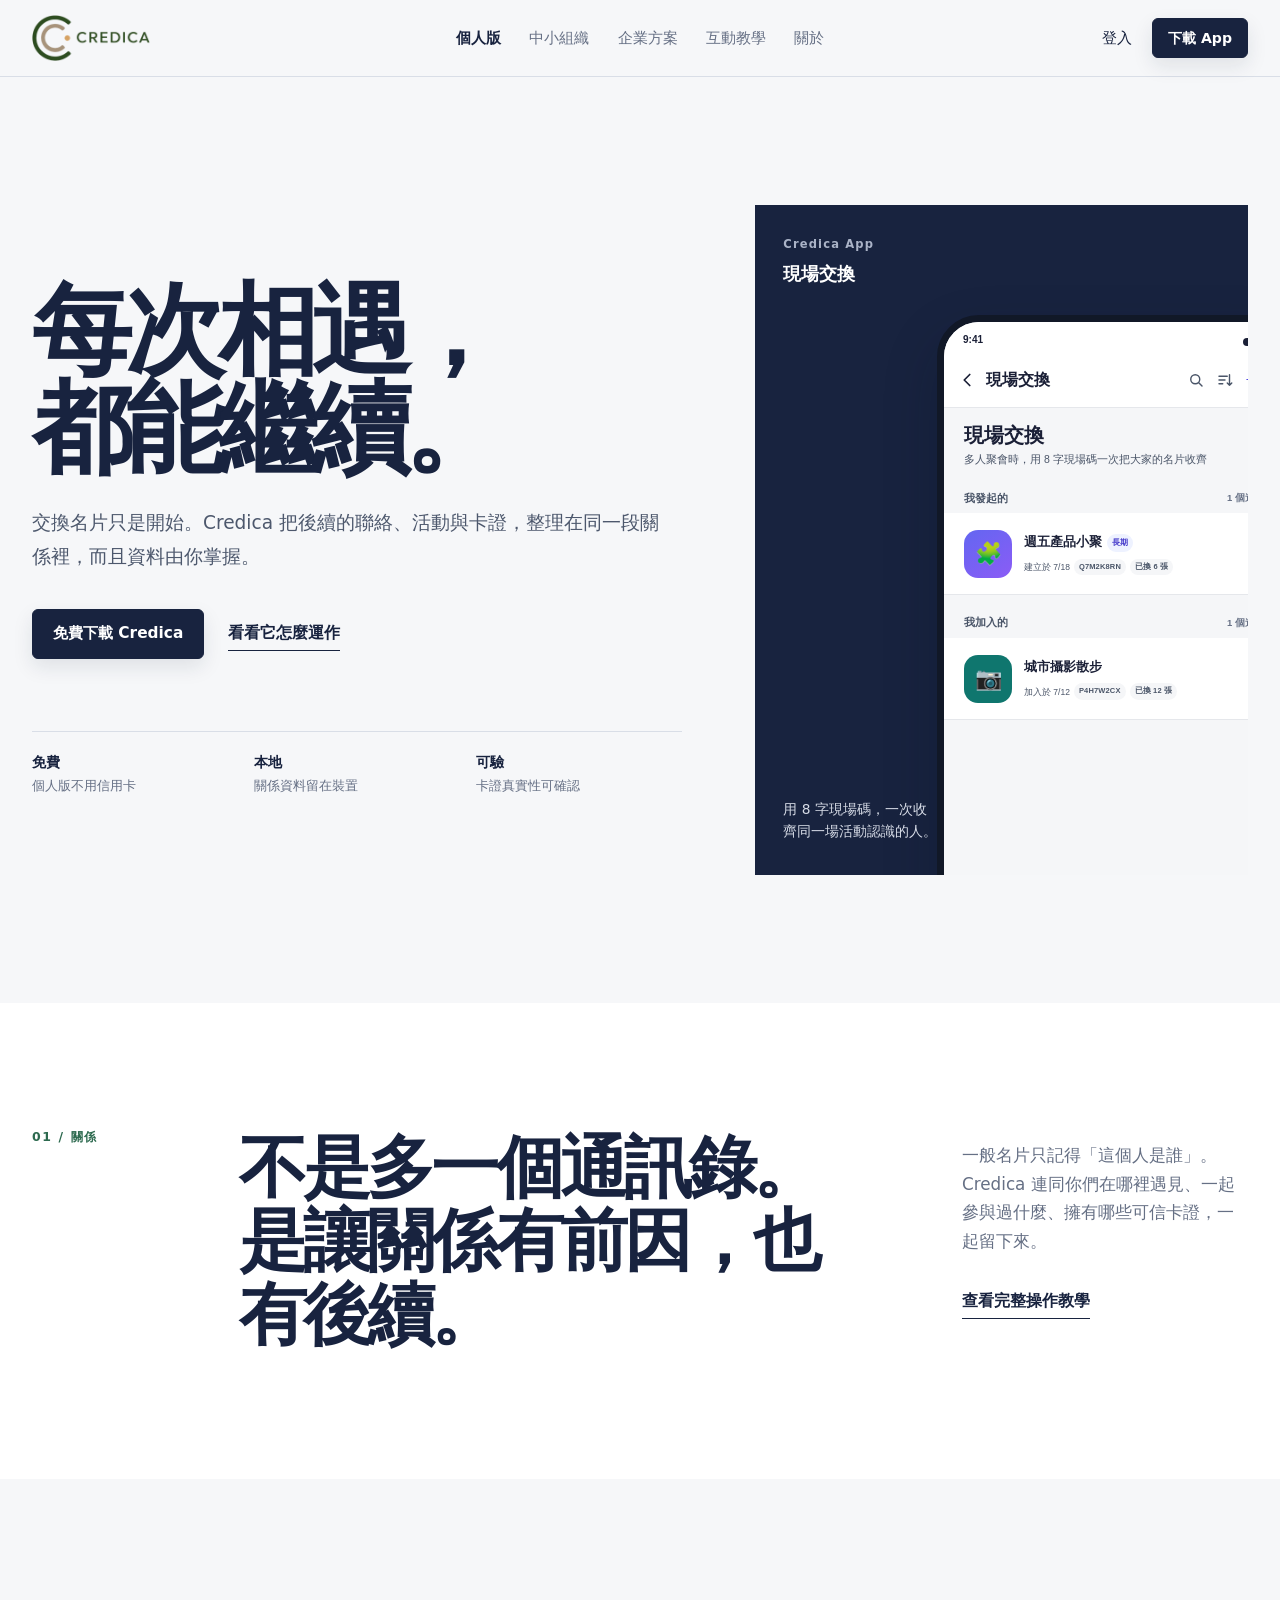
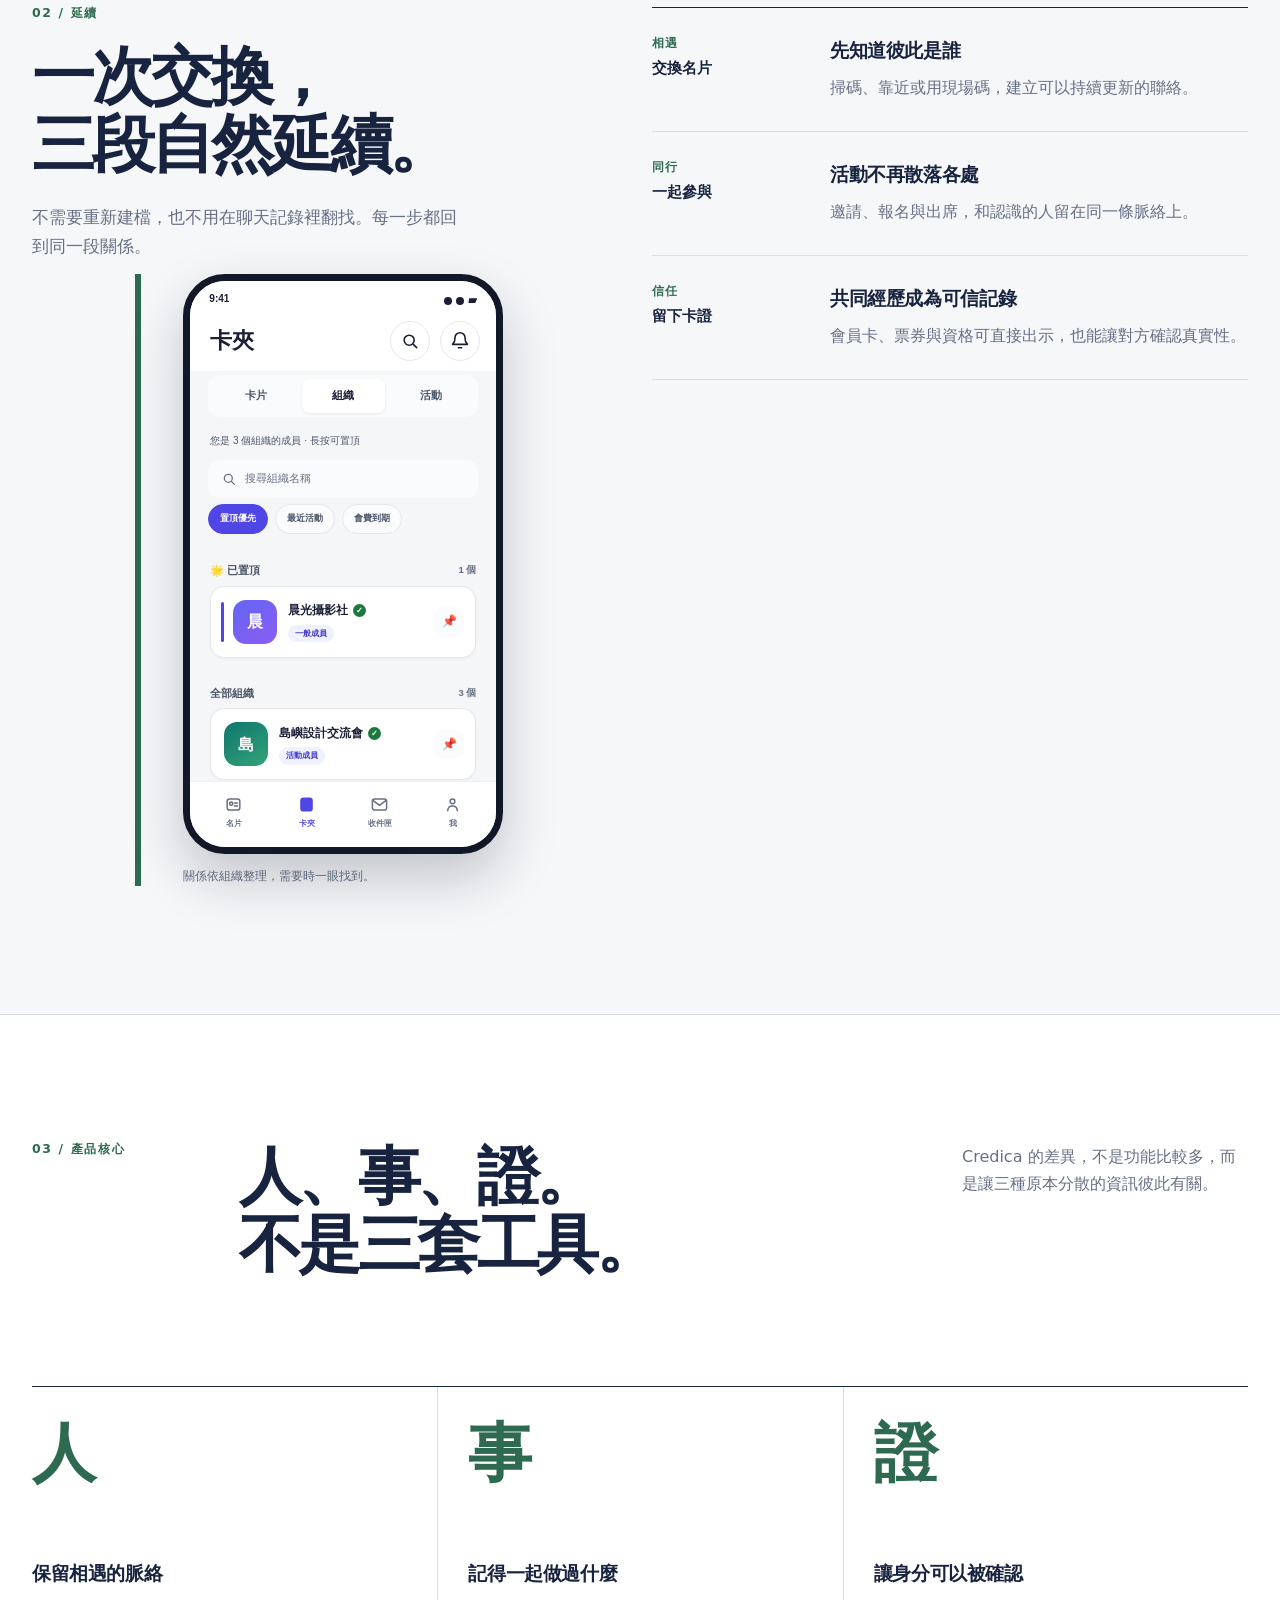
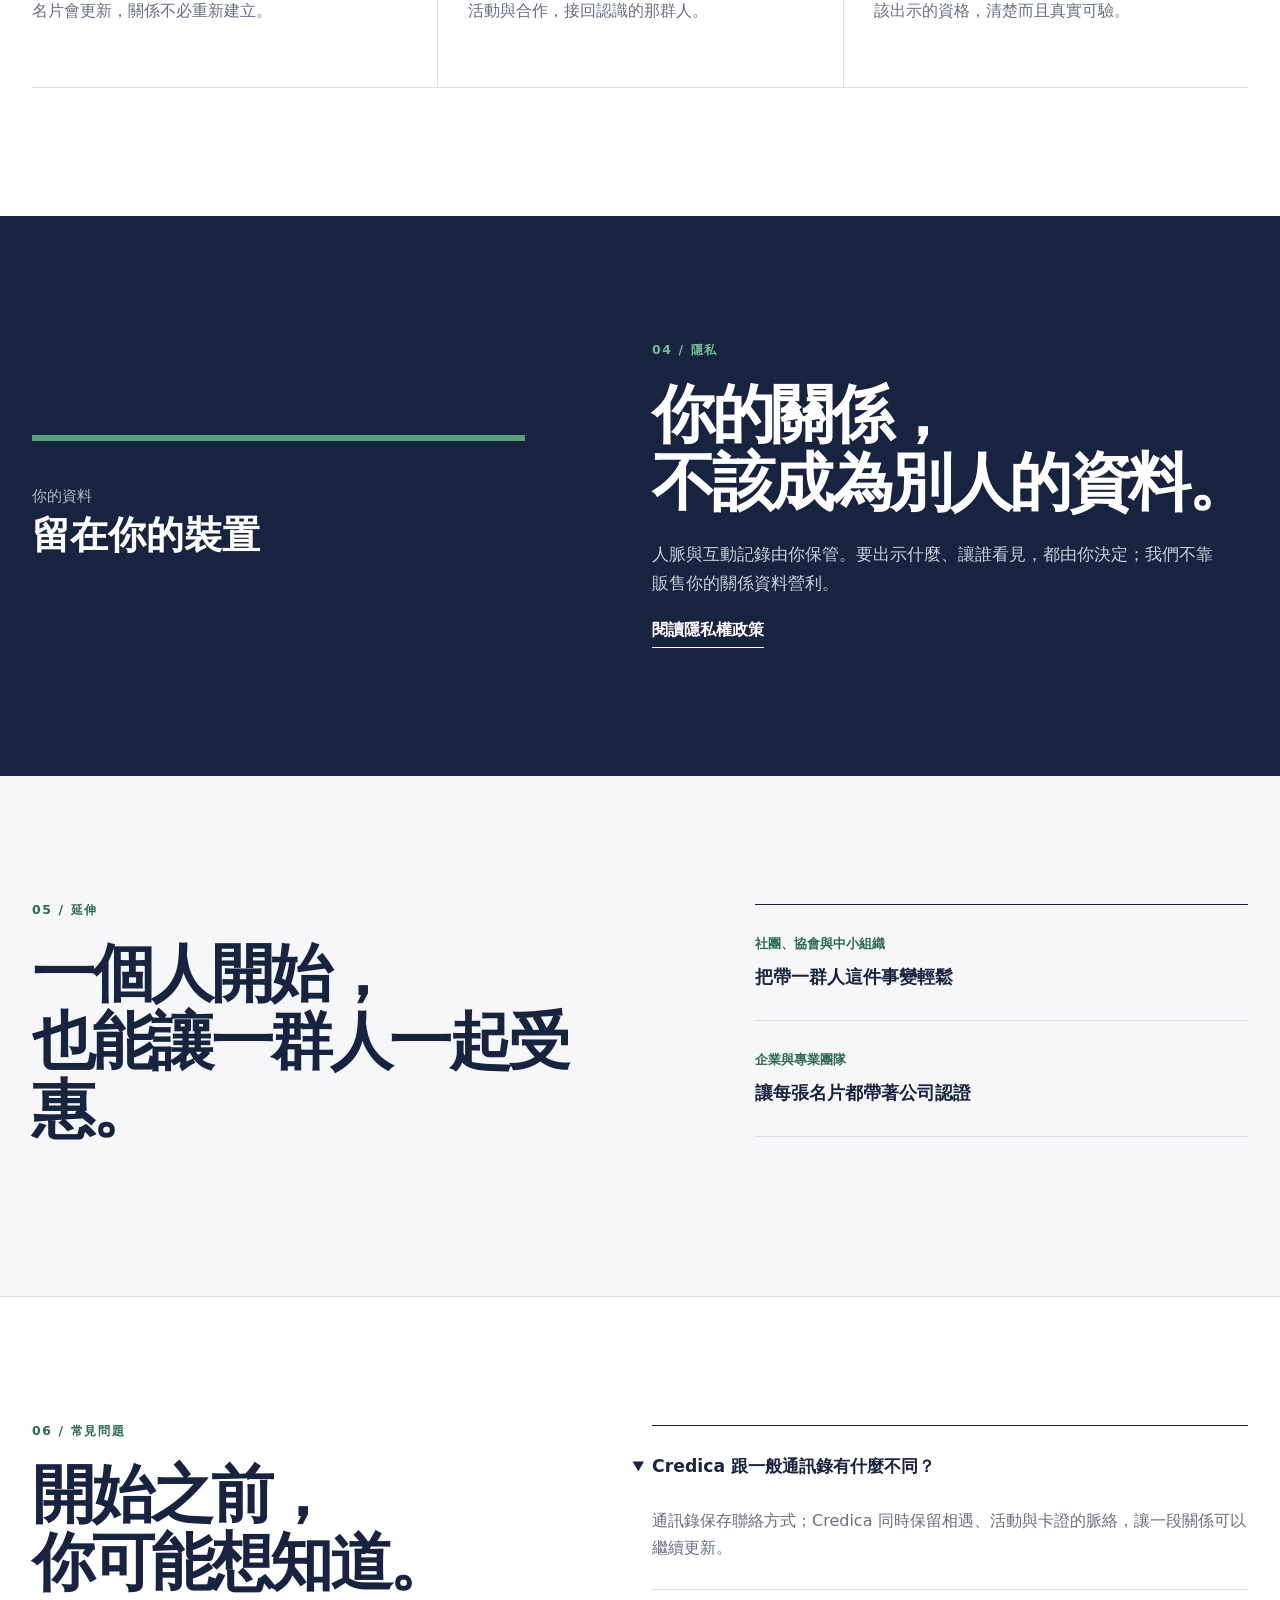
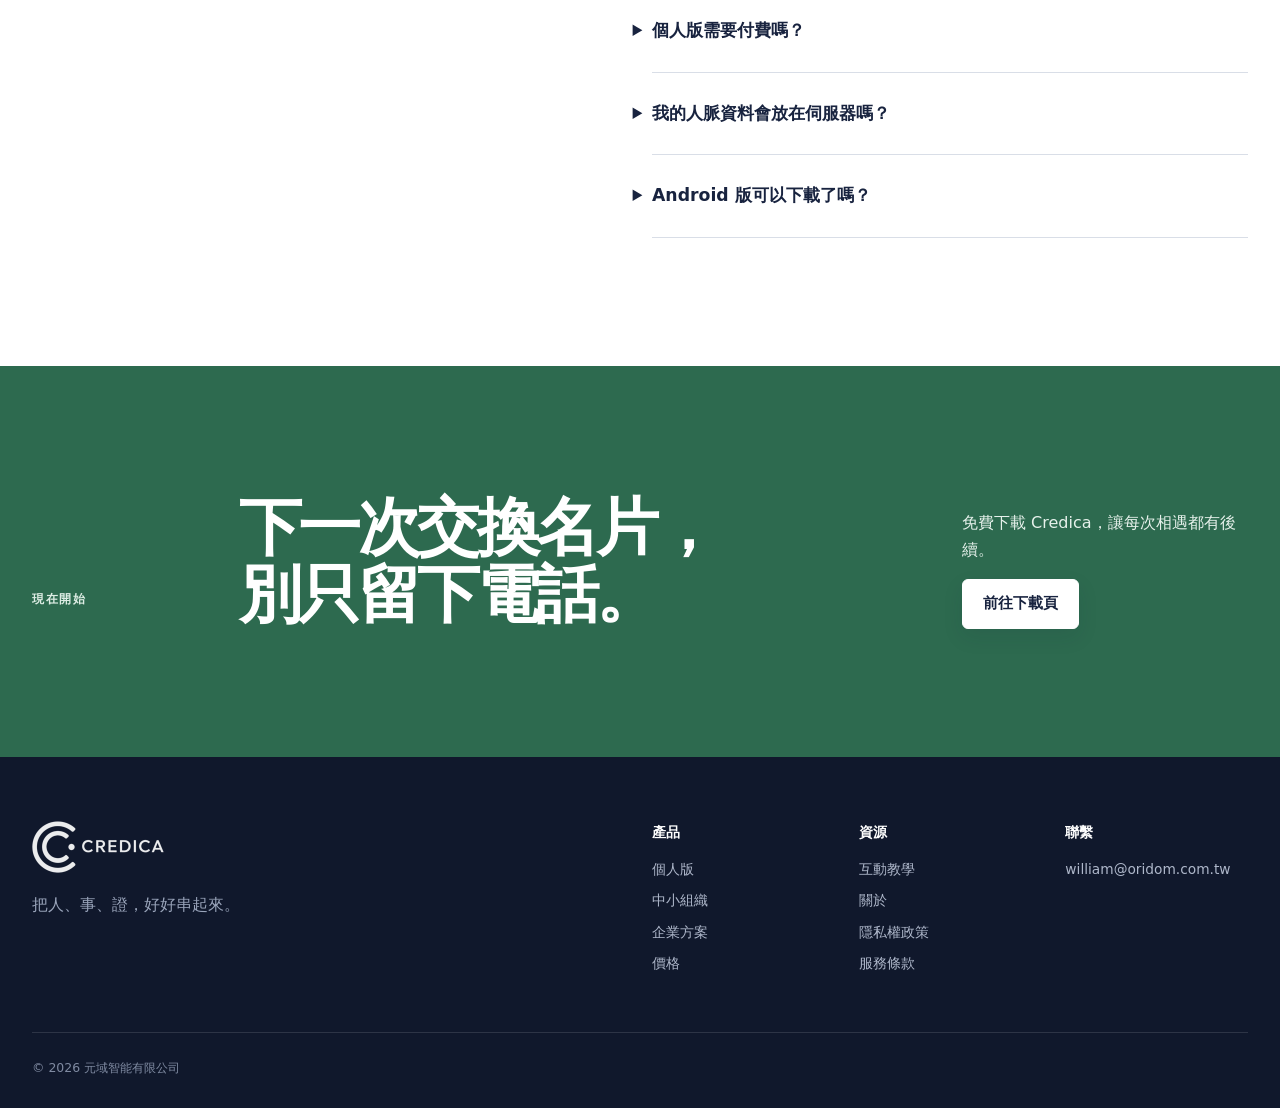
<file: index.html>
<!doctype html>
<html lang="zh-Hant-TW">
<head>
  <meta charset="utf-8">
  <meta name="viewport" content="width=device-width, initial-scale=1">
  <title>Credica — 每次相遇，都能繼續</title>
  <meta name="description" content="交換名片只是開始。Credica 把後續的聯絡、活動與卡證整理在同一段關係裡，而且資料由你掌握。">
  <meta name="robots" content="index, follow, max-image-preview:large, max-snippet:-1, max-video-preview:-1">
  <link rel="canonical" href="https://credica.app/">
  <link rel="alternate" hreflang="zh-TW" href="https://credica.app/">
  <link rel="alternate" hreflang="x-default" href="https://credica.app/">
  <link rel="icon" type="image/svg+xml" href="credica-mark.svg">
  <link rel="icon" type="image/png" sizes="32x32" href="favicon-32.png">
  <link rel="icon" type="image/png" sizes="16x16" href="favicon-16.png">
  <link rel="apple-touch-icon" sizes="180x180" href="apple-touch-icon.png">
  <meta property="og:title" content="Credica — 每次相遇，都能繼續">
  <meta property="og:description" content="把後續的聯絡、活動與卡證，整理在同一段關係裡。">
  <meta property="og:type" content="website">
  <meta property="og:site_name" content="Credica">
  <meta property="og:url" content="https://credica.app/">
  <meta property="og:image" content="https://credica.app/og-image.png">
  <meta property="og:image:width" content="1200">
  <meta property="og:image:height" content="630">
  <meta property="og:locale" content="zh_TW">
  <meta name="twitter:card" content="summary_large_image">
  <meta name="twitter:title" content="Credica — 每次相遇，都能繼續">
  <meta name="twitter:description" content="把後續的聯絡、活動與卡證，整理在同一段關係裡。">
  <meta name="twitter:image" content="https://credica.app/og-image.png">
  <script type="application/ld+json">
  {
    "@context": "https://schema.org",
    "@graph": [
      {
        "@type": "Organization",
        "@id": "https://credica.app/#organization",
        "name": "元域智能有限公司",
        "alternateName": "Credica",
        "url": "https://credica.app/",
        "logo": "https://credica.app/credica-mark.svg",
        "email": "william@oridom.com.tw"
      },
      {
        "@type": "WebSite",
        "@id": "https://credica.app/#website",
        "url": "https://credica.app/",
        "name": "Credica",
        "description": "把名片、人脈、活動與卡證整理在同一段關係裡。",
        "inLanguage": "zh-TW",
        "publisher": {"@id": "https://credica.app/#organization"}
      },
      {
        "@type": "SoftwareApplication",
        "@id": "https://credica.app/#app",
        "name": "Credica",
        "operatingSystem": "iOS",
        "applicationCategory": "BusinessApplication",
        "description": "交換名片只是開始。Credica 把後續的聯絡、活動與卡證整理在同一段關係裡。",
        "url": "https://credica.app/",
        "author": {"@id": "https://credica.app/#organization"},
        "offers": {"@type": "Offer", "price": "0", "priceCurrency": "TWD"}
      }
    ]
  }
  </script>
  <script src="analytics.js" defer></script>
  <link rel="stylesheet" href="tokens.css">
  <link rel="stylesheet" href="home-sample.css?v=20260718-4">
  <link rel="stylesheet" href="app-sim.css?v=20260718-2">
</head>
<body>
  <a class="skip-link" href="#main">跳至主要內容</a>

  <header class="site-header">
    <div class="grid-shell nav-grid">
      <a class="brand" href="/" aria-label="Credica 首頁">
        <img src="credica-wordmark.png?v=20260718-2" alt="Credica" width="264" height="104">
      </a>
      <nav class="desktop-nav" aria-label="主要導覽">
        <a aria-current="page" href="/">個人版</a>
        <a href="business.html">中小組織</a>
        <a href="enterprise.html">企業方案</a>
        <a href="tutorial.html">互動教學</a>
        <a href="about.html">關於</a>
      </nav>
      <div class="nav-actions">
        <a class="text-action" href="https://dashboard.credica.app" target="_blank" rel="noopener">登入</a>
        <a class="button button-small" href="https://zymai.com.tw" target="_blank" rel="noopener">下載 App</a>
      </div>
      <button class="menu-button" type="button" aria-expanded="false" aria-controls="mobile-nav">選單</button>
    </div>
    <nav class="mobile-nav" id="mobile-nav" aria-label="手機導覽" hidden>
      <a aria-current="page" href="/">個人版</a>
      <a href="business.html">中小組織</a>
      <a href="enterprise.html">企業方案</a>
      <a href="tutorial.html">互動教學</a>
      <a href="about.html">關於</a>
      <a href="https://dashboard.credica.app" target="_blank" rel="noopener">登入</a>
    </nav>
  </header>

  <main id="main">
    <section class="hero section-pad">
      <div class="grid-shell hero-grid">
        <div class="hero-copy">
          <h1>每次相遇，<br>都能繼續。</h1>
          <p class="hero-lede">交換名片只是開始。Credica 把後續的聯絡、活動與卡證，整理在同一段關係裡，而且資料由你掌握。</p>
          <div class="hero-actions">
            <a class="button" href="https://zymai.com.tw" target="_blank" rel="noopener">免費下載 Credica</a>
            <a class="inline-link" href="#continuity">看看它怎麼運作</a>
          </div>
          <dl class="hero-facts" aria-label="產品重點">
            <div><dt>免費</dt><dd>個人版不用信用卡</dd></div>
            <div><dt>本地</dt><dd>關係資料留在裝置</dd></div>
            <div><dt>可驗</dt><dd>卡證真實性可確認</dd></div>
          </dl>
        </div>

        <div class="hero-product" aria-label="Credica App 現場交換介面">
          <div class="product-stage">
            <div class="stage-label"><span>Credica App</span><strong>現場交換</strong></div>
            <div class="app-sim app-sim-exchange">
              <div class="app-status"><span>9:41</span><span class="status-icons" aria-hidden="true"><i></i><i></i><b></b></span></div>
              <div class="exchange-toolbar">
                <span class="app-back" aria-hidden="true"><svg viewBox="0 0 24 24"><path d="m15 18-6-6 6-6"/></svg></span>
                <strong>現場交換</strong>
                <div class="exchange-actions">
                  <svg viewBox="0 0 24 24" aria-hidden="true"><circle cx="11" cy="11" r="6"/><path d="m16 16 4 4"/></svg>
                  <svg viewBox="0 0 24 24" aria-hidden="true"><path d="M4 7h11M4 12h8M4 17h5M18 5v14m0 0-3-3m3 3 3-3"/></svg>
                  <b><svg viewBox="0 0 24 24" aria-hidden="true"><path d="M10 17l5-5-5-5M15 12H3M14 4h6v16h-6"/></svg>加入</b>
                </div>
              </div>
              <div class="app-scroll">
                <header class="app-page-head"><p class="app-screen-title">現場交換</p><p>多人聚會時，用 8 字現場碼一次把大家的名片收齊</p></header>
                <div class="app-section-label"><strong>我發起的</strong><span>1 個進行中</span></div>
                <article class="exchange-row"><div class="exchange-icon">🧩</div><div class="exchange-copy"><div><strong>週五產品小聚</strong><span class="long-badge">長期</span></div><p><span>建立於 7/18</span><b>Q7M2K8RN</b><b>已換 6 張</b></p></div><svg class="row-chevron" viewBox="0 0 24 24" aria-hidden="true"><path d="m9 18 6-6-6-6"/></svg></article>
                <div class="app-section-label"><strong>我加入的</strong><span>1 個進行中</span></div>
                <article class="exchange-row"><div class="exchange-icon exchange-icon-alt">📷</div><div class="exchange-copy"><div><strong>城市攝影散步</strong></div><p><span>加入於 7/12</span><b>P4H7W2CX</b><b>已換 12 張</b></p></div><svg class="row-chevron" viewBox="0 0 24 24" aria-hidden="true"><path d="m9 18 6-6-6-6"/></svg></article>
              </div>
              <div class="app-fab"><svg viewBox="0 0 24 24" aria-hidden="true"><path d="M12 5v14M5 12h14"/></svg>發起現場交換</div>
            </div>
            <p class="stage-note">用 8 字現場碼，一次收齊同一場活動認識的人。</p>
          </div>
        </div>
      </div>
    </section>

    <section class="statement section-pad" aria-labelledby="statement-title">
      <div class="grid-shell statement-grid">
        <p class="section-index">01 / 關係</p>
        <div class="statement-title">
          <h2 id="statement-title">不是多一個通訊錄。<br>是讓關係有前因，也有後續。</h2>
        </div>
        <div class="statement-body">
          <p>一般名片只記得「這個人是誰」。Credica 連同你們在哪裡遇見、一起參與過什麼、擁有哪些可信卡證，一起留下來。</p>
          <a class="inline-link" href="tutorial.html">查看完整操作教學</a>
        </div>
      </div>
    </section>

    <section class="continuity section-pad" id="continuity" aria-labelledby="continuity-title">
      <div class="grid-shell continuity-grid">
        <div class="continuity-heading">
          <p class="section-index">02 / 延續</p>
          <h2 id="continuity-title">一次交換，<br>三段自然延續。</h2>
          <p>不需要重新建檔，也不用在聊天記錄裡翻找。每一步都回到同一段關係。</p>
        </div>

        <ol class="relationship-ledger">
          <li>
            <div class="ledger-meta"><span>相遇</span><strong>交換名片</strong></div>
            <div class="ledger-copy"><h3>先知道彼此是誰</h3><p>掃碼、靠近或用現場碼，建立可以持續更新的聯絡。</p></div>
          </li>
          <li>
            <div class="ledger-meta"><span>同行</span><strong>一起參與</strong></div>
            <div class="ledger-copy"><h3>活動不再散落各處</h3><p>邀請、報名與出席，和認識的人留在同一條脈絡上。</p></div>
          </li>
          <li>
            <div class="ledger-meta"><span>信任</span><strong>留下卡證</strong></div>
            <div class="ledger-copy"><h3>共同經歷成為可信記錄</h3><p>會員卡、票券與資格可直接出示，也能讓對方確認真實性。</p></div>
          </li>
        </ol>

        <div class="ledger-screen" aria-label="Credica App 組織卡夾介面">
          <div class="app-sim app-sim-orgs app-sim-compact">
            <div class="app-status"><span>9:41</span><span class="status-icons" aria-hidden="true"><i></i><i></i><b></b></span></div>
            <div class="app-toolbar"><strong>卡夾</strong><div><span class="round-icon"><svg viewBox="0 0 24 24" aria-hidden="true"><circle cx="11" cy="11" r="6"/><path d="m16 16 4 4"/></svg></span><span class="round-icon"><svg viewBox="0 0 24 24" aria-hidden="true"><path d="M18 8a6 6 0 0 0-12 0c0 7-3 7-3 8h18c0-1-3-1-3-8M10 20h4"/></svg></span></div></div>
            <div class="app-segments"><span>卡片</span><span class="is-active">組織</span><span>活動</span></div>
            <div class="app-scroll">
              <p class="org-summary">您是 3 個組織的成員 · 長按可置頂</p>
              <div class="app-search"><svg viewBox="0 0 24 24" aria-hidden="true"><circle cx="11" cy="11" r="6"/><path d="m16 16 4 4"/></svg><span>搜尋組織名稱</span></div>
              <div class="app-filter"><span class="is-active">置頂優先</span><span>最近活動</span><span>會費到期</span></div>
              <div class="app-section-label"><strong>🌟 已置頂</strong><span>1 個</span></div>
              <article class="org-row is-pinned"><i></i><div class="org-avatar">晨</div><div class="org-copy"><div><strong>晨光攝影社</strong><span class="verified-dot">✓</span></div><p>一般成員</p></div><button type="button" aria-label="取消置頂">📌</button></article>
              <div class="app-section-label"><strong>全部組織</strong><span>3 個</span></div>
              <article class="org-row"><div class="org-avatar org-avatar-alt">島</div><div class="org-copy"><div><strong>島嶼設計交流會</strong><span class="verified-dot">✓</span></div><p>活動成員</p></div><button type="button" aria-label="置頂">📌</button></article>
            </div>
            <nav class="app-tabs" aria-label="App 底部分頁"><span><svg viewBox="0 0 24 24" aria-hidden="true"><rect x="4" y="5" width="16" height="14" rx="3"/><circle cx="9" cy="11" r="2"/><path d="M13 10h4M13 14h4"/></svg>名片</span><span class="is-active"><svg viewBox="0 0 24 24" aria-hidden="true"><rect x="5" y="4" width="14" height="16" rx="3"/><path d="M8 8h8M8 12h8M8 16h5"/></svg>卡夾</span><span><svg viewBox="0 0 24 24" aria-hidden="true"><rect x="3" y="5" width="18" height="14" rx="3"/><path d="m4 7 8 6 8-6"/></svg>收件匣</span><span><svg viewBox="0 0 24 24" aria-hidden="true"><circle cx="12" cy="8" r="3"/><path d="M6 20c0-4 2-6 6-6s6 2 6 6"/></svg>我</span></nav>
          </div>
          <p class="sim-caption">關係依組織整理，需要時一眼找到。</p>
        </div>
      </div>
    </section>

    <section class="pillars section-pad" aria-labelledby="pillars-title">
      <div class="grid-shell">
        <div class="section-heading-row">
          <p class="section-index">03 / 產品核心</p>
          <h2 id="pillars-title">人、事、證。<br>不是三套工具。</h2>
          <p>Credica 的差異，不是功能比較多，而是讓三種原本分散的資訊彼此有關。</p>
        </div>
        <div class="pillar-list">
          <article><span class="pillar-word">人</span><h3>保留相遇的脈絡</h3><p>名片會更新，關係不必重新建立。</p></article>
          <article><span class="pillar-word">事</span><h3>記得一起做過什麼</h3><p>活動與合作，接回認識的那群人。</p></article>
          <article><span class="pillar-word">證</span><h3>讓身分可以被確認</h3><p>該出示的資格，清楚而且真實可驗。</p></article>
        </div>
      </div>
    </section>

    <section class="privacy-band section-pad" aria-labelledby="privacy-title">
      <div class="grid-shell privacy-grid">
        <div class="privacy-proof" aria-hidden="true">
          <span class="privacy-rule"></span><p>你的資料</p><strong>留在你的裝置</strong>
        </div>
        <div class="privacy-copy">
          <p class="section-index">04 / 隱私</p>
          <h2 id="privacy-title">你的關係，<br>不該成為別人的資料。</h2>
          <p>人脈與互動記錄由你保管。要出示什麼、讓誰看見，都由你決定；我們不靠販售你的關係資料營利。</p>
          <a class="inline-link inverse" href="privacy.html">閱讀隱私權政策</a>
        </div>
      </div>
    </section>

    <section class="audiences section-pad" aria-labelledby="audiences-title">
      <div class="grid-shell audiences-grid">
        <div><p class="section-index">05 / 延伸</p><h2 id="audiences-title">一個人開始，<br>也能讓一群人一起受惠。</h2></div>
        <div class="audience-links">
          <a href="business.html"><span>社團、協會與中小組織</span><strong>把帶一群人這件事變輕鬆</strong></a>
          <a href="enterprise.html"><span>企業與專業團隊</span><strong>讓每張名片都帶著公司認證</strong></a>
        </div>
      </div>
    </section>

    <section class="faq section-pad" aria-labelledby="faq-title">
      <div class="grid-shell faq-grid">
        <div><p class="section-index">06 / 常見問題</p><h2 id="faq-title">開始之前，<br>你可能想知道。</h2></div>
        <div class="faq-list">
          <details open><summary>Credica 跟一般通訊錄有什麼不同？</summary><p>通訊錄保存聯絡方式；Credica 同時保留相遇、活動與卡證的脈絡，讓一段關係可以繼續更新。</p></details>
          <details><summary>個人版需要付費嗎？</summary><p>個人版免費使用，不用信用卡，也沒有廣告。</p></details>
          <details><summary>我的人脈資料會放在伺服器嗎？</summary><p>個人的名片、聯絡人與互動記錄主要留在你的裝置，由你掌握與管理。</p></details>
          <details><summary>Android 版可以下載了嗎？</summary><p>目前 iOS 版已上架 App Store，Android 版仍在準備中。</p></details>
        </div>
      </div>
    </section>

    <section class="final-cta section-pad" aria-labelledby="cta-title">
      <div class="grid-shell final-grid">
        <p class="section-index">現在開始</p>
        <h2 id="cta-title">下一次交換名片，<br>別只留下電話。</h2>
        <div class="final-action"><p>免費下載 Credica，讓每次相遇都有後續。</p><a class="button button-light" href="https://zymai.com.tw" target="_blank" rel="noopener">前往下載頁</a></div>
      </div>
    </section>
  </main>

  <footer class="site-footer">
    <div class="grid-shell footer-grid">
      <div class="footer-brand"><img src="credica-wordmark.png?v=20260718-2" alt="Credica" width="264" height="104"><p>把人、事、證，好好串起來。</p></div>
      <nav aria-label="頁尾產品連結"><strong>產品</strong><a href="/">個人版</a><a href="business.html">中小組織</a><a href="enterprise.html">企業方案</a><a href="pricing.html">價格</a></nav>
      <nav aria-label="頁尾資源連結"><strong>資源</strong><a href="tutorial.html">互動教學</a><a href="about.html">關於</a><a href="privacy.html">隱私權政策</a><a href="terms.html">服務條款</a></nav>
      <div class="footer-contact"><strong>聯繫</strong><a href="mailto:william@oridom.com.tw">william@oridom.com.tw</a></div>
      <p class="copyright">© 2026 元域智能有限公司</p>
    </div>
  </footer>

  <script src="home-sample.js?v=20260718-4"></script>
</body>
</html>
</file>
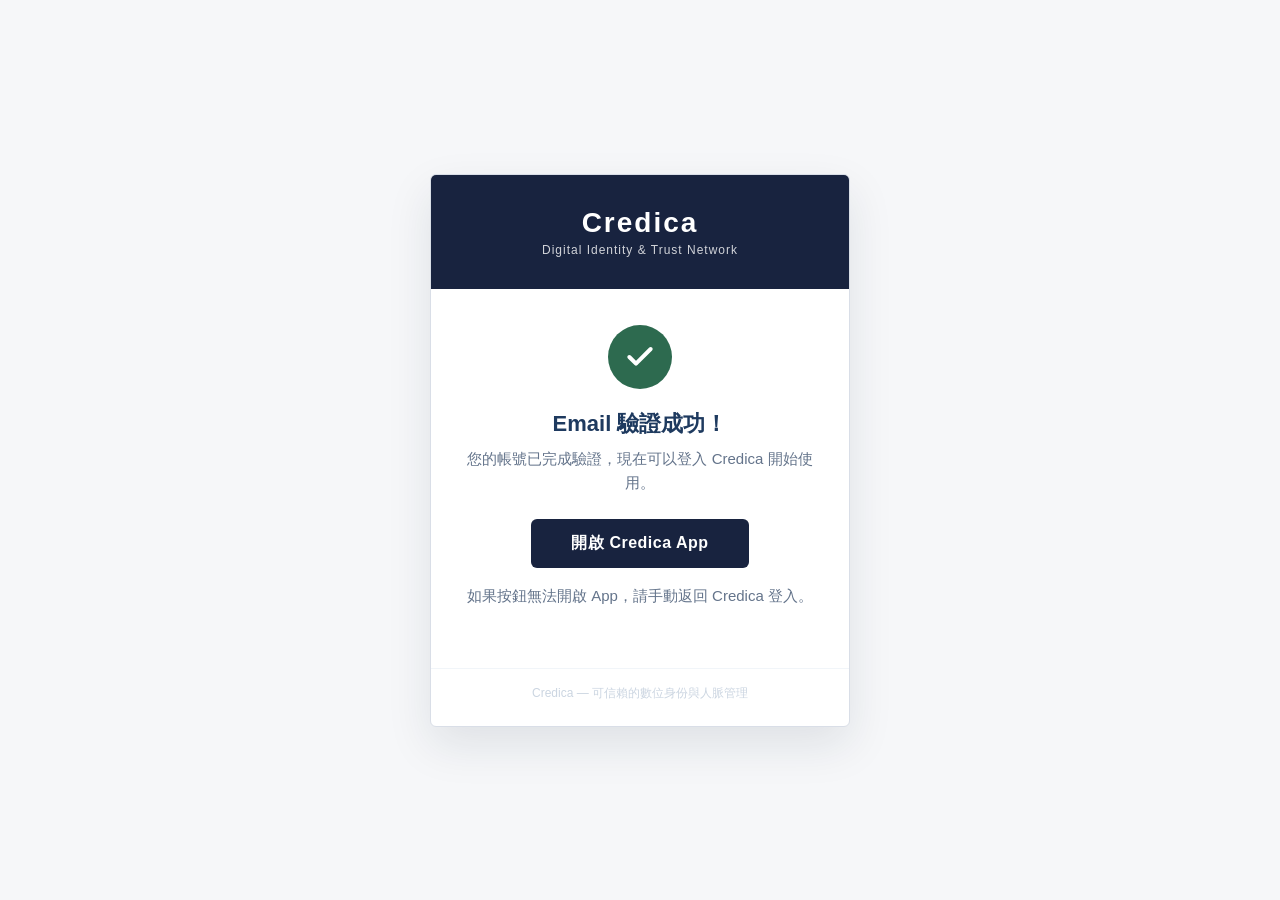
<file: auth/index.html>
<!DOCTYPE html>
<html lang="zh-TW">
<head>
  <meta charset="UTF-8">
  <meta name="viewport" content="width=device-width, initial-scale=1.0">
  <meta name="robots" content="noindex, nofollow">
  <title>Credica — 驗證成功</title>
  <style>
    * { margin: 0; padding: 0; box-sizing: border-box; }
    body {
      font-family: -apple-system, BlinkMacSystemFont, 'Segoe UI', Roboto, sans-serif;
      background-color: #f5f7fa;
      display: flex;
      align-items: center;
      justify-content: center;
      min-height: 100vh;
      padding: 24px;
    }
    .card {
      background: #fff;
      border-radius: 16px;
      box-shadow: 0 2px 12px rgba(0,0,0,0.08);
      max-width: 420px;
      width: 100%;
      overflow: hidden;
      text-align: center;
    }
    .header {
      background-color: #1E3A5F;
      padding: 32px 24px;
    }
    .header h1 {
      color: #fff;
      font-size: 28px;
      font-weight: 700;
      letter-spacing: 2px;
    }
    .header p {
      color: rgba(255,255,255,0.8);
      font-size: 12px;
      margin-top: 4px;
      letter-spacing: 1px;
    }
    .body {
      padding: 36px 32px;
    }
    .check-icon {
      width: 64px;
      height: 64px;
      background-color: #0D9488;
      border-radius: 50%;
      display: flex;
      align-items: center;
      justify-content: center;
      margin: 0 auto 20px;
    }
    .check-icon svg {
      width: 32px;
      height: 32px;
      fill: none;
      stroke: #fff;
      stroke-width: 3;
      stroke-linecap: round;
      stroke-linejoin: round;
    }
    .body h2 {
      font-size: 22px;
      font-weight: 600;
      color: #1E3A5F;
      margin-bottom: 8px;
    }
    .body p {
      font-size: 15px;
      color: #64748b;
      line-height: 1.6;
      margin-bottom: 24px;
    }
    .open-app-btn {
      display: inline-block;
      background-color: #1E3A5F;
      color: #fff;
      text-decoration: none;
      font-size: 16px;
      font-weight: 600;
      padding: 14px 40px;
      border-radius: 8px;
      letter-spacing: 0.5px;
      transition: opacity 0.2s;
    }
    .open-app-btn:hover { opacity: 0.9; }
    .hint {
      font-size: 13px;
      color: #94a3b8;
      margin-top: 16px;
    }
    .footer {
      padding: 16px 32px 24px;
      border-top: 1px solid #f1f5f9;
      font-size: 12px;
      color: #cbd5e1;
    }
  </style>
  <link rel="stylesheet" href="../status-page.css">
</head>
<body>
  <div class="card">
    <div class="header">
      <h1>Credica</h1>
      <p>Digital Identity & Trust Network</p>
    </div>
    <div class="body">
      <div class="check-icon">
        <svg viewBox="0 0 24 24"><polyline points="20 6 9 17 4 12"/></svg>
      </div>
      <h2>Email 驗證成功！</h2>
      <p>您的帳號已完成驗證，現在可以登入 Credica 開始使用。</p>
      <a class="open-app-btn" href="io.supabase.credica://login-callback/">開啟 Credica App</a>
      <p class="hint">如果按鈕無法開啟 App，請手動返回 Credica 登入。</p>
    </div>
    <div class="footer">
      Credica — 可信賴的數位身份與人脈管理
    </div>
  </div>
</body>
</html>
</file>
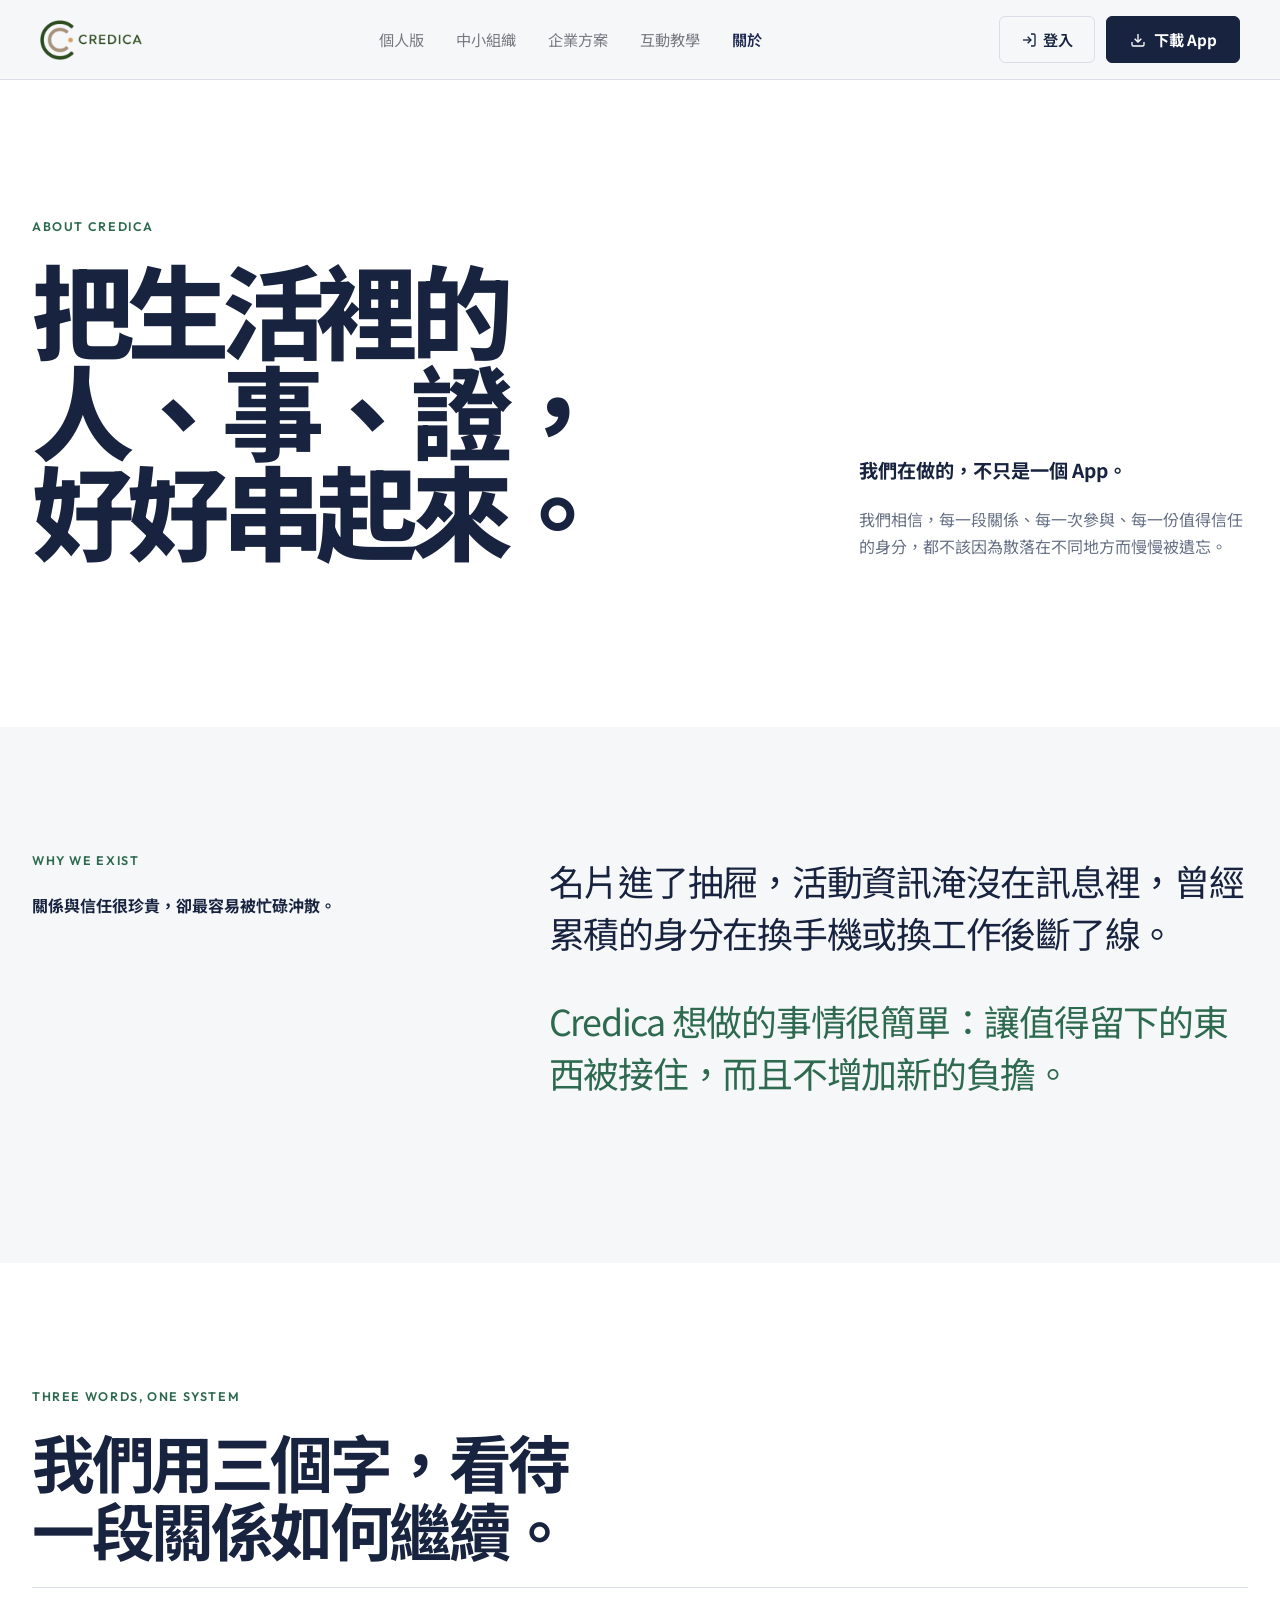
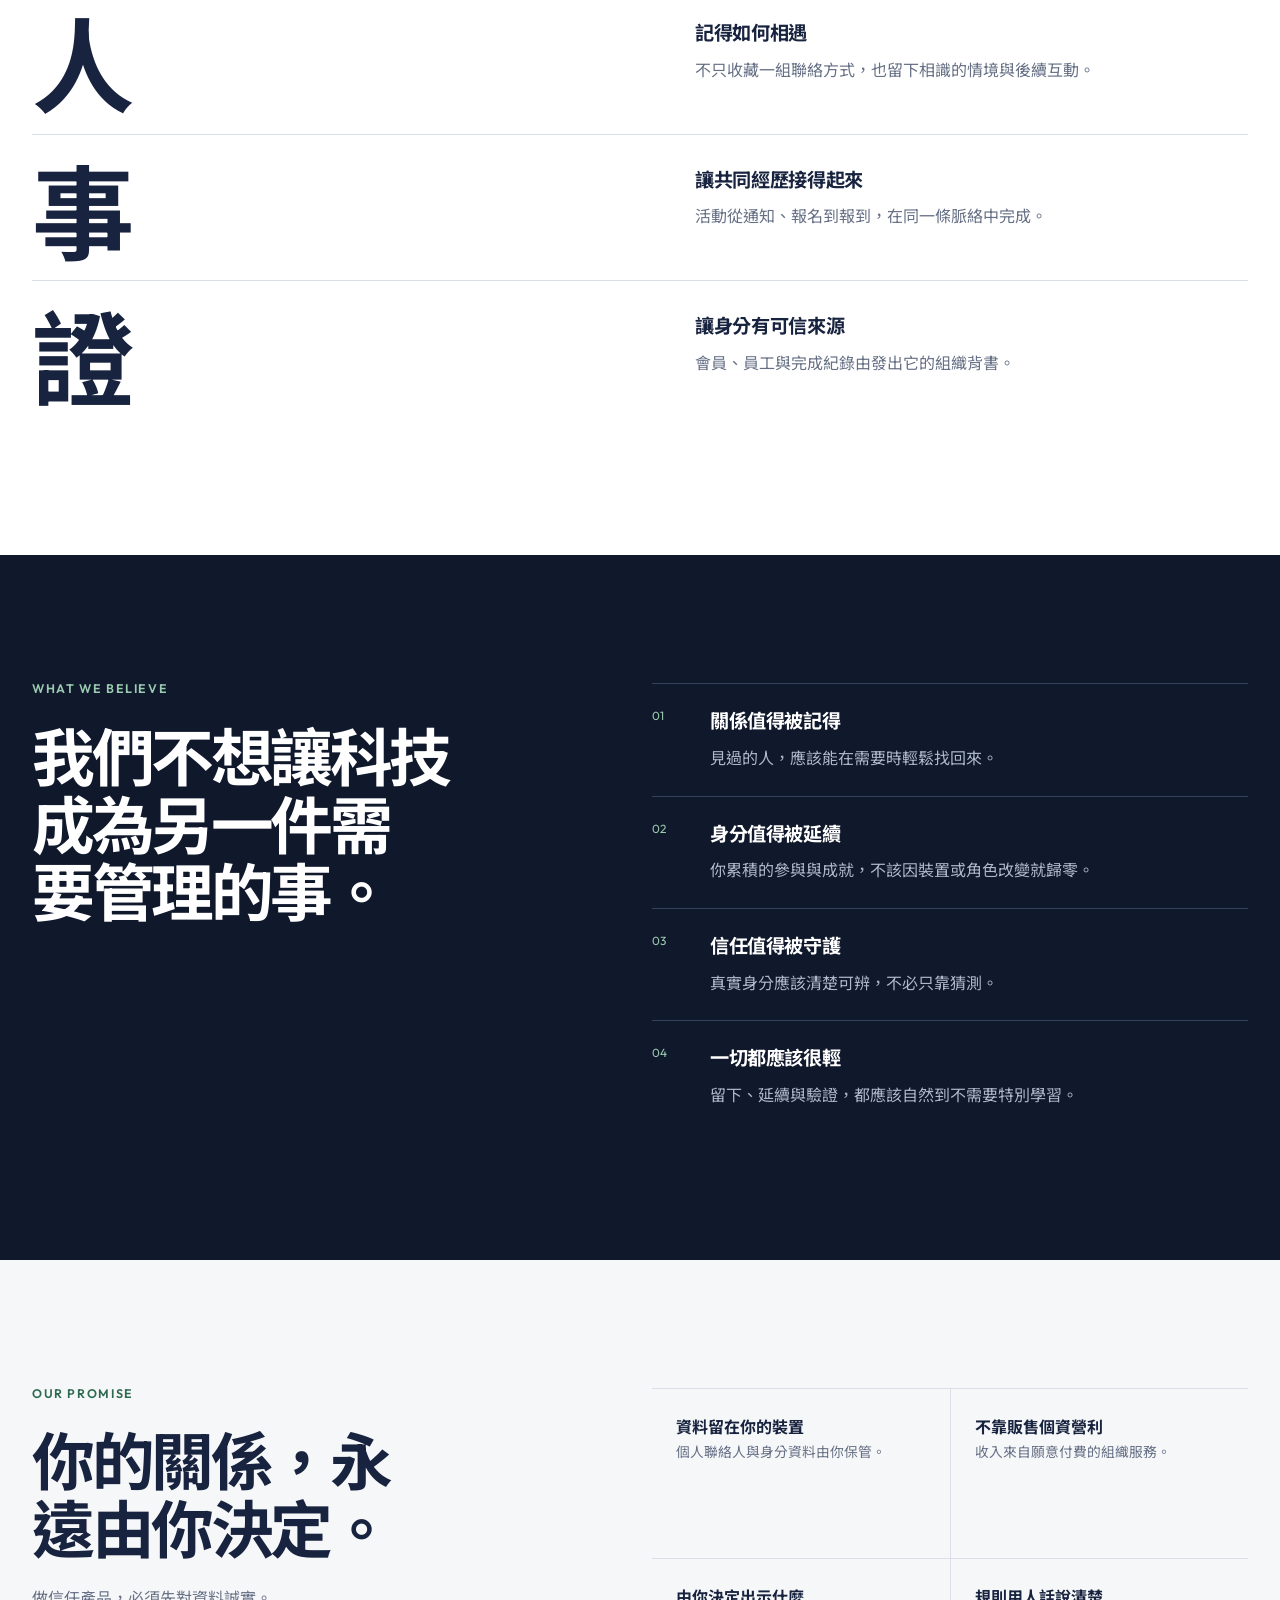
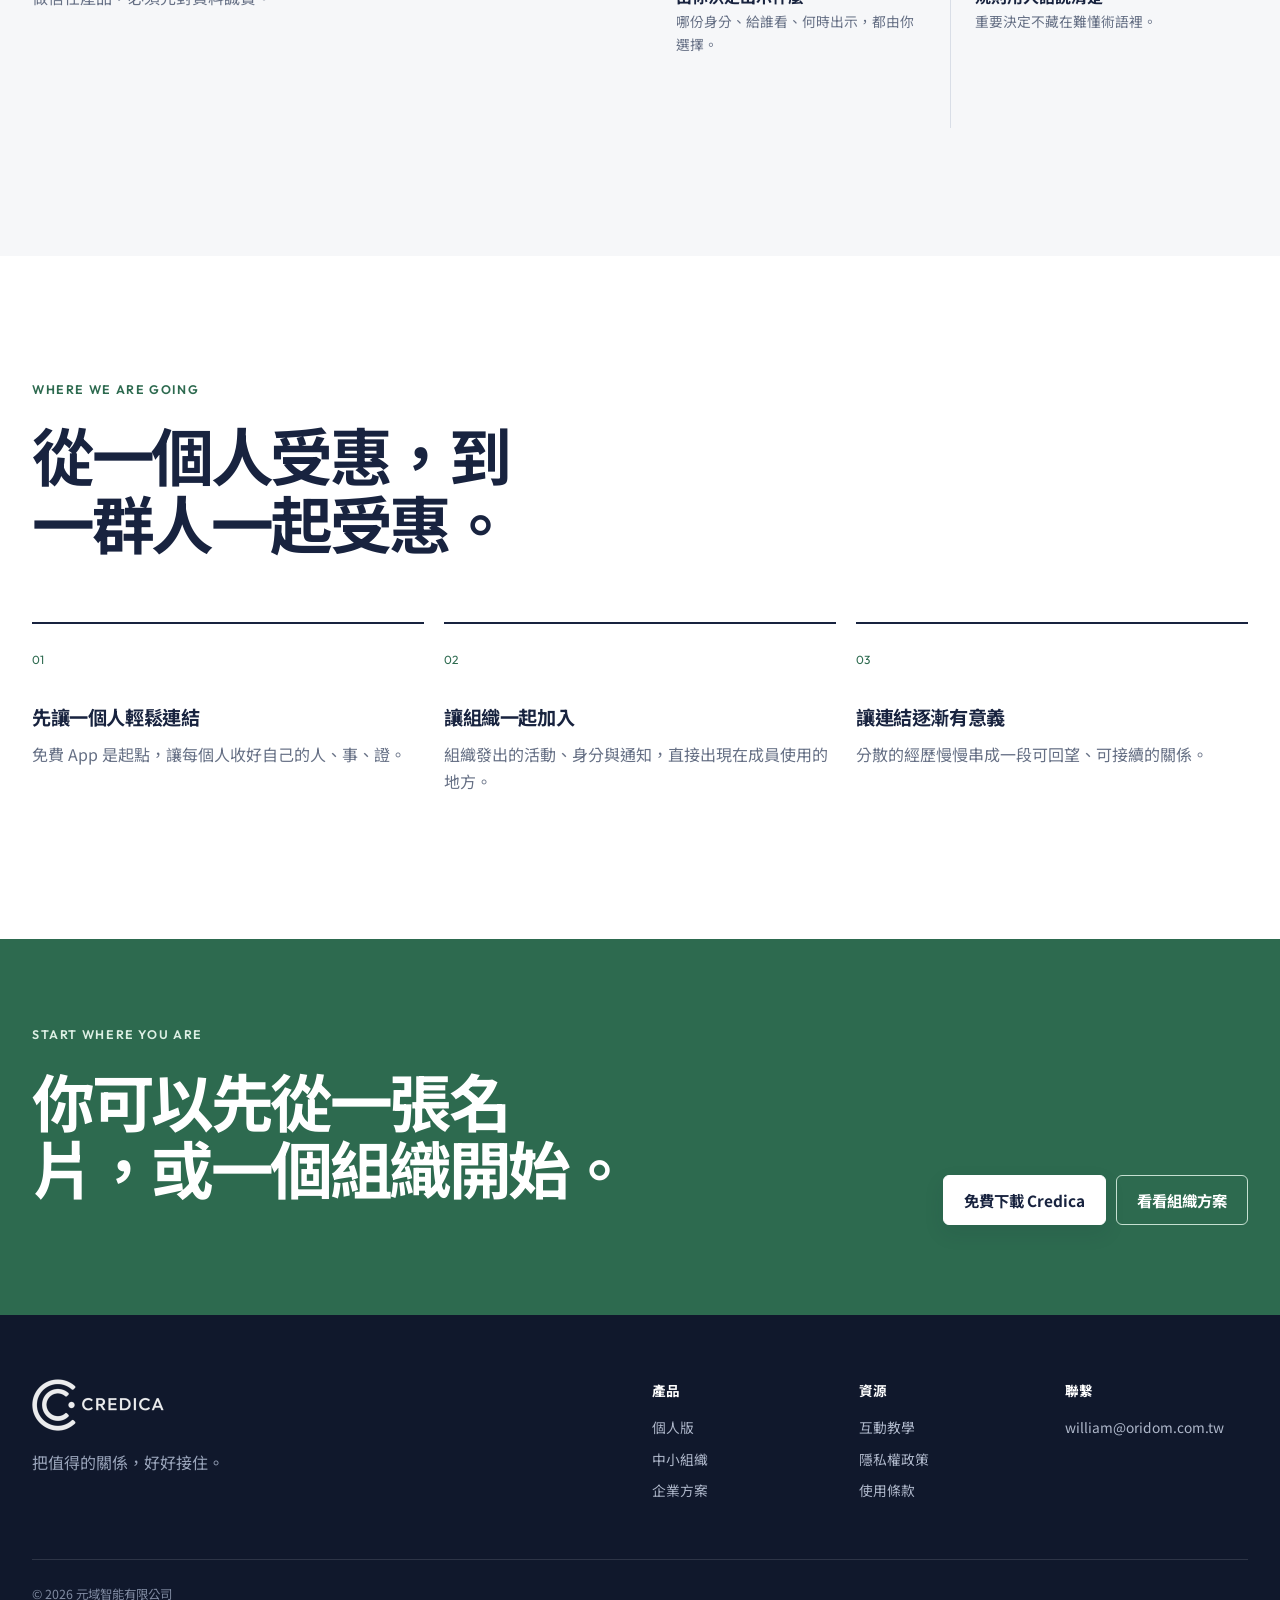
<file: about.html>
<!doctype html><html lang="zh-Hant-TW"><head><meta charset="utf-8"><meta name="viewport" content="width=device-width,initial-scale=1"><title>關於 Credica｜把人、事、證，好好串起來</title><meta name="description" content="Credica 相信生活裡的關係與信任值得被妥善對待。從一個免費的個人 App 開始，讓人、活動與可信身分自然接續。"><meta name="robots" content="index, follow, max-image-preview:large, max-snippet:-1, max-video-preview:-1"><link rel="canonical" href="https://credica.app/about.html"><meta property="og:title" content="關於 Credica｜把人、事、證，好好串起來"><meta property="og:description" content="從一個免費的個人 App 開始，讓人、活動與可信身分自然接續。"><meta property="og:type" content="website"><meta property="og:site_name" content="Credica"><meta property="og:locale" content="zh_TW"><meta property="og:url" content="https://credica.app/about.html"><meta property="og:image" content="https://credica.app/og-image.png"><meta name="twitter:card" content="summary_large_image"><meta name="twitter:title" content="關於 Credica｜把人、事、證，好好串起來"><meta name="twitter:description" content="從一個免費的個人 App 開始，讓人、活動與可信身分自然接續。"><meta name="twitter:image" content="https://credica.app/og-image.png"><link rel="icon" href="credica-mark.svg"><link rel="preconnect" href="https://fonts.googleapis.com"><link rel="preconnect" href="https://fonts.gstatic.com" crossorigin><link href="https://fonts.googleapis.com/css2?family=Noto+Sans+TC:wght@400;500;600;700;800&family=Outfit:wght@500;600;700&display=swap" rel="stylesheet"><link rel="stylesheet" href="tokens.css"><link rel="stylesheet" href="brand.css"><link rel="stylesheet" href="about.css"></head><body>
<script src="analytics.js" defer></script><a class="skip-link" href="#main">跳到主要內容</a><div id="site-nav" data-active="about" data-cta="download"></div><main id="main">
<section class="about-hero"><div class="grid-shell"><div class="about-title"><p class="section-index">About Credica</p><h1>把生活裡的人、事、證，好好串起來。</h1></div><div class="about-opening"><p>我們在做的，不只是一個 App。</p><p>我們相信，每一段關係、每一次參與、每一份值得信任的身分，都不該因為散落在不同地方而慢慢被遺忘。</p></div></div></section>

<section class="manifesto section-pad"><div class="grid-shell"><div class="manifesto-label"><p class="section-index">Why we exist</p><span>關係與信任很珍貴，卻最容易被忙碌沖散。</span></div><div class="manifesto-copy"><p>名片進了抽屜，活動資訊淹沒在訊息裡，曾經累積的身分在換手機或換工作後斷了線。</p><p>Credica 想做的事情很簡單：讓值得留下的東西被接住，而且不增加新的負擔。</p></div></div></section>

<section class="three-words section-pad"><div class="grid-shell"><div class="words-heading"><p class="section-index">Three words, one system</p><h2>我們用三個字，看待一段關係如何繼續。</h2></div><div class="word word-person"><b>人</b><div><h3>記得如何相遇</h3><p>不只收藏一組聯絡方式，也留下相識的情境與後續互動。</p></div></div><div class="word word-event"><b>事</b><div><h3>讓共同經歷接得起來</h3><p>活動從通知、報名到報到，在同一條脈絡中完成。</p></div></div><div class="word word-proof"><b>證</b><div><h3>讓身分有可信來源</h3><p>會員、員工與完成紀錄由發出它的組織背書。</p></div></div></div></section>

<section class="beliefs section-pad"><div class="grid-shell"><div class="beliefs-title"><p class="section-index">What we believe</p><h2>我們不想讓科技成為另一件需要管理的事。</h2></div><ol><li><span>01</span><div><h3>關係值得被記得</h3><p>見過的人，應該能在需要時輕鬆找回來。</p></div></li><li><span>02</span><div><h3>身分值得被延續</h3><p>你累積的參與與成就，不該因裝置或角色改變就歸零。</p></div></li><li><span>03</span><div><h3>信任值得被守護</h3><p>真實身分應該清楚可辨，不必只靠猜測。</p></div></li><li><span>04</span><div><h3>一切都應該很輕</h3><p>留下、延續與驗證，都應該自然到不需要特別學習。</p></div></li></ol></div></section>

<section class="promise section-pad"><div class="grid-shell"><div class="promise-head"><p class="section-index">Our promise</p><h2>你的關係，永遠由你決定。</h2><p>做信任產品，必須先對資料誠實。</p></div><div class="promise-list"><article><strong>資料留在你的裝置</strong><p>個人聯絡人與身分資料由你保管。</p></article><article><strong>不靠販售個資營利</strong><p>收入來自願意付費的組織服務。</p></article><article><strong>由你決定出示什麼</strong><p>哪份身分、給誰看、何時出示，都由你選擇。</p></article><article><strong>規則用人話說清楚</strong><p>重要決定不藏在難懂術語裡。</p></article></div></div></section>

<section class="vision section-pad"><div class="grid-shell"><div class="vision-title"><p class="section-index">Where we are going</p><h2>從一個人受惠，到一群人一起受惠。</h2></div><div class="vision-flow"><div><b>01</b><h3>先讓一個人輕鬆連結</h3><p>免費 App 是起點，讓每個人收好自己的人、事、證。</p></div><div><b>02</b><h3>讓組織一起加入</h3><p>組織發出的活動、身分與通知，直接出現在成員使用的地方。</p></div><div><b>03</b><h3>讓連結逐漸有意義</h3><p>分散的經歷慢慢串成一段可回望、可接續的關係。</p></div></div></div></section>

<section class="about-cta"><div class="grid-shell"><div><p class="section-index">Start where you are</p><h2>你可以先從一張名片，或一個組織開始。</h2></div><div class="cta-actions"><a class="button button-light" href="https://zymai.com.tw">免費下載 Credica</a><a class="button cta-outline" href="business.html">看看組織方案</a></div></div></section></main>
<footer class="site-footer"><div class="grid-shell footer-grid"><div class="footer-brand"><img src="credica-wordmark.png" alt="Credica"><p>把值得的關係，好好接住。</p></div><nav aria-label="產品"><strong>產品</strong><a href="/">個人版</a><a href="business.html">中小組織</a><a href="enterprise.html">企業方案</a></nav><nav aria-label="資源"><strong>資源</strong><a href="tutorial.html">互動教學</a><a href="privacy.html">隱私權政策</a><a href="terms.html">使用條款</a></nav><div class="footer-contact"><strong>聯繫</strong><a href="mailto:william@oridom.com.tw">william@oridom.com.tw</a></div><p class="copyright">© 2026 元域智能有限公司</p></div></footer><script src="nav.js?v=20260718-2" defer></script></body></html>
</file>
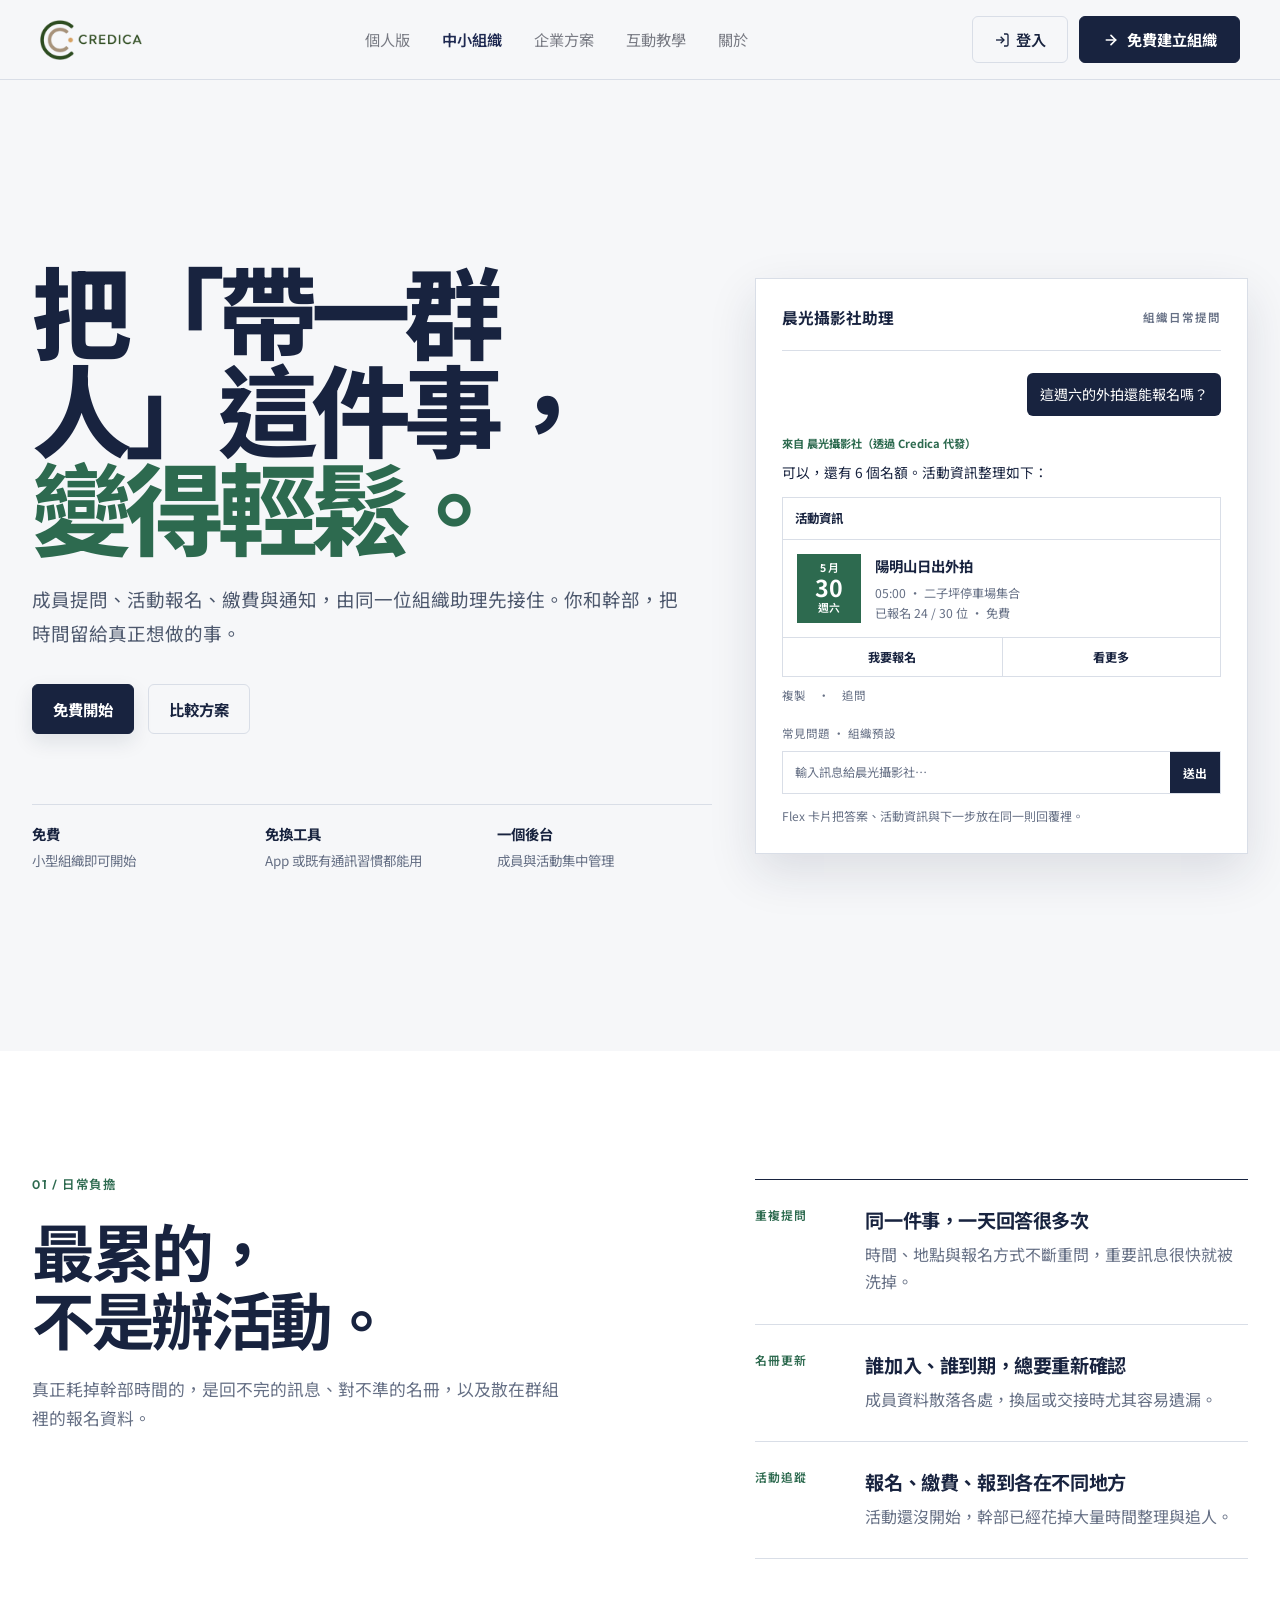
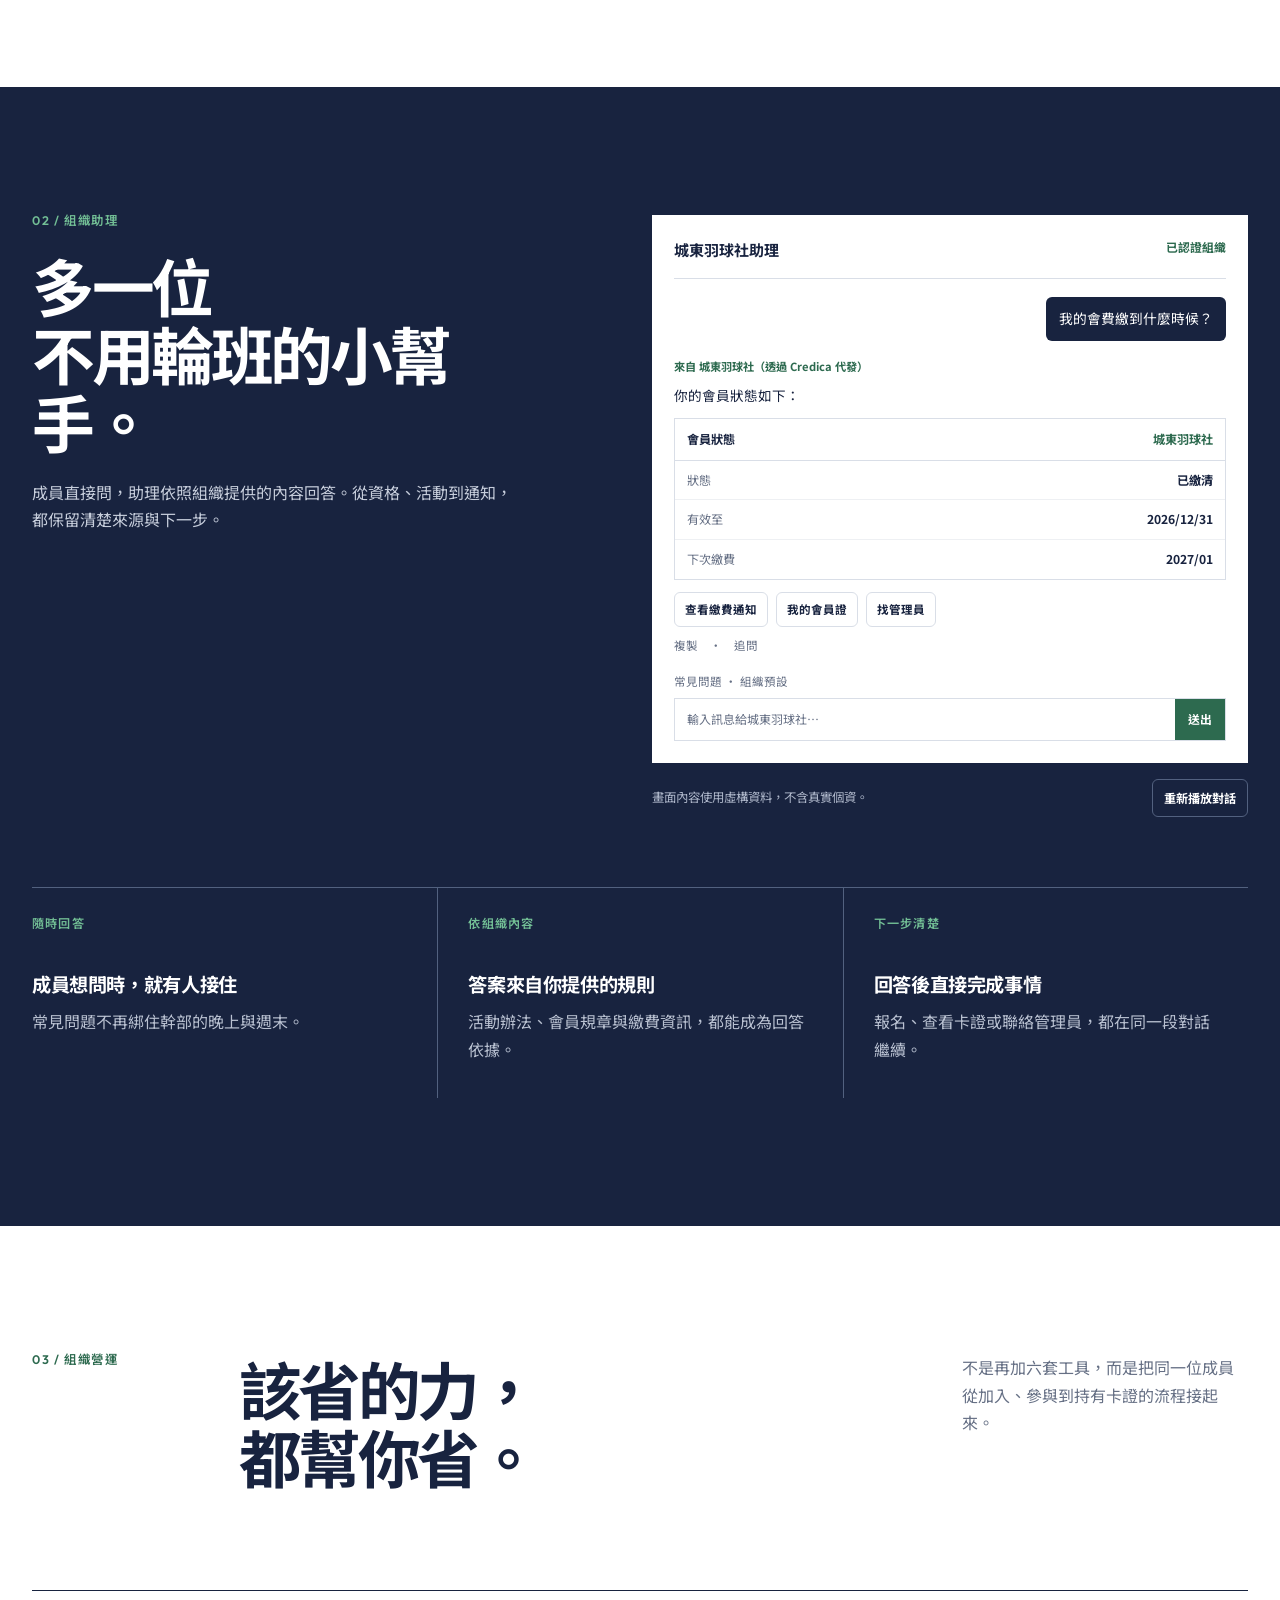
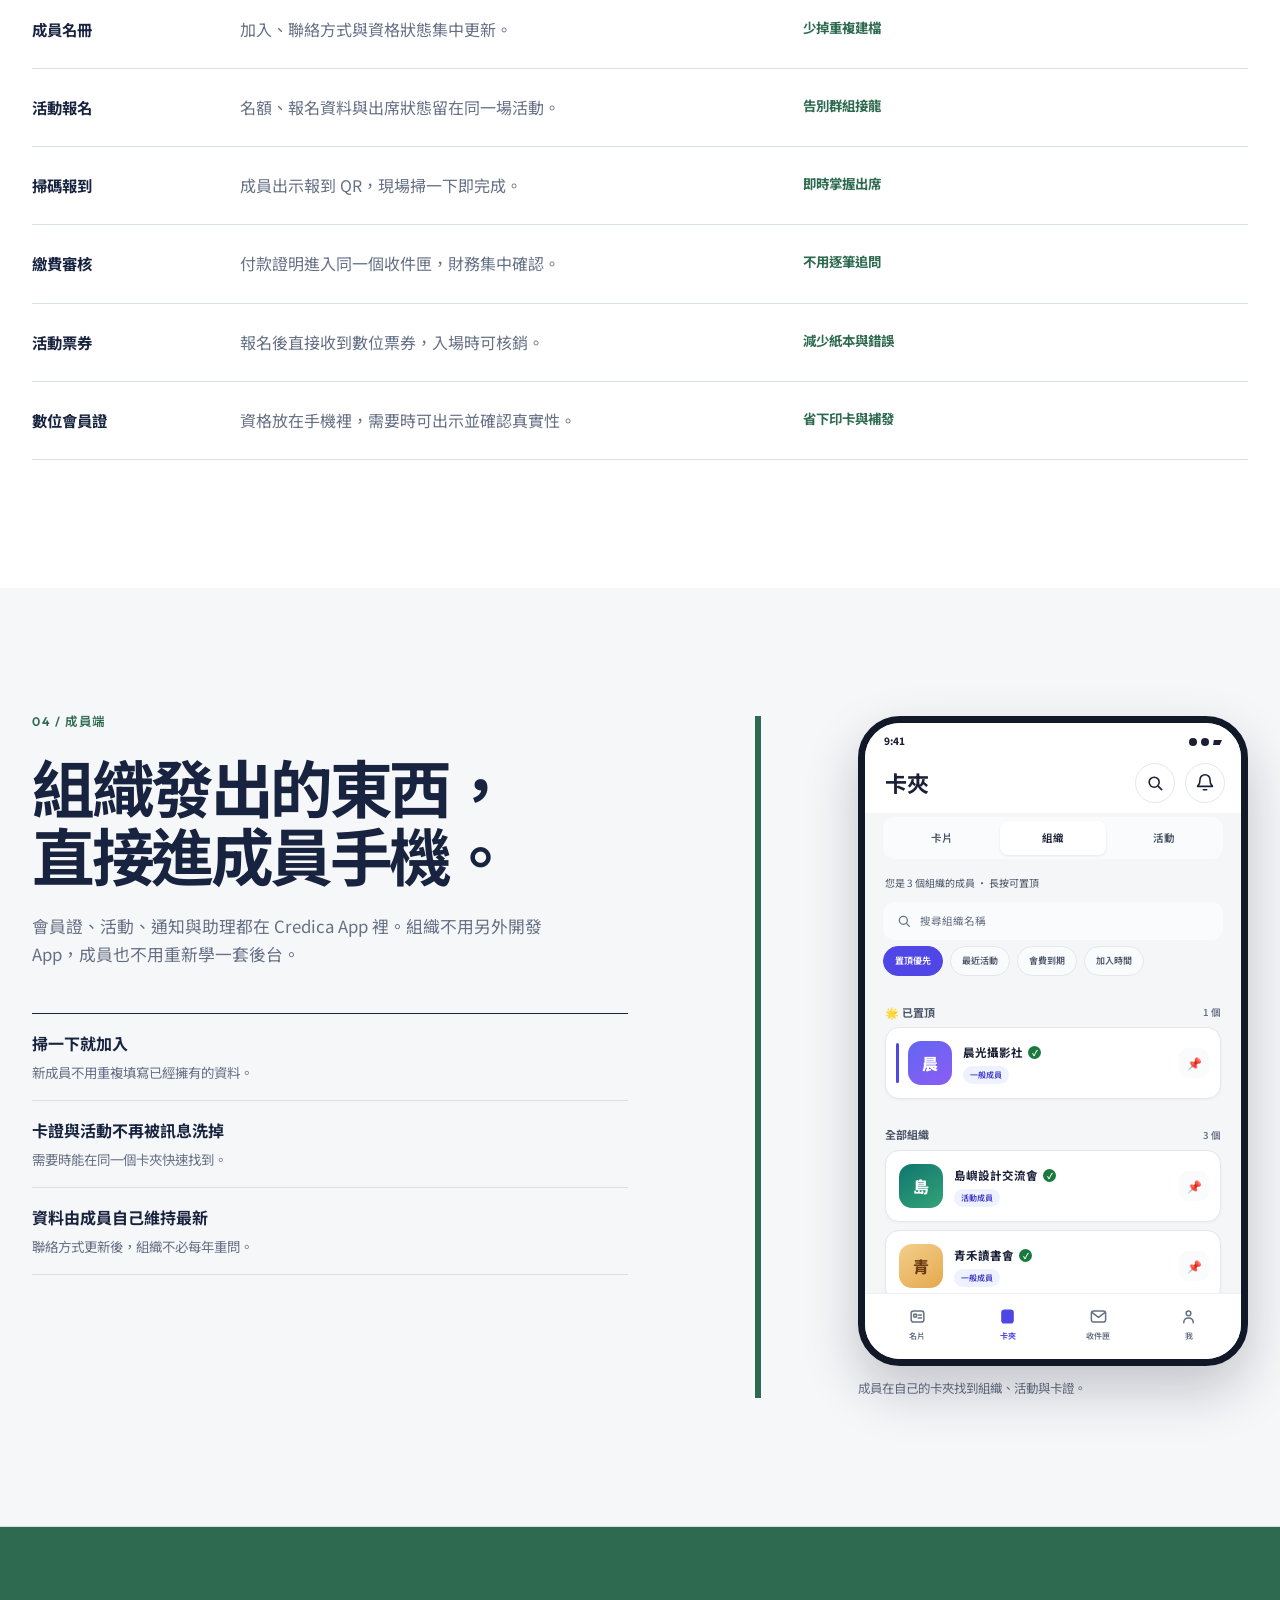
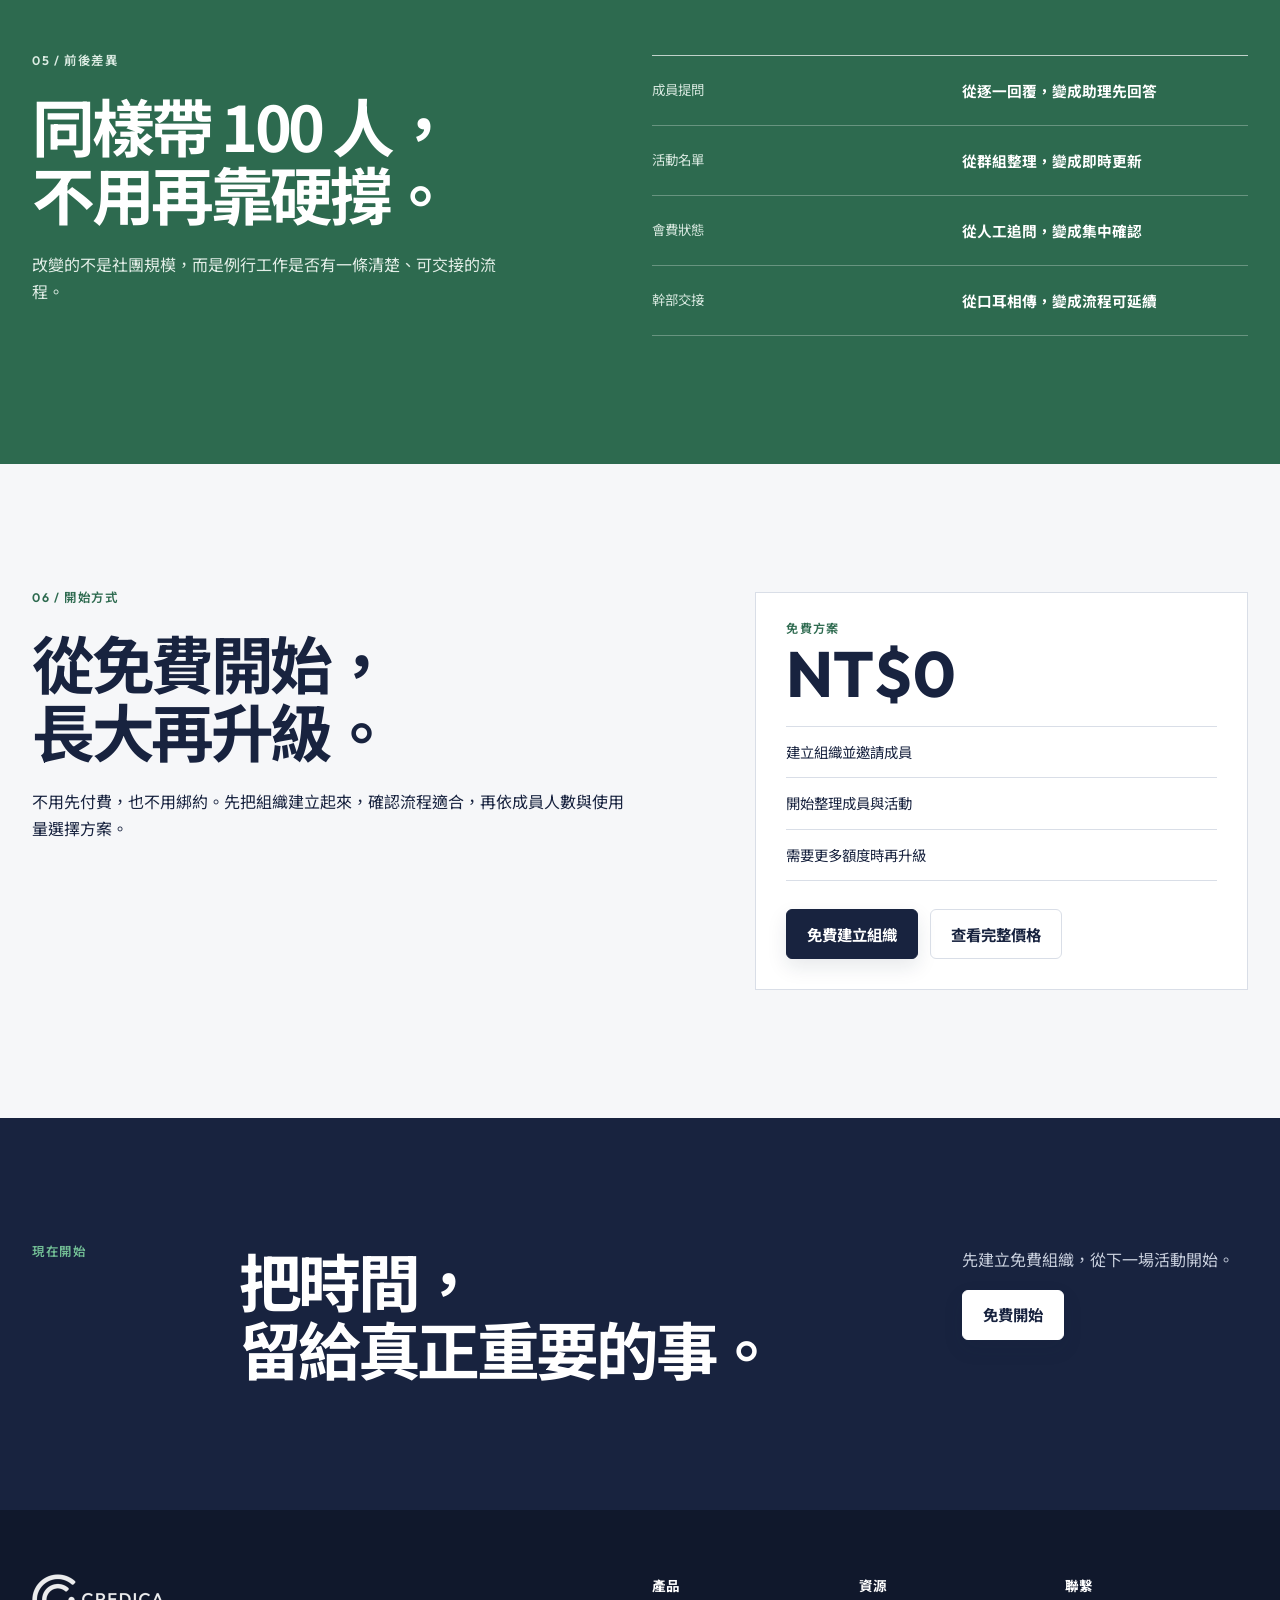
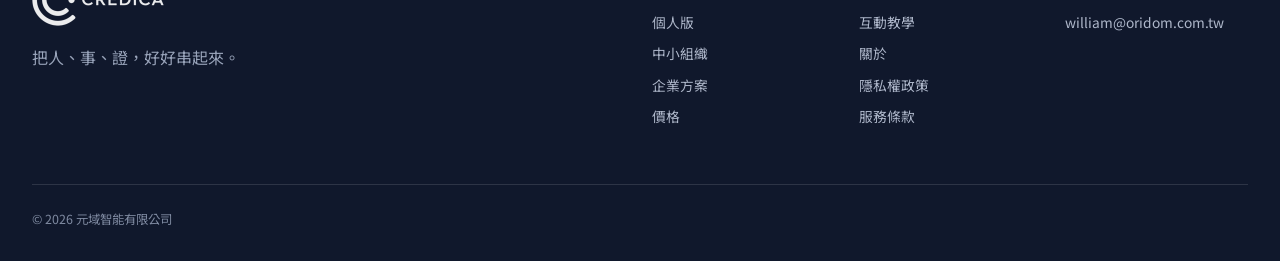
<file: business.html>
<!doctype html>
<html lang="zh-Hant-TW">
<head>
  <meta charset="utf-8">
  <meta name="viewport" content="width=device-width, initial-scale=1">
  <meta name="description" content="Credica 組織方案：讓社團、協會與中小組織輕鬆管理成員、活動、卡證與日常提問。">
  <title>Credica 組織方案 — 把帶一群人這件事變得輕鬆</title>
  <meta name="robots" content="index, follow, max-image-preview:large, max-snippet:-1, max-video-preview:-1">
  <link rel="canonical" href="https://credica.app/business.html">
  <meta property="og:title" content="Credica 組織方案 — 把帶一群人這件事變得輕鬆">
  <meta property="og:description" content="讓社團、協會與中小組織輕鬆管理成員、活動、卡證與日常提問。">
  <meta property="og:type" content="website">
  <meta property="og:site_name" content="Credica">
  <meta property="og:locale" content="zh_TW">
  <meta property="og:url" content="https://credica.app/business.html">
  <meta property="og:image" content="https://credica.app/og-image.png">
  <meta name="twitter:card" content="summary_large_image">
  <meta name="twitter:title" content="Credica 組織方案 — 把帶一群人這件事變得輕鬆">
  <meta name="twitter:description" content="讓社團、協會與中小組織輕鬆管理成員、活動、卡證與日常提問。">
  <meta name="twitter:image" content="https://credica.app/og-image.png">
  <link rel="icon" type="image/svg+xml" href="credica-mark.svg">
  <link rel="preconnect" href="https://fonts.googleapis.com">
  <link rel="preconnect" href="https://fonts.gstatic.com" crossorigin>
  <link href="https://fonts.googleapis.com/css2?family=Noto+Sans+TC:wght@400;500;600;700;800&amp;family=Outfit:wght@500;600;700&amp;display=swap" rel="stylesheet">
  <link rel="stylesheet" href="tokens.css">
  <link rel="stylesheet" href="brand.css">
  <link rel="stylesheet" href="business.css">
  <link rel="stylesheet" href="app-sim.css?v=20260718-2">
  <script src="analytics.js" defer></script>
</head>
<body>
  <a class="skip-link" href="#main">跳至主要內容</a>

  <div id="site-nav" data-active="business" data-cta="create" style="min-height:72px"></div>

  <main id="main">
    <section class="org-hero section-pad">
      <div class="grid-shell org-hero-grid">
        <div class="org-hero-copy">
          <h1>把「帶一群人」這件事，<br><span>變得輕鬆。</span></h1>
          <p class="org-hero-lede">成員提問、活動報名、繳費與通知，由同一位組織助理先接住。你和幹部，把時間留給真正想做的事。</p>
          <div class="org-hero-actions">
            <a class="button" href="https://apply.credica.app/?plan=free" target="_blank" rel="noopener">免費開始</a>
            <a class="button button-secondary" href="pricing.html">比較方案</a>
          </div>
          <dl class="org-hero-facts" aria-label="組織方案重點">
            <div><dt>免費</dt><dd>小型組織即可開始</dd></div>
            <div><dt>免換工具</dt><dd>App 或既有通訊習慣都能用</dd></div>
            <div><dt>一個後台</dt><dd>成員與活動集中管理</dd></div>
          </dl>
        </div>

        <figure class="flex-preview" aria-labelledby="hero-preview-title">
          <div class="flex-preview-head">
            <strong id="hero-preview-title">晨光攝影社助理</strong>
            <span>組織日常提問</span>
          </div>
          <div class="flex-thread">
            <p class="flex-user">這週六的外拍還能報名嗎？</p>
            <p class="flex-source">來自 晨光攝影社（透過 Credica 代發）</p>
            <p class="flex-answer">可以，還有 6 個名額。活動資訊整理如下：</p>
            <div class="flex-event">
              <div class="flex-event-title">活動資訊</div>
              <div class="flex-event-body">
                <div class="date-tile"><span>5 月</span><strong>30</strong><span>週六</span></div>
                <div class="event-copy">
                  <strong>陽明山日出外拍</strong>
                  <span>05:00 · 二子坪停車場集合</span>
                  <span>已報名 24 / 30 位 · 免費</span>
                </div>
              </div>
              <div class="flex-event-actions"><span>我要報名</span><span>看更多</span></div>
            </div>
            <p class="flex-meta-actions">複製　·　追問</p>
            <p class="flex-suggestions">常見問題 · 組織預設</p>
            <div class="flex-composer"><span>輸入訊息給晨光攝影社…</span><strong>送出</strong></div>
          </div>
          <figcaption>Flex 卡片把答案、活動資訊與下一步放在同一則回覆裡。</figcaption>
        </figure>
      </div>
    </section>

    <section class="pain-section section-pad" aria-labelledby="pain-title">
      <div class="grid-shell">
        <div class="pain-intro">
          <p class="section-index">01 / 日常負擔</p>
          <h2 id="pain-title">最累的，<br>不是辦活動。</h2>
          <p>真正耗掉幹部時間的，是回不完的訊息、對不準的名冊，以及散在群組裡的報名資料。</p>
        </div>
        <ol class="pain-list">
          <li>
            <span>重複提問</span>
            <div><h3>同一件事，一天回答很多次</h3><p>時間、地點與報名方式不斷重問，重要訊息很快就被洗掉。</p></div>
          </li>
          <li>
            <span>名冊更新</span>
            <div><h3>誰加入、誰到期，總要重新確認</h3><p>成員資料散落各處，換屆或交接時尤其容易遺漏。</p></div>
          </li>
          <li>
            <span>活動追蹤</span>
            <div><h3>報名、繳費、報到各在不同地方</h3><p>活動還沒開始，幹部已經花掉大量時間整理與追人。</p></div>
          </li>
        </ol>
      </div>
    </section>

    <section class="assistant-section section-pad" aria-labelledby="assistant-title">
      <div class="grid-shell">
        <div class="assistant-heading">
          <p class="section-index">02 / 組織助理</p>
          <h2 id="assistant-title">多一位<br>不用輪班的小幫手。</h2>
          <p>成員直接問，助理依照組織提供的內容回答。從資格、活動到通知，都保留清楚來源與下一步。</p>
        </div>

        <div class="assistant-demo">
          <div class="conversation-shell" id="flex-conversation">
            <div class="conversation-header"><strong>城東羽球社助理</strong><span>已認證組織</span></div>
            <div class="conversation-body">
              <p class="conversation-user flex-step">我的會費繳到什麼時候？</p>
              <div class="flex-step">
                <p class="conversation-source">來自 城東羽球社（透過 Credica 代發）</p>
                <p class="conversation-answer">你的會員狀態如下：</p>
              </div>
              <div class="status-card flex-step">
                <div class="status-title">會員狀態 <span>城東羽球社</span></div>
                <div class="status-row"><span>狀態</span><strong>已繳清</strong></div>
                <div class="status-row"><span>有效至</span><strong>2026/12/31</strong></div>
                <div class="status-row"><span>下次繳費</span><strong>2027/01</strong></div>
              </div>
              <div class="flex-step">
                <div class="conversation-followups" aria-label="常用追問示意">
                  <span>查看繳費通知</span>
                  <span>我的會員證</span>
                  <span>找管理員</span>
                </div>
                <p class="conversation-actions">複製　·　追問</p>
                <p class="conversation-suggestions">常見問題 · 組織預設</p>
                <div class="conversation-composer"><span>輸入訊息給城東羽球社…</span><strong>送出</strong></div>
              </div>
            </div>
          </div>
          <div class="replay-row">
            <p>畫面內容使用虛構資料，不含真實個資。</p>
            <button class="replay-button" id="replay-flex" type="button">重新播放對話</button>
          </div>
        </div>

        <div class="assistant-points">
          <article><span>隨時回答</span><h3>成員想問時，就有人接住</h3><p>常見問題不再綁住幹部的晚上與週末。</p></article>
          <article><span>依組織內容</span><h3>答案來自你提供的規則</h3><p>活動辦法、會員規章與繳費資訊，都能成為回答依據。</p></article>
          <article><span>下一步清楚</span><h3>回答後直接完成事情</h3><p>報名、查看卡證或聯絡管理員，都在同一段對話繼續。</p></article>
        </div>
      </div>
    </section>

    <section class="operations-section section-pad" aria-labelledby="operations-title">
      <div class="grid-shell">
        <div class="operations-heading">
          <p class="section-index">03 / 組織營運</p>
          <h2 id="operations-title">該省的力，<br>都幫你省。</h2>
          <p>不是再加六套工具，而是把同一位成員從加入、參與到持有卡證的流程接起來。</p>
        </div>
        <div class="operations-table" role="list">
          <article class="operation-row" role="listitem"><strong>成員名冊</strong><p>加入、聯絡方式與資格狀態集中更新。</p><span class="operation-result">少掉重複建檔</span></article>
          <article class="operation-row" role="listitem"><strong>活動報名</strong><p>名額、報名資料與出席狀態留在同一場活動。</p><span class="operation-result">告別群組接龍</span></article>
          <article class="operation-row" role="listitem"><strong>掃碼報到</strong><p>成員出示報到 QR，現場掃一下即完成。</p><span class="operation-result">即時掌握出席</span></article>
          <article class="operation-row" role="listitem"><strong>繳費審核</strong><p>付款證明進入同一個收件匣，財務集中確認。</p><span class="operation-result">不用逐筆追問</span></article>
          <article class="operation-row" role="listitem"><strong>活動票券</strong><p>報名後直接收到數位票券，入場時可核銷。</p><span class="operation-result">減少紙本與錯誤</span></article>
          <article class="operation-row" role="listitem"><strong>數位會員證</strong><p>資格放在手機裡，需要時可出示並確認真實性。</p><span class="operation-result">省下印卡與補發</span></article>
        </div>
      </div>
    </section>

    <section class="member-section section-pad" aria-labelledby="member-title">
      <div class="grid-shell">
        <div class="member-copy">
          <p class="section-index">04 / 成員端</p>
          <h2 id="member-title">組織發出的東西，<br>直接進成員手機。</h2>
          <p>會員證、活動、通知與助理都在 Credica App 裡。組織不用另外開發 App，成員也不用重新學一套後台。</p>
          <ul class="member-list">
            <li>掃一下就加入<span>新成員不用重複填寫已經擁有的資料。</span></li>
            <li>卡證與活動不再被訊息洗掉<span>需要時能在同一個卡夾快速找到。</span></li>
            <li>資料由成員自己維持最新<span>聯絡方式更新後，組織不必每年重問。</span></li>
          </ul>
        </div>
        <div class="member-visual" aria-label="Credica App 組織卡夾介面">
          <div class="app-sim app-sim-orgs">
            <div class="app-status"><span>9:41</span><span class="status-icons" aria-hidden="true"><i></i><i></i><b></b></span></div>
            <div class="app-toolbar"><strong>卡夾</strong><div><span class="round-icon"><svg viewBox="0 0 24 24" aria-hidden="true"><circle cx="11" cy="11" r="6"/><path d="m16 16 4 4"/></svg></span><span class="round-icon"><svg viewBox="0 0 24 24" aria-hidden="true"><path d="M18 8a6 6 0 0 0-12 0c0 7-3 7-3 8h18c0-1-3-1-3-8M10 20h4"/></svg></span></div></div>
            <div class="app-segments"><span>卡片</span><span class="is-active">組織</span><span>活動</span></div>
            <div class="app-scroll">
              <p class="org-summary">您是 3 個組織的成員 · 長按可置頂</p>
              <div class="app-search"><svg viewBox="0 0 24 24" aria-hidden="true"><circle cx="11" cy="11" r="6"/><path d="m16 16 4 4"/></svg><span>搜尋組織名稱</span></div>
              <div class="app-filter"><span class="is-active">置頂優先</span><span>最近活動</span><span>會費到期</span><span>加入時間</span></div>
              <div class="app-section-label"><strong>🌟 已置頂</strong><span>1 個</span></div>
              <article class="org-row is-pinned"><i></i><div class="org-avatar">晨</div><div class="org-copy"><div><strong>晨光攝影社</strong><span class="verified-dot">✓</span></div><p>一般成員</p></div><button type="button" aria-label="取消置頂">📌</button></article>
              <div class="app-section-label"><strong>全部組織</strong><span>3 個</span></div>
              <article class="org-row"><div class="org-avatar org-avatar-alt">島</div><div class="org-copy"><div><strong>島嶼設計交流會</strong><span class="verified-dot">✓</span></div><p>活動成員</p></div><button type="button" aria-label="置頂">📌</button></article>
              <article class="org-row"><div class="org-avatar org-avatar-warm">青</div><div class="org-copy"><div><strong>青禾讀書會</strong><span class="verified-dot">✓</span></div><p>一般成員</p></div><button type="button" aria-label="置頂">📌</button></article>
            </div>
            <nav class="app-tabs" aria-label="App 底部分頁"><span><svg viewBox="0 0 24 24" aria-hidden="true"><rect x="4" y="5" width="16" height="14" rx="3"/><circle cx="9" cy="11" r="2"/><path d="M13 10h4M13 14h4"/></svg>名片</span><span class="is-active"><svg viewBox="0 0 24 24" aria-hidden="true"><rect x="5" y="4" width="14" height="16" rx="3"/><path d="M8 8h8M8 12h8M8 16h5"/></svg>卡夾</span><span><svg viewBox="0 0 24 24" aria-hidden="true"><rect x="3" y="5" width="18" height="14" rx="3"/><path d="m4 7 8 6 8-6"/></svg>收件匣</span><span><svg viewBox="0 0 24 24" aria-hidden="true"><circle cx="12" cy="8" r="3"/><path d="M6 20c0-4 2-6 6-6s6 2 6 6"/></svg>我</span></nav>
          </div>
          <p class="sim-caption">成員在自己的卡夾找到組織、活動與卡證。</p>
        </div>
      </div>
    </section>

    <section class="comparison-section section-pad" aria-labelledby="comparison-title">
      <div class="grid-shell">
        <div class="comparison-heading">
          <p class="section-index">05 / 前後差異</p>
          <h2 id="comparison-title">同樣帶 100 人，<br>不用再靠硬撐。</h2>
          <p>改變的不是社團規模，而是例行工作是否有一條清楚、可交接的流程。</p>
        </div>
        <div class="comparison-table" aria-label="使用前後差異">
          <div class="comparison-row"><span>成員提問</span><strong>從逐一回覆，變成助理先回答</strong></div>
          <div class="comparison-row"><span>活動名單</span><strong>從群組整理，變成即時更新</strong></div>
          <div class="comparison-row"><span>會費狀態</span><strong>從人工追問，變成集中確認</strong></div>
          <div class="comparison-row"><span>幹部交接</span><strong>從口耳相傳，變成流程可延續</strong></div>
        </div>
      </div>
    </section>

    <section class="plan-section section-pad" aria-labelledby="plan-title">
      <div class="grid-shell">
        <div class="plan-copy">
          <p class="section-index">06 / 開始方式</p>
          <h2 id="plan-title">從免費開始，<br>長大再升級。</h2>
          <p>不用先付費，也不用綁約。先把組織建立起來，確認流程適合，再依成員人數與使用量選擇方案。</p>
        </div>
        <div class="plan-panel">
          <p class="plan-price"><span>免費方案</span>NT$0</p>
          <ul>
            <li>建立組織並邀請成員</li>
            <li>開始整理成員與活動</li>
            <li>需要更多額度時再升級</li>
          </ul>
          <div class="plan-actions">
            <a class="button" href="https://apply.credica.app/?plan=free" target="_blank" rel="noopener">免費建立組織</a>
            <a class="button button-secondary" href="pricing.html">查看完整價格</a>
          </div>
        </div>
      </div>
    </section>

    <section class="org-final section-pad" aria-labelledby="org-cta-title">
      <div class="grid-shell">
        <p class="section-index">現在開始</p>
        <h2 id="org-cta-title">把時間，<br>留給真正重要的事。</h2>
        <div class="org-final-action">
          <p>先建立免費組織，從下一場活動開始。</p>
          <a class="button button-light" href="https://apply.credica.app/?plan=free" target="_blank" rel="noopener">免費開始</a>
        </div>
      </div>
    </section>
  </main>

  <footer class="site-footer">
    <div class="grid-shell footer-grid">
      <div class="footer-brand">
        <img src="credica-wordmark.png" alt="Credica">
        <p>把人、事、證，好好串起來。</p>
      </div>
      <nav aria-label="頁尾產品連結">
        <strong>產品</strong>
        <a href="/">個人版</a>
        <a href="business.html">中小組織</a>
        <a href="enterprise.html">企業方案</a>
        <a href="pricing.html">價格</a>
      </nav>
      <nav aria-label="頁尾資源連結">
        <strong>資源</strong>
        <a href="tutorial.html">互動教學</a>
        <a href="about.html">關於</a>
        <a href="privacy.html">隱私權政策</a>
        <a href="terms.html">服務條款</a>
      </nav>
      <div class="footer-contact">
        <strong>聯繫</strong>
        <a href="mailto:william@oridom.com.tw">william@oridom.com.tw</a>
      </div>
      <p class="copyright">© 2026 元域智能有限公司</p>
    </div>
  </footer>

  <script src="nav.js?v=20260718-2"></script>
  <script src="business.js"></script>
</body>
</html>
</file>
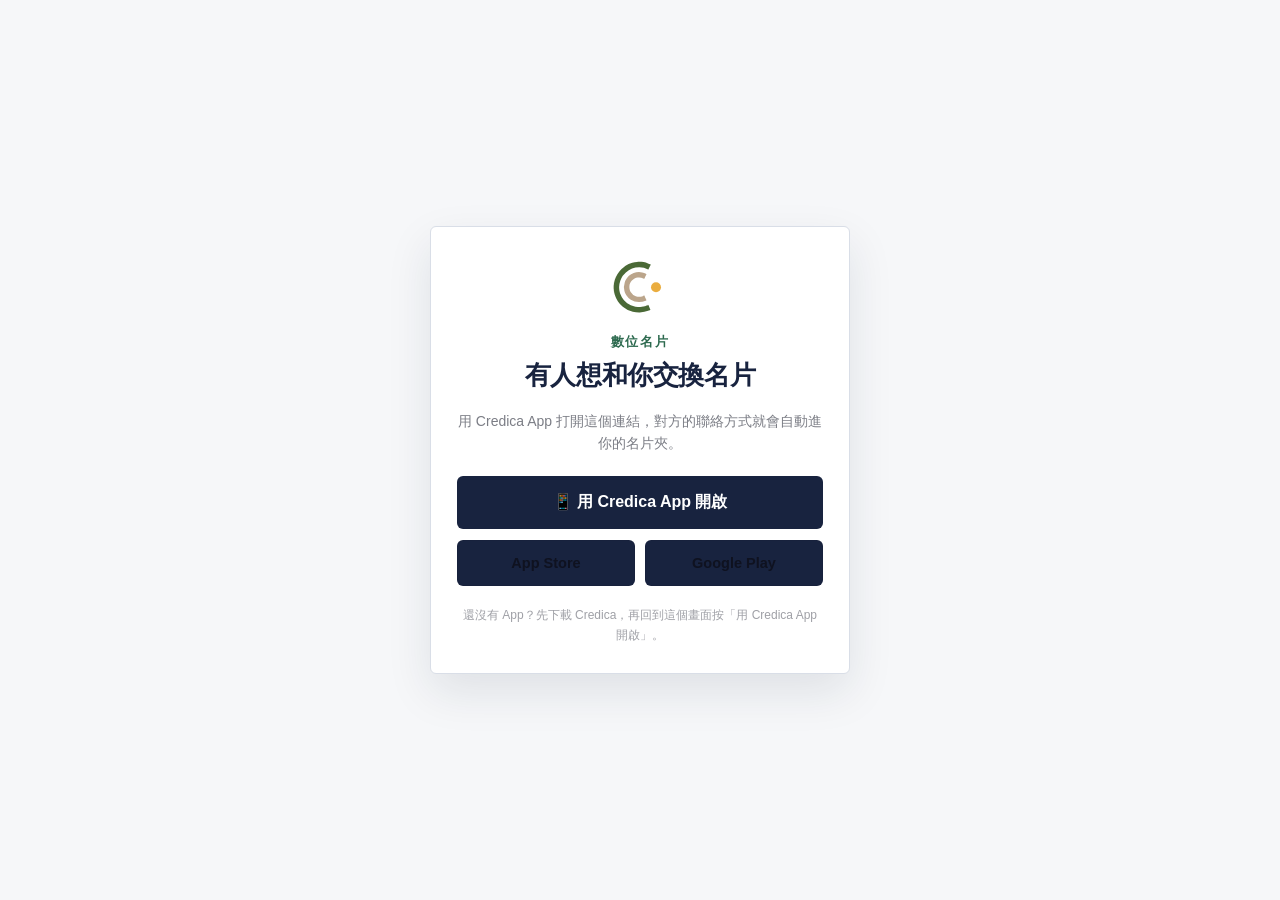
<file: card.html>
<!DOCTYPE html>
<html lang="zh-Hant">
<head>
  <meta charset="UTF-8">
  <meta name="viewport" content="width=device-width, initial-scale=1.0, viewport-fit=cover">
  <title>數位名片 · Credica</title>
  <meta name="robots" content="noindex">
  <link rel="icon" href="/favicon-32.png" sizes="32x32">
  <link rel="apple-touch-icon" href="/apple-touch-icon.png">
  <link rel="stylesheet" href="/tokens.css">
  <style>
    *{box-sizing:border-box;margin:0;padding:0;}
    body{
      font-family:-apple-system,BlinkMacSystemFont,"PingFang TC","Noto Sans TC",sans-serif;
      background:var(--bg,#F4F5F7);color:var(--text,#0F1220);
      min-height:100vh;min-height:100dvh;
      display:flex;align-items:center;justify-content:center;
      padding:24px;-webkit-font-smoothing:antialiased;
    }
    .card{
      width:100%;max-width:420px;background:var(--surface,#fff);
      border-radius:24px;padding:32px 26px 28px;
      box-shadow:0 18px 48px rgba(15,18,32,0.10),0 0 0 1px rgba(15,18,32,0.05);
      text-align:center;
    }
    .logo{width:56px;height:56px;border-radius:16px;margin:0 auto 18px;display:block;}
    .eyebrow{font-size:13px;font-weight:700;color:var(--text-sub,#6B7280);letter-spacing:.3px;}
    .who{font-size:26px;font-weight:800;letter-spacing:-0.4px;margin:8px 0 6px;line-height:1.25;}
    .sub{font-size:14px;color:var(--text-sub,#6B7280);line-height:1.6;margin:18px 0 22px;}
    .btn{display:flex;align-items:center;justify-content:center;gap:9px;width:100%;
      padding:16px;border-radius:14px;font-size:16px;font-weight:800;border:0;cursor:pointer;
      text-decoration:none;transition:transform .06s,opacity .2s;}
    .btn:active{transform:scale(0.98);}
    .btn-primary{background:var(--navy,#1E2951);color:#fff;}
    .btn-store{background:var(--surface,#fff);color:var(--text,#0F1220);
      border:1.5px solid var(--border,rgba(15,18,32,0.12));}
    .store-row{display:flex;gap:10px;margin-top:11px;}
    .store-row .btn-store{margin-top:0;flex:1;font-size:14.5px;padding:14px;}
    .foot{font-size:12px;color:var(--text-muted,#9CA3AF);line-height:1.6;margin-top:20px;}
  </style>
  <link rel="stylesheet" href="/status-page.css">
</head>
<body>
  <div class="card">
    <img src="/credica-mark.svg" alt="Credica" class="logo">
    <div class="eyebrow">數位名片</div>
    <div class="who" id="who">有人想和你交換名片</div>
    <div class="sub">用 Credica App 打開這個連結，對方的聯絡方式就會自動進你的名片夾。</div>
    <a id="open-app" class="btn btn-primary" href="#">📱 用 Credica App 開啟</a>
    <div class="store-row">
      <a class="btn btn-store" href="https://apps.apple.com/tw/app/credica-%E5%8F%AF%E9%A9%97%E8%AD%89%E7%9A%84%E6%95%B8%E4%BD%8D%E5%90%8D%E7%89%87/id6760047580">App Store</a>
      <a class="btn btn-store" href="https://play.google.com/store/apps/details?id=com.credica.app">Google Play</a>
    </div>
    <div class="foot">還沒有 App？先下載 Credica，再回到這個畫面按「用 Credica App 開啟」。</div>
  </div>

  <script>
    (function () {
      // 兩種連結形式：
      //   /card/<TOKEN>        — server token 短網址
      //   /card?d=<base64url>  — 自帶簽章 payload（離線 fallback 形式）
      var parts = location.pathname.split('/').filter(Boolean);
      var token = (parts[0] === 'card' && parts[1]) ? parts[1] : '';
      var d = new URLSearchParams(location.search).get('d');

      // 深連結（給已安裝 App 的人手動按；universal link 已安裝者通常直接開 App）
      var deep = token
        ? 'credica://card/' + encodeURIComponent(token)
        : (d ? 'credica://card?d=' + encodeURIComponent(d) : 'credica://');
      document.getElementById('open-app').setAttribute('href', deep);

      // 自帶 payload 形式可在不需登入的情況下預覽分享者姓名
      if (d) {
        try {
          var b64 = d.replace(/-/g, '+').replace(/_/g, '/');
          while (b64.length % 4) b64 += '=';
          var payload = JSON.parse(decodeURIComponent(escape(atob(b64))));
          if (payload && payload.name) {
            document.getElementById('who').textContent = payload.name + ' 想和你交換名片';
          }
        } catch (e) { /* 預覽失敗不影響開啟 App */ }
      }
    })();
  </script>
</body>
</html>
</file>
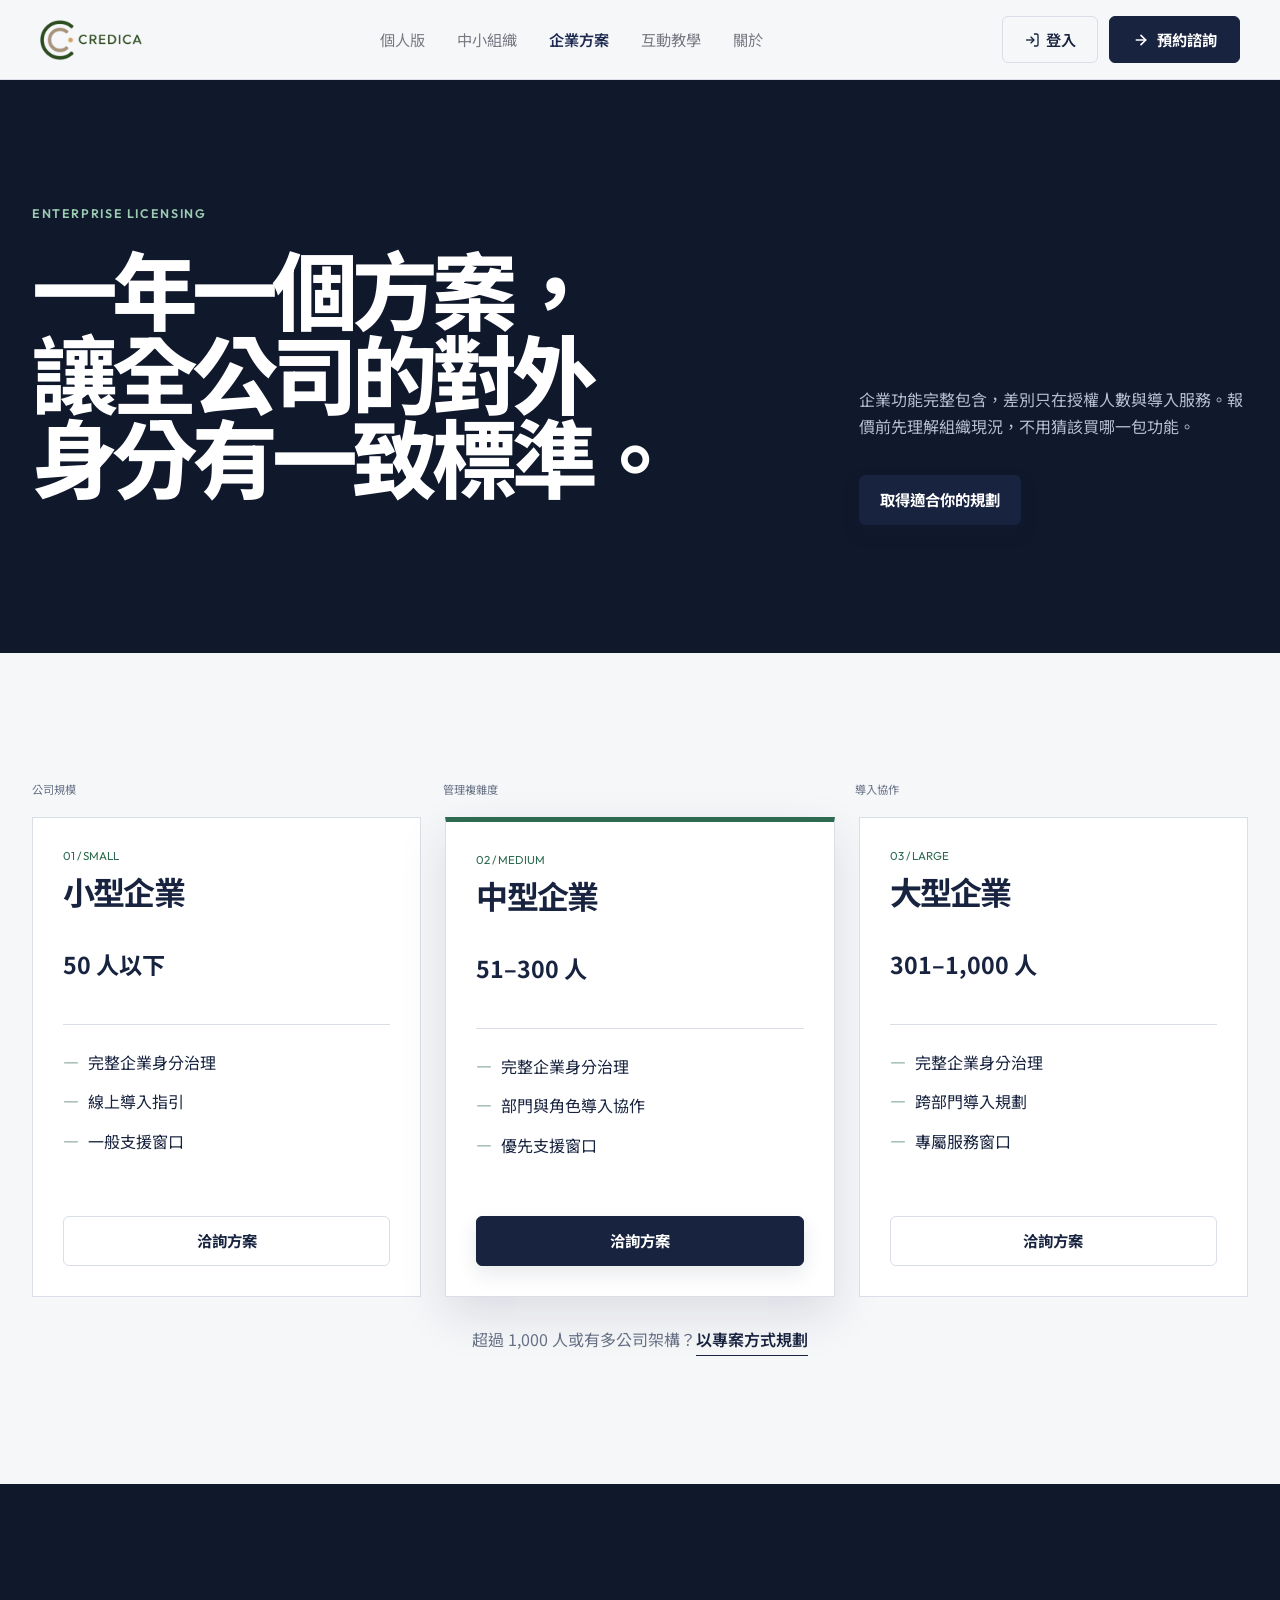
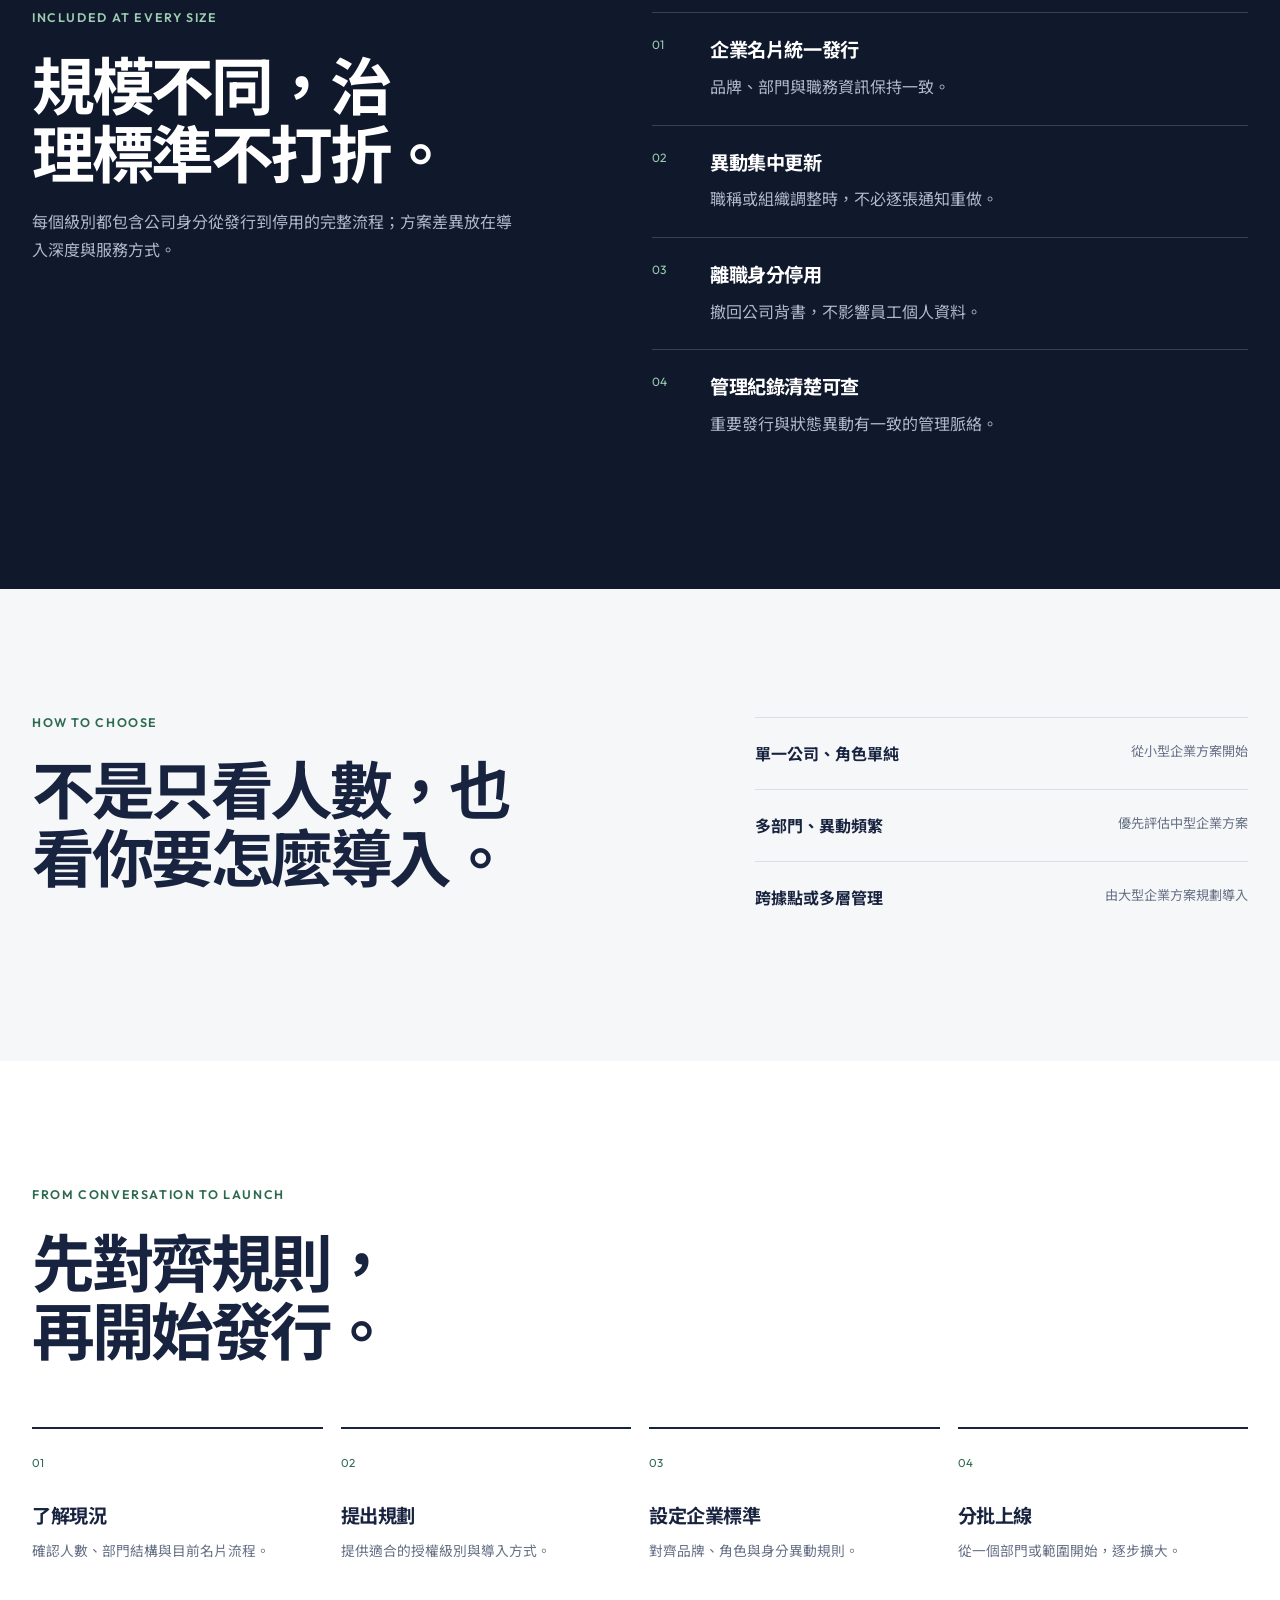
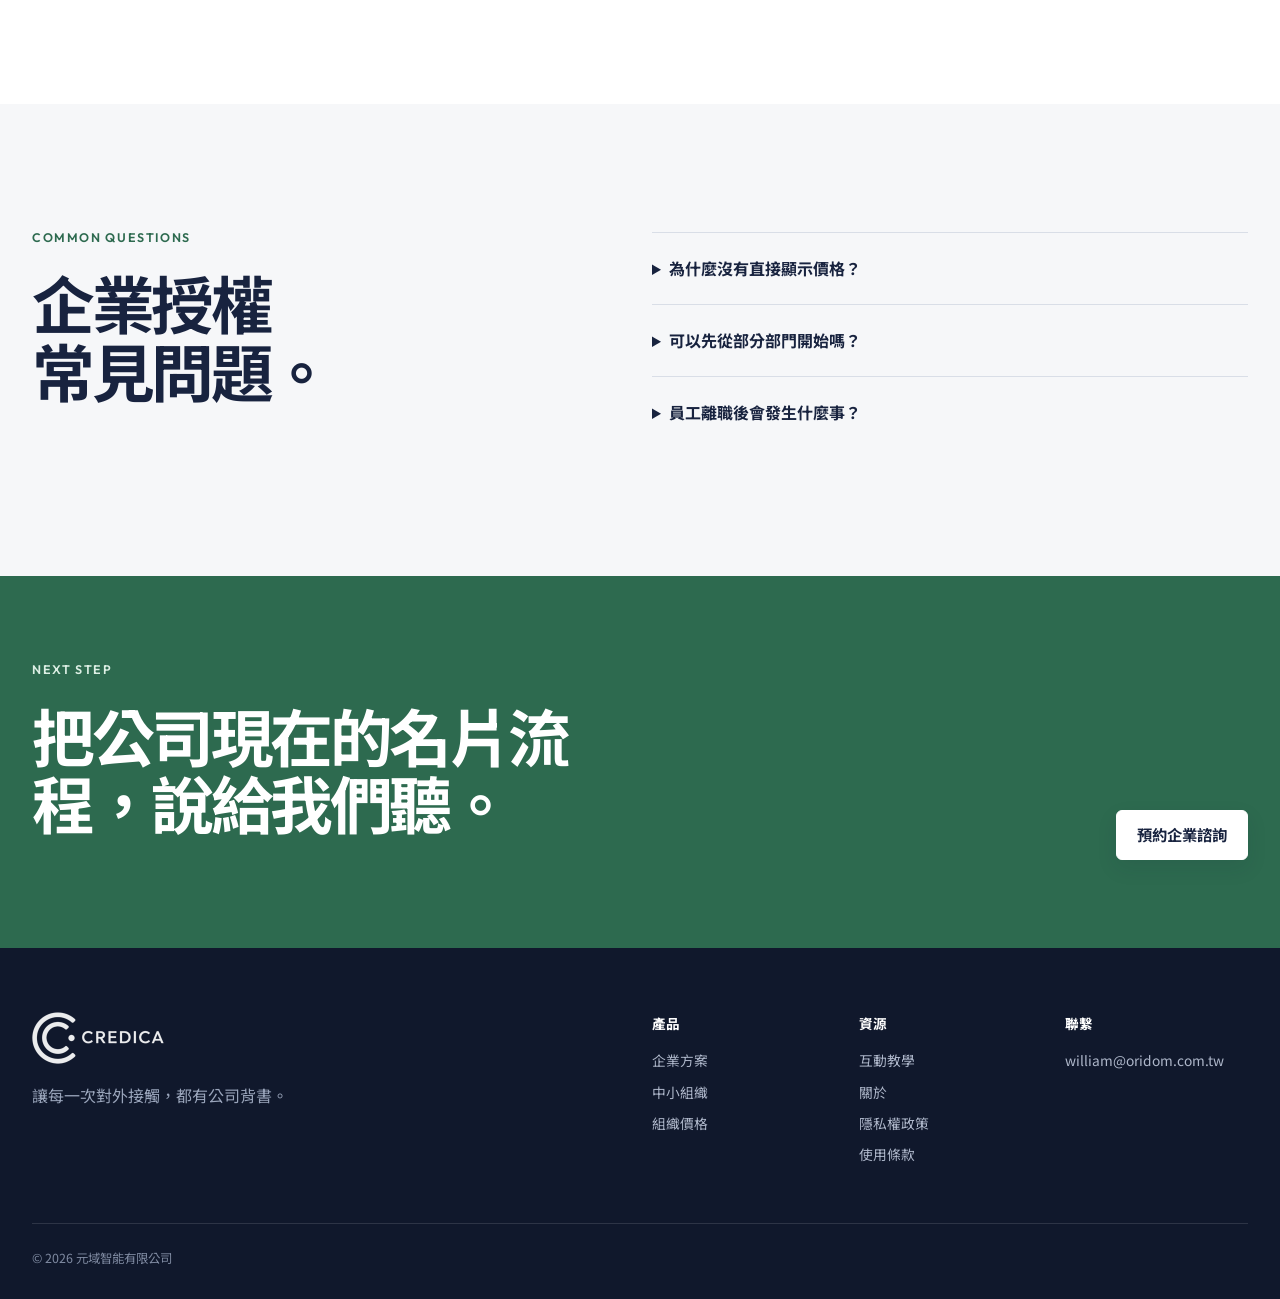
<file: enterprise-pricing.html>
<!doctype html><html lang="zh-Hant-TW"><head><meta charset="utf-8"><meta name="viewport" content="width=device-width,initial-scale=1"><title>Credica 企業授權｜依公司規模規劃</title><meta name="description" content="Credica 企業授權依公司規模與導入需求規劃，企業身分發行、異動更新與停用治理完整包含。"><meta name="robots" content="index, follow, max-image-preview:large, max-snippet:-1, max-video-preview:-1"><link rel="canonical" href="https://credica.app/enterprise-pricing.html"><meta property="og:title" content="Credica 企業授權｜依公司規模規劃"><meta property="og:description" content="依公司規模與導入需求規劃，完整包含企業身分發行、異動更新與停用治理。"><meta property="og:type" content="website"><meta property="og:site_name" content="Credica"><meta property="og:locale" content="zh_TW"><meta property="og:url" content="https://credica.app/enterprise-pricing.html"><meta property="og:image" content="https://credica.app/og-image.png"><meta name="twitter:card" content="summary_large_image"><meta name="twitter:title" content="Credica 企業授權｜依公司規模規劃"><meta name="twitter:description" content="依公司規模與導入需求規劃，完整包含企業身分發行、異動更新與停用治理。"><meta name="twitter:image" content="https://credica.app/og-image.png"><link rel="icon" href="credica-mark.svg"><link rel="preconnect" href="https://fonts.googleapis.com"><link rel="preconnect" href="https://fonts.gstatic.com" crossorigin><link href="https://fonts.googleapis.com/css2?family=Noto+Sans+TC:wght@400;500;600;700;800&family=Outfit:wght@500;600;700&display=swap" rel="stylesheet"><link rel="stylesheet" href="tokens.css"><link rel="stylesheet" href="brand.css"><link rel="stylesheet" href="enterprise-pricing.css"></head><body>
<script src="analytics.js" defer></script><a class="skip-link" href="#main">跳到主要內容</a><div id="site-nav" data-active="enterprise" data-cta="consult"></div>
<main id="main"><section class="license-hero"><div class="grid-shell"><div><p class="section-index">Enterprise licensing</p><h1>一年一個方案，讓全公司的對外身分有一致標準。</h1></div><div class="license-intro"><p>企業功能完整包含，差別只在授權人數與導入服務。報價前先理解組織現況，不用猜該買哪一包功能。</p><a class="button" href="enterprise.html#contact">取得適合你的規劃</a></div></div></section>

<section class="section-pad license-plans"><div class="grid-shell"><div class="plan-axis"><span>公司規模</span><span>管理複雜度</span><span>導入協作</span></div><div class="license-card"><p>01 / Small</p><h2>小型企業</h2><strong>50 人以下</strong><ul><li>完整企業身分治理</li><li>線上導入指引</li><li>一般支援窗口</li></ul><a class="button button-secondary" href="enterprise.html#contact">洽詢方案</a></div><div class="license-card featured"><p>02 / Medium</p><h2>中型企業</h2><strong>51–300 人</strong><ul><li>完整企業身分治理</li><li>部門與角色導入協作</li><li>優先支援窗口</li></ul><a class="button" href="enterprise.html#contact">洽詢方案</a></div><div class="license-card"><p>03 / Large</p><h2>大型企業</h2><strong>301–1,000 人</strong><ul><li>完整企業身分治理</li><li>跨部門導入規劃</li><li>專屬服務窗口</li></ul><a class="button button-secondary" href="enterprise.html#contact">洽詢方案</a></div><p class="over-limit">超過 1,000 人或有多公司架構？<a class="inline-link" href="enterprise.html#contact">以專案方式規劃</a></p></div></section>

<section class="included section-pad"><div class="grid-shell"><div class="included-title"><p class="section-index">Included at every size</p><h2>規模不同，治理標準不打折。</h2><p>每個級別都包含公司身分從發行到停用的完整流程；方案差異放在導入深度與服務方式。</p></div><div class="included-rows"><article><b>01</b><div><h3>企業名片統一發行</h3><p>品牌、部門與職務資訊保持一致。</p></div></article><article><b>02</b><div><h3>異動集中更新</h3><p>職稱或組織調整時，不必逐張通知重做。</p></div></article><article><b>03</b><div><h3>離職身分停用</h3><p>撤回公司背書，不影響員工個人資料。</p></div></article><article><b>04</b><div><h3>管理紀錄清楚可查</h3><p>重要發行與狀態異動有一致的管理脈絡。</p></div></article></div></div></section>

<section class="decision section-pad"><div class="grid-shell"><div class="decision-title"><p class="section-index">How to choose</p><h2>不是只看人數，也看你要怎麼導入。</h2></div><div class="decision-matrix"><div><strong>單一公司、角色單純</strong><span>從小型企業方案開始</span></div><div><strong>多部門、異動頻繁</strong><span>優先評估中型企業方案</span></div><div><strong>跨據點或多層管理</strong><span>由大型企業方案規劃導入</span></div></div></div></section>

<section class="onboarding section-pad"><div class="grid-shell"><div class="onboarding-title"><p class="section-index">From conversation to launch</p><h2>先對齊規則，再開始發行。</h2></div><ol><li><span>01</span><div><h3>了解現況</h3><p>確認人數、部門結構與目前名片流程。</p></div></li><li><span>02</span><div><h3>提出規劃</h3><p>提供適合的授權級別與導入方式。</p></div></li><li><span>03</span><div><h3>設定企業標準</h3><p>對齊品牌、角色與身分異動規則。</p></div></li><li><span>04</span><div><h3>分批上線</h3><p>從一個部門或範圍開始，逐步擴大。</p></div></li></ol></div></section>

<section class="license-faq section-pad"><div class="grid-shell"><div class="faq-title"><p class="section-index">Common questions</p><h2>企業授權常見問題。</h2></div><div class="faq-list"><details><summary>為什麼沒有直接顯示價格？</summary><p>同樣人數的公司，部門結構與導入協作可能不同。我們先確認範圍，再提供清楚報價，避免購買不需要的服務。</p></details><details><summary>可以先從部分部門開始嗎？</summary><p>可以。通常先選擇對外接觸較頻繁的團隊試行，再依使用情況擴大。</p></details><details><summary>員工離職後會發生什麼事？</summary><p>公司發行的名片可撤回企業有效狀態；員工自己的個人名片與私人資料不受影響。</p></details></div></div></section>

<section class="license-cta"><div class="grid-shell"><div><p class="section-index">Next step</p><h2>把公司現在的名片流程，說給我們聽。</h2></div><a class="button button-light" href="enterprise.html#contact">預約企業諮詢</a></div></section></main>
<footer class="site-footer"><div class="grid-shell footer-grid"><div class="footer-brand"><img src="credica-wordmark.png" alt="Credica"><p>讓每一次對外接觸，都有公司背書。</p></div><nav aria-label="產品"><strong>產品</strong><a href="enterprise.html">企業方案</a><a href="business.html">中小組織</a><a href="pricing.html">組織價格</a></nav><nav aria-label="資源"><strong>資源</strong><a href="tutorial.html">互動教學</a><a href="about.html">關於</a><a href="privacy.html">隱私權政策</a><a href="terms.html">使用條款</a></nav><div class="footer-contact"><strong>聯繫</strong><a href="mailto:william@oridom.com.tw">william@oridom.com.tw</a></div><p class="copyright">© 2026 元域智能有限公司</p></div></footer><script src="nav.js?v=20260718-2" defer></script></body></html>
</file>
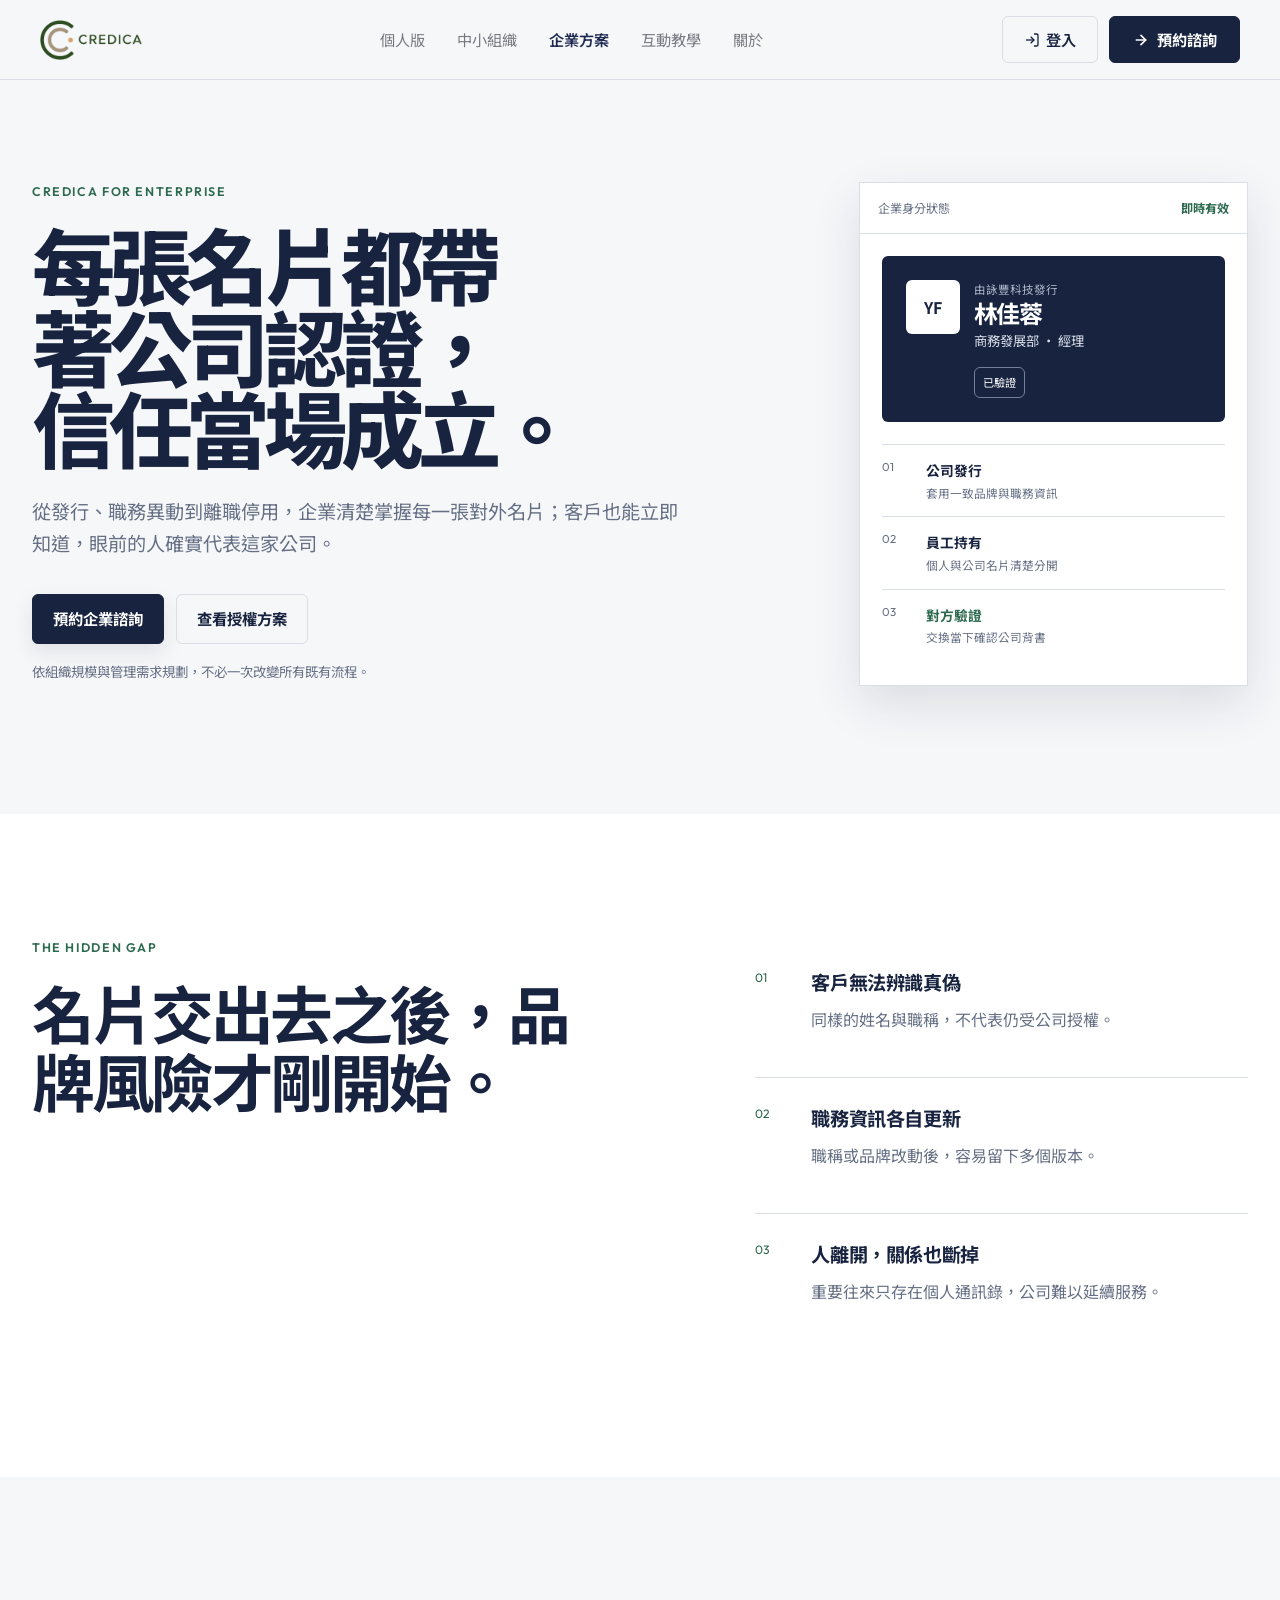
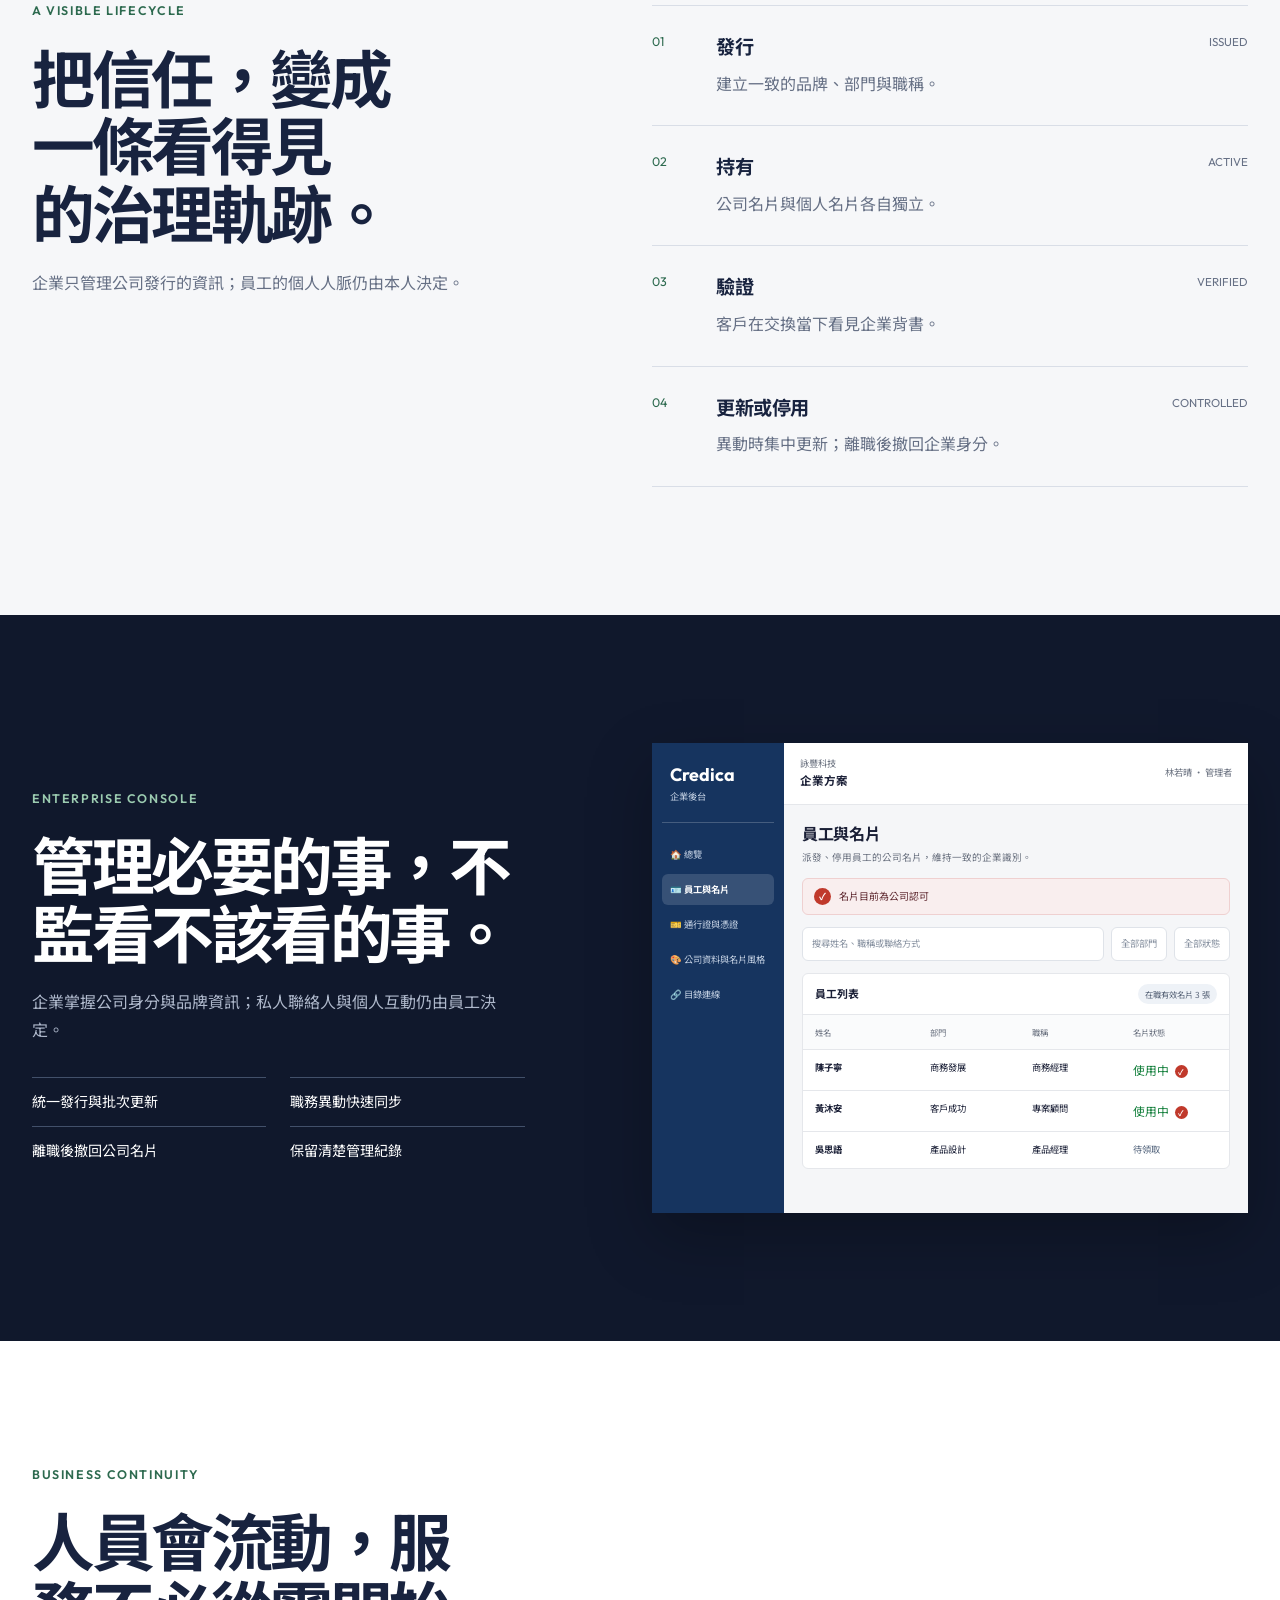
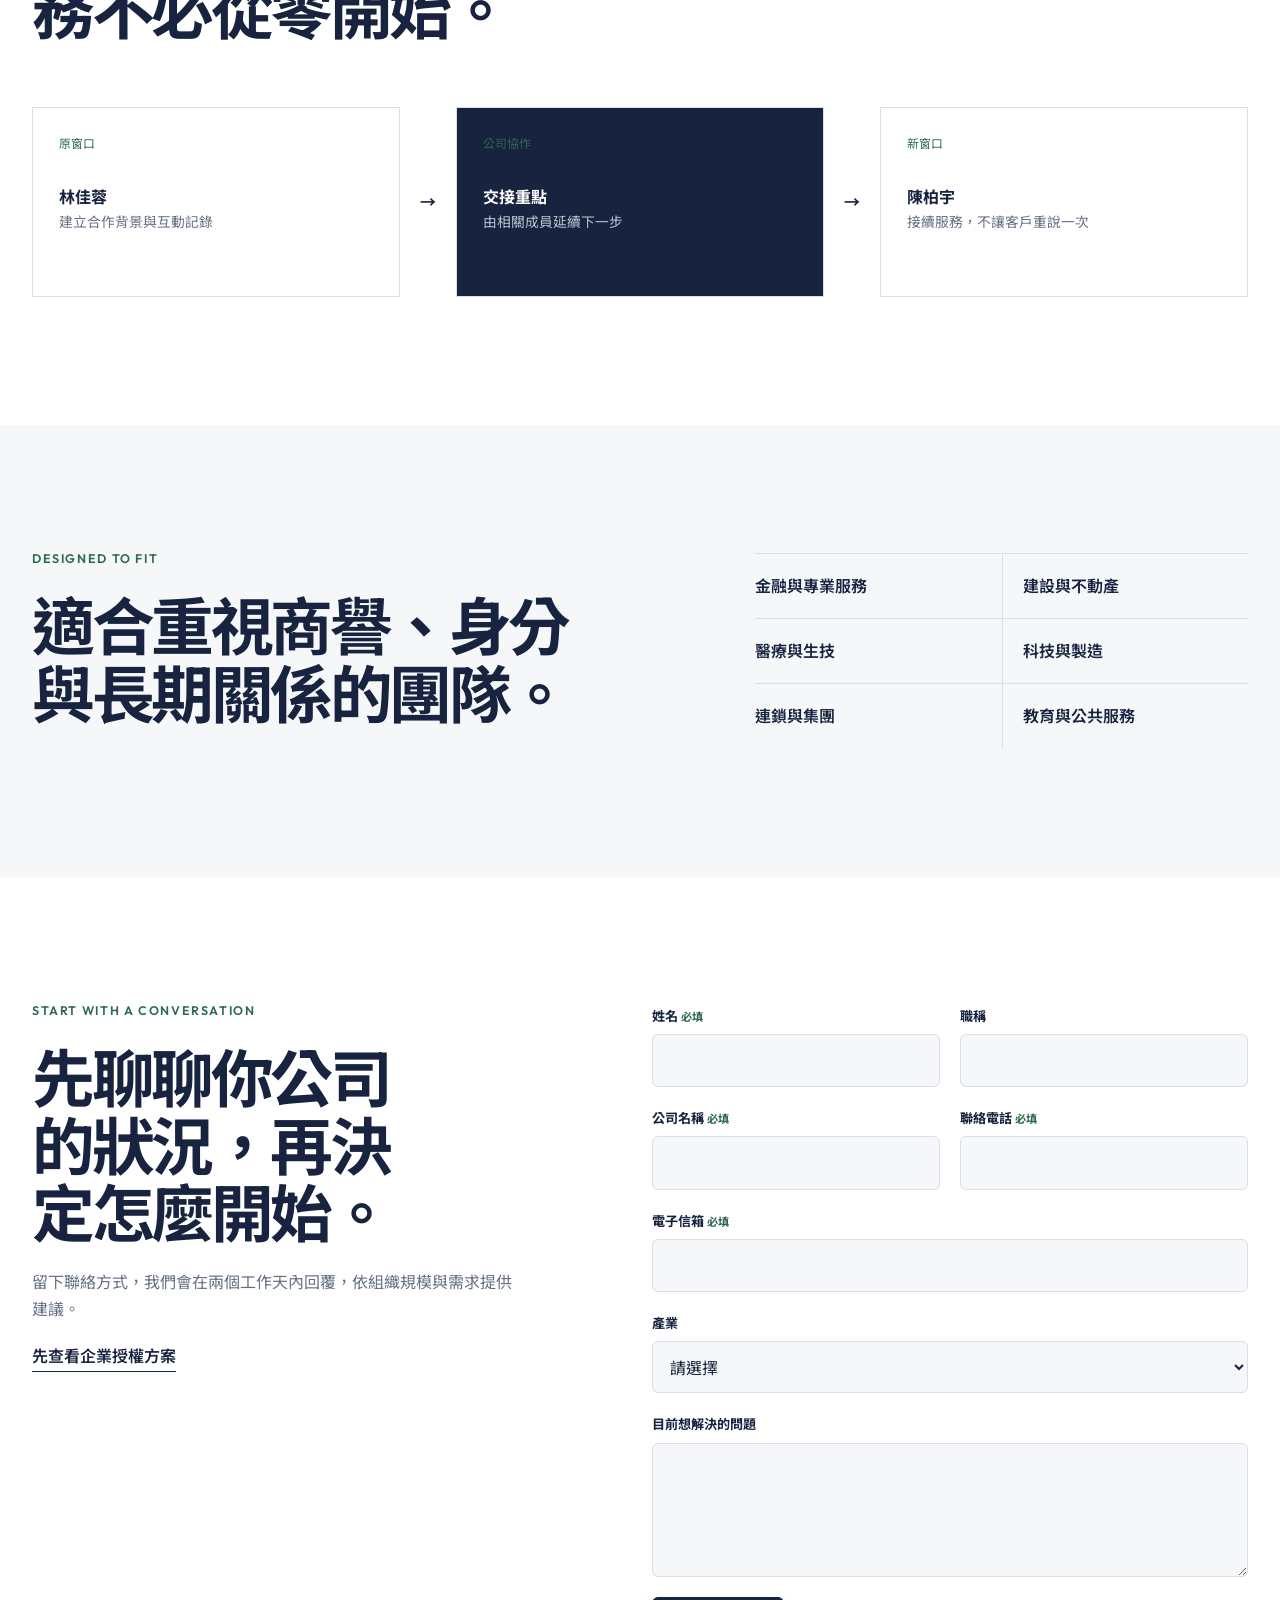
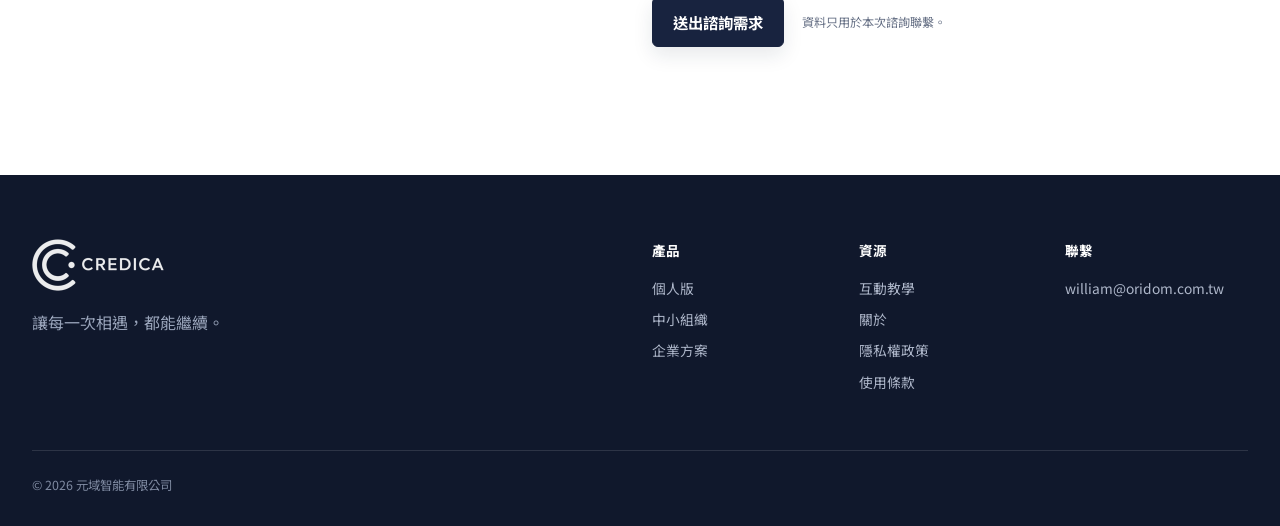
<file: enterprise.html>
<!doctype html>
<html lang="zh-Hant">
<head>
  <meta charset="utf-8"><meta name="viewport" content="width=device-width,initial-scale=1">
  <title>Credica 企業方案｜讓每一次對外接觸，都有公司背書</title>
  <meta name="description" content="Credica 企業方案讓公司統一發行、管理與停用數位名片，協助客戶辨識真實身分，讓商務關係不因人員異動而中斷。">
  <meta name="robots" content="index, follow, max-image-preview:large, max-snippet:-1, max-video-preview:-1">
  <meta property="og:title" content="Credica 企業方案｜讓每一次對外接觸，都有公司背書"><meta property="og:description" content="統一發行、管理與停用企業數位名片，讓客戶辨識真實身分，讓商務關係持續。"><meta property="og:type" content="website"><meta property="og:site_name" content="Credica"><meta property="og:locale" content="zh_TW"><meta property="og:url" content="https://credica.app/enterprise.html"><meta property="og:image" content="https://credica.app/og-image.png">
  <meta name="twitter:card" content="summary_large_image"><meta name="twitter:title" content="Credica 企業方案｜讓每一次對外接觸，都有公司背書"><meta name="twitter:description" content="統一發行、管理與停用企業數位名片，讓客戶辨識真實身分，讓商務關係持續。"><meta name="twitter:image" content="https://credica.app/og-image.png">
  <link rel="canonical" href="https://credica.app/enterprise.html"><link rel="icon" href="credica-mark.svg">
  <link rel="preconnect" href="https://fonts.googleapis.com"><link rel="preconnect" href="https://fonts.gstatic.com" crossorigin>
  <link href="https://fonts.googleapis.com/css2?family=Noto+Sans+TC:wght@400;500;600;700;800&family=Outfit:wght@500;600;700&display=swap" rel="stylesheet">
  <link rel="stylesheet" href="tokens.css"><link rel="stylesheet" href="brand.css"><link rel="stylesheet" href="enterprise.css">
  <script src="analytics.js" defer></script>
</head>
<body>
  <a class="skip-link" href="#main">跳到主要內容</a><div id="site-nav" data-active="enterprise" data-cta="consult"></div>
  <main id="main">
    <section class="enterprise-hero"><div class="grid-shell enterprise-hero-grid">
      <div class="enterprise-hero-copy"><p class="section-index">Credica for Enterprise</p><h1>每張名片都帶著公司認證，信任當場成立。</h1><p class="hero-lead">從發行、職務異動到離職停用，企業清楚掌握每一張對外名片；客戶也能立即知道，眼前的人確實代表這家公司。</p><div class="hero-actions"><a class="button" href="#contact">預約企業諮詢</a><a class="button button-secondary" href="enterprise-pricing.html">查看授權方案</a></div><p class="hero-note">依組織規模與管理需求規劃，不必一次改變所有既有流程。</p></div>
      <div class="trust-stage" aria-label="企業名片驗證介面"><div class="trust-stage-head"><span>企業身分狀態</span><strong>即時有效</strong></div><article class="employee-pass"><div class="company-monogram">YF</div><div><p>由詠豐科技發行</p><h2>林佳蓉</h2><small>商務發展部 · 經理</small></div><span class="verified-mark">已驗證</span></article><ol class="trust-route"><li><span>01</span><div><strong>公司發行</strong><small>套用一致品牌與職務資訊</small></div></li><li><span>02</span><div><strong>員工持有</strong><small>個人與公司名片清楚分開</small></div></li><li class="is-current"><span>03</span><div><strong>對方驗證</strong><small>交換當下確認公司背書</small></div></li></ol></div>
    </div></section>

    <section class="section-pad enterprise-risks"><div class="grid-shell"><div class="section-heading"><p class="section-index">The hidden gap</p><h2>名片交出去之後，品牌風險才剛開始。</h2></div><div class="risk-list"><article><span>01</span><div><h3>客戶無法辨識真偽</h3><p>同樣的姓名與職稱，不代表仍受公司授權。</p></div></article><article><span>02</span><div><h3>職務資訊各自更新</h3><p>職稱或品牌改動後，容易留下多個版本。</p></div></article><article><span>03</span><div><h3>人離開，關係也斷掉</h3><p>重要往來只存在個人通訊錄，公司難以延續服務。</p></div></article></div></div></section>

    <section class="section-pad governance"><div class="grid-shell"><div class="governance-intro"><p class="section-index">A visible lifecycle</p><h2>把信任，變成一條看得見的治理軌跡。</h2><p>企業只管理公司發行的資訊；員工的個人人脈仍由本人決定。</p></div><ol class="lifecycle"><li><b>01</b><div><h3>發行</h3><p>建立一致的品牌、部門與職稱。</p></div><em>Issued</em></li><li><b>02</b><div><h3>持有</h3><p>公司名片與個人名片各自獨立。</p></div><em>Active</em></li><li><b>03</b><div><h3>驗證</h3><p>客戶在交換當下看見企業背書。</p></div><em>Verified</em></li><li><b>04</b><div><h3>更新或停用</h3><p>異動時集中更新；離職後撤回企業身分。</p></div><em>Controlled</em></li></ol></div></section>

    <section class="section-pad admin-section"><div class="grid-shell"><div class="admin-copy"><p class="section-index">Enterprise console</p><h2>管理必要的事，不監看不該看的事。</h2><p>企業掌握公司身分與品牌資訊；私人聯絡人與個人互動仍由員工決定。</p><ul><li>統一發行與批次更新</li><li>職務異動快速同步</li><li>離職後撤回公司名片</li><li>保留清楚管理紀錄</li></ul></div><div class="admin-console" aria-label="Credica 企業後台的員工與名片頁"><aside><div class="console-brand"><strong>Credica</strong><small>企業後台</small></div><nav aria-label="企業後台導覽"><span>🏠 總覽</span><span class="is-active">🪪 員工與名片</span><span>🎫 通行證與憑證</span><span>🎨 公司資料與名片風格</span><span>🔗 目錄連線</span></nav></aside><div class="console-main"><header><div><small>詠豐科技</small><strong>企業方案</strong></div><span>林若晴 · 管理者</span></header><div class="console-content"><div class="console-title"><h3>員工與名片</h3><p>派發、停用員工的公司名片，維持一致的企業識別。</p></div><div class="console-note"><b>✓</b><span>名片目前為公司認可</span></div><div class="console-tools"><span>搜尋姓名、職稱或聯絡方式</span><span>全部部門</span><span>全部狀態</span></div><div class="employee-table"><div class="employee-table-head"><strong>員工列表</strong><span>在職有效名片 3 張</span></div><div class="console-row labels"><span>姓名</span><span>部門</span><span>職稱</span><span>名片狀態</span></div><div class="console-row"><strong>陳子寧</strong><span>商務發展</span><span>商務經理</span><em>使用中 <b>✓</b></em></div><div class="console-row"><strong>黃沐安</strong><span>客戶成功</span><span>專案顧問</span><em>使用中 <b>✓</b></em></div><div class="console-row"><strong>吳思語</strong><span>產品設計</span><span>產品經理</span><i>待領取</i></div></div></div></div></div></div></section>

    <section class="section-pad continuity"><div class="grid-shell"><div class="continuity-title"><p class="section-index">Business continuity</p><h2>人員會流動，服務不必從零開始。</h2></div><div class="continuity-flow"><article><span>原窗口</span><strong>林佳蓉</strong><p>建立合作背景與互動記錄</p></article><b>→</b><article class="handover"><span>公司協作</span><strong>交接重點</strong><p>由相關成員延續下一步</p></article><b>→</b><article><span>新窗口</span><strong>陳柏宇</strong><p>接續服務，不讓客戶重說一次</p></article></div></div></section>

    <section class="section-pad fit-section"><div class="grid-shell"><div class="fit-heading"><p class="section-index">Designed to fit</p><h2>適合重視商譽、身分與長期關係的團隊。</h2></div><div class="fit-tags"><span>金融與專業服務</span><span>建設與不動產</span><span>醫療與生技</span><span>科技與製造</span><span>連鎖與集團</span><span>教育與公共服務</span></div></div></section>

    <section id="contact" class="section-pad contact-section"><div class="grid-shell"><div class="contact-copy"><p class="section-index">Start with a conversation</p><h2>先聊聊你公司的狀況，再決定怎麼開始。</h2><p>留下聯絡方式，我們會在兩個工作天內回覆，依組織規模與需求提供建議。</p><a class="inline-link" href="enterprise-pricing.html">先查看企業授權方案</a></div><form id="contactForm" class="contact-form" novalidate><div class="field"><label for="f-name">姓名 <span>必填</span></label><input id="f-name" name="name" autocomplete="name" required></div><div class="field"><label for="f-title">職稱</label><input id="f-title" name="title"></div><div class="field"><label for="f-company">公司名稱 <span>必填</span></label><input id="f-company" name="company" required></div><div class="field"><label for="f-phone">聯絡電話 <span>必填</span></label><input id="f-phone" name="phone" type="tel" required></div><div class="field full"><label for="f-email">電子信箱 <span>必填</span></label><input id="f-email" name="email" type="email" required></div><div class="field full"><label for="f-industry">產業</label><select id="f-industry" name="industry"><option value="">請選擇</option><option>金融與專業服務</option><option>建設與不動產</option><option>醫療與生技</option><option>科技與製造</option><option>其他</option></select></div><div class="field full"><label for="f-note">目前想解決的問題</label><textarea id="f-note" name="note" rows="4"></textarea></div><div class="form-action full"><button id="submitBtn" class="button" type="submit">送出諮詢需求</button><p id="formStatus" role="status" aria-live="polite">資料只用於本次諮詢聯繫。</p></div></form></div></section>
  </main>
  <footer class="site-footer"><div class="grid-shell footer-grid"><div class="footer-brand"><img src="credica-wordmark.png" alt="Credica"><p>讓每一次相遇，都能繼續。</p></div><nav aria-label="產品"><strong>產品</strong><a href="/">個人版</a><a href="business.html">中小組織</a><a href="enterprise.html">企業方案</a></nav><nav aria-label="資源"><strong>資源</strong><a href="tutorial.html">互動教學</a><a href="about.html">關於</a><a href="privacy.html">隱私權政策</a><a href="terms.html">使用條款</a></nav><div class="footer-contact"><strong>聯繫</strong><a href="mailto:william@oridom.com.tw">william@oridom.com.tw</a></div><p class="copyright">© 2026 元域智能有限公司</p></div></footer>
  <script src="nav.js?v=20260718-2" defer></script><script src="enterprise.js" defer></script>
</body></html>
</file>
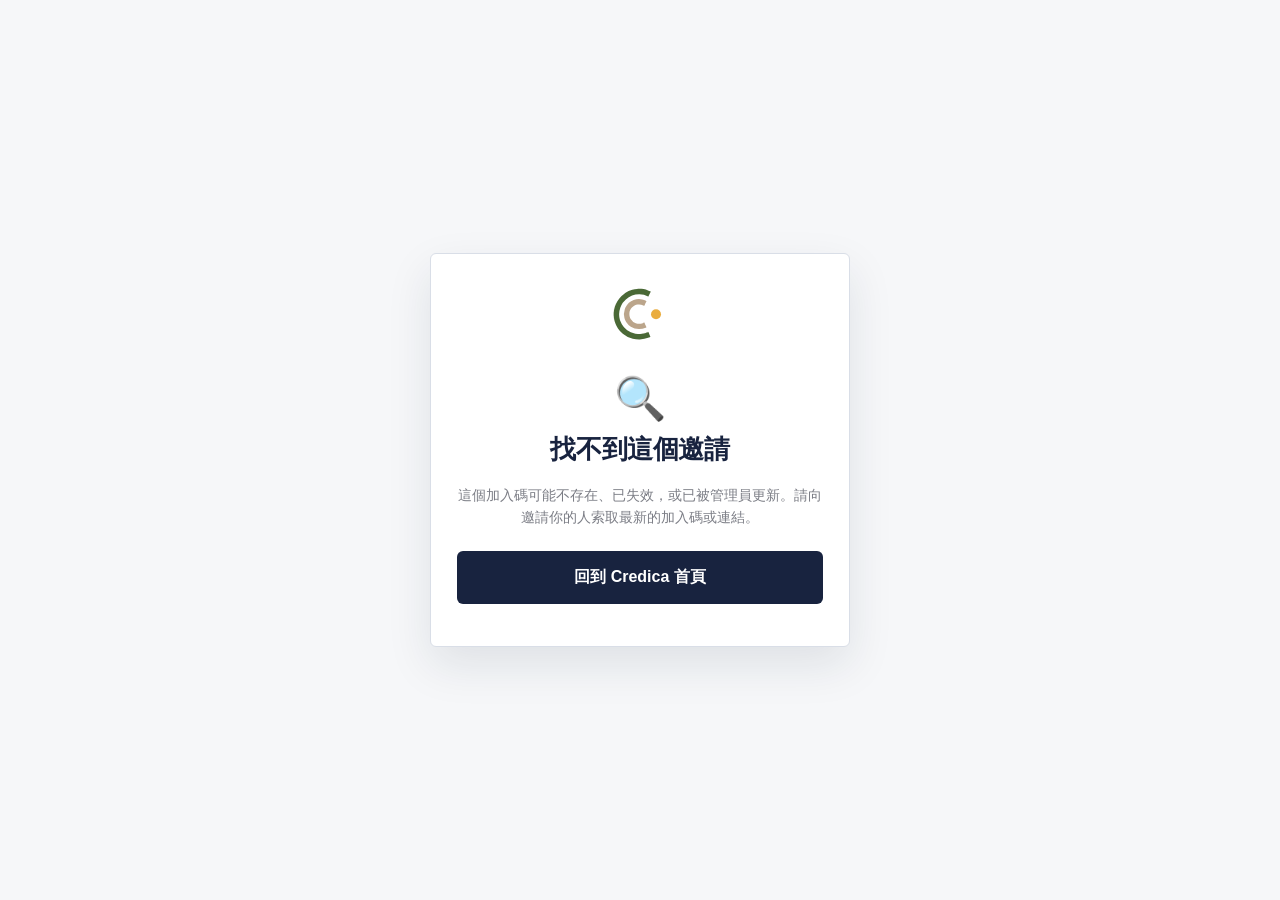
<file: join-code.html>
<!DOCTYPE html>
<html lang="zh-Hant">
<head>
  <meta charset="UTF-8">
  <meta name="viewport" content="width=device-width, initial-scale=1.0, viewport-fit=cover">
  <title>加入組織 · Credica</title>
  <meta name="robots" content="noindex">
  <link rel="icon" href="/favicon-32.png" sizes="32x32">
  <link rel="apple-touch-icon" href="/apple-touch-icon.png">
  <link rel="stylesheet" href="/tokens.css">
  <style>
    *{box-sizing:border-box;margin:0;padding:0;}
    body{
      font-family:-apple-system,BlinkMacSystemFont,"PingFang TC","Noto Sans TC",sans-serif;
      background:var(--bg,#F4F5F7);color:var(--text,#0F1220);
      min-height:100vh;min-height:100dvh;
      display:flex;align-items:center;justify-content:center;
      padding:24px;-webkit-font-smoothing:antialiased;
    }
    .card{
      width:100%;max-width:420px;background:var(--surface,#fff);
      border-radius:24px;padding:32px 26px 28px;
      box-shadow:0 18px 48px rgba(15,18,32,0.10),0 0 0 1px rgba(15,18,32,0.05);
      text-align:center;
    }
    .logo{width:56px;height:56px;border-radius:16px;margin:0 auto 18px;display:block;}
    .eyebrow{font-size:13px;font-weight:700;color:var(--text-sub,#6B7280);letter-spacing:.3px;}
    .org{font-size:26px;font-weight:800;letter-spacing:-0.4px;margin:8px 0 6px;line-height:1.25;}
    .scene{display:inline-block;font-size:12.5px;font-weight:700;color:var(--navy,#1E2951);
      background:var(--pastel-lavender,#E6E9FA);padding:5px 13px;border-radius:999px;}
    .sub{font-size:14px;color:var(--text-sub,#6B7280);line-height:1.6;margin:18px 0 22px;}
    .code-pill{font-family:"SF Mono",ui-monospace,Menlo,monospace;font-size:22px;font-weight:800;
      letter-spacing:6px;color:var(--navy,#1E2951);background:var(--navy-tint,rgba(30,41,81,0.06));
      padding:12px 18px 12px 24px;border-radius:14px;display:inline-block;margin-bottom:22px;}
    .btn{display:flex;align-items:center;justify-content:center;gap:9px;width:100%;
      padding:16px;border-radius:14px;font-size:16px;font-weight:800;border:0;cursor:pointer;
      text-decoration:none;transition:transform .06s,opacity .2s;}
    .btn:active{transform:scale(0.98);}
    .btn-primary{background:var(--navy,#1E2951);color:#fff;}
    .btn-store{background:var(--surface,#fff);color:var(--text,#0F1220);
      border:1.5px solid var(--border,rgba(15,18,32,0.12));margin-top:11px;}
    .store-row{display:flex;gap:10px;margin-top:11px;}
    .store-row .btn-store{margin-top:0;flex:1;font-size:14.5px;padding:14px;}
    .foot{font-size:12px;color:var(--text-muted,#9CA3AF);line-height:1.6;margin-top:20px;}
    .state{padding:14px 0;}
    .spinner{width:30px;height:30px;border:3px solid var(--navy-tint,rgba(30,41,81,0.12));
      border-top-color:var(--navy,#1E2951);border-radius:50%;margin:24px auto;animation:spin .8s linear infinite;}
    @keyframes spin{to{transform:rotate(360deg);}}
    .err-icon{font-size:42px;margin-bottom:10px;}
    .hidden{display:none;}
    a.link{color:var(--navy,#1E2951);font-weight:700;text-decoration:none;}
  </style>
  <link rel="stylesheet" href="/status-page.css">
</head>
<body>
  <div class="card">
    <img src="/credica-mark.svg" alt="Credica" class="logo">

    <!-- loading -->
    <div id="state-loading" class="state">
      <div class="eyebrow">邀請加入</div>
      <div class="spinner"></div>
      <div class="sub" style="margin:0;">正在確認邀請…</div>
    </div>

    <!-- found -->
    <div id="state-found" class="state hidden">
      <div class="eyebrow">邀請你加入</div>
      <div class="org" id="org-name">組織</div>
      <div id="scene-wrap"><span class="scene" id="scene-label"></span></div>
      <div class="sub">用 Credica App 打開這個邀請，輸入或自動帶入加入碼，就能成為成員。</div>
      <div class="code-pill" id="code-pill">XXXXXX</div>
      <a id="open-app" class="btn btn-primary" href="#">📱 用 Credica App 開啟</a>
      <div class="store-row">
        <a class="btn btn-store" id="ios-store" href="https://apps.apple.com/tw/app/credica-%E5%8F%AF%E9%A9%97%E8%AD%89%E7%9A%84%E6%95%B8%E4%BD%8D%E5%90%8D%E7%89%87/id6760047580">App Store</a>
        <a class="btn btn-store" id="play-store" href="https://play.google.com/store/apps/details?id=com.credica.app">Google Play</a>
      </div>
      <div class="foot">還沒有 App？先下載 Credica，再回到這個畫面按「用 Credica App 開啟」。</div>
    </div>

    <!-- not found / expired -->
    <div id="state-error" class="state hidden">
      <div class="err-icon">🔍</div>
      <div class="org" id="err-title">找不到這個邀請</div>
      <div class="sub" id="err-msg">這個加入碼可能不存在、已失效，或已被管理員更新。請向邀請你的人索取最新的加入碼或連結。</div>
      <a class="btn btn-primary" href="https://credica.app">回到 Credica 首頁</a>
    </div>
  </div>

  <script>
    (function () {
      // 從路徑取加入碼：/join-code/XXXXXX
      var parts = location.pathname.split('/').filter(Boolean);
      var code = (parts[parts.length - 1] || '').toUpperCase();
      // 連結若帶 ?code= 也支援
      var qp = new URLSearchParams(location.search).get('code');
      if (qp) code = qp.toUpperCase();

      var API = 'https://api.credica.app';
      var elLoading = document.getElementById('state-loading');
      var elFound = document.getElementById('state-found');
      var elError = document.getElementById('state-error');

      function show(el) {
        [elLoading, elFound, elError].forEach(function (e) { e.classList.add('hidden'); });
        el.classList.remove('hidden');
      }
      function showError(title, msg) {
        if (title) document.getElementById('err-title').textContent = title;
        if (msg) document.getElementById('err-msg').textContent = msg;
        show(elError);
      }

      var SCENE = {
        club: '社團', community: '社區', construction: '營建工地',
        event: '活動', training: '訓練機構', medical: '醫療機構',
        hr: '企業', supply: '供應鏈', generic: '組織'
      };

      if (!code || code.length < 4) {
        showError('連結不完整', '這個邀請連結缺少加入碼，請向邀請你的人索取完整連結。');
        return;
      }

      // 深連結（給已安裝 App 的人手動按）
      document.getElementById('open-app').setAttribute('href', 'credica://join-code/' + code);
      document.getElementById('code-pill').textContent = code;

      fetch(API + '/api/v1/identity-map/join-code-info?code=' + encodeURIComponent(code))
        .then(function (r) {
          if (r.status === 404) throw { kind: 'notfound' };
          if (r.status === 410) throw { kind: 'expired' };
          if (!r.ok) throw { kind: 'other' };
          return r.json();
        })
        .then(function (res) {
          var d = res && res.data ? res.data : {};
          document.getElementById('org-name').textContent = d.org_name || '組織';
          var label = SCENE[d.scene_type] || '';
          if (label) {
            document.getElementById('scene-label').textContent = label;
          } else {
            document.getElementById('scene-wrap').classList.add('hidden');
          }
          show(elFound);
        })
        .catch(function (e) {
          if (e && e.kind === 'expired') {
            showError('這個邀請已失效', '加入碼已過期或已被管理員更新。請向邀請你的人索取最新的加入碼或連結。');
          } else {
            showError(null, null);
          }
        });
    })();
  </script>
</body>
</html>
</file>
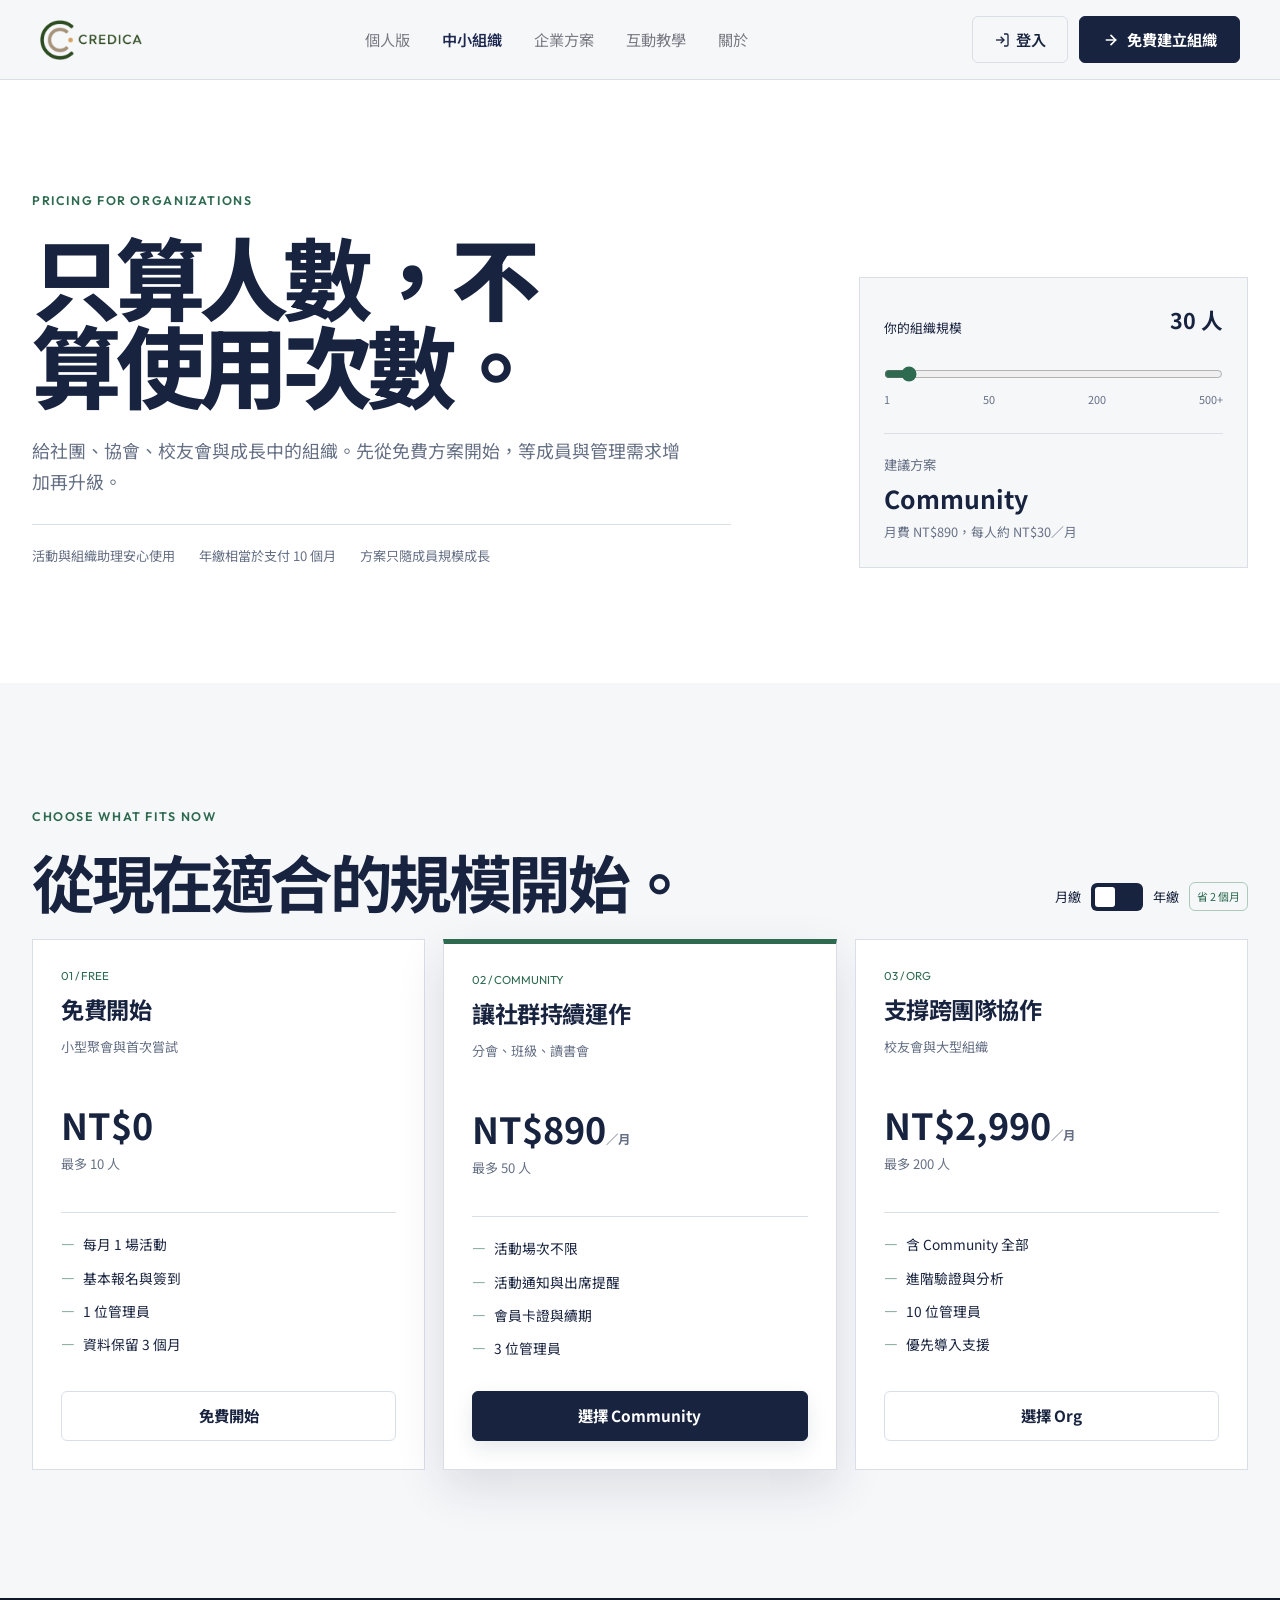
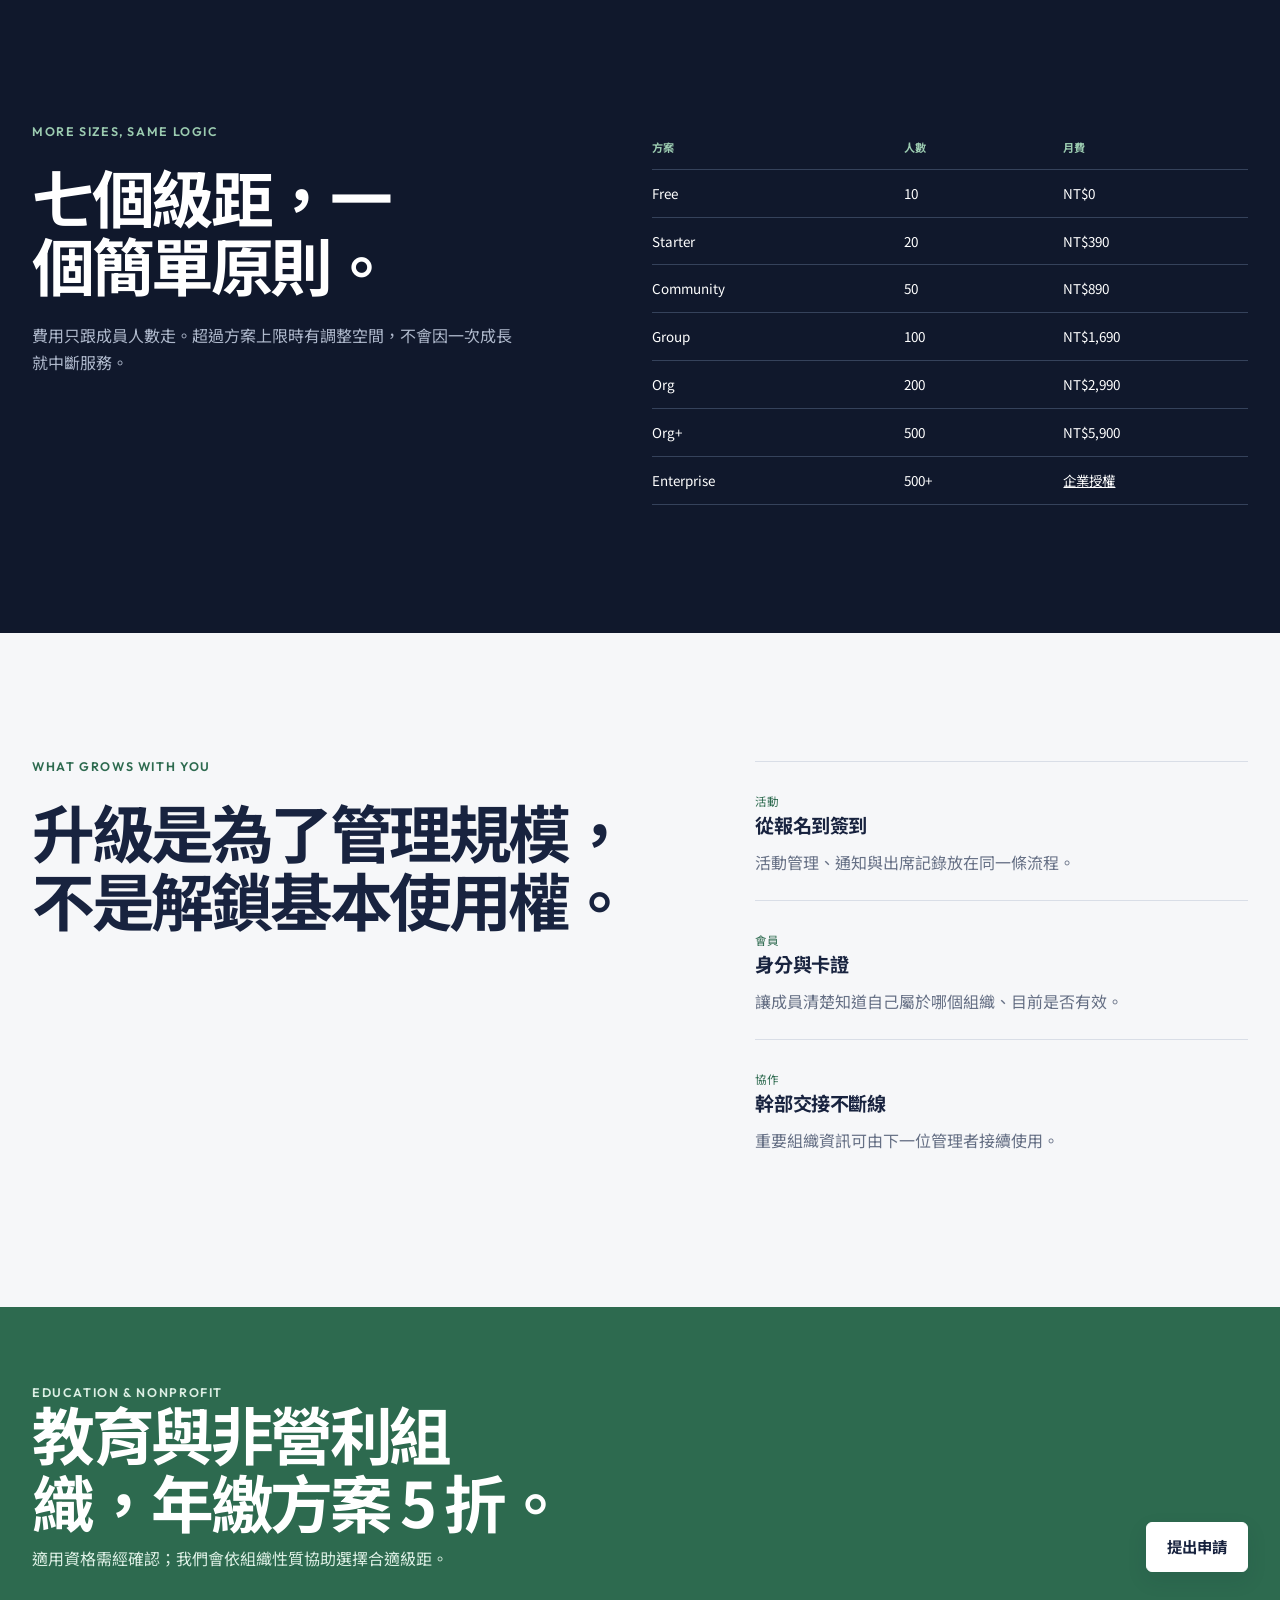
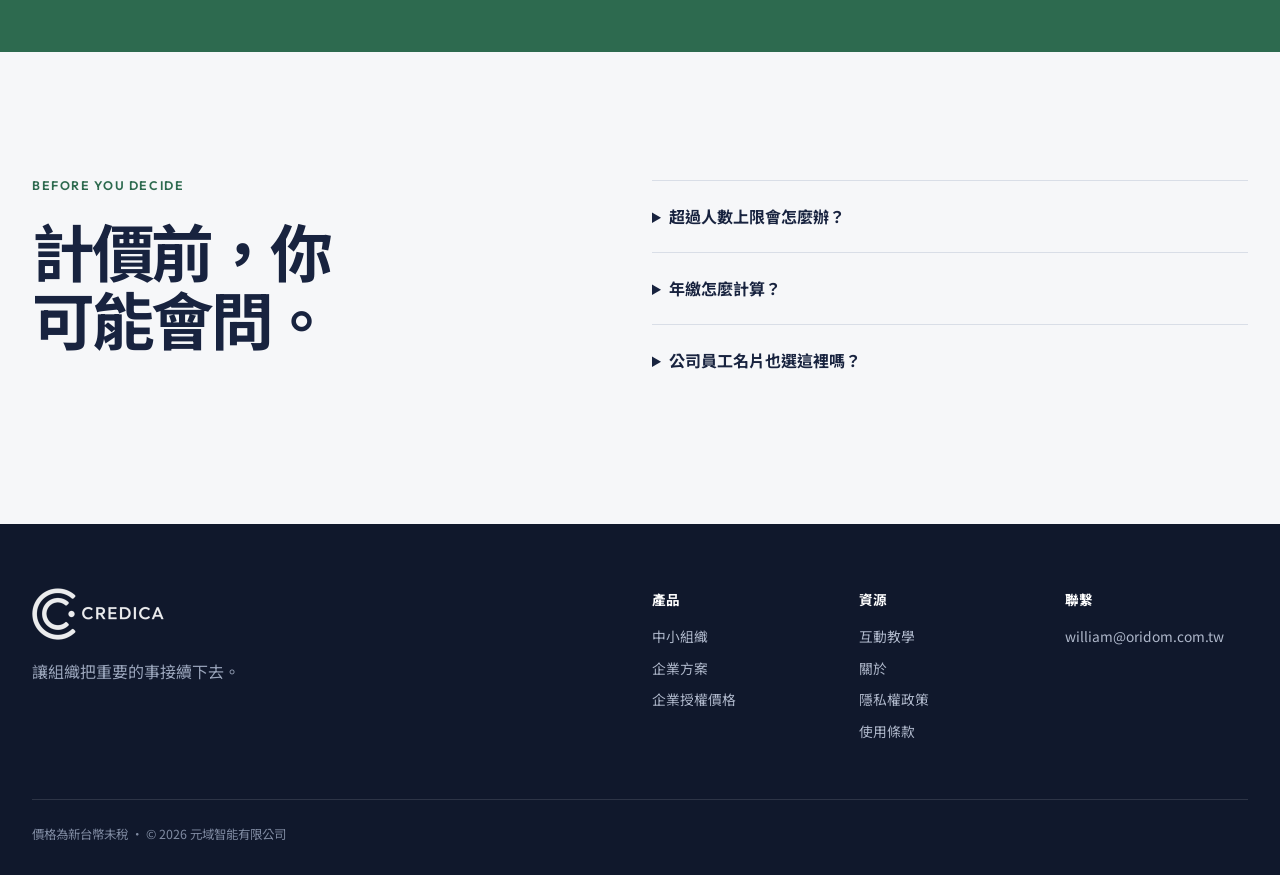
<file: pricing.html>
<!doctype html><html lang="zh-Hant-TW"><head><meta charset="utf-8"><meta name="viewport" content="width=device-width,initial-scale=1"><title>Credica 組織價格｜只算人數，不算使用次數</title><meta name="description" content="Credica 組織方案依成員人數計費。免費開始，活動、會員與組織助理隨團隊成長升級。"><meta name="robots" content="index, follow, max-image-preview:large, max-snippet:-1, max-video-preview:-1"><link rel="canonical" href="https://credica.app/pricing.html"><meta property="og:title" content="Credica 組織價格｜只算人數，不算使用次數"><meta property="og:description" content="依成員人數計費，免費開始，活動、會員與組織助理隨團隊成長升級。"><meta property="og:type" content="website"><meta property="og:site_name" content="Credica"><meta property="og:locale" content="zh_TW"><meta property="og:url" content="https://credica.app/pricing.html"><meta property="og:image" content="https://credica.app/og-image.png"><meta name="twitter:card" content="summary_large_image"><meta name="twitter:title" content="Credica 組織價格｜只算人數，不算使用次數"><meta name="twitter:description" content="依成員人數計費，免費開始，活動、會員與組織助理隨團隊成長升級。"><meta name="twitter:image" content="https://credica.app/og-image.png"><link rel="icon" href="credica-mark.svg"><link rel="preconnect" href="https://fonts.googleapis.com"><link rel="preconnect" href="https://fonts.gstatic.com" crossorigin><link href="https://fonts.googleapis.com/css2?family=Noto+Sans+TC:wght@400;500;600;700;800&family=Outfit:wght@500;600;700&display=swap" rel="stylesheet"><link rel="stylesheet" href="tokens.css"><link rel="stylesheet" href="brand.css"><link rel="stylesheet" href="pricing.css"></head><body>
<script src="analytics.js" defer></script><a class="skip-link" href="#main">跳到主要內容</a><div id="site-nav" data-active="business" data-cta="create"></div>
<main id="main"><section class="price-hero"><div class="grid-shell price-hero-grid"><div class="price-hero-copy"><p class="section-index">Pricing for organizations</p><h1>只算人數，不算使用次數。</h1><p>給社團、協會、校友會與成長中的組織。先從免費方案開始，等成員與管理需求增加再升級。</p><ul><li>活動與組織助理安心使用</li><li>年繳相當於支付 10 個月</li><li>方案只隨成員規模成長</li></ul></div><div class="recommender"><header><span>你的組織規模</span><strong><output id="headcount">30</output> 人</strong></header><input id="memberSlider" type="range" min="1" max="550" value="30" aria-label="組織成員人數"><div class="range-labels"><span>1</span><span>50</span><span>200</span><span>500+</span></div><div class="recommendation"><small>建議方案</small><strong id="recommendedPlan">Community</strong><p id="recommendedPrice">月費 NT$890，每人約 NT$30／月</p></div></div></div></section>

<section class="section-pad plans-section"><div class="grid-shell"><div class="plans-heading"><p class="section-index">Choose what fits now</p><h2>從現在適合的規模開始。</h2></div><div class="billing-control" aria-label="計費週期"><span id="monthlyLabel">月繳</span><button id="billingSwitch" type="button" role="switch" aria-checked="false"><i></i></button><span id="yearlyLabel">年繳</span><em>省 2 個月</em></div><div id="planCards" class="plan-cards">
<article class="plan-card" data-plan="free"><div><p class="plan-code">01 / Free</p><h3>免費開始</h3><p class="plan-who">小型聚會與首次嘗試</p></div><strong class="plan-price">NT$0</strong><p class="plan-cap">最多 10 人</p><ul><li>每月 1 場活動</li><li>基本報名與簽到</li><li>1 位管理員</li><li>資料保留 3 個月</li></ul><a class="button button-secondary" href="https://apply.credica.app/?plan=free">免費開始</a></article>
<article class="plan-card is-active" data-plan="community"><div><p class="plan-code">02 / Community</p><h3>讓社群持續運作</h3><p class="plan-who">分會、班級、讀書會</p></div><strong class="plan-price" data-month="890" data-year="742">NT$890<small>／月</small></strong><p class="plan-cap">最多 50 人</p><ul><li>活動場次不限</li><li>活動通知與出席提醒</li><li>會員卡證與續期</li><li>3 位管理員</li></ul><a class="button" href="https://apply.credica.app/?plan=community">選擇 Community</a></article>
<article class="plan-card" data-plan="org"><div><p class="plan-code">03 / Org</p><h3>支撐跨團隊協作</h3><p class="plan-who">校友會與大型組織</p></div><strong class="plan-price" data-month="2990" data-year="2492">NT$2,990<small>／月</small></strong><p class="plan-cap">最多 200 人</p><ul><li>含 Community 全部</li><li>進階驗證與分析</li><li>10 位管理員</li><li>優先導入支援</li></ul><a class="button button-secondary" href="https://apply.credica.app/?plan=org">選擇 Org</a></article>
</div></div></section>

<section class="scale-section section-pad"><div class="grid-shell"><div class="scale-copy"><p class="section-index">More sizes, same logic</p><h2>七個級距，一個簡單原則。</h2><p>費用只跟成員人數走。超過方案上限時有調整空間，不會因一次成長就中斷服務。</p></div><div class="scale-table" role="table" aria-label="組織方案級距"><div role="row"><strong role="columnheader">方案</strong><strong role="columnheader">人數</strong><strong role="columnheader">月費</strong></div><div role="row"><span>Free</span><span>10</span><span>NT$0</span></div><div role="row"><span>Starter</span><span>20</span><span>NT$390</span></div><div role="row"><span>Community</span><span>50</span><span>NT$890</span></div><div role="row"><span>Group</span><span>100</span><span>NT$1,690</span></div><div role="row"><span>Org</span><span>200</span><span>NT$2,990</span></div><div role="row"><span>Org+</span><span>500</span><span>NT$5,900</span></div><div role="row"><span>Enterprise</span><span>500+</span><a href="enterprise-pricing.html">企業授權</a></div></div></div></section>

<section class="included-section section-pad"><div class="grid-shell"><div class="included-heading"><p class="section-index">What grows with you</p><h2>升級是為了管理規模，不是解鎖基本使用權。</h2></div><div class="included-list"><article><span>活動</span><h3>從報名到簽到</h3><p>活動管理、通知與出席記錄放在同一條流程。</p></article><article><span>會員</span><h3>身分與卡證</h3><p>讓成員清楚知道自己屬於哪個組織、目前是否有效。</p></article><article><span>協作</span><h3>幹部交接不斷線</h3><p>重要組織資訊可由下一位管理者接續使用。</p></article></div></div></section>

<section class="education"><div class="grid-shell"><div><p class="section-index">Education & nonprofit</p><h2>教育與非營利組織，年繳方案 5 折。</h2><p>適用資格需經確認；我們會依組織性質協助選擇合適級距。</p></div><a class="button button-light" href="mailto:william@oridom.com.tw?subject=Credica%20教育與非營利方案">提出申請</a></div></section>

<section class="section-pad pricing-faq"><div class="grid-shell"><div class="faq-title"><p class="section-index">Before you decide</p><h2>計價前，你可能會問。</h2></div><div class="faq-list"><details><summary>超過人數上限會怎麼辦？</summary><p>服務不會立即中斷。我們會提醒管理者評估下一個級距，並保留合理調整時間。</p></details><details><summary>年繳怎麼計算？</summary><p>年繳總額相當於月費的 10 個月；畫面顯示的是換算後的每月平均。</p></details><details><summary>公司員工名片也選這裡嗎？</summary><p>企業身分發行與治理屬於另一套授權方案，請查看企業授權價格。</p></details></div></div></section></main>
<footer class="site-footer"><div class="grid-shell footer-grid"><div class="footer-brand"><img src="credica-wordmark.png" alt="Credica"><p>讓組織把重要的事接續下去。</p></div><nav aria-label="產品"><strong>產品</strong><a href="business.html">中小組織</a><a href="enterprise.html">企業方案</a><a href="enterprise-pricing.html">企業授權價格</a></nav><nav aria-label="資源"><strong>資源</strong><a href="tutorial.html">互動教學</a><a href="about.html">關於</a><a href="privacy.html">隱私權政策</a><a href="terms.html">使用條款</a></nav><div class="footer-contact"><strong>聯繫</strong><a href="mailto:william@oridom.com.tw">william@oridom.com.tw</a></div><p class="copyright">價格為新台幣未稅 · © 2026 元域智能有限公司</p></div></footer><script src="nav.js?v=20260718-2" defer></script><script src="pricing.js" defer></script></body></html>
</file>
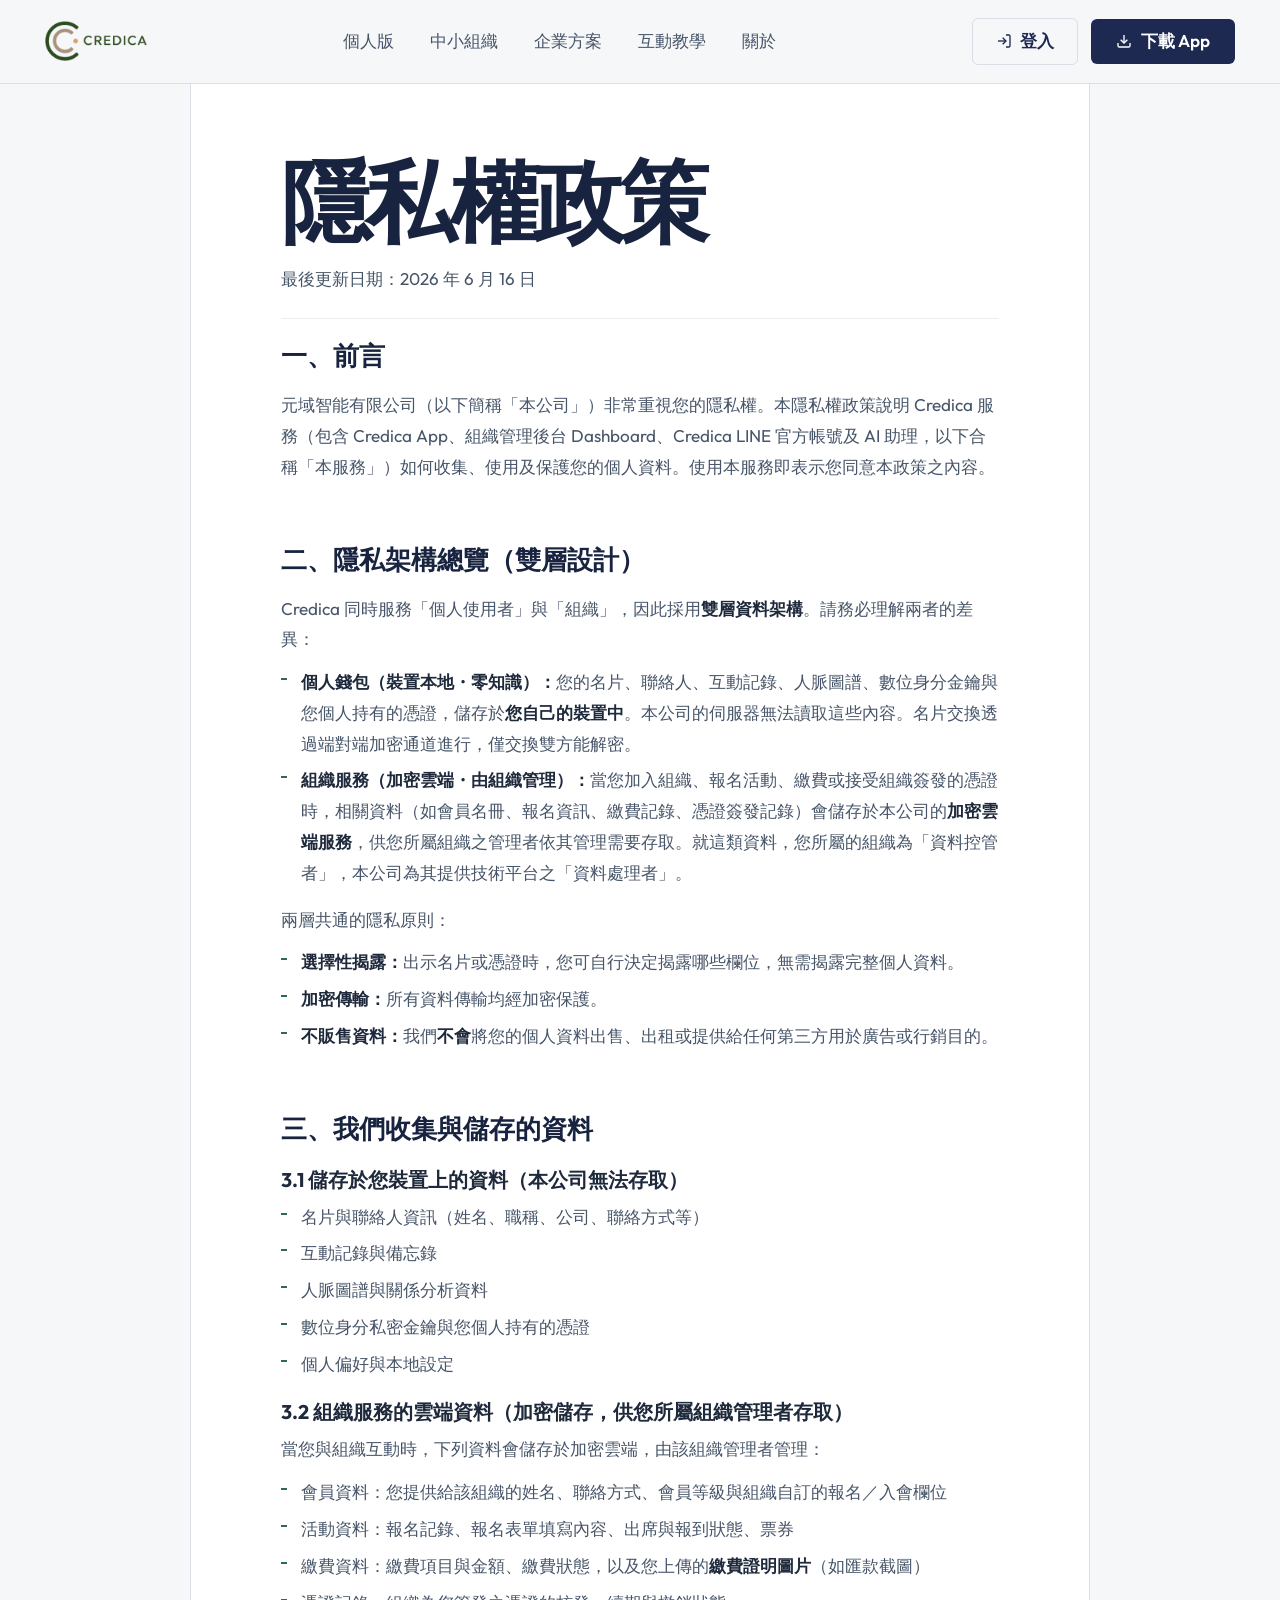
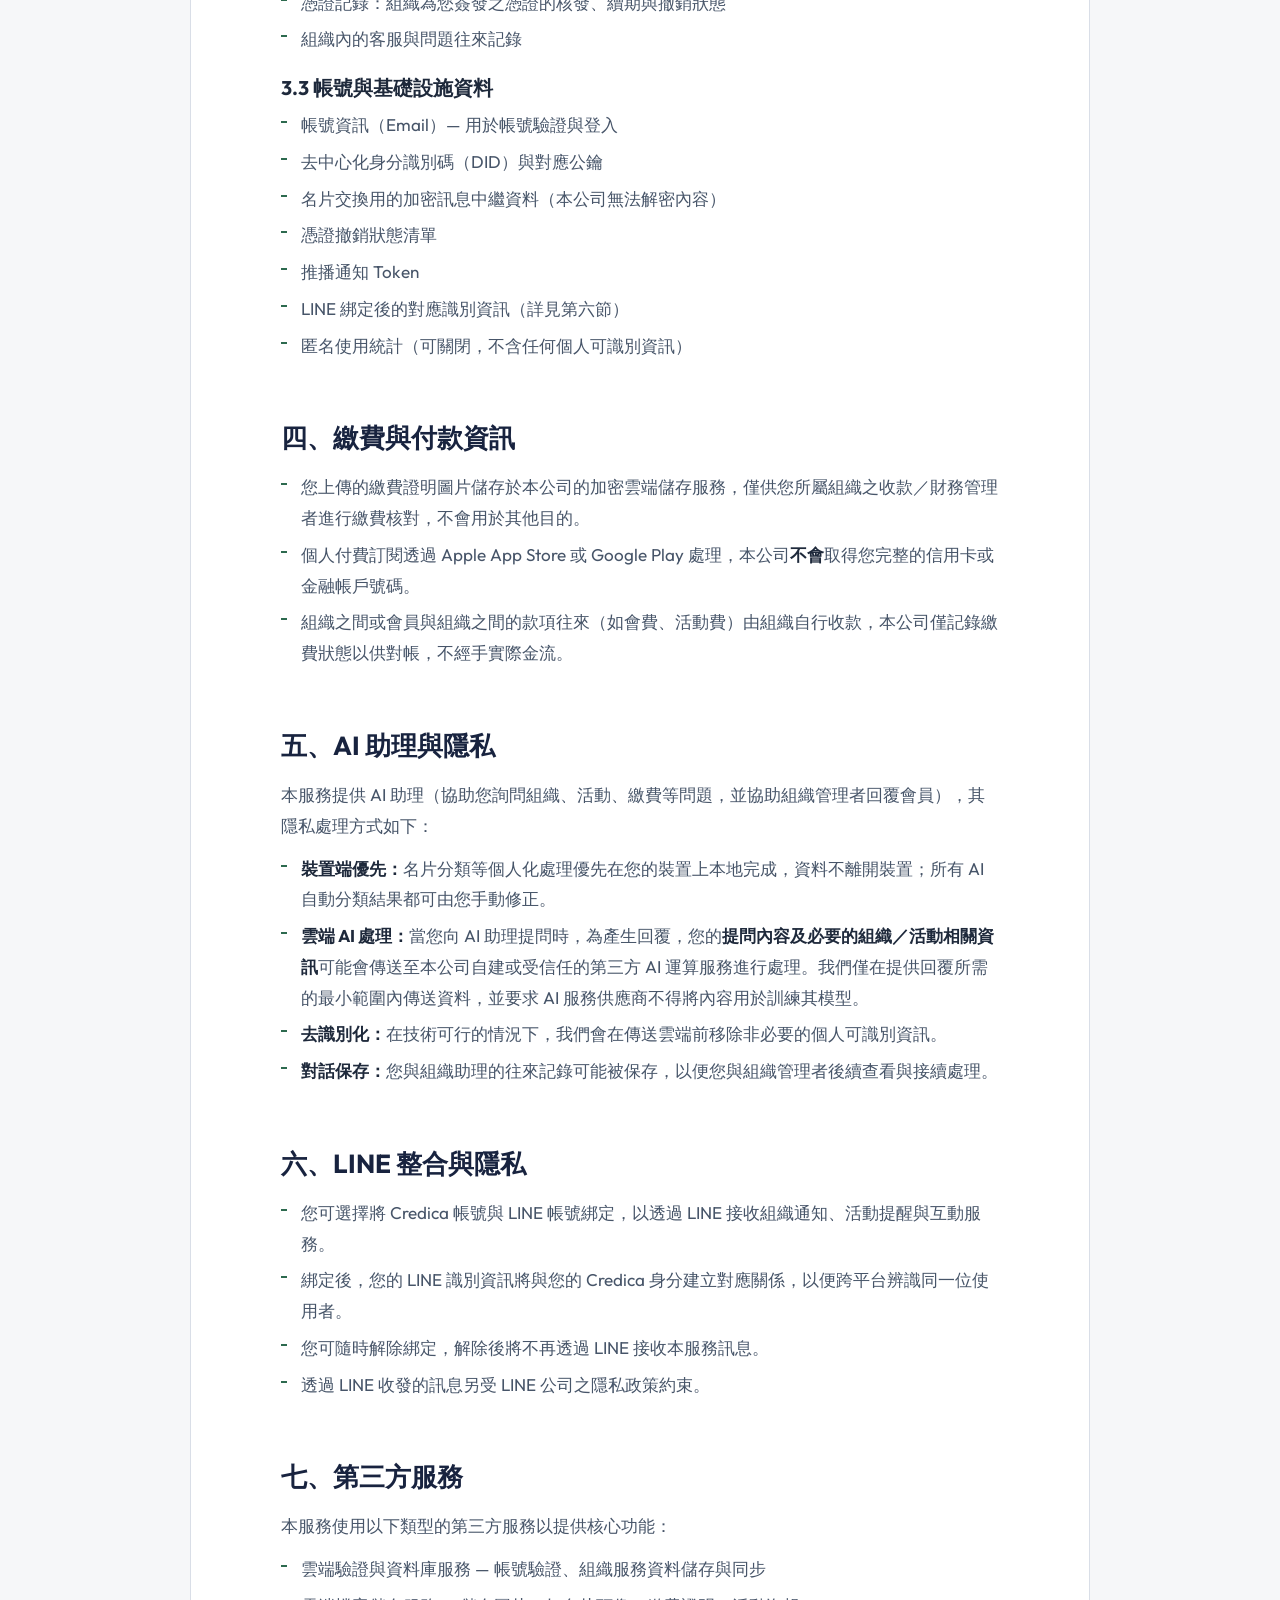
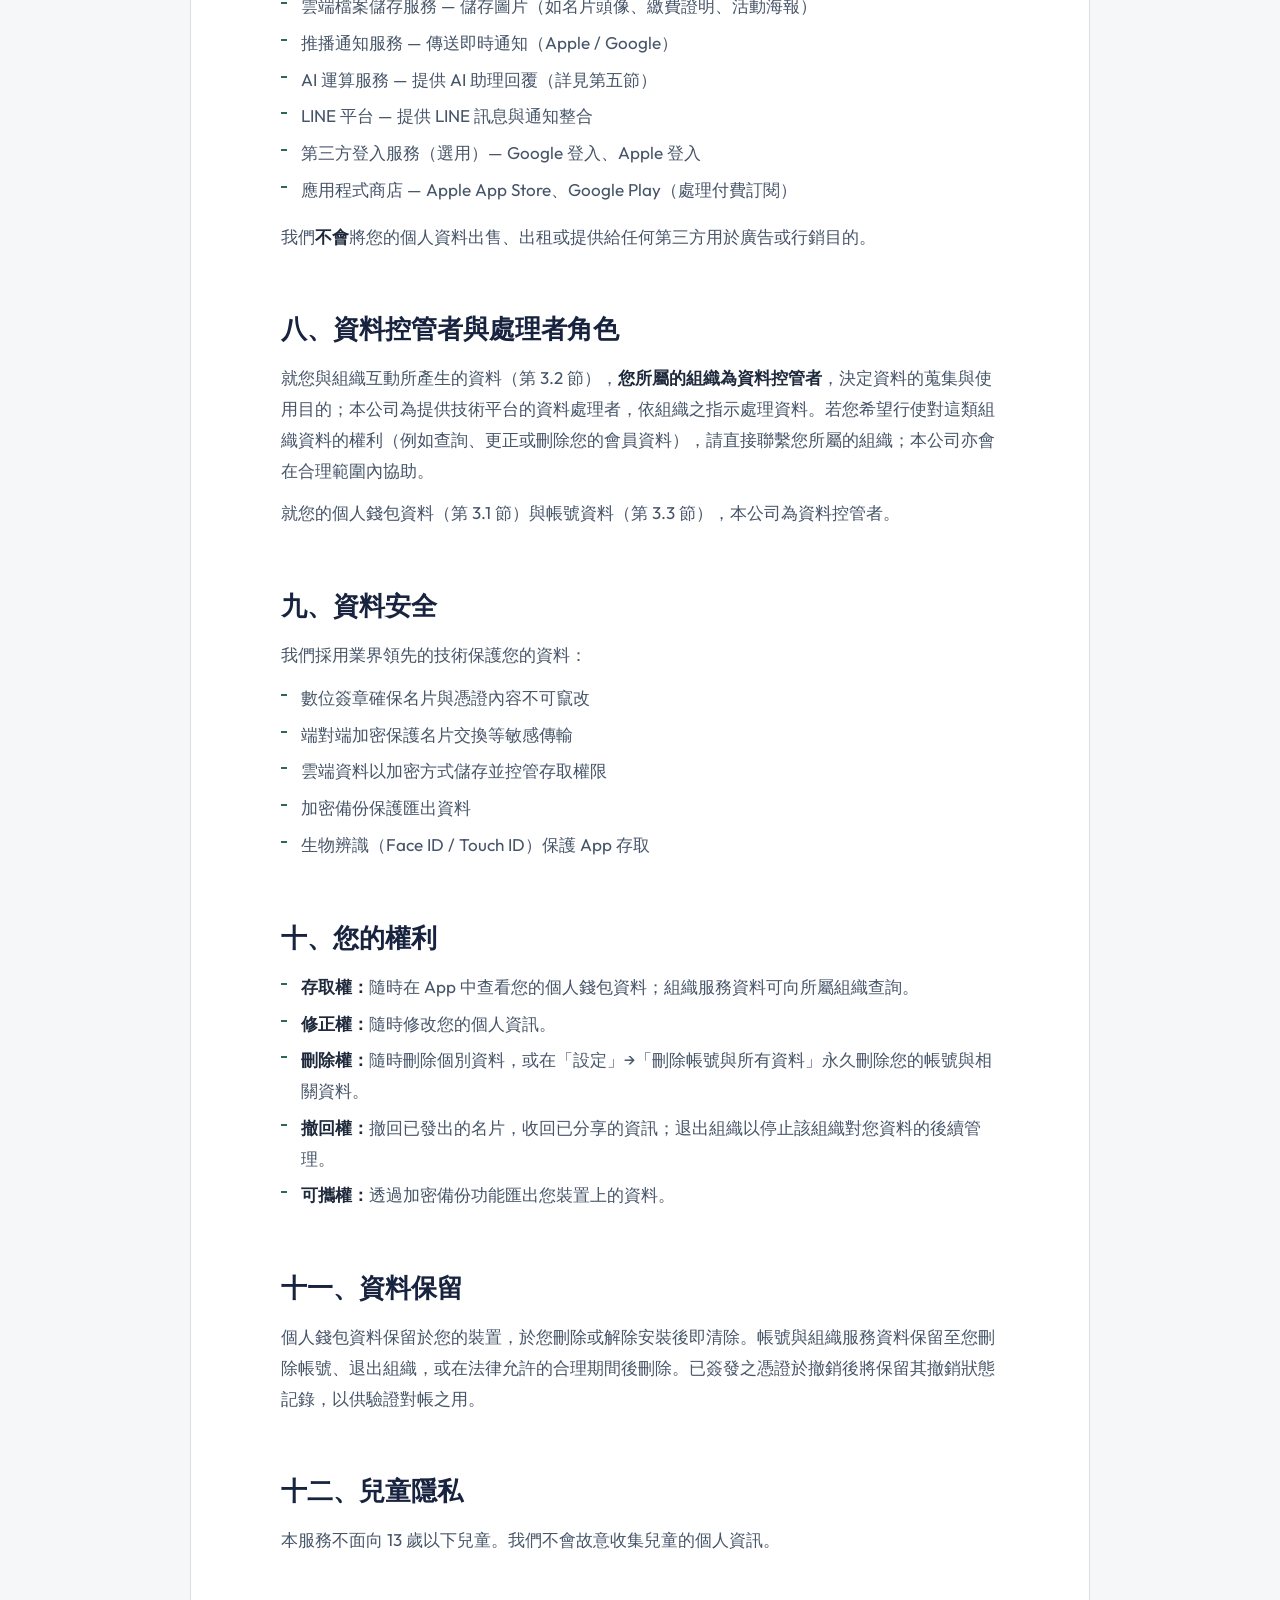
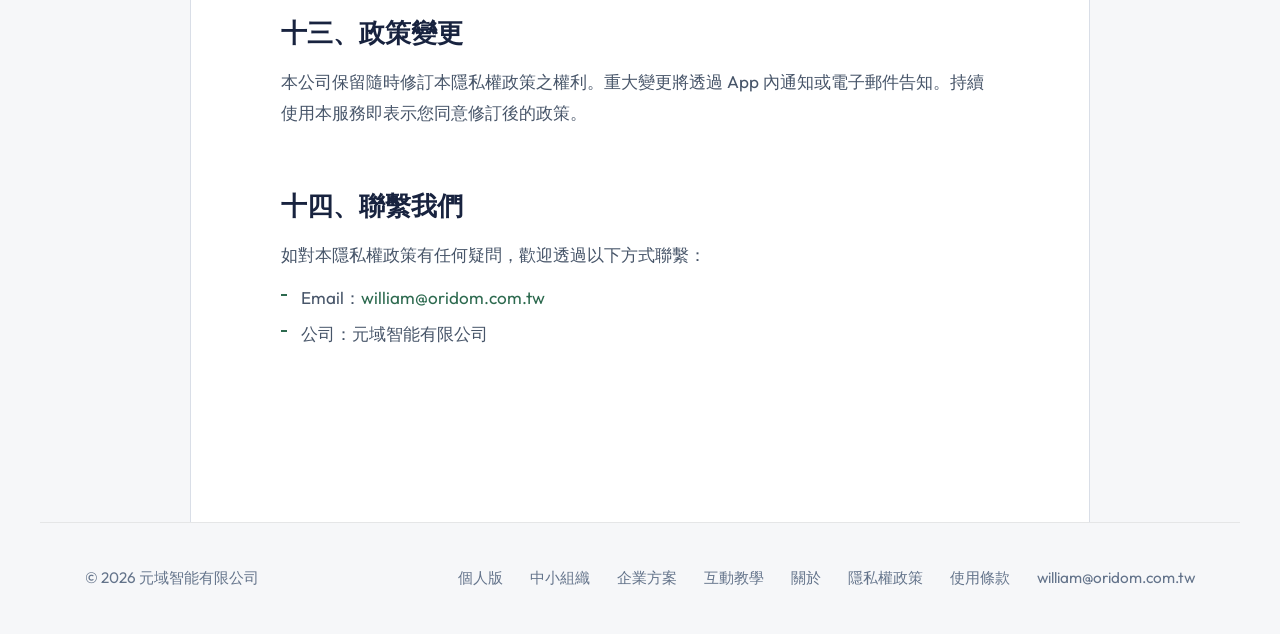
<file: privacy.html>
<!DOCTYPE html>
<html lang="zh-TW">
<head>
    <meta charset="UTF-8">
    <meta name="viewport" content="width=device-width, initial-scale=1.0">
    <link rel="icon" type="image/svg+xml" href="credica-mark.svg">
<link rel="icon" type="image/png" sizes="32x32" href="favicon-32.png">
    <link rel="icon" type="image/png" sizes="16x16" href="favicon-16.png">
    <link rel="apple-touch-icon" sizes="180x180" href="apple-touch-icon.png">
    <title>隱私權政策 | Credica</title>
    <meta name="description" content="了解 Credica 如何收集、使用與保護個人資料，以及個人使用者與組織服務的資料管理方式。">
    <meta name="robots" content="index, follow">
    <link rel="canonical" href="https://credica.app/privacy.html">
    <link rel="preconnect" href="https://fonts.googleapis.com">
    <link rel="preconnect" href="https://fonts.gstatic.com" crossorigin>
    <link href="https://fonts.googleapis.com/css2?family=Outfit:wght@300;400;500;700&display=swap" rel="stylesheet">
    <link rel="stylesheet" href="page.css?v=20260718-2">
<script src="analytics.js" defer></script>
</head>
<body>
<nav>
  <a href="/" class="logo">
    <img src="credica-wordmark.png" alt="Credica" style="height:40px;width:auto;display:block"></a>
  <div class="nav-mid">
    <a href="/">個人版</a>
    <a href="business.html">中小組織</a>
    <a href="enterprise.html">企業方案</a>
    <a href="tutorial.html">互動教學</a>
    <a href="about.html">關於</a>
  </div>
  <a href="https://dashboard.credica.app" class="nav-login" target="_blank" rel="noopener" data-i18n="nav.login">
    <svg fill="none" stroke="currentColor" stroke-width="2" viewBox="0 0 24 24"><path d="M15 3h4a2 2 0 012 2v14a2 2 0 01-2 2h-4"/><polyline points="10 17 15 12 10 7"/><line x1="15" y1="12" x2="3" y2="12"/></svg>
    登入
  </a>
  <a href="https://apps.apple.com/tw/app/credica-%E5%8F%AF%E9%A9%97%E8%AD%89%E7%9A%84%E6%95%B8%E4%BD%8D%E5%90%8D%E7%89%87/id6760047580" class="nav-dl" target="_blank" rel="noopener">
    <svg fill="none" stroke="currentColor" stroke-width="2" viewBox="0 0 24 24"><path d="M21 15v4a2 2 0 01-2 2H5a2 2 0 01-2-2v-4"/><polyline points="7 10 12 15 17 10"/><line x1="12" y1="15" x2="12" y2="3"/></svg>
    下載 App
  </a>
</nav>

    <main class="page-content">
        <h1>隱私權政策</h1>
        <p class="page-meta">最後更新日期：2026 年 6 月 16 日</p>

        <section>
            <h2>一、前言</h2>
            <p>元域智能有限公司（以下簡稱「本公司」）非常重視您的隱私權。本隱私權政策說明 Credica 服務（包含 Credica App、組織管理後台 Dashboard、Credica LINE 官方帳號及 AI 助理，以下合稱「本服務」）如何收集、使用及保護您的個人資料。使用本服務即表示您同意本政策之內容。</p>
        </section>

        <section>
            <h2>二、隱私架構總覽（雙層設計）</h2>
            <p>Credica 同時服務「個人使用者」與「組織」，因此採用<strong>雙層資料架構</strong>。請務必理解兩者的差異：</p>
            <ul>
                <li><strong>個人錢包（裝置本地・零知識）：</strong>您的名片、聯絡人、互動記錄、人脈圖譜、數位身分金鑰與您個人持有的憑證，儲存於<strong>您自己的裝置中</strong>。本公司的伺服器無法讀取這些內容。名片交換透過端對端加密通道進行，僅交換雙方能解密。</li>
                <li><strong>組織服務（加密雲端・由組織管理）：</strong>當您加入組織、報名活動、繳費或接受組織簽發的憑證時，相關資料（如會員名冊、報名資訊、繳費記錄、憑證簽發記錄）會儲存於本公司的<strong>加密雲端服務</strong>，供您所屬組織之管理者依其管理需要存取。就這類資料，您所屬的組織為「資料控管者」，本公司為其提供技術平台之「資料處理者」。</li>
            </ul>
            <p>兩層共通的隱私原則：</p>
            <ul>
                <li><strong>選擇性揭露：</strong>出示名片或憑證時，您可自行決定揭露哪些欄位，無需揭露完整個人資料。</li>
                <li><strong>加密傳輸：</strong>所有資料傳輸均經加密保護。</li>
                <li><strong>不販售資料：</strong>我們<strong>不會</strong>將您的個人資料出售、出租或提供給任何第三方用於廣告或行銷目的。</li>
            </ul>
        </section>

        <section>
            <h2>三、我們收集與儲存的資料</h2>
            <h3>3.1 儲存於您裝置上的資料（本公司無法存取）</h3>
            <ul>
                <li>名片與聯絡人資訊（姓名、職稱、公司、聯絡方式等）</li>
                <li>互動記錄與備忘錄</li>
                <li>人脈圖譜與關係分析資料</li>
                <li>數位身分私密金鑰與您個人持有的憑證</li>
                <li>個人偏好與本地設定</li>
            </ul>
            <h3>3.2 組織服務的雲端資料（加密儲存，供您所屬組織管理者存取）</h3>
            <p>當您與組織互動時，下列資料會儲存於加密雲端，由該組織管理者管理：</p>
            <ul>
                <li>會員資料：您提供給該組織的姓名、聯絡方式、會員等級與組織自訂的報名／入會欄位</li>
                <li>活動資料：報名記錄、報名表單填寫內容、出席與報到狀態、票券</li>
                <li>繳費資料：繳費項目與金額、繳費狀態，以及您上傳的<strong>繳費證明圖片</strong>（如匯款截圖）</li>
                <li>憑證記錄：組織為您簽發之憑證的核發、續期與撤銷狀態</li>
                <li>組織內的客服與問題往來記錄</li>
            </ul>
            <h3>3.3 帳號與基礎設施資料</h3>
            <ul>
                <li>帳號資訊（Email）— 用於帳號驗證與登入</li>
                <li>去中心化身分識別碼（DID）與對應公鑰</li>
                <li>名片交換用的加密訊息中繼資料（本公司無法解密內容）</li>
                <li>憑證撤銷狀態清單</li>
                <li>推播通知 Token</li>
                <li>LINE 綁定後的對應識別資訊（詳見第六節）</li>
                <li>匿名使用統計（可關閉，不含任何個人可識別資訊）</li>
            </ul>
        </section>

        <section>
            <h2>四、繳費與付款資訊</h2>
            <ul>
                <li>您上傳的繳費證明圖片儲存於本公司的加密雲端儲存服務，僅供您所屬組織之收款／財務管理者進行繳費核對，不會用於其他目的。</li>
                <li>個人付費訂閱透過 Apple App Store 或 Google Play 處理，本公司<strong>不會</strong>取得您完整的信用卡或金融帳戶號碼。</li>
                <li>組織之間或會員與組織之間的款項往來（如會費、活動費）由組織自行收款，本公司僅記錄繳費狀態以供對帳，不經手實際金流。</li>
            </ul>
        </section>

        <section>
            <h2>五、AI 助理與隱私</h2>
            <p>本服務提供 AI 助理（協助您詢問組織、活動、繳費等問題，並協助組織管理者回覆會員），其隱私處理方式如下：</p>
            <ul>
                <li><strong>裝置端優先：</strong>名片分類等個人化處理優先在您的裝置上本地完成，資料不離開裝置；所有 AI 自動分類結果都可由您手動修正。</li>
                <li><strong>雲端 AI 處理：</strong>當您向 AI 助理提問時，為產生回覆，您的<strong>提問內容及必要的組織／活動相關資訊</strong>可能會傳送至本公司自建或受信任的第三方 AI 運算服務進行處理。我們僅在提供回覆所需的最小範圍內傳送資料，並要求 AI 服務供應商不得將內容用於訓練其模型。</li>
                <li><strong>去識別化：</strong>在技術可行的情況下，我們會在傳送雲端前移除非必要的個人可識別資訊。</li>
                <li><strong>對話保存：</strong>您與組織助理的往來記錄可能被保存，以便您與組織管理者後續查看與接續處理。</li>
            </ul>
        </section>

        <section>
            <h2>六、LINE 整合與隱私</h2>
            <ul>
                <li>您可選擇將 Credica 帳號與 LINE 帳號綁定，以透過 LINE 接收組織通知、活動提醒與互動服務。</li>
                <li>綁定後，您的 LINE 識別資訊將與您的 Credica 身分建立對應關係，以便跨平台辨識同一位使用者。</li>
                <li>您可隨時解除綁定，解除後將不再透過 LINE 接收本服務訊息。</li>
                <li>透過 LINE 收發的訊息另受 LINE 公司之隱私政策約束。</li>
            </ul>
        </section>

        <section>
            <h2>七、第三方服務</h2>
            <p>本服務使用以下類型的第三方服務以提供核心功能：</p>
            <ul>
                <li>雲端驗證與資料庫服務 — 帳號驗證、組織服務資料儲存與同步</li>
                <li>雲端檔案儲存服務 — 儲存圖片（如名片頭像、繳費證明、活動海報）</li>
                <li>推播通知服務 — 傳送即時通知（Apple / Google）</li>
                <li>AI 運算服務 — 提供 AI 助理回覆（詳見第五節）</li>
                <li>LINE 平台 — 提供 LINE 訊息與通知整合</li>
                <li>第三方登入服務（選用）— Google 登入、Apple 登入</li>
                <li>應用程式商店 — Apple App Store、Google Play（處理付費訂閱）</li>
            </ul>
            <p>我們<strong>不會</strong>將您的個人資料出售、出租或提供給任何第三方用於廣告或行銷目的。</p>
        </section>

        <section>
            <h2>八、資料控管者與處理者角色</h2>
            <p>就您與組織互動所產生的資料（第 3.2 節），<strong>您所屬的組織為資料控管者</strong>，決定資料的蒐集與使用目的；本公司為提供技術平台的資料處理者，依組織之指示處理資料。若您希望行使對這類組織資料的權利（例如查詢、更正或刪除您的會員資料），請直接聯繫您所屬的組織；本公司亦會在合理範圍內協助。</p>
            <p>就您的個人錢包資料（第 3.1 節）與帳號資料（第 3.3 節），本公司為資料控管者。</p>
        </section>

        <section>
            <h2>九、資料安全</h2>
            <p>我們採用業界領先的技術保護您的資料：</p>
            <ul>
                <li>數位簽章確保名片與憑證內容不可竄改</li>
                <li>端對端加密保護名片交換等敏感傳輸</li>
                <li>雲端資料以加密方式儲存並控管存取權限</li>
                <li>加密備份保護匯出資料</li>
                <li>生物辨識（Face ID / Touch ID）保護 App 存取</li>
            </ul>
        </section>

        <section>
            <h2>十、您的權利</h2>
            <ul>
                <li><strong>存取權：</strong>隨時在 App 中查看您的個人錢包資料；組織服務資料可向所屬組織查詢。</li>
                <li><strong>修正權：</strong>隨時修改您的個人資訊。</li>
                <li><strong>刪除權：</strong>隨時刪除個別資料，或在「設定」→「刪除帳號與所有資料」永久刪除您的帳號與相關資料。</li>
                <li><strong>撤回權：</strong>撤回已發出的名片，收回已分享的資訊；退出組織以停止該組織對您資料的後續管理。</li>
                <li><strong>可攜權：</strong>透過加密備份功能匯出您裝置上的資料。</li>
            </ul>
        </section>

        <section>
            <h2>十一、資料保留</h2>
            <p>個人錢包資料保留於您的裝置，於您刪除或解除安裝後即清除。帳號與組織服務資料保留至您刪除帳號、退出組織，或在法律允許的合理期間後刪除。已簽發之憑證於撤銷後將保留其撤銷狀態記錄，以供驗證對帳之用。</p>
        </section>

        <section>
            <h2>十二、兒童隱私</h2>
            <p>本服務不面向 13 歲以下兒童。我們不會故意收集兒童的個人資訊。</p>
        </section>

        <section>
            <h2>十三、政策變更</h2>
            <p>本公司保留隨時修訂本隱私權政策之權利。重大變更將透過 App 內通知或電子郵件告知。持續使用本服務即表示您同意修訂後的政策。</p>
        </section>

        <section>
            <h2>十四、聯繫我們</h2>
            <p>如對本隱私權政策有任何疑問，歡迎透過以下方式聯繫：</p>
            <ul>
                <li>Email：<a href="mailto:william@oridom.com.tw">william@oridom.com.tw</a></li>
                <li>公司：元域智能有限公司</li>
            </ul>
        </section>
    </main>

    <footer>
        <div class="foot-l">&copy; 2026 元域智能有限公司</div>
        <div class="foot-r">
            <a href="/">個人版</a>
            <a href="business.html">中小組織</a>
            <a href="enterprise.html">企業方案</a>
            <a href="tutorial.html">互動教學</a>
            <a href="about.html">關於</a>
            <a href="privacy.html">隱私權政策</a>
            <a href="terms.html">使用條款</a>
            <a href="mailto:william@oridom.com.tw">william@oridom.com.tw</a>
        </div>
    </footer>
</body>
</html>
</file>
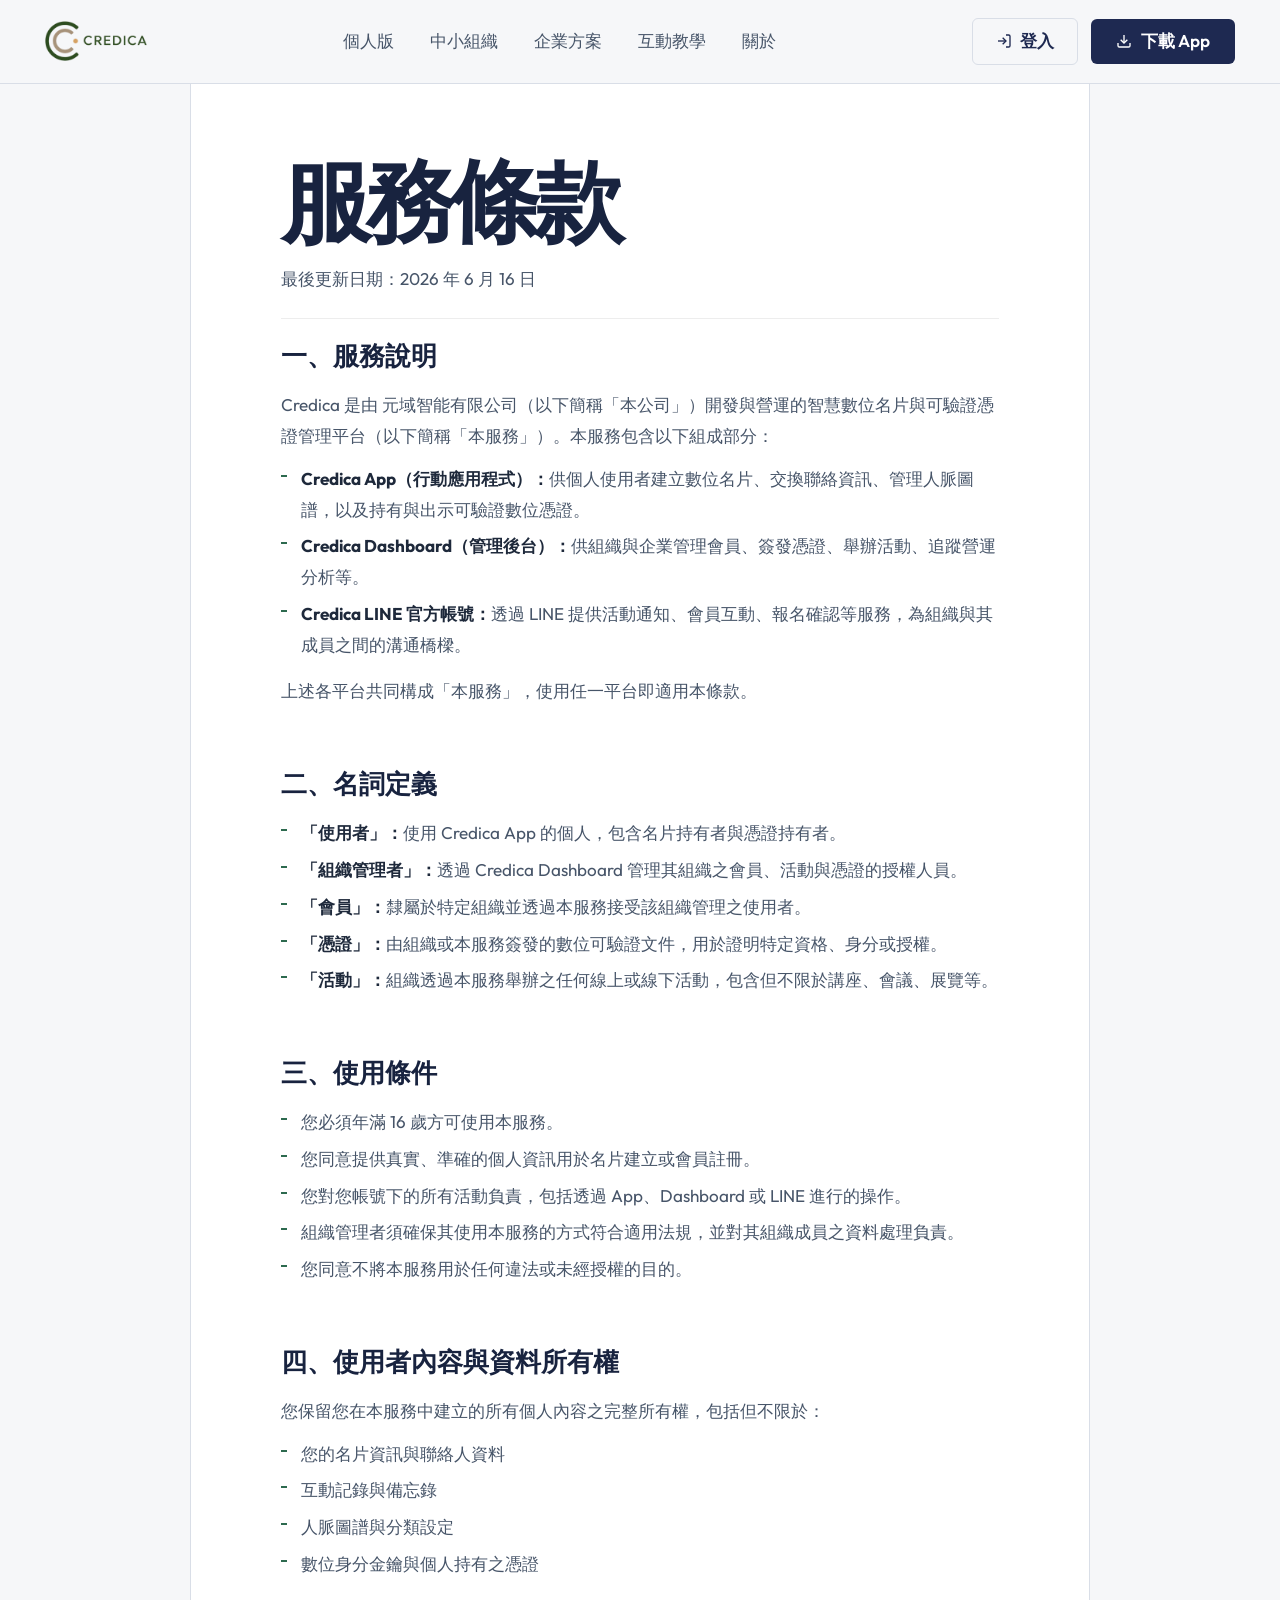
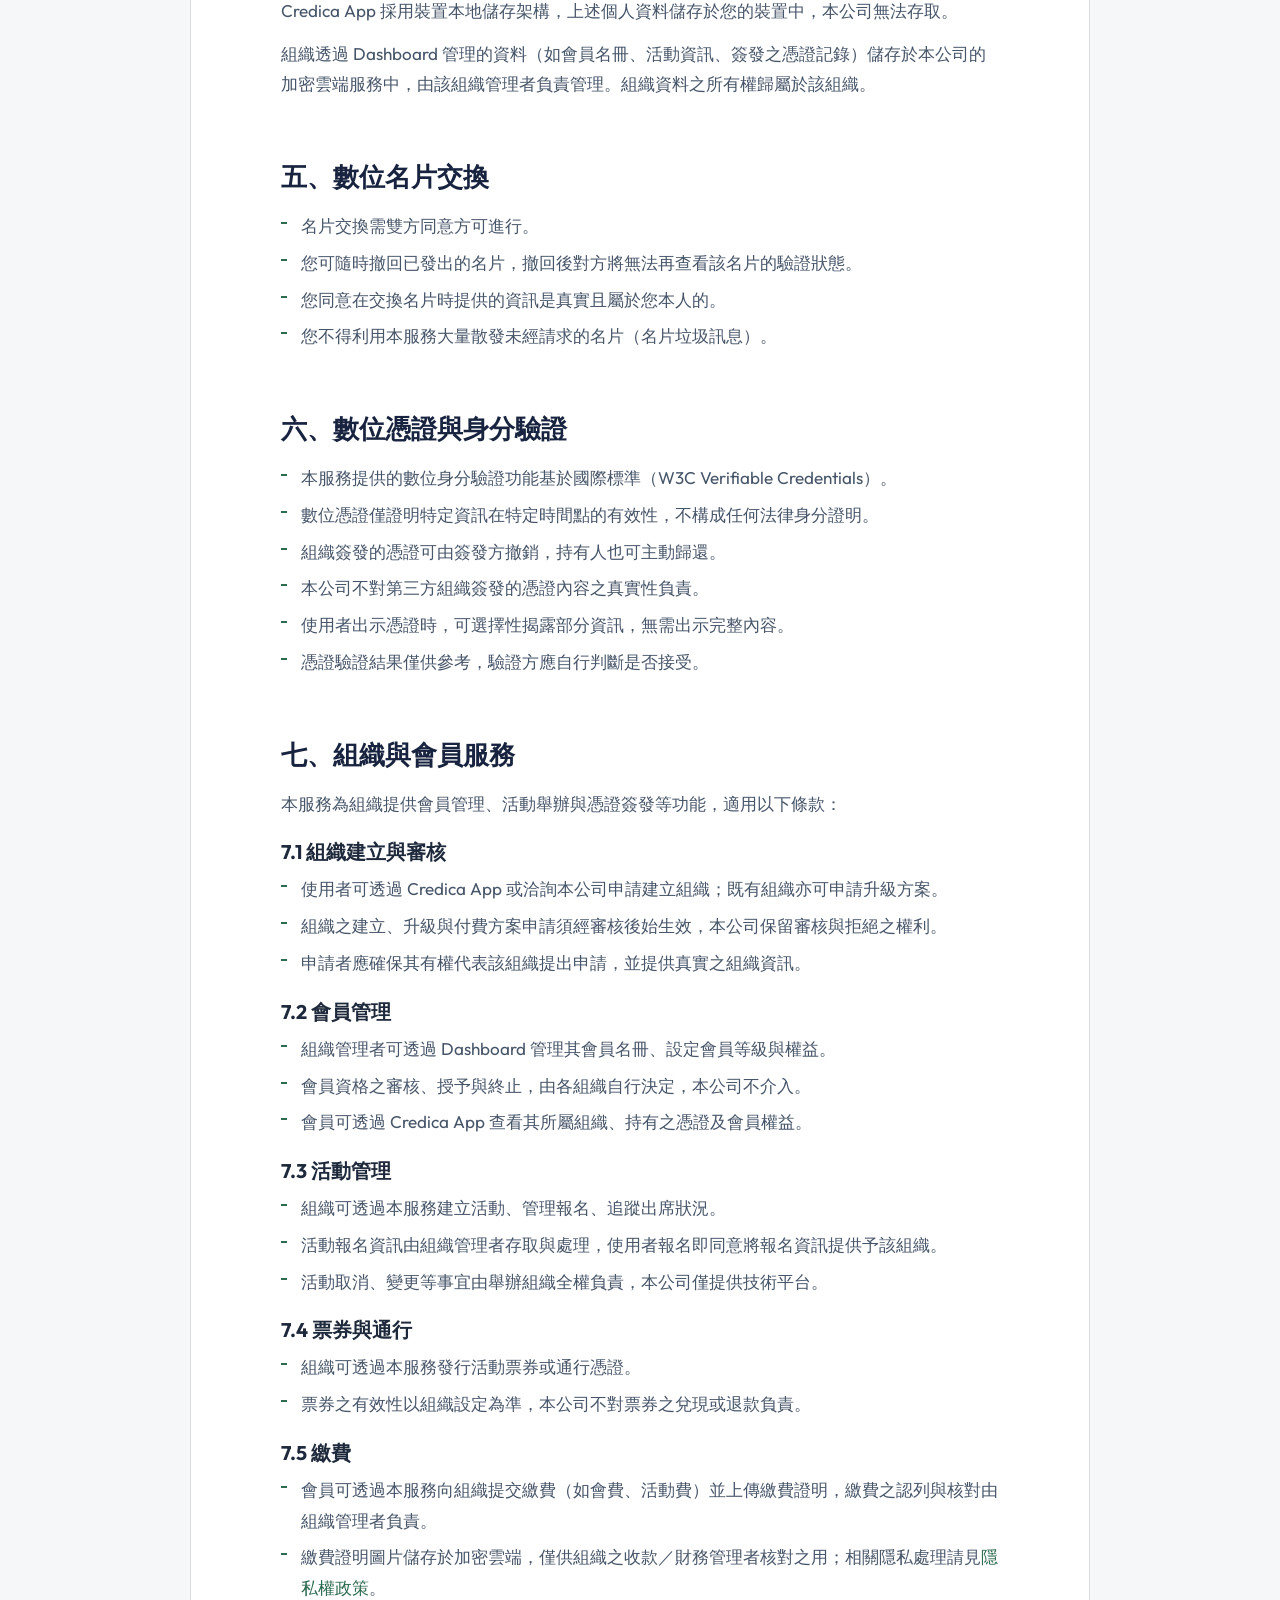
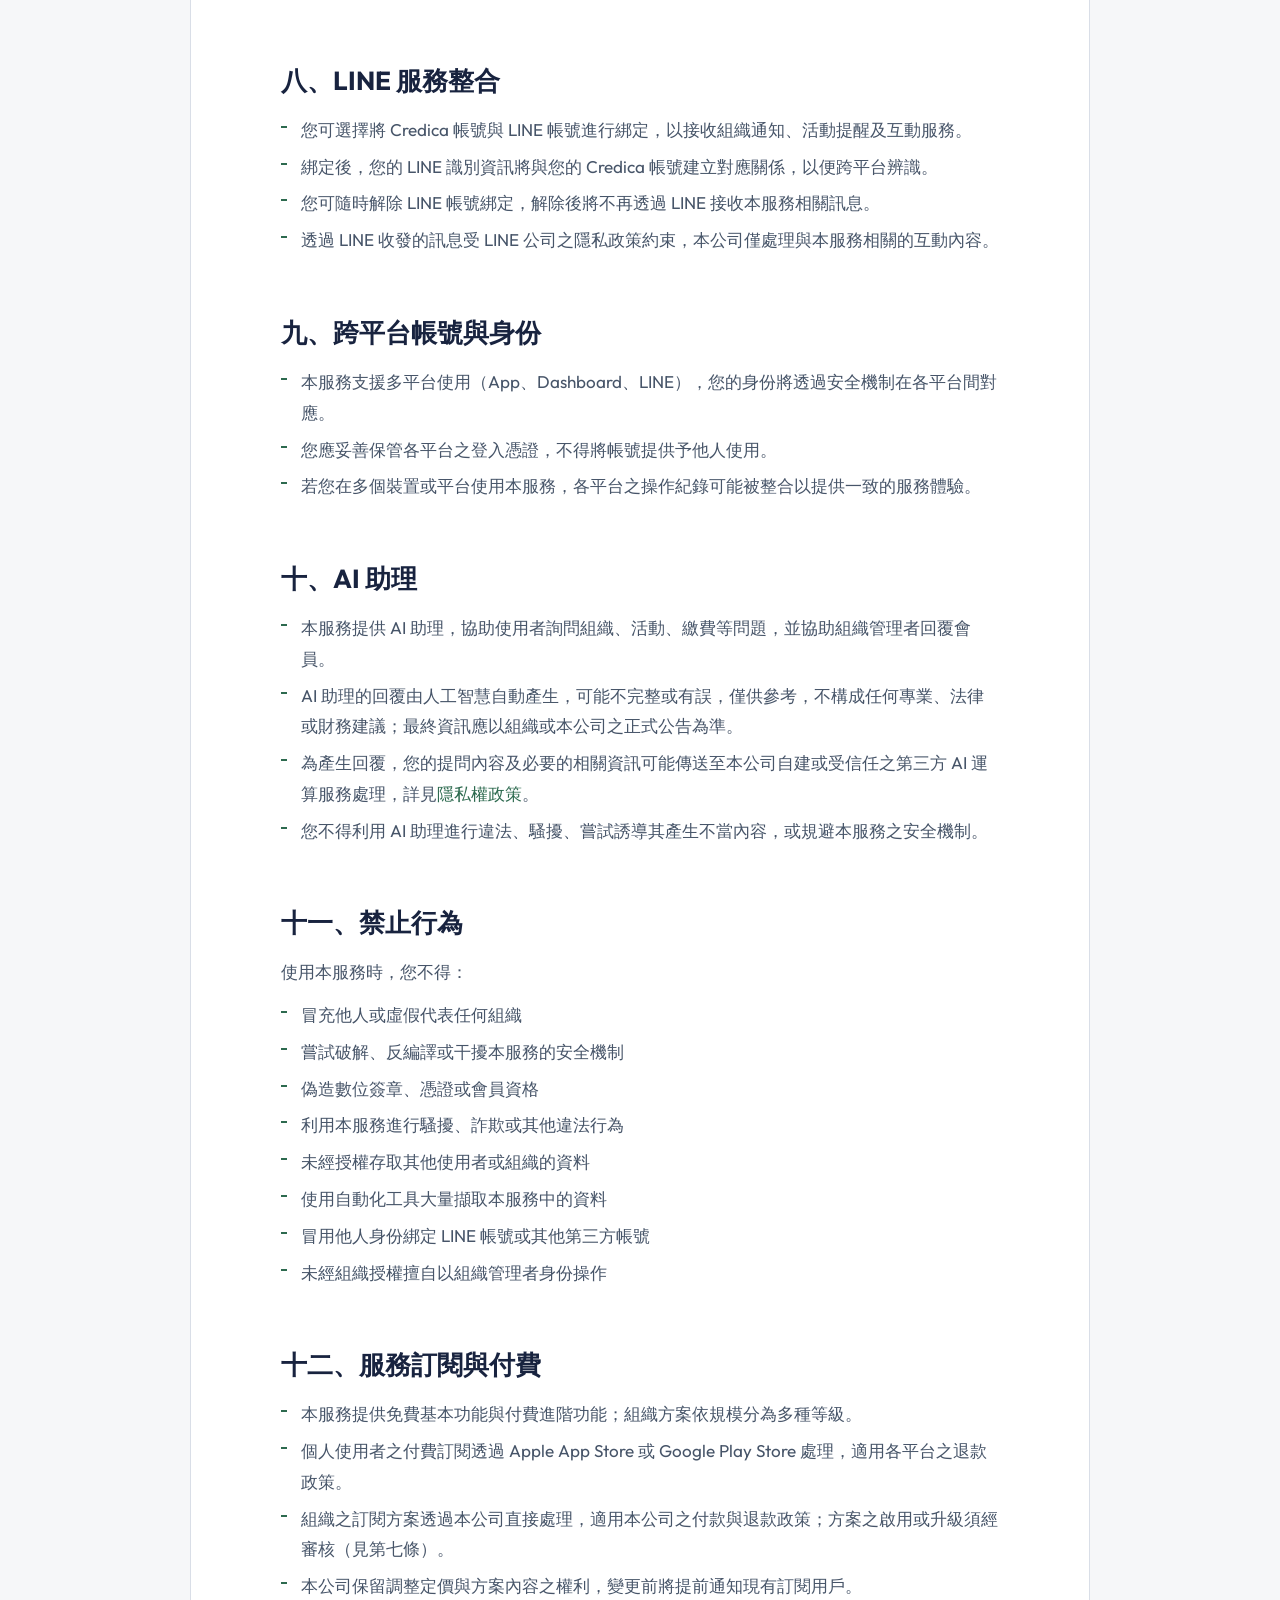
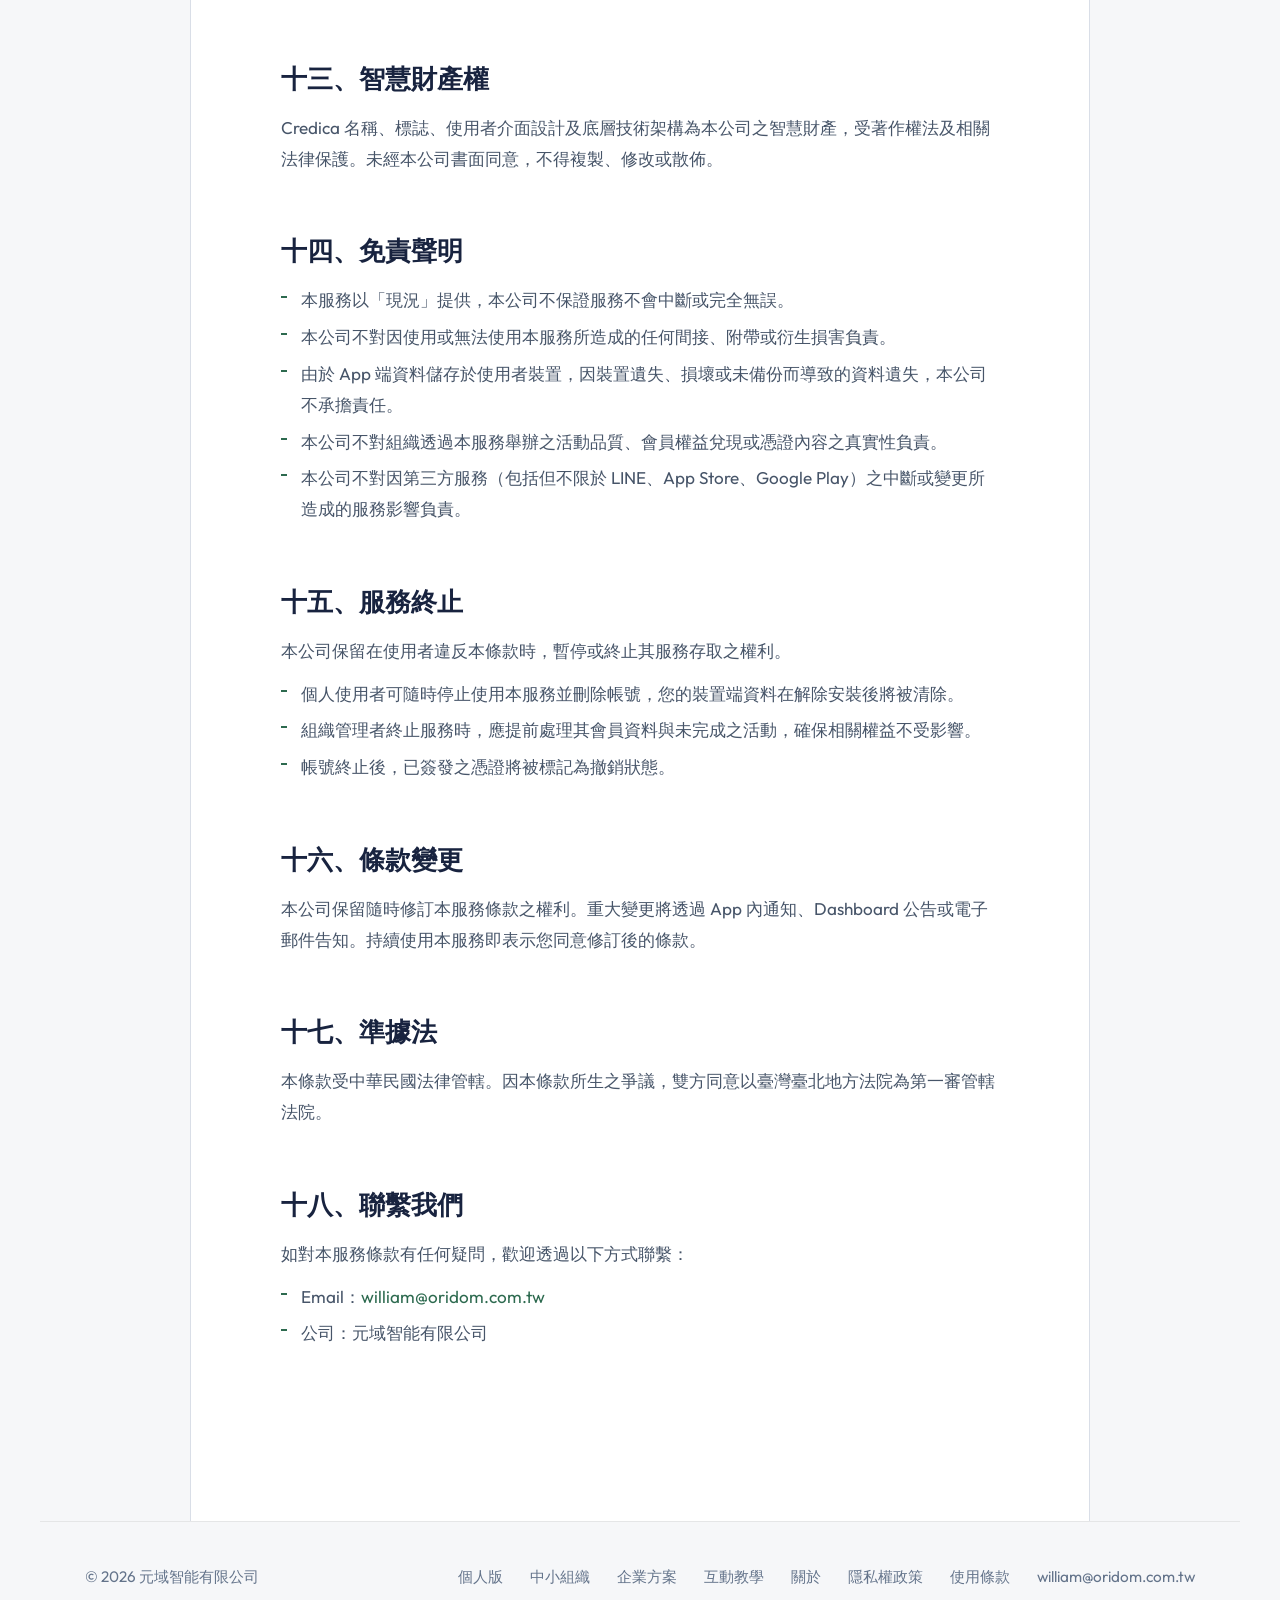
<file: terms.html>
<!DOCTYPE html>
<html lang="zh-TW">
<head>
    <meta charset="UTF-8">
    <meta name="viewport" content="width=device-width, initial-scale=1.0">
    <link rel="icon" type="image/svg+xml" href="credica-mark.svg">
<link rel="icon" type="image/png" sizes="32x32" href="favicon-32.png">
    <link rel="icon" type="image/png" sizes="16x16" href="favicon-16.png">
    <link rel="apple-touch-icon" sizes="180x180" href="apple-touch-icon.png">
    <title>服務條款 | Credica</title>
    <meta name="description" content="Credica 服務條款，說明 App、組織管理後台與相關服務的使用條件、權利與責任。">
    <meta name="robots" content="index, follow">
    <link rel="canonical" href="https://credica.app/terms.html">
    <link rel="preconnect" href="https://fonts.googleapis.com">
    <link rel="preconnect" href="https://fonts.gstatic.com" crossorigin>
    <link href="https://fonts.googleapis.com/css2?family=Outfit:wght@300;400;500;700&display=swap" rel="stylesheet">
    <link rel="stylesheet" href="page.css?v=20260718-2">
<script src="analytics.js" defer></script>
</head>
<body>
<nav>
  <a href="/" class="logo">
    <img src="credica-wordmark.png" alt="Credica" style="height:40px;width:auto;display:block"></a>
  <div class="nav-mid">
    <a href="/">個人版</a>
    <a href="business.html">中小組織</a>
    <a href="enterprise.html">企業方案</a>
    <a href="tutorial.html">互動教學</a>
    <a href="about.html">關於</a>
  </div>
  <a href="https://dashboard.credica.app" class="nav-login" target="_blank" rel="noopener" data-i18n="nav.login">
    <svg fill="none" stroke="currentColor" stroke-width="2" viewBox="0 0 24 24"><path d="M15 3h4a2 2 0 012 2v14a2 2 0 01-2 2h-4"/><polyline points="10 17 15 12 10 7"/><line x1="15" y1="12" x2="3" y2="12"/></svg>
    登入
  </a>
  <a href="https://apps.apple.com/tw/app/credica-%E5%8F%AF%E9%A9%97%E8%AD%89%E7%9A%84%E6%95%B8%E4%BD%8D%E5%90%8D%E7%89%87/id6760047580" class="nav-dl" target="_blank" rel="noopener">
    <svg fill="none" stroke="currentColor" stroke-width="2" viewBox="0 0 24 24"><path d="M21 15v4a2 2 0 01-2 2H5a2 2 0 01-2-2v-4"/><polyline points="7 10 12 15 17 10"/><line x1="12" y1="15" x2="12" y2="3"/></svg>
    下載 App
  </a>
</nav>

    <main class="page-content">
        <h1>服務條款</h1>
        <p class="page-meta">最後更新日期：2026 年 6 月 16 日</p>

        <section>
            <h2>一、服務說明</h2>
            <p>Credica 是由 元域智能有限公司（以下簡稱「本公司」）開發與營運的智慧數位名片與可驗證憑證管理平台（以下簡稱「本服務」）。本服務包含以下組成部分：</p>
            <ul>
                <li><strong>Credica App（行動應用程式）：</strong>供個人使用者建立數位名片、交換聯絡資訊、管理人脈圖譜，以及持有與出示可驗證數位憑證。</li>
                <li><strong>Credica Dashboard（管理後台）：</strong>供組織與企業管理會員、簽發憑證、舉辦活動、追蹤營運分析等。</li>
                <li><strong>Credica LINE 官方帳號：</strong>透過 LINE 提供活動通知、會員互動、報名確認等服務，為組織與其成員之間的溝通橋樑。</li>
            </ul>
            <p>上述各平台共同構成「本服務」，使用任一平台即適用本條款。</p>
        </section>

        <section>
            <h2>二、名詞定義</h2>
            <ul>
                <li><strong>「使用者」：</strong>使用 Credica App 的個人，包含名片持有者與憑證持有者。</li>
                <li><strong>「組織管理者」：</strong>透過 Credica Dashboard 管理其組織之會員、活動與憑證的授權人員。</li>
                <li><strong>「會員」：</strong>隸屬於特定組織並透過本服務接受該組織管理之使用者。</li>
                <li><strong>「憑證」：</strong>由組織或本服務簽發的數位可驗證文件，用於證明特定資格、身分或授權。</li>
                <li><strong>「活動」：</strong>組織透過本服務舉辦之任何線上或線下活動，包含但不限於講座、會議、展覽等。</li>
            </ul>
        </section>

        <section>
            <h2>三、使用條件</h2>
            <ul>
                <li>您必須年滿 16 歲方可使用本服務。</li>
                <li>您同意提供真實、準確的個人資訊用於名片建立或會員註冊。</li>
                <li>您對您帳號下的所有活動負責，包括透過 App、Dashboard 或 LINE 進行的操作。</li>
                <li>組織管理者須確保其使用本服務的方式符合適用法規，並對其組織成員之資料處理負責。</li>
                <li>您同意不將本服務用於任何違法或未經授權的目的。</li>
            </ul>
        </section>

        <section>
            <h2>四、使用者內容與資料所有權</h2>
            <p>您保留您在本服務中建立的所有個人內容之完整所有權，包括但不限於：</p>
            <ul>
                <li>您的名片資訊與聯絡人資料</li>
                <li>互動記錄與備忘錄</li>
                <li>人脈圖譜與分類設定</li>
                <li>數位身分金鑰與個人持有之憑證</li>
            </ul>
            <p>Credica App 採用裝置本地儲存架構，上述個人資料儲存於您的裝置中，本公司無法存取。</p>
            <p>組織透過 Dashboard 管理的資料（如會員名冊、活動資訊、簽發之憑證記錄）儲存於本公司的加密雲端服務中，由該組織管理者負責管理。組織資料之所有權歸屬於該組織。</p>
        </section>

        <section>
            <h2>五、數位名片交換</h2>
            <ul>
                <li>名片交換需雙方同意方可進行。</li>
                <li>您可隨時撤回已發出的名片，撤回後對方將無法再查看該名片的驗證狀態。</li>
                <li>您同意在交換名片時提供的資訊是真實且屬於您本人的。</li>
                <li>您不得利用本服務大量散發未經請求的名片（名片垃圾訊息）。</li>
            </ul>
        </section>

        <section>
            <h2>六、數位憑證與身分驗證</h2>
            <ul>
                <li>本服務提供的數位身分驗證功能基於國際標準（W3C Verifiable Credentials）。</li>
                <li>數位憑證僅證明特定資訊在特定時間點的有效性，不構成任何法律身分證明。</li>
                <li>組織簽發的憑證可由簽發方撤銷，持有人也可主動歸還。</li>
                <li>本公司不對第三方組織簽發的憑證內容之真實性負責。</li>
                <li>使用者出示憑證時，可選擇性揭露部分資訊，無需出示完整內容。</li>
                <li>憑證驗證結果僅供參考，驗證方應自行判斷是否接受。</li>
            </ul>
        </section>

        <section>
            <h2>七、組織與會員服務</h2>
            <p>本服務為組織提供會員管理、活動舉辦與憑證簽發等功能，適用以下條款：</p>
            <h3>7.1 組織建立與審核</h3>
            <ul>
                <li>使用者可透過 Credica App 或洽詢本公司申請建立組織；既有組織亦可申請升級方案。</li>
                <li>組織之建立、升級與付費方案申請須經審核後始生效，本公司保留審核與拒絕之權利。</li>
                <li>申請者應確保其有權代表該組織提出申請，並提供真實之組織資訊。</li>
            </ul>
            <h3>7.2 會員管理</h3>
            <ul>
                <li>組織管理者可透過 Dashboard 管理其會員名冊、設定會員等級與權益。</li>
                <li>會員資格之審核、授予與終止，由各組織自行決定，本公司不介入。</li>
                <li>會員可透過 Credica App 查看其所屬組織、持有之憑證及會員權益。</li>
            </ul>
            <h3>7.3 活動管理</h3>
            <ul>
                <li>組織可透過本服務建立活動、管理報名、追蹤出席狀況。</li>
                <li>活動報名資訊由組織管理者存取與處理，使用者報名即同意將報名資訊提供予該組織。</li>
                <li>活動取消、變更等事宜由舉辦組織全權負責，本公司僅提供技術平台。</li>
            </ul>
            <h3>7.4 票券與通行</h3>
            <ul>
                <li>組織可透過本服務發行活動票券或通行憑證。</li>
                <li>票券之有效性以組織設定為準，本公司不對票券之兌現或退款負責。</li>
            </ul>
            <h3>7.5 繳費</h3>
            <ul>
                <li>會員可透過本服務向組織提交繳費（如會費、活動費）並上傳繳費證明，繳費之認列與核對由組織管理者負責。</li>
                <li>繳費證明圖片儲存於加密雲端，僅供組織之收款／財務管理者核對之用；相關隱私處理請見<a href="privacy.html">隱私權政策</a>。</li>
            </ul>
        </section>

        <section>
            <h2>八、LINE 服務整合</h2>
            <ul>
                <li>您可選擇將 Credica 帳號與 LINE 帳號進行綁定，以接收組織通知、活動提醒及互動服務。</li>
                <li>綁定後，您的 LINE 識別資訊將與您的 Credica 帳號建立對應關係，以便跨平台辨識。</li>
                <li>您可隨時解除 LINE 帳號綁定，解除後將不再透過 LINE 接收本服務相關訊息。</li>
                <li>透過 LINE 收發的訊息受 LINE 公司之隱私政策約束，本公司僅處理與本服務相關的互動內容。</li>
            </ul>
        </section>

        <section>
            <h2>九、跨平台帳號與身份</h2>
            <ul>
                <li>本服務支援多平台使用（App、Dashboard、LINE），您的身份將透過安全機制在各平台間對應。</li>
                <li>您應妥善保管各平台之登入憑證，不得將帳號提供予他人使用。</li>
                <li>若您在多個裝置或平台使用本服務，各平台之操作紀錄可能被整合以提供一致的服務體驗。</li>
            </ul>
        </section>

        <section>
            <h2>十、AI 助理</h2>
            <ul>
                <li>本服務提供 AI 助理，協助使用者詢問組織、活動、繳費等問題，並協助組織管理者回覆會員。</li>
                <li>AI 助理的回覆由人工智慧自動產生，可能不完整或有誤，僅供參考，不構成任何專業、法律或財務建議；最終資訊應以組織或本公司之正式公告為準。</li>
                <li>為產生回覆，您的提問內容及必要的相關資訊可能傳送至本公司自建或受信任之第三方 AI 運算服務處理，詳見<a href="privacy.html">隱私權政策</a>。</li>
                <li>您不得利用 AI 助理進行違法、騷擾、嘗試誘導其產生不當內容，或規避本服務之安全機制。</li>
            </ul>
        </section>

        <section>
            <h2>十一、禁止行為</h2>
            <p>使用本服務時，您不得：</p>
            <ul>
                <li>冒充他人或虛假代表任何組織</li>
                <li>嘗試破解、反編譯或干擾本服務的安全機制</li>
                <li>偽造數位簽章、憑證或會員資格</li>
                <li>利用本服務進行騷擾、詐欺或其他違法行為</li>
                <li>未經授權存取其他使用者或組織的資料</li>
                <li>使用自動化工具大量擷取本服務中的資料</li>
                <li>冒用他人身份綁定 LINE 帳號或其他第三方帳號</li>
                <li>未經組織授權擅自以組織管理者身份操作</li>
            </ul>
        </section>

        <section>
            <h2>十二、服務訂閱與付費</h2>
            <ul>
                <li>本服務提供免費基本功能與付費進階功能；組織方案依規模分為多種等級。</li>
                <li>個人使用者之付費訂閱透過 Apple App Store 或 Google Play Store 處理，適用各平台之退款政策。</li>
                <li>組織之訂閱方案透過本公司直接處理，適用本公司之付款與退款政策；方案之啟用或升級須經審核（見第七條）。</li>
                <li>本公司保留調整定價與方案內容之權利，變更前將提前通知現有訂閱用戶。</li>
            </ul>
        </section>

        <section>
            <h2>十三、智慧財產權</h2>
            <p>Credica 名稱、標誌、使用者介面設計及底層技術架構為本公司之智慧財產，受著作權法及相關法律保護。未經本公司書面同意，不得複製、修改或散佈。</p>
        </section>

        <section>
            <h2>十四、免責聲明</h2>
            <ul>
                <li>本服務以「現況」提供，本公司不保證服務不會中斷或完全無誤。</li>
                <li>本公司不對因使用或無法使用本服務所造成的任何間接、附帶或衍生損害負責。</li>
                <li>由於 App 端資料儲存於使用者裝置，因裝置遺失、損壞或未備份而導致的資料遺失，本公司不承擔責任。</li>
                <li>本公司不對組織透過本服務舉辦之活動品質、會員權益兌現或憑證內容之真實性負責。</li>
                <li>本公司不對因第三方服務（包括但不限於 LINE、App Store、Google Play）之中斷或變更所造成的服務影響負責。</li>
            </ul>
        </section>

        <section>
            <h2>十五、服務終止</h2>
            <p>本公司保留在使用者違反本條款時，暫停或終止其服務存取之權利。</p>
            <ul>
                <li>個人使用者可隨時停止使用本服務並刪除帳號，您的裝置端資料在解除安裝後將被清除。</li>
                <li>組織管理者終止服務時，應提前處理其會員資料與未完成之活動，確保相關權益不受影響。</li>
                <li>帳號終止後，已簽發之憑證將被標記為撤銷狀態。</li>
            </ul>
        </section>

        <section>
            <h2>十六、條款變更</h2>
            <p>本公司保留隨時修訂本服務條款之權利。重大變更將透過 App 內通知、Dashboard 公告或電子郵件告知。持續使用本服務即表示您同意修訂後的條款。</p>
        </section>

        <section>
            <h2>十七、準據法</h2>
            <p>本條款受中華民國法律管轄。因本條款所生之爭議，雙方同意以臺灣臺北地方法院為第一審管轄法院。</p>
        </section>

        <section>
            <h2>十八、聯繫我們</h2>
            <p>如對本服務條款有任何疑問，歡迎透過以下方式聯繫：</p>
            <ul>
                <li>Email：<a href="mailto:william@oridom.com.tw">william@oridom.com.tw</a></li>
                <li>公司：元域智能有限公司</li>
            </ul>
        </section>
    </main>

    <footer>
        <div class="foot-l">&copy; 2026 元域智能有限公司</div>
        <div class="foot-r">
            <a href="/">個人版</a>
            <a href="business.html">中小組織</a>
            <a href="enterprise.html">企業方案</a>
            <a href="tutorial.html">互動教學</a>
            <a href="about.html">關於</a>
            <a href="privacy.html">隱私權政策</a>
            <a href="terms.html">使用條款</a>
            <a href="mailto:william@oridom.com.tw">william@oridom.com.tw</a>
        </div>
    </footer>
</body>
</html>
</file>
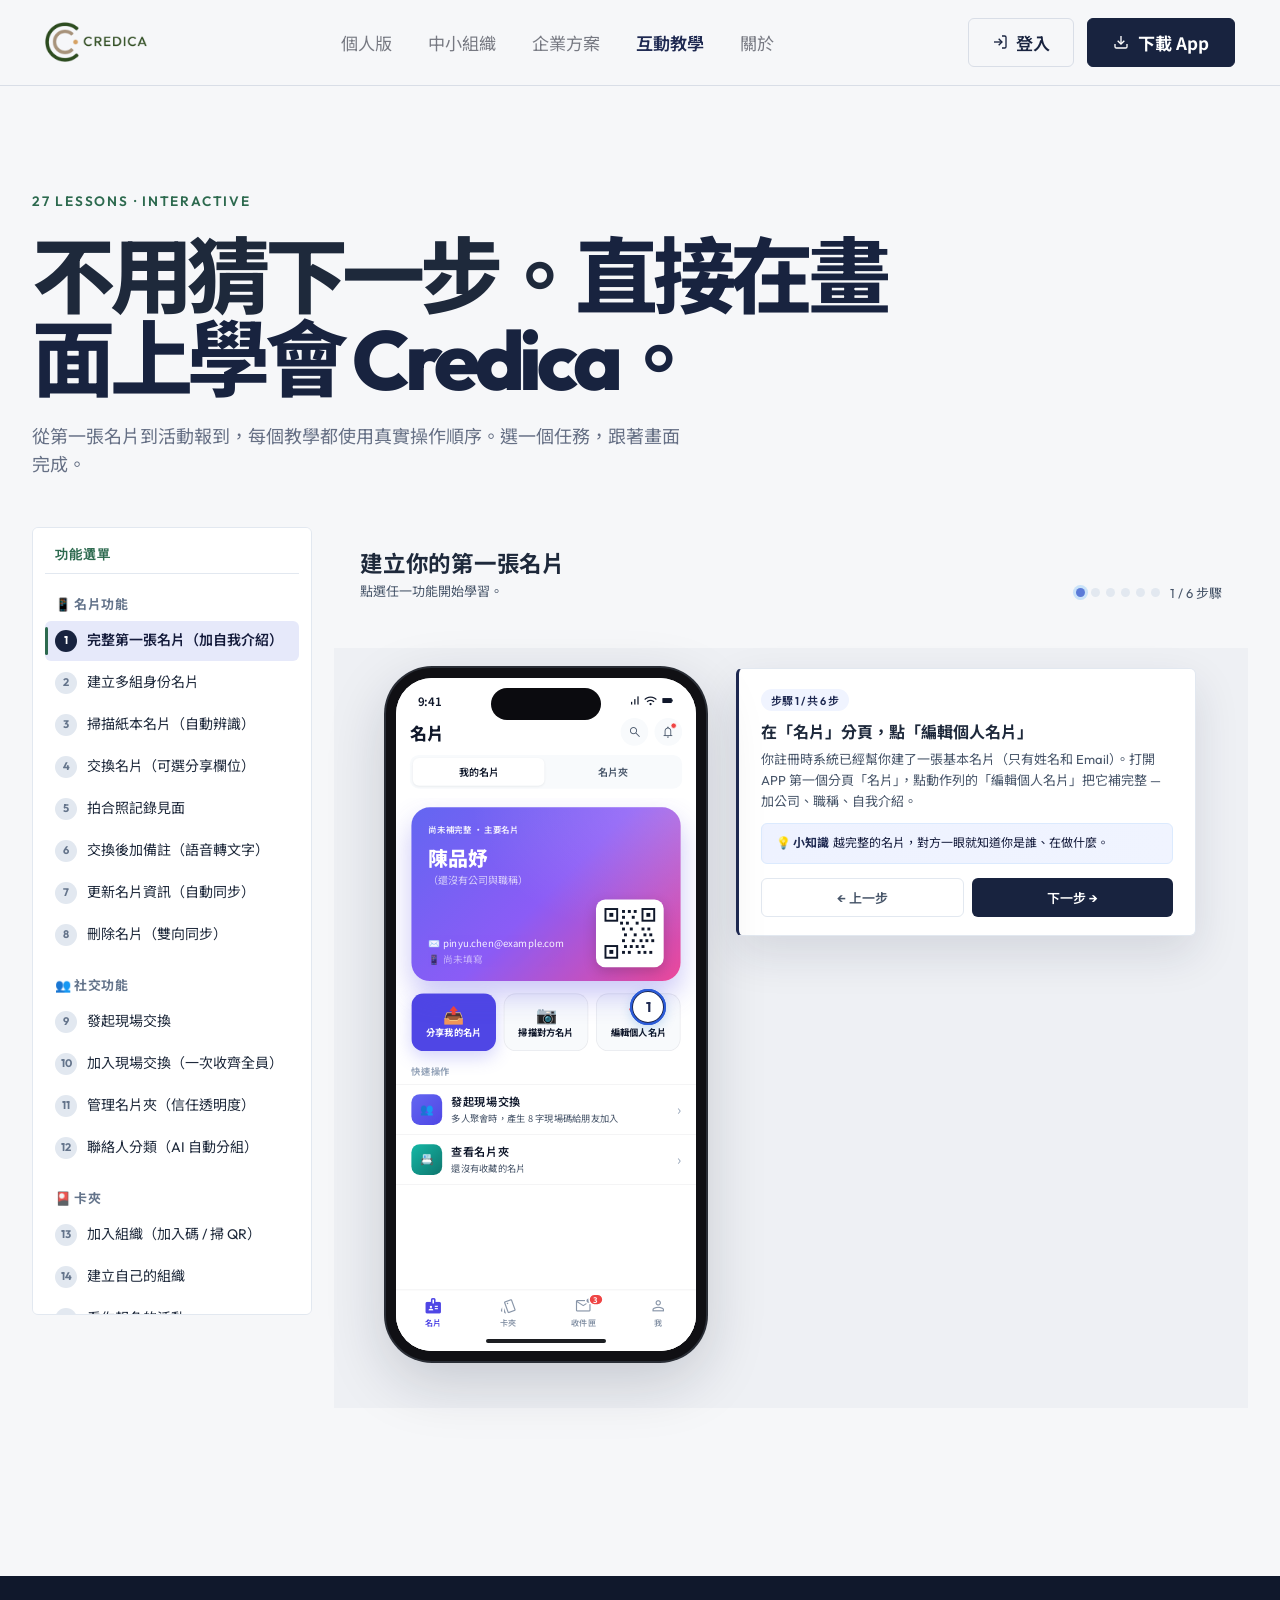
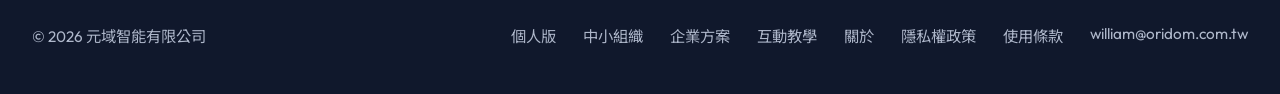
<file: tutorial.html>
<!DOCTYPE html>
<html lang="zh-TW">
<head>
<meta charset="UTF-8">
<meta name="viewport" content="width=device-width, initial-scale=1.0">
<link rel="icon" type="image/svg+xml" href="credica-mark.svg">
<link rel="icon" type="image/png" sizes="32x32" href="favicon-32.png">
<link rel="icon" type="image/png" sizes="16x16" href="favicon-16.png">
<link rel="apple-touch-icon" sizes="180x180" href="apple-touch-icon.png">
<title>APP 操作教學 — Credica</title>
<meta name="description" content="跟著教學一步一步學會 Credica APP 的所有功能:名片、卡夾、活動、現場交換、AI 助理。">
<meta name="robots" content="index, follow, max-image-preview:large, max-snippet:-1, max-video-preview:-1">
<meta property="og:title" content="APP 操作教學 — Credica">
<meta property="og:description" content="27 個功能完整教學,每個步驟都有清楚指引,新手也能快速上手。">
<meta property="og:type" content="website">
<meta property="og:site_name" content="Credica">
<meta property="og:locale" content="zh_TW">
<meta property="og:url" content="https://credica.app/tutorial.html">
<meta property="og:image" content="https://credica.app/og-image.png">
<meta name="twitter:card" content="summary_large_image">
<meta name="twitter:title" content="APP 操作教學 — Credica">
<meta name="twitter:description" content="27 個功能完整教學，每個步驟都有清楚指引，新手也能快速上手。">
<meta name="twitter:image" content="https://credica.app/og-image.png">
<link rel="canonical" href="https://credica.app/tutorial.html">
<script src="analytics.js" defer></script>
<link href="https://fonts.googleapis.com/css2?family=Outfit:wght@300;400;500;600;700&family=Noto+Sans+TC:wght@300;400;500;600;700&display=swap" rel="stylesheet">
<link href="https://fonts.googleapis.com/css2?family=Material+Symbols+Outlined:opsz,wght,FILL,GRAD@20..48,100..700,0..1,-50..200" rel="stylesheet">
<link rel="stylesheet" href="tokens.css">
<style>
/* ============ TOKENS (real APP palette) ============ */
:root {
  /* R7'-B: 全站 blue → navy(對齊主站 R1-R10 navy 系統)。token 名沿用避免大量 var() 改動,值改成 navy 對應 */
  --blue-900: #0F1220;     /* deepest text */
  --blue-800: #141B3B;     /* navy-deep */
  --blue-700: #1E2951;     /* navy primary */
  --blue-600: #2B5BD7;     /* blue-text accent */
  --blue-500: #2B5BD7;
  --blue-400: #5B7BD8;     /* light navy variant */
  --blue-50:  #F0F4FF;     /* navy-tint surface */
  --lilac-100: #E6E9FA;    /* pastel-lavender (selected tab pill) */
  --warm-bg: #FAFAFB;      /* settings page surface */
  --app-bg: #F4F5F7;       /* home page surface (cool gray, match tokens.css) */
  --card-white: #FFFFFF;
  --ink: #1E293B;
  --ink-2: #475569;
  --ink-3: #64748B;
  --ink-4: #94A3B8;
  --hair: #E2E8F0;
  --ok: #10B981;
  --warn: #F59E0B;
  --bad: #EF4444;
  --ease: cubic-bezier(0.16, 1, 0.3, 1);
}

* { margin: 0; padding: 0; box-sizing: border-box; }
html, body { scroll-behavior: smooth; }
html { font-size: 18px; }
body {
  font-family: 'Outfit', 'Noto Sans TC', -apple-system, BlinkMacSystemFont, 'PingFang TC', sans-serif;
  background: #FAFBFF;
  color: var(--ink);
  min-height: 100vh;
  overflow-x: hidden;
}

/* NAV 樣式由 nav.js 元件自帶（全站單一來源），此頁不再定義 */

/* ============ HERO ============ */
.hero {
  text-align: center;
  padding: 24px 24px 16px;
  max-width: 820px;
  margin: 0 auto;
}
.hero-chip {
  display: inline-flex; align-items: center; gap: 8px;
  padding: 6px 14px; border-radius: 100px;
  background: var(--blue-50);
  color: var(--blue-800); font-size: 13px; font-weight: 600;
  margin-bottom: 14px;
}
.hero-chip::before {
  content: ''; width: 6px; height: 6px; border-radius: 50%;
  background: var(--blue-500); animation: chippulse 2s infinite;
}
@keyframes chippulse { 0%,100%{opacity:1} 50%{opacity:0.4} }
.hero h1 {
  font-size: clamp(22px, 3vw, 32px);
  font-weight: 700; margin-bottom: 8px; letter-spacing: -0.02em;
}
.hero h1 .hl {
  background: linear-gradient(135deg, var(--blue-800), var(--blue-400));
  -webkit-background-clip: text; background-clip: text;
  -webkit-text-fill-color: transparent;
}
.hero p {
  color: var(--ink-2); font-size: 14px; line-height: 1.55;
  max-width: 620px; margin: 0 auto;
}

/* ============ LAYOUT ============ */
.tutorial-main {
  display: grid;
  grid-template-columns: 300px 1fr;
  gap: 24px;
  max-width: 1280px;
  margin: 24px auto 48px;
  padding: 0 24px;
}

/* ============ SIDEBAR ============ */
.feature-sidebar {
  background: white;
  border: 1px solid var(--hair);
  border-radius: 16px;
  padding: 18px 14px;
  position: sticky;
  top: 96px;
  max-height: calc(100vh - 112px);
  overflow-y: auto;
  box-shadow: 0 1px 3px rgba(0,0,0,0.03);
}
.feature-sidebar h2 {
  font-size: 14px; font-weight: 700;
  color: var(--ink-3); letter-spacing: 0.08em;
  text-transform: uppercase;
  padding: 4px 10px 12px;
  border-bottom: 1px solid var(--hair);
  margin-bottom: 10px;
}
.feat-group { margin-bottom: 10px; }
.feat-group h3 {
  font-size: 12px; font-weight: 700;
  color: var(--ink-3);
  padding: 10px 10px 6px;
  letter-spacing: 0.04em;
}
.feat-list { list-style: none; }
.feat-item {
  display: flex; align-items: center; gap: 10px;
  padding: 9px 10px; margin: 2px 0;
  border-radius: 9px;
  font-size: 14px; color: var(--ink);
  cursor: pointer; position: relative;
  transition: background 0.15s;
  line-height: 1.35;
}
.feat-item:hover:not(.locked) { background: var(--blue-50); }
.feat-item.active {
  background: var(--lilac-100);
  font-weight: 600;
  color: var(--blue-800);
}
.feat-item.active::before {
  content: ''; position: absolute; left: 0; top: 6px; bottom: 6px;
  width: 3px; border-radius: 2px; background: var(--blue-700);
}
.feat-item .num {
  width: 22px; height: 22px; border-radius: 50%;
  background: var(--hair); color: var(--ink-3);
  font-size: 11px; font-weight: 700;
  display: flex; align-items: center; justify-content: center;
  flex-shrink: 0;
}
.feat-item.active .num { background: var(--blue-700); color: white; }
.feat-item.completed .num { background: var(--ok); color: white; }
.feat-item.completed .num::after { content: '✓'; }
.feat-item.completed .num > span { display: none; }
.feat-item.locked {
  color: var(--ink-4); cursor: not-allowed; opacity: 0.5;
}
.feat-item.locked .num { background: var(--hair); }
.feat-item.locked .lockicon { margin-left: auto; font-size: 11px; }

/* Free-roam toggle */
.free-roam {
  display: flex; align-items: center; justify-content: space-between;
  padding: 10px 10px 6px;
  font-size: 12px; color: var(--ink-3);
  margin-top: 6px;
}
.switch { position: relative; width: 34px; height: 20px; background: var(--hair); border-radius: 10px; cursor: pointer; transition: 0.2s; }
.switch::after { content: ''; position: absolute; top: 2px; left: 2px; width: 16px; height: 16px; background: white; border-radius: 50%; transition: 0.2s; box-shadow: 0 1px 3px rgba(0,0,0,0.2); }
.switch.on { background: var(--blue-700); }
.switch.on::after { transform: translateX(14px); }

/* ============ STAGE ============ */
.stage-area {
  display: grid;
  grid-template-rows: auto auto auto;
  gap: 24px;
  align-content: start;
  min-height: 780px;
}

.stage-header {
  display: flex; justify-content: space-between; align-items: flex-end;
  padding: 4px 4px 0;
}
.stage-title h2 { font-size: 20px; font-weight: 700; letter-spacing: -0.01em; line-height: 1.3; }
.stage-title p { font-size: 13px; color: var(--ink-2); margin-top: 4px; line-height: 1.5; }
.progress-indicator { display: flex; align-items: center; gap: 10px; font-size: 13px; color: var(--ink-2); }
.progress-dots { display: flex; gap: 6px; }
.progress-dots span {
  width: 9px; height: 9px; border-radius: 50%;
  background: var(--hair);
  transition: 0.2s;
}
.progress-dots span.done { background: var(--blue-700); }
.progress-dots span.current { background: var(--blue-400); box-shadow: 0 0 0 3px rgba(66,165,245,0.25); }

.sim-wrap {
  position: relative;
  display: flex; justify-content: center; align-items: flex-start;
  gap: 30px; padding: 20px 20px 40px;
  min-height: 760px;
  flex-wrap: wrap;
}
.phone-secondary {
  transform: scale(0.88);
  transform-origin: top center;
  animation: slideInRight 0.6s var(--ease);
}
.phone-secondary::after {
  content: '對方的手機';
  position: absolute; top: -30px; left: 50%;
  transform: translateX(-50%);
  font-size: 11px; font-weight: 600;
  color: var(--ink-3);
  background: white; padding: 4px 10px; border-radius: 100px;
  border: 1px solid var(--hair);
  white-space: nowrap;
}
@keyframes slideInRight {
  from { opacity: 0; transform: translateX(40px) scale(0.88); }
  to   { opacity: 1; transform: translateX(0) scale(0.88); }
}

/* ============ PHONE MOCKUP (iPhone 15) ============ */
.phone {
  width: 320px; height: 693px;
  border-radius: 46px;
  border: 10px solid #101014;
  background: #000;
  position: relative;
  overflow: hidden;
  box-shadow:
    0 0 0 2px #2A2E36,
    0 20px 60px rgba(15, 23, 42, 0.18);
  flex-shrink: 0;
}
.phone::before { /* Dynamic Island */
  content: '';
  position: absolute;
  top: 10px; left: 50%;
  transform: translateX(-50%);
  width: 110px; height: 32px;
  background: #0B0B0F;
  border-radius: 20px;
  z-index: 20;
}
.phone::after { /* Home indicator */
  content: '';
  position: absolute;
  bottom: 8px; left: 50%;
  transform: translateX(-50%);
  width: 120px; height: 4px;
  background: #1C1E22;
  border-radius: 3px;
  z-index: 20;
}
.phone-screen {
  position: absolute; inset: 0;
  background: var(--app-bg);
  overflow: hidden;
  display: none;
  flex-direction: column;
}
.phone-screen.active { display: flex; }

/* iOS status bar */
.ios-status {
  height: 44px;
  padding: 14px 22px 0;
  display: flex; justify-content: space-between; align-items: center;
  font-size: 13px; font-weight: 600; color: var(--ink);
  background: transparent;
  flex-shrink: 0;
  position: relative; z-index: 5;
}
.ios-status .right { display: flex; gap: 5px; align-items: center; }
.ios-status .right .msi { font-size: 14px; }
.ios-status .batt {
  border: 1px solid currentColor; border-radius: 3px;
  padding: 1px 3px 1px 2px; font-size: 8px; font-weight: 700;
  position: relative; line-height: 1;
}
.ios-status .batt::after {
  content: ''; position: absolute; right: -2px; top: 3px;
  width: 1.5px; height: 3px; background: currentColor; border-radius: 0 1px 1px 0;
}
.ios-status.dark { color: white; }

/* When status bar overlays gradient header, absolutely positioned */
.ios-status.over-gradient {
  position: absolute; top: 0; left: 0; right: 0;
  background: transparent;
  color: white;
}

/* ============================================================
   APS — 真實 APP 畫面系統（依 credica-v2 redesign-v2 設計系統重繪）
   畫布固定 390px 寬（iPhone 13 Pro），縮放進 320×693 教學手機
   品牌 indigo #4F46E5 · 白底 · 全部假資料示意
   ============================================================ */
.phone .aps-canvas {
  position: absolute; top: 0; left: 0;
  width: 390px; height: 875px;
  transform: scale(0.7692); transform-origin: top left;
  background: #fff; color: #0F172A;
  font-family: -apple-system, BlinkMacSystemFont, 'PingFang TC', 'Noto Sans TC', sans-serif;
  overflow: hidden; display: flex; flex-direction: column;
  text-align: left; line-height: 1.4;
}

/* Material Symbols wrapper（沿用） */
.msi {
  font-family: 'Material Symbols Outlined';
  font-variation-settings: 'FILL' 0, 'wght' 300, 'GRAD' 0, 'opsz' 24;
  font-weight: normal; font-style: normal;
  line-height: 1; letter-spacing: normal;
  text-transform: none; display: inline-block;
  white-space: nowrap; word-wrap: normal;
  direction: ltr; -webkit-font-feature-settings: 'liga';
  -webkit-font-smoothing: antialiased;
  user-select: none;
}

.aps-canvas .a-status {
  height: 44px; padding: 14px 28px 0; flex-shrink: 0;
  display: flex; justify-content: space-between; align-items: center;
  font-size: 15px; font-weight: 600; color: #0F172A;
}
.aps-canvas .a-status.lt { color: #fff; }
.aps-canvas .a-status .ics { display: flex; gap: 5px; align-items: center; }
.aps-canvas .a-status .ics .msi { font-size: 17px; }
/* 統一頂欄（TabTopBar：頁名＋搜尋/鈴鐺，2026-07 IA） */
.aps-canvas .a-topbar {
  display: flex; align-items: center; justify-content: space-between;
  padding: 8px 18px 0; flex-shrink: 0;
}
.aps-canvas .a-topbar .t { font-size: 22px; font-weight: 800; letter-spacing: -0.3px; color: #0F172A; }
.aps-canvas .a-topbar .tb-ics { display: flex; gap: 8px; }
.aps-canvas .a-tbic {
  width: 36px; height: 36px; border-radius: 9999px; background: #F8FAFC; color: #475569;
  display: inline-flex; align-items: center; justify-content: center; position: relative;
}
.aps-canvas .a-tbic .msi { font-size: 18px; }
.aps-canvas .a-tbic .dot {
  position: absolute; top: 6px; right: 7px; width: 8px; height: 8px;
  border-radius: 9999px; background: #EF4444; border: 1.5px solid #fff;
}

/* 名片夾：現場交換亮點卡 + 排序膠囊 + 搜尋列組 */
.aps-canvas .a-promo {
  margin: 2px 18px 10px; border-radius: 16px; padding: 13px 16px; color: #fff;
  background: linear-gradient(135deg, #4F46E5, #6D28D9);
  display: flex; align-items: center; gap: 12px;
  box-shadow: 0 10px 24px rgba(79,70,229,0.28);
}
.aps-canvas .a-promo .ic { font-size: 24px; line-height: 1; }
.aps-canvas .a-promo .tt { font-size: 14px; font-weight: 800; }
.aps-canvas .a-promo .ss { font-size: 11.5px; opacity: 0.85; margin-top: 2px; }
.aps-canvas .a-promo .go {
  margin-left: auto; flex-shrink: 0; background: #fff; color: #4F46E5;
  font-size: 12.5px; font-weight: 800; padding: 7px 14px; border-radius: 9999px;
}
.aps-canvas .a-sortpill {
  flex-shrink: 0; display: inline-flex; align-items: center; gap: 4px;
  padding: 8px 12px; border-radius: 9999px; background: #F8FAFC;
  border: 1px solid rgba(15,23,42,0.07); font-size: 12px; font-weight: 700; color: #475569;
}
.aps-canvas .a-searchrow { display: flex; gap: 8px; align-items: center; margin: 0 18px 10px; }
.aps-canvas .a-searchrow .a-search { flex: 1; margin: 0; }

/* 卡夾：主卡 hero（小型漸層卡） */
.aps-canvas .a-primcard {
  margin: 6px 18px 12px; border-radius: 18px; padding: 14px 16px; color: #fff;
  background: linear-gradient(135deg, #14B8A6, #0F766E);
  box-shadow: 0 12px 26px rgba(15,118,110,0.28);
  display: flex; align-items: center; gap: 12px;
}
.aps-canvas .a-primcard .lg { font-size: 26px; line-height: 1; }
.aps-canvas .a-primcard .o { font-size: 11px; font-weight: 600; opacity: 0.85; }
.aps-canvas .a-primcard .n { font-size: 16px; font-weight: 800; margin-top: 1px; }
.aps-canvas .a-primcard .h { font-size: 11px; opacity: 0.8; margin-top: 3px; }
.aps-canvas .a-primcard .show {
  margin-left: auto; flex-shrink: 0; background: #fff; color: #0F766E;
  font-size: 12.5px; font-weight: 800; padding: 7px 14px; border-radius: 9999px;
}

/* 收件匣：未讀點 + 摘要行；名片詳情三分頁 */
.aps-canvas .a-unreaddot { width: 9px; height: 9px; border-radius: 9999px; background: #4F46E5; flex-shrink: 0; }
.aps-canvas .a-summary { padding: 4px 20px 6px; font-size: 12px; color: #94A3B8; font-weight: 600; }
.aps-canvas .a-segbar {
  display: flex; background: #F8FAFC; margin: 6px 18px 10px; padding: 4px;
  border-radius: 12px; gap: 4px; flex-shrink: 0;
}
.aps-canvas .a-seg {
  flex: 1; text-align: center; padding: 8px 0;
  font-size: 12.5px; font-weight: 600; color: #475569; border-radius: 8px; white-space: nowrap;
}
.aps-canvas .a-seg.on { background: #fff; color: #0F172A; box-shadow: 0 1px 3px rgba(15,23,42,0.08); }

/* 政府認證 badge + 來電畫面 */
.aps-canvas .a-govbadge {
  display: inline-flex; gap: 5px; align-items: center; padding: 4px 10px;
  background: #fff; color: #0F766E; border-radius: 9999px;
  font-size: 11px; font-weight: 800; box-shadow: 0 2px 8px rgba(0,0,0,0.15);
}
.aps-canvas.a-call {
  background: linear-gradient(180deg, #0F172A 0%, #1E293B 100%); color: #fff;
}
.aps-canvas .a-subtabs {
  display: flex; background: #F8FAFC; margin: 12px 18px; padding: 4px;
  border-radius: 12px; gap: 4px; flex-shrink: 0;
}
.aps-canvas .a-subtab {
  flex: 1; text-align: center; padding: 9px 0;
  font-size: 13px; font-weight: 600; color: #475569; border-radius: 8px; white-space: nowrap;
}
.aps-canvas .a-subtab.on { background: #fff; color: #0F172A; box-shadow: 0 1px 3px rgba(15,23,42,0.08); }
.aps-canvas .a-body { flex: 1; overflow: hidden; position: relative; }
.aps-canvas .a-head { padding: 6px 20px 2px; display: flex; align-items: center; justify-content: space-between; }
.aps-canvas .a-head .h { font-size: 26px; font-weight: 800; letter-spacing: -0.4px; color: #0F172A; }
.aps-canvas .a-head .sub { font-size: 13px; color: #475569; margin-top: 2px; font-weight: 400; }
.aps-canvas .a-head .head-ic {
  width: 36px; height: 36px; border-radius: 9999px; background: #F8FAFC; color: #475569;
  display: inline-flex; align-items: center; justify-content: center; font-size: 17px;
}
.aps-canvas .a-navbar {
  height: 48px; display: flex; align-items: center; gap: 4px;
  padding: 0 16px; border-bottom: 1px solid rgba(15,23,42,0.06); flex-shrink: 0;
}
.aps-canvas .a-navbar .bk { font-size: 22px; color: #4F46E5; font-weight: 500; width: 30px; }
.aps-canvas .a-navbar .ttl { font-size: 16px; font-weight: 700; flex: 1; text-align: center; }
.aps-canvas .a-navbar .act { font-size: 15px; font-weight: 700; color: #4F46E5; width: 44px; text-align: right; }
.aps-canvas .a-navbar .act.dis { color: #C1C7CF; }

/* 名片 hero 卡（漸層） */
.aps-canvas .a-hero-card {
  margin: 12px 20px 16px; border-radius: 24px; padding: 22px 22px 18px; color: #fff;
  background: linear-gradient(135deg, #6366F1 0%, #8B5CF6 50%, #EC4899 100%);
  box-shadow: 0 18px 36px rgba(79,70,229,0.30);
  position: relative; overflow: hidden;
}
.aps-canvas .a-hero-card::after {
  content: ''; position: absolute; inset: 0;
  background: radial-gradient(ellipse at top right, rgba(255,255,255,0.18), transparent 55%);
  pointer-events: none;
}
.aps-canvas .a-hc-meta { font-size: 11px; font-weight: 600; letter-spacing: 0.3px; opacity: 0.9; }
.aps-canvas .a-hc-name { font-size: 26px; font-weight: 800; margin-top: 10px; letter-spacing: -0.4px; }
.aps-canvas .a-hc-line { font-size: 13px; opacity: 0.85; margin-top: 2px; }
.aps-canvas .a-hc-chips { display: flex; gap: 6px; margin-top: 10px; flex-wrap: wrap; position: relative; z-index: 2; }
.aps-canvas .a-hc-chip {
  display: inline-flex; gap: 4px; align-items: center; padding: 4px 10px;
  background: rgba(255,255,255,0.18); border-radius: 9999px; font-size: 11px; font-weight: 600;
}
.aps-canvas .a-hc-bottom { display: flex; align-items: flex-end; justify-content: space-between; margin-top: 16px; gap: 16px; position: relative; z-index: 2; }
.aps-canvas .a-hc-contact { font-size: 12.5px; line-height: 1.65; opacity: 0.92; }
.aps-canvas .a-qrbox {
  width: 88px; height: 88px; background: #fff; border-radius: 12px; padding: 6px;
  flex-shrink: 0; box-shadow: 0 6px 16px rgba(0,0,0,0.18);
}
.aps-canvas .a-qrbox svg { width: 100%; height: 100%; display: block; }
.aps-canvas .a-actions { display: grid; grid-template-columns: 1fr 1fr 1fr; gap: 10px; padding: 0 20px; }
.aps-canvas .a-action {
  background: #F8FAFC; border-radius: 16px; padding: 14px 8px; text-align: center;
  border: 1px solid rgba(15,23,42,0.07);
}
.aps-canvas .a-action.pr { background: #4F46E5; color: #fff; border-color: transparent; box-shadow: 0 8px 22px rgba(99,102,241,0.28); }
.aps-canvas .a-action .ic { font-size: 22px; line-height: 1; }
.aps-canvas .a-action .lb { font-size: 12px; font-weight: 700; margin-top: 6px; }

/* 區段 / 列表 */
.aps-canvas .a-sect { font-size: 12px; font-weight: 700; color: #94A3B8; letter-spacing: 0.6px; margin: 18px 20px 8px; }
.aps-canvas .a-group-h {
  padding: 16px 20px 6px; font-size: 13px; font-weight: 700; color: #475569;
  display: flex; justify-content: space-between; align-items: center;
}
.aps-canvas .a-group-h .cnt { font-size: 11px; color: #94A3B8; font-weight: 600; }
.aps-canvas .a-search {
  display: flex; align-items: center; gap: 8px; padding: 10px 14px;
  background: #F8FAFC; border-radius: 12px; margin: 8px 18px 10px;
  font-size: 14px; color: #94A3B8;
}
.aps-canvas .a-chips { display: flex; gap: 8px; padding: 2px 18px 8px; overflow: hidden; }
.aps-canvas .a-chip {
  padding: 7px 13px; border-radius: 9999px; font-size: 12.5px; font-weight: 600;
  background: #F8FAFC; color: #475569; border: 1px solid rgba(15,23,42,0.07);
  white-space: nowrap; display: inline-flex; gap: 6px; align-items: center;
}
.aps-canvas .a-chip.on { background: #4F46E5; color: #fff; border-color: #4F46E5; }
.aps-canvas .a-row {
  display: flex; align-items: center; gap: 12px; padding: 12px 20px;
  border-bottom: 1px solid rgba(15,23,42,0.06); position: relative;
}
.aps-canvas .a-row .bd { flex: 1; min-width: 0; }
.aps-canvas .a-row .tt { font-size: 14.5px; font-weight: 600; color: #0F172A; }
.aps-canvas .a-row .ss { font-size: 12px; color: #475569; margin-top: 2px; }
.aps-canvas .a-row .tr { font-size: 12px; color: #94A3B8; flex-shrink: 0; display: flex; gap: 8px; align-items: center; }
.aps-canvas .a-row.unread { background: #F5F6FF; }
.aps-canvas .a-av {
  width: 40px; height: 40px; border-radius: 9999px; flex-shrink: 0;
  display: inline-flex; align-items: center; justify-content: center;
  color: #fff; font-size: 14px; font-weight: 700;
}
.aps-canvas .av-i { background: linear-gradient(135deg,#6366F1,#4F46E5); }
.aps-canvas .av-e { background: linear-gradient(135deg,#34D399,#047857); }
.aps-canvas .av-p { background: linear-gradient(135deg,#8B5CF6,#6D28D9); }
.aps-canvas .av-r { background: linear-gradient(135deg,#F43F5E,#9F1239); }
.aps-canvas .av-a { background: linear-gradient(135deg,#F59E0B,#C2410C); }
.aps-canvas .av-t { background: linear-gradient(135deg,#14B8A6,#0F766E); }
.aps-canvas .av-s { background: linear-gradient(135deg,#38BDF8,#0369A1); }
.aps-canvas .av-k { background: linear-gradient(135deg,#475569,#0F172A); }
.aps-canvas .a-msg {
  width: 30px; height: 30px; border-radius: 9999px; background: #E6F9EE; color: #047A38;
  display: inline-flex; align-items: center; justify-content: center; font-size: 14px;
}
.aps-canvas .a-pill {
  font-size: 11px; font-weight: 700; padding: 3px 9px; border-radius: 9999px;
  display: inline-flex; gap: 4px; align-items: center; flex-shrink: 0;
}
.aps-canvas .p-ok { background: #ECFDF5; color: #047857; }
.aps-canvas .p-warn { background: #FFFBEB; color: #B45309; }
.aps-canvas .p-brand { background: #EEF2FF; color: #4338CA; }
.aps-canvas .p-mut { background: #F1F5F9; color: #475569; }
.aps-canvas .a-chev { color: #94A3B8; font-size: 18px; flex-shrink: 0; }
.aps-canvas .a-gcode {
  font-family: 'SF Mono', ui-monospace, monospace; font-size: 11.5px;
  background: #EEF2FF; color: #4338CA; padding: 2px 7px; border-radius: 6px;
  letter-spacing: 1px; font-weight: 700;
}
.aps-canvas .a-gcount { background: #ECFDF5; color: #047857; font-size: 11px; font-weight: 600; padding: 2px 8px; border-radius: 9999px; }
.aps-canvas .a-dashed {
  margin: 12px 20px; padding: 18px 16px; border: 1.5px dashed rgba(15,23,42,0.18);
  border-radius: 14px; text-align: center; color: #475569; font-size: 12.5px; line-height: 1.6;
}
.aps-canvas .a-fab {
  position: absolute; right: 20px; bottom: 16px;
  width: 56px; height: 56px; border-radius: 9999px; background: #4F46E5; color: #fff;
  font-size: 28px; display: flex; align-items: center; justify-content: center;
  box-shadow: 0 12px 28px rgba(79,70,229,0.36); z-index: 5; font-weight: 300;
}
.aps-canvas .a-btn {
  padding: 13px; font-size: 14.5px; font-weight: 700; border-radius: 13px; text-align: center;
}
.aps-canvas .a-btn.pr { background: #4F46E5; color: #fff; box-shadow: 0 8px 22px rgba(99,102,241,0.28); }
.aps-canvas .a-btn.sec { background: #F8FAFC; color: #0F172A; border: 1px solid rgba(15,23,42,0.07); }
.aps-canvas .a-btn.line { background: #06C755; color: #fff; box-shadow: 0 6px 18px rgba(6,199,85,0.28); }

/* 表單（編輯個人名片） */
.aps-canvas .a-form { padding: 4px 20px 24px; }
.aps-canvas .a-avup { display: flex; flex-direction: column; align-items: center; padding: 8px 0 6px; }
.aps-canvas .a-avbox {
  width: 92px; height: 92px; border-radius: 9999px; background: #E2E8F0; color: #64748B;
  display: flex; align-items: center; justify-content: center; font-size: 38px; position: relative;
}
.aps-canvas .a-avbox.filled { background: linear-gradient(135deg,#6366F1,#4F46E5); color: #fff; font-weight: 700; font-size: 32px; }
.aps-canvas .a-avbox .cam {
  position: absolute; right: 0; bottom: 2px; width: 26px; height: 26px; border-radius: 9999px;
  background: #4F46E5; color: #fff; font-size: 12px;
  display: flex; align-items: center; justify-content: center; border: 2.5px solid #fff;
}
.aps-canvas .a-typetabs { display: grid; grid-template-columns: repeat(4,1fr); gap: 7px; margin: 8px 0 14px; }
.aps-canvas .a-typetab {
  padding: 8px 0; text-align: center; border: 1.2px solid #CBD5E1; border-radius: 9999px;
  font-size: 12px; color: #475569; background: #fff;
}
.aps-canvas .a-typetab.on { background: #EEF2FF; border-color: #4F46E5; color: #4338CA; font-weight: 700; }
.aps-canvas .a-typetab.on::before { content: '✓ '; }
.aps-canvas .a-field {
  position: relative; border: 1.2px solid #CBD5E1; border-radius: 10px;
  padding: 15px 13px 9px; margin-bottom: 11px; background: #fff;
}
.aps-canvas .a-field.fo { border-color: #4F46E5; background: #F5F7FF; }
.aps-canvas .a-field .fl { position: absolute; top: -8px; left: 10px; background: #fff; padding: 0 5px; font-size: 10.5px; color: #94A3B8; }
.aps-canvas .a-field.fo .fl { color: #4F46E5; background: #F5F7FF; }
.aps-canvas .a-field .fv { font-size: 14.5px; color: #0F172A; font-weight: 500; min-height: 19px; }
.aps-canvas .a-field .ph { color: #C1C7CF; font-weight: 400; }
.aps-canvas .a-cursor { display: inline-block; width: 1.5px; height: 16px; background: #4F46E5; vertical-align: middle; animation: a-blink 1s infinite; }
@keyframes a-blink { 50% { opacity: 0; } }
.aps-canvas .a-formh { font-size: 15px; font-weight: 800; color: #0F172A; margin: 14px 0 10px; }

/* 滑動揭露（名片 / 聯絡人） */
.aps-canvas .a-swipewrap { position: relative; overflow: hidden; }
.aps-canvas .a-swipebtns { position: absolute; right: 0; top: 0; bottom: 0; display: flex; z-index: 1; }
.aps-canvas .a-swipebtn {
  width: 72px; display: flex; flex-direction: column; align-items: center; justify-content: center;
  color: #fff; font-size: 11.5px; gap: 3px; font-weight: 600;
}
.aps-canvas .a-swipebtn .i { font-size: 18px; }
.aps-canvas .a-swipebtn.star { background: #F59E0B; }
.aps-canvas .a-swipebtn.primary { background: #4F46E5; }
.aps-canvas .a-swipebtn.danger { background: #EF4444; }
.aps-canvas .a-slid { position: relative; z-index: 2; transition: 0.3s; background: #fff; }

/* 對話框 / 浮層 / 底部選單 */
.aps-canvas .a-dim { position: absolute; inset: 0; background: rgba(15,23,42,0.42); z-index: 8; }
.aps-canvas .a-dialog {
  position: absolute; left: 40px; right: 40px; top: 42%; z-index: 9;
  background: #fff; border-radius: 18px; padding: 20px 18px; text-align: center;
  box-shadow: 0 24px 60px rgba(15,23,42,0.3);
}
.aps-canvas .a-dialog .dt { font-size: 16px; font-weight: 800; }
.aps-canvas .a-dialog .dd { font-size: 13px; color: #475569; margin-top: 8px; line-height: 1.6; }
.aps-canvas .a-dialog .dbtns { display: flex; gap: 8px; margin-top: 16px; }
.aps-canvas .a-dialog .dbtn { flex: 1; padding: 10px; border-radius: 11px; font-size: 14px; font-weight: 700; background: #F8FAFC; color: #475569; }
.aps-canvas .a-dialog .dbtn.danger { background: #EF4444; color: #fff; }
.aps-canvas .a-sheet {
  position: absolute; left: 0; right: 0; bottom: 0; z-index: 9;
  background: #fff; border-radius: 24px 24px 0 0; padding: 10px 18px 30px;
  box-shadow: 0 -12px 40px rgba(15,23,42,0.18);
}
.aps-canvas .a-sheet .grab { width: 40px; height: 4px; background: #E2E8F0; border-radius: 2px; margin: 4px auto 12px; }
.aps-canvas .a-sheet .sh-t { font-size: 16px; font-weight: 800; text-align: center; margin-bottom: 12px; }
.aps-canvas .a-sheetrow {
  display: flex; align-items: center; gap: 12px; padding: 13px 6px;
  border-bottom: 1px solid rgba(15,23,42,0.06);
}
.aps-canvas .a-sheetrow:last-child { border-bottom: 0; }
.aps-canvas .a-sheetrow .ic {
  width: 40px; height: 40px; border-radius: 12px; background: #EEF2FF; color: #4F46E5;
  display: inline-flex; align-items: center; justify-content: center; font-size: 19px; flex-shrink: 0;
}
.aps-canvas .a-sheetrow .tt { font-size: 14.5px; font-weight: 700; }
.aps-canvas .a-sheetrow .ss { font-size: 12px; color: #475569; margin-top: 1px; }

/* toggle 開關 */
.aps-canvas .a-tgl { width: 46px; height: 27px; background: #4F46E5; border-radius: 9999px; position: relative; flex-shrink: 0; }
.aps-canvas .a-tgl.off { background: #E2E8F0; }
.aps-canvas .a-tgl::after {
  content: ''; position: absolute; top: 2.5px; right: 2.5px; width: 22px; height: 22px;
  background: #fff; border-radius: 9999px; box-shadow: 0 1px 3px rgba(15,23,42,0.22);
}
.aps-canvas .a-tgl.off::after { right: auto; left: 2.5px; }

/* 相機（OCR / 合照） */
.aps-canvas .a-cam { position: absolute; inset: 0; background: #101014; color: #fff; display: flex; flex-direction: column; z-index: 3; }
.aps-canvas .a-cam .cam-top { padding: 56px 22px 8px; display: flex; justify-content: space-between; font-size: 14px; opacity: 0.9; }
.aps-canvas .a-cam .cam-stage { flex: 1; display: flex; align-items: center; justify-content: center; position: relative; }
.aps-canvas .a-camframe { width: 300px; height: 188px; border-radius: 14px; position: relative; }
.aps-canvas .a-camframe::before, .aps-canvas .a-camframe::after,
.aps-canvas .a-camframe .c3::before, .aps-canvas .a-camframe .c3::after {
  content: ''; position: absolute; width: 30px; height: 30px; border-color: #fff; border-style: solid; border-width: 0;
}
.aps-canvas .a-camframe::before { top: 0; left: 0; border-top-width: 3px; border-left-width: 3px; border-top-left-radius: 10px; }
.aps-canvas .a-camframe::after { top: 0; right: 0; border-top-width: 3px; border-right-width: 3px; border-top-right-radius: 10px; }
.aps-canvas .a-camframe .c3::before { bottom: 0; left: 0; border-bottom-width: 3px; border-left-width: 3px; border-bottom-left-radius: 10px; }
.aps-canvas .a-camframe .c3::after { bottom: 0; right: 0; border-bottom-width: 3px; border-right-width: 3px; border-bottom-right-radius: 10px; }
.aps-canvas .a-paper {
  position: absolute; inset: 16px; background: linear-gradient(160deg, #F8FAFC, #E2E8F0);
  border-radius: 8px; color: #334155; padding: 14px 16px;
}
.aps-canvas .a-cam .cam-hint { text-align: center; font-size: 12.5px; opacity: 0.8; padding-bottom: 14px; }
.aps-canvas .a-shutter {
  width: 70px; height: 70px; border-radius: 9999px; background: #fff; margin: 0 auto 40px;
  border: 5px solid rgba(255,255,255,0.35); background-clip: padding-box;
}
.aps-canvas .a-qr-large {
  width: 218px; height: 218px; margin: 14px auto 0; background: #fff; border-radius: 18px;
  padding: 13px; box-shadow: 0 10px 30px rgba(15,23,42,0.12); border: 1px solid rgba(15,23,42,0.07);
}
.aps-canvas .a-qr-large svg { width: 100%; height: 100%; display: block; }

/* 錄音 */
.aps-canvas .a-recwave { display: flex; gap: 4px; align-items: flex-end; justify-content: center; height: 54px; margin: 16px 0 6px; }
.aps-canvas .a-recwave i {
  width: 5px; border-radius: 3px; background: #4F46E5; display: inline-block;
  animation: a-wave 1s ease-in-out infinite;
}
@keyframes a-wave { 0%,100% { transform: scaleY(0.5); } 50% { transform: scaleY(1); } }
.aps-canvas .a-micbtn {
  width: 76px; height: 76px; border-radius: 9999px; background: #4F46E5; color: #fff;
  display: flex; align-items: center; justify-content: center; font-size: 30px;
  margin: 12px auto; box-shadow: 0 12px 30px rgba(79,70,229,0.4);
}

/* 慶祝 */
.aps-canvas .a-celebrate { padding: 26px 20px; display: flex; flex-direction: column; align-items: center; gap: 14px; text-align: center; }
.aps-canvas .a-celeicon {
  width: 72px; height: 72px; border-radius: 9999px;
  background: linear-gradient(135deg, #10B981, #34D399); color: #fff; font-size: 32px;
  display: flex; align-items: center; justify-content: center;
  box-shadow: 0 10px 28px rgba(16,185,129,0.3);
}
.aps-canvas .a-celetitle { font-size: 17px; font-weight: 800; }
.aps-canvas .a-celesub { font-size: 12.5px; color: #475569; line-height: 1.6; }

/* 我（設定）列表 */
.aps-canvas .a-profile {
  margin: 12px 20px 6px; padding: 18px; border-radius: 18px;
  background: linear-gradient(135deg, rgba(99,102,241,0.10), rgba(236,72,153,0.08));
  border: 1px solid rgba(15,23,42,0.07);
  display: flex; gap: 14px; align-items: center;
}
.aps-canvas .a-stl {
  margin: 0 20px 12px; background: #fff; border-radius: 14px;
  border: 1px solid rgba(15,23,42,0.08); overflow: hidden; box-shadow: 0 1px 2px rgba(15,23,42,0.04);
}
.aps-canvas .a-stlrow { display: flex; align-items: center; gap: 13px; padding: 13px 16px; border-bottom: 1px solid rgba(15,23,42,0.06); }
.aps-canvas .a-stlrow:last-child { border-bottom: 0; }
.aps-canvas .a-stlic {
  width: 32px; height: 32px; border-radius: 9px; flex-shrink: 0; color: #fff;
  display: inline-flex; align-items: center; justify-content: center; font-size: 16px;
}
.aps-canvas .a-stlt { font-size: 15px; font-weight: 600; }
.aps-canvas .a-stls { font-size: 12px; color: #475569; margin-top: 1px; }
.aps-canvas .a-stltail { font-size: 12px; color: #94A3B8; margin-left: auto; flex-shrink: 0; }
.aps-canvas .a-stltail.ok { color: #047857; font-weight: 700; }

/* 卡夾（依組織分組 / 一起出示） */
.aps-canvas .a-vtoggle { display: flex; background: #F8FAFC; margin: 0 18px 12px; padding: 4px; border-radius: 12px; gap: 4px; }
.aps-canvas .a-vtoggle span { flex: 1; text-align: center; padding: 8px 0; font-size: 13px; font-weight: 600; color: #475569; border-radius: 8px; }
.aps-canvas .a-vtoggle span.on { background: #4F46E5; color: #fff; box-shadow: 0 4px 12px rgba(99,102,241,0.25); }
.aps-canvas .a-recent { display: grid; grid-template-columns: repeat(4,1fr); gap: 8px; padding: 0 18px 4px; }
.aps-canvas .a-rcard { border-radius: 14px; padding: 10px 8px; color: #fff; text-align: center; }
.aps-canvas .a-rcard .lg { font-size: 20px; line-height: 1.2; }
.aps-canvas .a-rcard .ro { font-size: 9.5px; font-weight: 600; opacity: 0.85; margin-top: 4px; white-space: nowrap; overflow: hidden; text-overflow: ellipsis; }
.aps-canvas .a-rcard .rn { font-size: 11px; font-weight: 700; }
.aps-canvas .g-emerald { background: linear-gradient(135deg,#10B981,#047857); }
.aps-canvas .g-amber { background: linear-gradient(135deg,#F59E0B,#C2410C); }
.aps-canvas .g-indigo { background: linear-gradient(135deg,#6366F1,#4F46E5); }
.aps-canvas .g-purple { background: linear-gradient(135deg,#8B5CF6,#6D28D9); }
.aps-canvas .g-rose { background: linear-gradient(135deg,#F43F5E,#9F1239); }
.aps-canvas .g-teal { background: linear-gradient(135deg,#14B8A6,#0F766E); }
.aps-canvas .g-sky { background: linear-gradient(135deg,#38BDF8,#0369A1); }
.aps-canvas .a-ogrp { margin: 0 18px 8px; border: 1px solid rgba(15,23,42,0.08); border-radius: 14px; overflow: hidden; box-shadow: 0 1px 2px rgba(15,23,42,0.04); }
.aps-canvas .a-ogrp-head { display: flex; align-items: center; gap: 10px; padding: 11px 14px; background: #fff; }
.aps-canvas .a-ogrp-logo {
  width: 34px; height: 34px; border-radius: 10px; flex-shrink: 0; color: #fff;
  display: inline-flex; align-items: center; justify-content: center; font-size: 17px;
}
.aps-canvas .a-ogrp-name { font-size: 14px; font-weight: 700; color: #0F172A; }
.aps-canvas .a-ogrp-name .star { color: #F59E0B; margin-right: 3px; }
.aps-canvas .a-ogrp-sub { font-size: 11px; color: #94A3B8; margin-top: 1px; }
.aps-canvas .a-ogrp-caret { margin-left: auto; color: #94A3B8; font-size: 13px; }
.aps-canvas .a-wcard { display: flex; align-items: center; gap: 10px; padding: 10px 14px; border-top: 1px solid rgba(15,23,42,0.06); background: #FCFCFD; }
.aps-canvas .a-wic {
  width: 30px; height: 30px; border-radius: 9px; flex-shrink: 0; color: #fff;
  display: inline-flex; align-items: center; justify-content: center; font-size: 15px;
}
.aps-canvas .a-wt { font-size: 13px; font-weight: 600; color: #0F172A; }
.aps-canvas .a-ws { font-size: 11px; color: #94A3B8; margin-top: 1px; }

/* 活動 今天/待辦 */
.aps-canvas .a-todo { margin: 4px 18px 14px; border: 1px solid rgba(79,70,229,0.22); background: #F7F7FF; border-radius: 16px; overflow: hidden; }
.aps-canvas .a-todo-head { display: flex; align-items: baseline; gap: 8px; padding: 12px 14px 6px; font-size: 13px; font-weight: 800; color: #4338CA; }
.aps-canvas .a-todo-head .cnt { font-size: 11px; background: #4F46E5; color: #fff; border-radius: 9999px; padding: 1px 8px; font-weight: 700; }
.aps-canvas .a-todo-head .sub { font-size: 11px; color: #94A3B8; font-weight: 600; }
.aps-canvas .a-todo-item { display: flex; align-items: center; gap: 10px; padding: 9px 14px; border-top: 1px solid rgba(79,70,229,0.10); }
.aps-canvas .a-todo-ic { width: 34px; height: 34px; border-radius: 10px; flex-shrink: 0; color: #fff; display: inline-flex; align-items: center; justify-content: center; font-size: 16px; }
.aps-canvas .a-todo-org { font-size: 10.5px; color: #94A3B8; font-weight: 600; }
.aps-canvas .a-todo-title { font-size: 13.5px; font-weight: 700; color: #0F172A; }
.aps-canvas .a-todo-meta { font-size: 11px; color: #475569; margin-top: 1px; }
.aps-canvas .a-act-btn { flex-shrink: 0; font-size: 12px; font-weight: 700; padding: 7px 12px; border-radius: 9999px; }
.aps-canvas .a-act-checkin { background: #ECFDF5; color: #047857; }
.aps-canvas .a-act-pay { background: #FFFBEB; color: #B45309; }
.aps-canvas .a-act-go { background: #EEF2FF; color: #4338CA; }
.aps-canvas .a-reg-row { display: flex; align-items: center; gap: 12px; padding: 11px 20px; border-bottom: 1px solid rgba(15,23,42,0.06); }
.aps-canvas .a-reg-date { width: 44px; flex-shrink: 0; text-align: center; border-radius: 12px; background: #F8FAFC; border: 1px solid rgba(15,23,42,0.07); padding: 6px 0; }
.aps-canvas .a-reg-date .d { font-size: 17px; font-weight: 800; color: #0F172A; line-height: 1.1; }
.aps-canvas .a-reg-date .m { font-size: 10px; color: #94A3B8; font-weight: 600; }
.aps-canvas .a-reg-date.today { background: #EEF2FF; border-color: rgba(79,70,229,0.3); }
.aps-canvas .a-reg-date.today .d { color: #4F46E5; }

/* 活動詳情（hero） */
.aps-canvas .a-ev-hero {
  margin: 10px 18px 14px; border-radius: 20px; padding: 20px;
  background: linear-gradient(135deg, #6366F1 0%, #A855F7 100%); color: #fff;
  box-shadow: 0 14px 32px rgba(99,102,241,0.3);
}
.aps-canvas .a-ev-date { display: inline-block; background: rgba(255,255,255,0.2); border-radius: 9999px; padding: 4px 12px; font-size: 11.5px; font-weight: 700; }
.aps-canvas .a-ev-title { font-size: 23px; font-weight: 800; margin-top: 12px; letter-spacing: -0.3px; }
.aps-canvas .a-ev-meta { font-size: 12.5px; opacity: 0.9; margin-top: 8px; line-height: 1.7; }
.aps-canvas .a-flow { margin: 0 20px; }
.aps-canvas .a-flowrow { display: flex; gap: 12px; align-items: flex-start; padding: 7px 0; }
.aps-canvas .a-flowtime { width: 46px; flex-shrink: 0; font-size: 12.5px; font-weight: 700; color: #4F46E5; font-family: 'SF Mono', ui-monospace, monospace; }
.aps-canvas .a-flowtxt { font-size: 13px; color: #0F172A; }
.aps-canvas .a-cta-bottom {
  position: absolute; left: 0; right: 0; bottom: 0; padding: 12px 18px 28px;
  background: linear-gradient(transparent, #fff 38%); z-index: 4;
}

/* 一起出示 */
.aps-canvas .a-lead {
  margin: 0 18px 12px; padding: 11px 14px; border-radius: 12px;
  background: #F7F7FF; border: 1px solid rgba(79,70,229,0.18);
  font-size: 12px; color: #4338CA; line-height: 1.6;
}
.aps-canvas .a-pass { margin: 0 18px 12px; border: 1px solid rgba(15,23,42,0.08); border-radius: 16px; overflow: hidden; box-shadow: 0 1px 3px rgba(15,23,42,0.05); }
.aps-canvas .a-pass-head { display: flex; align-items: center; gap: 10px; padding: 12px 14px; }
.aps-canvas .a-pass-ic {
  width: 38px; height: 38px; border-radius: 11px; flex-shrink: 0; font-size: 19px;
  display: inline-flex; align-items: center; justify-content: center; background: #ECFDF5;
}
.aps-canvas .a-pass-ic.miss { background: #FFFBEB; }
.aps-canvas .a-pass-where { font-size: 10.5px; color: #94A3B8; font-weight: 600; }
.aps-canvas .a-pass-name { font-size: 14.5px; font-weight: 800; color: #0F172A; }
.aps-canvas .a-req { padding: 0 14px 10px; }
.aps-canvas .a-req-lead { font-size: 11px; color: #94A3B8; margin-bottom: 6px; }
.aps-canvas .a-req-row { display: flex; align-items: center; gap: 8px; font-size: 12.5px; padding: 4px 0; color: #0F172A; }
.aps-canvas .a-req-row .mk {
  width: 18px; height: 18px; border-radius: 9999px; flex-shrink: 0; font-size: 11px; font-weight: 800;
  display: inline-flex; align-items: center; justify-content: center; background: #ECFDF5; color: #047857;
}
.aps-canvas .a-req-row .mk.no { background: #F1F5F9; color: #94A3B8; }
.aps-canvas .a-req-row .org { margin-left: auto; font-size: 10.5px; color: #94A3B8; }
.aps-canvas .a-req-row .missing { color: #B45309; }
.aps-canvas .a-genbtn {
  margin: 0 14px 14px; padding: 11px; border-radius: 12px; text-align: center;
  background: #4F46E5; color: #fff; font-size: 13.5px; font-weight: 700;
  box-shadow: 0 6px 16px rgba(99,102,241,0.25);
}
.aps-canvas .a-misshint {
  margin: 0 14px 14px; padding: 10px 14px; border-radius: 12px;
  background: #FFFBEB; color: #B45309; font-size: 12.5px; font-weight: 700;
  display: flex; justify-content: space-between; align-items: center;
}

/* 收件匣 */
.aps-canvas .a-unreadpill { background: #EEF2FF; color: #4338CA; font-size: 12px; font-weight: 700; padding: 5px 11px; border-radius: 9999px; }
.aps-canvas .a-day { padding: 14px 20px 4px; font-size: 11.5px; font-weight: 700; color: #94A3B8; letter-spacing: 0.5px; }
.aps-canvas .a-prev { font-size: 12.5px; color: #475569; line-height: 1.5; margin-top: 2px; display: -webkit-box; -webkit-line-clamp: 2; -webkit-box-orient: vertical; overflow: hidden; }
.aps-canvas .a-src { font-size: 10px; font-weight: 700; padding: 2px 8px; border-radius: 9999px; margin-top: 6px; display: inline-block; }
.aps-canvas .src-app { background: #EEF2FF; color: #4338CA; }
.aps-canvas .src-line { background: #E6F9EE; color: #047A38; }
.aps-canvas .src-sys { background: #F1F5F9; color: #475569; }
.aps-canvas .a-time { font-size: 11px; color: #94A3B8; flex-shrink: 0; }

/* 底部 4-tab（對齊 APP：名片 / 卡夾 / 收件匣 / 我） */
.aps-canvas .a-tabbar {
  height: 80px; display: grid; grid-template-columns: repeat(4, 1fr);
  border-top: 1px solid rgba(15,23,42,0.07); background: rgba(255,255,255,0.95);
  flex-shrink: 0; padding: 8px 0 24px;
}
.aps-canvas .a-tab {
  display: flex; flex-direction: column; align-items: center; justify-content: flex-start;
  gap: 3px; color: #8895A8; font-size: 10.5px; font-weight: 600; position: relative;
}
.aps-canvas .a-tab.on { color: #4F46E5; }
.aps-canvas .a-tab .msi { font-size: 24px; }
.aps-canvas .a-tab.on .msi { font-variation-settings: 'FILL' 1, 'wght' 400, 'GRAD' 0, 'opsz' 24; }
.aps-canvas .a-tabbadge {
  position: absolute; top: -4px; left: 56%; min-width: 16px; height: 16px;
  background: #EF4444; color: #fff; font-size: 10px; font-weight: 700;
  border-radius: 9999px; padding: 0 5px; border: 2px solid #fff;
  display: inline-flex; align-items: center; justify-content: center;
}

/* ── 組織 / 卡片縮圖（教學頁補齊） ───── */
.aps-canvas .a-thumb {
  width: 46px; height: 46px; border-radius: 13px; flex-shrink: 0;
  display: inline-flex; align-items: center; justify-content: center;
  font-size: 23px; color: #fff;
}
.aps-canvas .a-org { font-size: 11px; color: #475569; font-weight: 600; letter-spacing: 0.3px; }
.aps-canvas .a-name { font-size: 15px; font-weight: 700; color: #0F172A; margin-top: 1px; }
.aps-canvas .a-orgrow {
  display: flex; align-items: center; gap: 12px; margin: 0 18px 10px;
  padding: 12px 14px; background: #fff; border: 1px solid rgba(15,23,42,0.08);
  border-radius: 14px; box-shadow: 0 1px 2px rgba(15,23,42,0.04); position: relative;
}
.aps-canvas .a-orgrow.pinned { border-left: 3px solid #4F46E5; padding-left: 11px; }
.aps-canvas .a-orgname { font-size: 14.5px; font-weight: 700; display: flex; gap: 5px; align-items: center; color: #0F172A; }
.aps-canvas .a-verify {
  width: 14px; height: 14px; border-radius: 9999px; background: #10B981; color: #fff;
  display: inline-flex; align-items: center; justify-content: center; font-size: 9px; font-weight: 700; flex-shrink: 0;
}
.aps-canvas .a-orgmeta { display: flex; gap: 5px; align-items: center; margin-top: 5px; flex-wrap: wrap; }
.aps-canvas .a-tag { font-size: 10.5px; font-weight: 600; padding: 2px 8px; border-radius: 9999px; background: #F8FAFC; color: #475569; border: 1px solid rgba(15,23,42,0.07); }
.aps-canvas .a-tag.brand { background: #EEF2FF; color: #4338CA; border-color: transparent; }
.aps-canvas .a-tag.ok { background: #ECFDF5; color: #047857; border-color: transparent; }
.aps-canvas .a-tag.warn { background: #FFFBEB; color: #B45309; border-color: transparent; }
.aps-canvas .a-pin {
  width: 28px; height: 28px; border-radius: 9px; flex-shrink: 0; font-size: 13px;
  display: inline-flex; align-items: center; justify-content: center;
  background: #F8FAFC; color: #94A3B8;
}
.aps-canvas .a-pin.on { background: #EEF2FF; color: #4338CA; }
.aps-canvas .a-addcard {
  margin: 12px 18px; padding: 14px 16px; border-radius: 14px;
  border: 1.5px dashed rgba(79,70,229,0.55);
  background: linear-gradient(135deg, rgba(99,102,241,0.07), rgba(236,72,153,0.05));
  display: flex; gap: 12px; align-items: center;
}
.aps-canvas .a-addcard .ico {
  width: 38px; height: 38px; border-radius: 12px; background: #EEF2FF; color: #4F46E5;
  display: inline-flex; align-items: center; justify-content: center; font-size: 20px; font-weight: 700; flex-shrink: 0;
}
.aps-canvas .a-addcard .t { font-size: 14px; font-weight: 700; color: #0F172A; }
.aps-canvas .a-addcard .s { font-size: 11.5px; color: #475569; margin-top: 2px; }

/* ── 收件匣 對話（組織助理） ─────────── */
.aps-canvas .a-chatlist { padding: 10px 16px 0; display: flex; flex-direction: column; gap: 10px; }
.aps-canvas .a-bub {
  max-width: 78%; padding: 11px 14px; border-radius: 18px;
  font-size: 13.5px; line-height: 1.6;
}
.aps-canvas .a-bub.user { align-self: flex-end; background: #4F46E5; color: #fff; border-bottom-right-radius: 6px; }
.aps-canvas .a-bub.bot { align-self: flex-start; background: #F1F5F9; color: #0F172A; border-bottom-left-radius: 6px; }
.aps-canvas .a-botcard {
  align-self: flex-start; width: 82%;
  border: 1px solid rgba(15,23,42,0.08); border-radius: 16px;
  box-shadow: 0 1px 3px rgba(15,23,42,0.05); overflow: hidden; background: #fff;
}
.aps-canvas .a-botcard .bc-head {
  padding: 10px 14px; background: #F7F7FF; font-size: 12px; font-weight: 800; color: #4338CA;
  border-bottom: 1px solid rgba(79,70,229,0.10);
}
.aps-canvas .a-botcard .bc-row {
  display: flex; justify-content: space-between; align-items: center;
  padding: 9px 14px; font-size: 12.5px; border-bottom: 1px solid rgba(15,23,42,0.05);
}
.aps-canvas .a-botcard .bc-row:last-child { border-bottom: 0; }
.aps-canvas .a-botcard .bc-l { color: #94A3B8; }
.aps-canvas .a-botcard .bc-v { font-weight: 700; color: #0F172A; }
.aps-canvas .a-chips-strip { display: flex; gap: 8px; padding: 4px 16px 0; flex-wrap: wrap; }
.aps-canvas .a-qchip {
  padding: 8px 13px; border-radius: 9999px; font-size: 12.5px; font-weight: 700;
  background: #EEF2FF; color: #4338CA; border: 1px solid rgba(79,70,229,0.25);
}
.aps-canvas .a-composer {
  position: absolute; left: 0; right: 0; bottom: 0;
  display: flex; gap: 8px; align-items: center;
  padding: 10px 14px 26px; background: rgba(255,255,255,0.96);
  border-top: 1px solid rgba(15,23,42,0.07); z-index: 4;
}
.aps-canvas .a-composer .plus {
  width: 36px; height: 36px; border-radius: 9999px; flex-shrink: 0;
  background: #F1F5F9; color: #475569; font-size: 20px;
  display: inline-flex; align-items: center; justify-content: center;
}
.aps-canvas .a-composer .inputbox {
  flex: 1; padding: 10px 14px; border-radius: 9999px;
  background: #F8FAFC; border: 1px solid rgba(15,23,42,0.08);
  font-size: 13.5px; color: #94A3B8;
}
.aps-canvas .a-composer .send {
  width: 36px; height: 36px; border-radius: 9999px; flex-shrink: 0;
  background: #4F46E5; color: #fff; font-size: 16px;
  display: inline-flex; align-items: center; justify-content: center;
}
.aps-canvas .a-imgbub {
  align-self: flex-end; width: 150px; height: 104px; border-radius: 16px;
  border-bottom-right-radius: 6px; overflow: hidden;
  background: linear-gradient(150deg, #E2E8F0, #CBD5E1);
  display: flex; align-items: center; justify-content: center; font-size: 34px;
  position: relative;
}
.aps-canvas .a-imgbub .tag {
  position: absolute; left: 8px; bottom: 8px; font-size: 9.5px; font-weight: 700;
  background: rgba(15,23,42,0.7); color: #fff; padding: 2px 8px; border-radius: 9999px;
}

/* ── 申請進度 timeline ───────────────────── */
.aps-canvas .a-tl { padding: 6px 26px; }
.aps-canvas .a-tlrow { display: flex; gap: 14px; }
.aps-canvas .a-tlrail { display: flex; flex-direction: column; align-items: center; width: 22px; flex-shrink: 0; }
.aps-canvas .a-tldot {
  width: 22px; height: 22px; border-radius: 9999px; flex-shrink: 0;
  display: inline-flex; align-items: center; justify-content: center;
  font-size: 12px; font-weight: 800; background: #ECFDF5; color: #047857;
}
.aps-canvas .a-tldot.now { background: #4F46E5; color: #fff; box-shadow: 0 0 0 5px rgba(79,70,229,0.15); }
.aps-canvas .a-tldot.todo { background: #F1F5F9; color: #C1C7CF; }
.aps-canvas .a-tlline { width: 2.5px; flex: 1; min-height: 30px; background: rgba(15,23,42,0.10); margin: 4px 0; border-radius: 2px; }
.aps-canvas .a-tlbody { padding: 1px 0 22px; }
.aps-canvas .a-tlt { font-size: 14px; font-weight: 700; color: #0F172A; }
.aps-canvas .a-tls { font-size: 11.5px; color: #94A3B8; margin-top: 2px; line-height: 1.5; }

/* ── 第三批：聊天 header / 來源 chip / 回執卡 timeline / 已授權個資 ── */
.aps-canvas .a-chatnav {
  display: flex; align-items: center; gap: 9px;
  padding: 7px 14px; border-bottom: 1px solid rgba(15,23,42,0.06); flex-shrink: 0;
}
.aps-canvas .a-chatnav .bk { color: #4F46E5; font-size: 20px; }
.aps-canvas .a-chatnav .nm { font-size: 15px; font-weight: 800; }
.aps-canvas .a-chatnav .st { font-size: 10.5px; color: #94A3B8; margin-top: 1px; }
.aps-canvas .a-chatnav .pref {
  margin-left: auto; flex-shrink: 0;
  font-size: 11px; font-weight: 700; color: #475569;
  border: 1px solid rgba(15,23,42,0.12); border-radius: 9999px; padding: 5px 10px;
}
.aps-canvas .a-srcchip {
  align-self: flex-start; font-size: 10.5px; font-weight: 700;
  color: #4338CA; background: #EEF2FF; padding: 3px 10px; border-radius: 9999px;
}
.aps-canvas .a-actsrow { align-self: flex-start; display: flex; gap: 14px; font-size: 11px; color: #94A3B8; font-weight: 600; padding: 0 2px; }
.aps-canvas .a-quickrow {
  position: absolute; left: 0; right: 0; bottom: 70px; z-index: 4;
  display: flex; gap: 6px; align-items: baseline;
  padding: 8px 16px 0; font-size: 11px; font-weight: 800; color: #0F172A;
  border-top: 1px solid rgba(15,23,42,0.05); background: #fff;
}
.aps-canvas .a-quickrow span { font-weight: 400; color: #94A3B8; }
.aps-canvas .a-botcard .bc-tag {
  background: #fff; border: 1px solid rgba(79,70,229,0.25); border-radius: 9999px;
  padding: 1px 8px; font-size: 10px; color: #4F46E5; font-weight: 700; white-space: nowrap;
}
.aps-canvas .a-ctl { padding: 6px 14px 12px; }
.aps-canvas .a-ctlrow { display: flex; gap: 8px; padding: 3px 0; align-items: flex-start; }
.aps-canvas .a-ctldot {
  width: 18px; height: 18px; border-radius: 9999px; flex-shrink: 0; margin-top: 1px;
  display: inline-flex; align-items: center; justify-content: center;
  font-size: 10px; font-weight: 800; background: #ECFDF5; color: #047857;
}
.aps-canvas .a-ctldot.now { background: #FFFBEB; color: #B45309; }
.aps-canvas .a-ctldot.todo { background: #F1F5F9; color: #C1C7CF; }
.aps-canvas .a-ctlt { font-size: 12.5px; font-weight: 700; color: #0F172A; }
.aps-canvas .a-ctls { font-size: 10.5px; color: #94A3B8; margin-top: 1px; }
.aps-canvas .a-consent-lead {
  margin: 10px 18px; background: #EEF2FF; border-radius: 12px;
  padding: 11px 14px; font-size: 12.5px; color: #4338CA; line-height: 1.65;
}
.aps-canvas .a-grant { border-top: 1px solid rgba(15,23,42,0.06); padding: 11px 14px; }
.aps-canvas .a-grant .gt { display: flex; justify-content: space-between; align-items: baseline; }
.aps-canvas .a-grant .gname { font-size: 14px; font-weight: 800; }
.aps-canvas .a-grant .gdate { font-size: 10.5px; color: #94A3B8; }
.aps-canvas .a-gchips { display: flex; gap: 5px; flex-wrap: wrap; margin-top: 7px; }
.aps-canvas .a-gchip { font-size: 10.5px; background: #F1F5F9; color: #475569; border-radius: 9999px; padding: 3px 9px; font-weight: 600; }
.aps-canvas .a-gfoot { display: flex; justify-content: space-between; align-items: center; margin-top: 8px; }
.aps-canvas .a-gvalid { font-size: 11px; color: #94A3B8; }
.aps-canvas .a-revoke { font-size: 12px; font-weight: 700; color: #C53030; border: 1.5px solid #C53030; border-radius: 9999px; padding: 4px 14px; }

/* ============ PULSE MARKER ============ */
.pulse-marker {
  position: absolute;
  width: 34px; height: 34px; border-radius: 50%;
  background: white;
  border: 2.5px solid var(--blue-700);
  color: var(--blue-700);
  font-weight: 700; font-size: 14px;
  display: flex; align-items: center; justify-content: center;
  cursor: pointer;
  z-index: 40;
  box-shadow: 0 4px 12px rgba(25,118,210,0.25);
  transition: 0.2s;
}
.pulse-marker.active::before,
.pulse-marker.active::after {
  content: '';
  position: absolute;
  inset: -3px;
  border-radius: 50%;
  border: 2.5px solid var(--blue-500);
  animation: pulse-ring 1.6s ease-out infinite;
}
.pulse-marker.active::after { animation-delay: 0.7s; }
@keyframes pulse-ring {
  0%   { transform: scale(1);   opacity: 0.9; }
  70%  { transform: scale(2);   opacity: 0; }
  100% { transform: scale(2);   opacity: 0; }
}
.pulse-marker.completed {
  background: var(--blue-700); color: white;
  border-color: var(--blue-700);
}
.pulse-marker.completed .n { display: none; }
.pulse-marker.completed::after,
.pulse-marker.completed::before { display: none; }
.pulse-marker.completed .check { display: block; }
.pulse-marker .check { display: none; font-size: 16px; font-weight: 700; }

/* ============ STEP CARD ============ */
.step-panel {
  background: white;
  border: 1px solid var(--hair);
  border-left: 3px solid var(--blue-700);
  border-radius: 12px;
  padding: 18px 22px;
  box-shadow: 0 2px 10px rgba(0,0,0,0.04);
  max-width: 460px;
  animation: fadeSlide 0.4s var(--ease);
}
@keyframes fadeSlide {
  from { opacity: 0; transform: translateY(8px); }
  to   { opacity: 1; transform: translateY(0); }
}
.step-panel .step-counter {
  display: inline-block;
  font-size: 11px; font-weight: 600;
  color: var(--blue-700);
  background: var(--blue-50);
  padding: 3px 10px; border-radius: 100px;
  margin-bottom: 10px;
}
.step-panel .step-title {
  font-size: 16px; font-weight: 700;
  color: var(--ink); margin-bottom: 6px;
  line-height: 1.4;
}
.step-panel .step-desc {
  font-size: 13px; color: var(--ink-2);
  line-height: 1.6;
}
.step-panel .side-illustration {
  margin-top: 12px;
  padding: 12px 14px;
  background: linear-gradient(95deg, #F1F5F9, #F8FAFC);
  border-radius: 10px;
  border: 1px solid var(--hair);
  display: flex; align-items: center; gap: 12px;
  font-size: 12px; color: var(--ink-2);
  line-height: 1.5;
}
.step-panel .side-illustration .mini-phones {
  display: flex; align-items: center; gap: 6px;
  flex-shrink: 0;
}
.step-panel .side-illustration .mini-phone {
  width: 38px; height: 60px; border-radius: 7px;
  border: 1.5px solid #334155; background: white;
  position: relative;
  flex-shrink: 0;
  display: flex; align-items: center; justify-content: center;
}
.step-panel .side-illustration .mini-phone.dark {
  background: #1a1a1a;
  border-color: #1a1a1a;
  color: white;
}
.step-panel .side-illustration .mini-phone::before {
  content: ''; position: absolute; top: 2px; left: 50%;
  transform: translateX(-50%);
  width: 14px; height: 3px; background: #334155; border-radius: 2px;
}
.step-panel .side-illustration .mini-phone.dark::before { background: #444; }
.step-panel .side-illustration .mini-phone .qr {
  width: 22px; height: 22px; background: #000;
  background-image: repeating-conic-gradient(#000 0 25%, #fff 0 50%);
  background-size: 5px 5px;
  border-radius: 2px;
}
.step-panel .side-illustration .mini-phone .scanframe {
  width: 22px; height: 22px; position: relative;
}
.step-panel .side-illustration .mini-phone .scanframe::before,
.step-panel .side-illustration .mini-phone .scanframe::after {
  content: ''; position: absolute;
  width: 6px; height: 6px;
  border-color: white;
}
.step-panel .side-illustration .mini-phone .scanframe::before {
  top: 0; left: 0;
  border-top: 2px solid white; border-left: 2px solid white;
}
.step-panel .side-illustration .mini-phone .scanframe::after {
  bottom: 0; right: 0;
  border-bottom: 2px solid white; border-right: 2px solid white;
}
.step-panel .side-illustration .mini-arrow {
  color: var(--blue-700); font-size: 18px;
}
.step-panel .side-illustration .caption { flex: 1; }
.step-panel .side-illustration .caption strong { color: var(--ink); }

.step-panel .advantage {
  margin-top: 12px;
  padding: 10px 14px;
  background: linear-gradient(95deg, #EEF2FF, #F0F4FF);
  border-radius: 10px;
  border: 1px solid #DBEAFE;
  font-size: 12px; color: var(--blue-800);
  line-height: 1.55;
}
.step-panel .advantage .tag {
  font-weight: 700; color: var(--blue-700); margin-right: 4px;
}
.step-panel .step-actions {
  display: flex; justify-content: space-between; margin-top: 14px; gap: 8px;
}
.step-panel .step-actions button {
  flex: 1; padding: 9px 12px; border-radius: 10px;
  font-weight: 600; font-size: 13px; cursor: pointer; font-family: inherit;
  transition: 0.15s;
}
.step-panel .step-actions .prev {
  background: white; border: 1px solid var(--hair); color: var(--ink-2);
}
.step-panel .step-actions .prev:hover { background: var(--blue-50); }
.step-panel .step-actions .next {
  background: var(--blue-700); border: none; color: white;
}
.step-panel .step-actions .next:hover { background: var(--blue-800); }
.step-panel .step-actions .next:disabled { opacity: 0.4; cursor: not-allowed; }

/* ============ FOOTER ============ */
/* FOOTER（全站共用外殼，與 index.html 一致）*/
footer { border-top: 1px solid var(--hair); padding: 2.5rem 2.5rem; max-width: 1200px; margin: 0 auto; display: flex; justify-content: space-between; align-items: center; flex-wrap: wrap; gap: 1rem; }
.foot-l { font-size: 0.85rem; color: var(--ink-3); }
.foot-r { display: flex; gap: 1.5rem; flex-wrap: wrap; }
.foot-r a { font-size: 0.85rem; color: var(--ink-3); text-decoration: none; transition: color 0.2s; }
.foot-r a:hover { color: var(--ink); }

/* ============ PLACEHOLDER (locked features) ============ */
.placeholder-screen {
  display: flex; flex-direction: column; align-items: center; justify-content: center;
  padding: 40px 20px; text-align: center; color: var(--ink-3);
  height: 100%;
}
.placeholder-screen .big { font-size: 44px; margin-bottom: 10px; }
.placeholder-screen h3 { font-size: 15px; font-weight: 600; color: var(--ink); margin-bottom: 6px; }
.placeholder-screen p { font-size: 12px; line-height: 1.6; max-width: 240px; }

/* ============ RESPONSIVE ============ */
@media (max-width: 960px) {
  .tutorial-main { grid-template-columns: 1fr; }
  .feature-sidebar { position: static; max-height: none; }
  .sim-wrap { padding: 10px; }
}
@media (max-width: 600px) {
  nav { padding: 12px 16px; }
  .nav-mid { display: none; }
    .nav-login { display: none; }
  .phone { transform: scale(0.82); transform-origin: top center; margin: 0 auto; }
  .hero { padding: 24px 16px 8px; }
  .tutorial-main { padding: 0 12px; margin-top: 16px; }
}
</style>
<link rel="stylesheet" href="tutorial-shell.css">
</head>
<body>

<!-- 導覽列由 nav.js 注入（全站單一來源）；data-cta="download" → 分眾主 CTA「下載 App」；順帶補上原本缺的手機漢堡選單 -->
<div id="site-nav" data-active="tutorial" data-cta="download" style="min-height:72px"></div>

<section class="hero">
  <div class="hero-chip">27 lessons · Interactive</div>
  <h1>不用猜下一步。<span class="hl">直接在畫面上學會 Credica。</span></h1>
  <p>從第一張名片到活動報到，每個教學都使用真實操作順序。選一個任務，跟著畫面完成。</p>
</section>

<main class="tutorial-main">
  <!-- ================= SIDEBAR ================= -->
  <aside class="feature-sidebar">
    <h2>功能選單</h2>

    <div class="feat-group">
      <h3>📱 名片功能</h3>
      <ul class="feat-list" id="group-cards"></ul>
    </div>

    <div class="feat-group">
      <h3>👥 社交功能</h3>
      <ul class="feat-list" id="group-social"></ul>
    </div>

    <div class="feat-group">
      <h3>🎴 卡夾</h3>
      <ul class="feat-list" id="group-wallet"></ul>
    </div>

    <div class="feat-group">
      <h3>📬 收件匣</h3>
      <ul class="feat-list" id="group-ai"></ul>
    </div>

    <div class="feat-group">
      <h3>⚙️ 設定</h3>
      <ul class="feat-list" id="group-settings"></ul>
    </div>

    <div class="free-roam">
      <span>自由瀏覽模式</span>
      <button class="switch" id="freeRoamSwitch" type="button" aria-label="切換自由瀏覽模式"></button>
    </div>
  </aside>

  <!-- ================= STAGE ================= -->
  <section class="stage-area">
    <div class="stage-header">
      <div class="stage-title">
        <h2 id="featureTitle">建立你的第一張名片</h2>
        <p id="featureSubtitle">點選任一功能開始學習。</p>
      </div>
      <div class="progress-indicator">
        <div class="progress-dots" id="progressDots"></div>
        <span id="progressText">1 / 5 步驟</span>
      </div>
    </div>

    <div class="sim-wrap">
      <!-- Primary phone -->
      <div class="phone" id="phone">
        <!-- screens injected by JS -->
      </div>

      <!-- Step card -->
      <div class="step-panel" id="stepPanel">
        <div class="step-counter" id="stepCounter">步驟 1 / 共 5 步</div>
        <div class="step-title" id="stepTitle">點擊右上角「+」按鈕</div>
        <div class="step-desc" id="stepDesc">點選任一功能開始學習。</div>
        <div class="advantage" id="stepAdvantage" style="display:none;">
          <span class="tag">💡 小知識</span><span id="advantageText"></span>
        </div>
        <div class="step-actions">
          <button class="prev" id="btnPrev" disabled>← 上一步</button>
          <button class="next" id="btnNext">下一步 →</button>
        </div>
      </div>
    </div>
  </section>
</main>

<footer>
  <div class="foot-l">&copy; 2026 元域智能有限公司</div>
  <div class="foot-r">
    <a href="/">個人版</a>
    <a href="business.html">中小組織</a>
    <a href="enterprise.html">企業方案</a>
    <a href="tutorial.html">互動教學</a>
    <a href="about.html">關於</a>
    <a href="privacy.html">隱私權政策</a>
    <a href="terms.html">使用條款</a>
    <a href="mailto:william@oridom.com.tw">william@oridom.com.tw</a>
  </div>
</footer>

<!-- ================= SCREEN TEMPLATES ================= -->
<template id="tmpl-ios-status">
  <div class="ios-status">
    <span>9:41</span>
    <span class="right">📶 📶 🔋</span>
  </div>
</template>

<script>
/* ================= FEATURE DATA ================= */
const FEATURES = {
  cards: [
    { id:1,  title:'完整第一張名片（加自我介紹）', sub:'註冊後系統已幫你建了基本名片，這一課教你把它補完整。', steps: 6, ready: true },
    { id:2,  title:'建立多組身份名片', sub:'工作、社團、個人各一張，場合不同用不同名片。', steps: 6, ready: true },
    { id:3,  title:'掃描紙本名片（自動辨識）', sub:'收到紙本名片？正反面拍一下，10 秒建檔。', steps: 6, ready: true },
    { id:4,  title:'交換名片（可選分享欄位）', sub:'出示我的 QR 前，先勾選想分享的資料。', steps: 6, ready: true },
    { id:5,  title:'拍合照記錄見面', sub:'交換後拍一張合照，和名片永久綁定。', steps: 4, ready: true },
    { id:6,  title:'交換後加備註（語音轉文字）', sub:'不用打字，用說的留下印象。', steps: 5, ready: true },
    { id:7,  title:'更新名片資訊（自動同步）', sub:'改一次，所有收過你名片的人都同步更新。', steps: 4, ready: true },
    { id:8,  title:'刪除名片（雙向同步）', sub:'你刪對方，對方的名片夾也同步移除你的名片。', steps: 4, ready: true },
  ],
  social: [
    { id:9,  title:'發起現場交換', sub:'聚會現場所有人一次互換名片，免逐一掃碼。', steps: 5, ready: true },
    { id:10, title:'加入現場交換（一次收齊全員）', sub:'輸入 8 字現場碼，收到全場所有人的名片。', steps: 4, ready: true },
    { id:11, title:'管理名片夾（信任透明度）', sub:'搜尋、翻閱、信任指標一眼辨識真偽。', steps: 5, ready: true },
    { id:12, title:'聯絡人分類（AI 自動分組）', sub:'AI 分類 + 自訂分類，靈活整理人脈。', steps: 5, ready: true },
  ],
  wallet: [
    { id:21, title:'加入組織（加入碼 / 掃 QR）', sub:'加入後會員證、活動、繳費、通知全自動串起來。', steps: 5, ready: true },
    { id:22, title:'建立自己的組織', sub:'社團、球隊、讀書會 — 用名片資料一分鐘建立。', steps: 5, ready: true },
    { id:17, title:'看你報名的活動', sub:'卡夾「活動」分頁：今天待辦與所有報名活動一頁掌握。', steps: 4, ready: true },
    { id:18, title:'活動報名（名片自動帶入）', sub:'看詳情 → 名片帶入 → 勾同意送出，10 秒完成。', steps: 6, ready: true },
    { id:23, title:'活動繳費（上傳繳費證明）', sub:'照轉入帳戶轉帳、上傳截圖、填末五碼，等通知就好。', steps: 5, ready: true },
    { id:24, title:'活動報到（出示報到 QR）', sub:'當天待辦一鍵出示，掃完報到證明自動進卡夾。', steps: 4, ready: true },
    { id:19, title:'看你的卡夾', sub:'會員證、報到證明依組織分組，一眼找到。', steps: 5, ready: true },
    { id:20, title:'一起出示：一個 QR 驗多張', sub:'需要同時出示多張證明時，自動湊齊、一掃全驗。', steps: 5, ready: true },
    { id:27, title:'一鍵開啟政府認證', sub:'讓會員卡有台灣政府認證標記，之後自動維持。', steps: 5, ready: true },
  ],
  ai: [
    { id:25, title:'問助理問題（會費 / 活動 / 報名）', sub:'像聊天一樣問，用你的真實資料回答。', steps: 4, ready: true },
    { id:26, title:'傳繳費收據給助理', sub:'對話裡傳收據，自動送審、結果通知你。', steps: 4, ready: true },
  ],
  settings: [
    { id:16, title:'「我」頁面說明', sub:'備份、個資授權、LINE 連動，全部由你決定。', steps: 7, ready: true },
    { id:14, title:'LINE 連動 ＋ 組織助理', sub:'綁定 LINE，收 LINE 推播、在 LINE 問組織助理。', steps: 4, ready: true },
    { id:28, title:'來電顯示（交換過就認得）', sub:'交換過名片的人來電，直接顯示姓名與公司。', steps: 4, ready: true },
    { id:29, title:'備份與跨裝置同步', sub:'加密備份、救援碼、多裝置資料一致。', steps: 5, ready: true },
  ],
};

/* ================= FEATURE STEPS ================= */
// Each step: { screen, marker {x,y}?, title, desc, advantage?, illustration? }
// 座標以 APP 畫布（390×875）標註，M() 轉成教學手機（320×693）座標。
function M(x, y) { return { x: Math.round(10 + x * 0.7692), y: Math.round(10 + y * 0.7692) }; }

const FEATURE_STEPS = {};

/* === Feature 1: 完整第一張名片（加自我介紹） === */
FEATURE_STEPS[1] = [
  {
    title: '在「名片」分頁，點「編輯個人名片」',
    desc: '你註冊時系統已經幫你建了一張基本名片（只有姓名和 Email）。打開 APP 第一個分頁「名片」，點動作列的「編輯個人名片」把它補完整 — 加公司、職稱、自我介紹。',
    advantage: '越完整的名片，對方一眼就知道你是誰、在做什麼。',
    marker: M(315, 415),
    screen: 'mycard-virgin',
  },
  {
    title: '在「我的身份」點擊已有的基本名片',
    desc: '「我的身份」頁面會看到一張只有姓名和 Email 的基本名片。點擊它進入編輯。',
    advantage: null,
    marker: M(320, 197),
    screen: 'identities-min',
  },
  {
    title: '選「工作」類型，填名片標籤和基本資料',
    desc: '選「工作」名片類型，填「名片標籤」（例如「澄光創意 工作名片」，方便你自己辨識）、姓名，再往下填公司、職稱、部門。<strong>資訊越完整越好 — 資料越齊全，對方越能認真看待你。</strong>',
    advantage: '也可以點「掃描名片自動填入」，拍自己的紙本名片直接帶入。',
    marker: M(374, 313),
    screen: 'edit-blank',
  },
  {
    title: '⭐ 重點：往下捲，填聯絡方式 + 自我介紹',
    desc: '<strong>完整</strong> = 公司電話 + 手機 + 公司 Email + 社群帳號 + <strong>一段自我介紹</strong>（在「給對方看的」區）。花 1 分鐘寫好自我介紹（例如「澄光創意行銷企劃，傳播相關科系出身，6 年品牌與社群經驗」），別人看到就知道你是誰、做什麼、為什麼值得認識。',
    advantage: '每個欄位旁都有 👁 開關，交換時你決定哪些欄位給對方看。',
    marker: M(330, 629),
    screen: 'edit-intro',
  },
  {
    title: '回到頂部，點擊頭像上傳大頭照',
    desc: '往上捲回頂部，點一下中間的灰色圓頭像，從相簿選一張照片。這樣對方收到名片時可以立刻認出你。',
    advantage: '頭像也會加密儲存，只有你主動分享的對象能看到。',
    marker: M(195, 145),
    screen: 'edit-filled',
  },
  {
    title: '點右上角「儲存」完成',
    desc: '確認資料後，點擊右上角的「儲存」。你的第一張數位名片就建立好了！',
    advantage: '這張名片由你簽過,對方一掃就知真偽,假的造不出來。',
    marker: M(310, 68),
    screen: 'edit-filled-avatar',
    isFinal: true,
  },
];

/* === Feature 2: 建立多組身份名片 === */
FEATURE_STEPS[2] = [
  {
    title: '在「我的身份」點右上角 +',
    desc: '同一個人可能有多種身份：工作、社團、個人、自由業。Credica 允許你建立多張身份名片，場合不同用不同張。',
    advantage: '工作歸工作、社交歸社交。工作名片給客戶，社團名片給球友，Email、電話、自我介紹都不一樣。',
    marker: M(352, 68),
    screen: 'identities-one',
  },
  {
    title: '選「社團」身份類型',
    desc: '在名片類型選「社團」。類型決定這張名片的定位和顏色，長按類型名稱還能重新命名。',
    advantage: null,
    marker: M(374, 313),
    screen: 'edit-club',
  },
  {
    title: '填入和工作名片完全不同的資料',
    desc: '社團名片不是工作名片的複製品 — 內容要專門為這個身份寫：名片標籤「城東羽球社 活動股」、<strong>個人 Email</strong>（非公司）、<strong>LINE ID</strong>，還有一段專屬的社團自我介紹（不是講你在公司做什麼）。',
    advantage: '這樣球友收到你的名片，看到的是「城東羽球社活動股、週四固定夜羽」，不是你的行銷企劃職稱 — 拉近距離的關鍵。',
    marker: M(330, 550),
    screen: 'edit-club-filled',
  },
  {
    title: '點右上角「儲存」完成',
    desc: '儲存後，回到「我的身份」就有兩張名片：工作（主要，漸層紫）+ 社團（藍綠色）。',
    advantage: '交換名片時 APP 會問你要用哪一張，對方只會看到那一張。同事永遠不會知道你社團的 LINE 和 Email。',
    marker: M(310, 68),
    screen: 'edit-club-filled',
  },
  {
    title: '兩張名片，資料完全不同',
    desc: '工作名片用公司 Email + 公司電話 + 工作自我介紹；社團名片用個人 Email + LINE ID + 社團自我介紹。<strong>兩張名片完全獨立</strong>。',
    advantage: '這是 Credica 和傳統通訊錄最大的差別：一個人可以有多個「正版」身份，每個身份都有自己的隱私邊界。',
    marker: null,
    screen: 'identities-two',
  },
  {
    title: '向左滑名片：設為主要 / 刪除',
    desc: '在「我的身份」頁面，<strong>向左滑動任何一張名片</strong>，右側會露出兩個按鈕：「⭐ 設為主要」和「🗑️ 刪除」。主要名片會顯示在「名片」分頁和交換時的預設選項。',
    advantage: '主要名片隨時可換。有新活動想主推哪張，就設為主要。不要的名片直接刪，對方名片夾中你的這張名片也會同步消失（名片自主權）。',
    marker: M(298, 372),
    screen: 'identities-swiped',
    isFinal: true,
  },
];

/* === Feature 3: 掃描紙本名片（自動辨識） === */
FEATURE_STEPS[3] = [
  {
    title: '「名片」分頁點「掃描對方名片」',
    desc: '收到紙本名片？在「名片」分頁中間的三個動作裡點「掃描對方名片」，會打開「收下對方名片」選單。',
    advantage: null,
    marker: M(195, 458),
    screen: 'mycard',
  },
  {
    title: '在「掃描紙本名片」下點「拍照」',
    desc: '選單有兩條路：對方也用 Credica 就「掃描 QR Code」；紙本名片就展開「掃描紙本名片」，點「拍照」開啟相機（也可以「從相簿掃描」選拍好的照片）。',
    advantage: '建議橫向、文字清晰，辨識率最高。',
    marker: M(340, 638),
    screen: 'ocr-sheet',
  },
  {
    title: '把紙本名片放入取景框拍攝',
    desc: '對準紙本名片，按下中間大白圓快門。AI 會自動辨識邊緣、拉直、去光暈。',
    advantage: '不用手動調整對焦或裁切，AI 全自動處理，辨識率極高。',
    marker: M(195, 790),
    screen: 'ocr-camera',
  },
  {
    title: '（選）點「掃描背面」加拍背面',
    desc: '「名片辨識結果」頁已經把正面欄位自動填好。如果名片背面有英文版（常見）或補充資訊，點「掃描背面」加拍。',
    advantage: '正反面合併辨識：中英對照資料自動歸位（中文姓名 vs 英文姓名、中文公司 vs 英文公司）。',
    marker: M(320, 466),
    screen: 'ocr-front',
  },
  {
    title: '確認合併後的辨識結果',
    desc: '正反面合併後所有欄位都自動填好：姓名、英文姓名、公司、職稱、電話、Email 等。不對的地方直接點欄位修改，再點右上角「儲存」。',
    advantage: '一張中英雙面名片，10 秒鐘就完整建檔。以前要手動 key-in 2 分鐘，現在完全自動。',
    marker: M(310, 68),
    screen: 'ocr-both',
  },
  {
    title: '🎉 聯絡人建立完成，標示「紙本掃描」',
    desc: '儲存後這位聯絡人建檔完成，AI 還會自動分類。資訊區會顯示「來源：紙本掃描」，方便你日後追查是怎麼認識的。',
    advantage: '下次和這位聯絡人碰面，直接用 Credica 交換就好，不用再收紙本名片。',
    marker: null,
    screen: 'ocr-saved',
    isFinal: true,
  },
];

/* === Feature 4: 交換名片（可選分享欄位） === */
FEATURE_STEPS[4] = [
  {
    title: '「名片」分頁點「分享我的名片」',
    desc: '要和別人交換名片，在「名片」分頁點藍色的「分享我的名片」，會打開「我的 QR Code」。',
    advantage: null,
    marker: M(75, 445),
    screen: 'mycard',
  },
  {
    title: '選要用哪張名片交換',
    desc: '如果你有多張名片，點上方的名片選擇器挑一張。商務場合挑工作、球敘挑社團。',
    advantage: '不同場合用不同名片，對方只會看到你想給他看的身份。',
    marker: M(340, 138),
    screen: 'qr-show',
  },
  {
    title: '點「選擇揭露欄位」',
    desc: '你可以決定哪些欄位要分享給對方。不想給手機號碼？關掉就好。',
    advantage: '你的隱私你做主！只分享你願意公開的資訊。',
    marker: M(185, 522),
    screen: 'qr-show',
  },
  {
    title: '逐欄位開關決定要分享哪些',
    desc: '每個欄位都有獨立開關。姓名必填，其他都能關。例如手機、LINE 不想給剛認識的人，就關掉。',
    advantage: '真實情境下你只會想給新朋友 Email + LinkedIn，不是所有資料全給。Credica 讓你有選擇權。',
    marker: M(343, 748),
    screen: 'field-disclose',
  },
  {
    title: '讓對方掃你的 QR Code',
    desc: '回到「我的 QR Code」，把手機螢幕對準對方。對方用 Credica APP 掃，交換完成會自動跳轉。',
    advantage: 'QR 已簽章、即時產生,不用擔心被截圖盜用。資料只在你的手機上。',
    marker: M(195, 300),
    screen: 'qr-show',
    illustration: `
      <div class="mini-phones">
        <div class="mini-phone"><div class="qr"></div></div>
        <div class="mini-arrow">→</div>
        <div class="mini-phone dark"><div class="scanframe"></div></div>
      </div>
      <div class="caption"><strong>對方這時候用 Credica APP 掃描</strong><br>你的 QR Code 就會傳給對方。</div>
    `,
  },
  {
    title: '🎉 名片交換成功',
    desc: '對方掃完後雙方同時收到對方的名片，並顯示「已驗證身份」。系統自動偵測交換時間、地點、場合。',
    advantage: '三個月後翻名片，還記得是在哪個活動認識的。這是紙本名片做不到的。',
    marker: null,
    screen: 'exchange-success',
    isFinal: true,
  },
];

/* === Feature 5: 拍合照記錄見面 === */
FEATURE_STEPS[5] = [
  {
    title: '交換成功後，儲存聯絡人',
    desc: '交換名片後先按「儲存聯絡人」。儲存成功後下方會出現橘色的「拍張合照留念」卡片。',
    advantage: null,
    marker: M(300, 501),
    screen: 'exchange-success',
  },
  {
    title: '點「開啟相機」拍合照',
    desc: '橘色卡片中央的「開啟相機」按鈕，點下去就能拍一張合照留念。',
    advantage: '合照自動綁定這張名片，以後翻名片時看到這次見面的畫面，回憶瞬間湧上。',
    marker: M(300, 433),
    screen: 'exchange-saved',
  },
  {
    title: '拍合照、儲存',
    desc: '相機對準你和對方，按下中間大白圓快門。照片自動附上時間戳和地點戳記，存進相簿的 Credica 相簿。',
    advantage: '目前市面上沒有任何名片 APP 有合照功能！這是 Credica 獨家的人脈記憶設計。',
    marker: M(195, 790),
    screen: 'camera-selfie',
  },
  {
    title: '🎉 合照已和名片永久綁定',
    desc: '在這位聯絡人的「往來紀錄」分頁，合照會顯示在時間軸上，附帶時間 + 地點 + 雙方姓名。',
    advantage: '三個月後忘了對方長什麼樣？翻名片就看到合照——幫你記住每一張臉。',
    marker: null,
    screen: 'contact-photo',
    isFinal: true,
  },
];

/* === Feature 6: 交換後加備註（語音轉文字） === */
FEATURE_STEPS[6] = [
  {
    title: '進入名片詳情頁',
    desc: '在「名片」分頁切到「名片夾」，點一位聯絡人進詳情頁。',
    advantage: null,
    marker: M(306, 386),
    screen: 'contacts',
  },
  {
    title: '切到「往來紀錄」，點「🎤 語音」',
    desc: '名片詳情有三個分頁：聯絡方式 / 信任透明度 / 往來紀錄。切到「往來紀錄」，點「🎤 語音」開始語音備註。',
    advantage: '不用打字，用說的就好。在社交場合邊走邊記憶。',
    marker: M(180, 236),
    screen: 'contact-detail-info',
  },
  {
    title: '點麥克風開始說話',
    desc: '點麥克風開始錄音，自然地說你對這個人的印象，例如「今天球敘後一起吃宵夜，聊到她在準備教練證…」邊說邊即時轉成文字。',
    advantage: null,
    marker: M(195, 282),
    screen: 'voice-recording',
  },
  {
    title: '結束後自動轉文字',
    desc: '錄音完成會自動轉成文字。檢查對不對，不對的地方可以手動修改，也可以點「重新辨識」。',
    advantage: '語音辨識支援中文，邊走邊記錄也沒問題。',
    marker: M(345, 158),
    screen: 'voice-done',
  },
  {
    title: '🎉 備註已儲存',
    desc: '點右上角「儲存」後，備註就和這位聯絡人永久綁定，出現在往來紀錄的時間軸上。',
    advantage: '搭配地點、時間、合照、語音備註——四合一記憶系統，你不會再忘記任何重要人脈。',
    marker: M(310, 68),
    screen: 'voice-done',
    isFinal: true,
  },
];

/* === Feature 7: 更新名片資訊（自動同步） === */
FEATURE_STEPS[7] = [
  {
    title: '「我的身份」點開你的工作名片',
    desc: '升職了？換公司了？手機換號了？不用重新交換名片！到「我的身份」點開你的工作名片進入編輯。',
    advantage: null,
    marker: M(320, 197),
    screen: 'identities-two',
  },
  {
    title: '修改職稱 / 公司 / 部門等欄位',
    desc: '例如職稱從「行銷企劃」改為「行銷總監」，部門從「品牌組」改為「品牌策略部」。',
    advantage: null,
    marker: M(330, 604),
    screen: 'edit-update',
  },
  {
    title: '點右上角「儲存」',
    desc: '儲存後系統會自動把更新推送給所有收過你名片的人。',
    advantage: null,
    marker: M(310, 68),
    screen: 'edit-update',
  },
  {
    title: '🎉 對方的收件匣「更新」分段收到通知',
    desc: '所有收過你名片的人，打開收件匣的「更新」分段會看到「陳品妤 更新了名片 — 職稱、部門」。他們打開名片詳情就能看到最新版本。',
    advantage: '紙本名片最大的缺點：發出去就收不回來，資訊過時也沒辦法。Credica 改一次，所有人都同步。',
    marker: M(366, 233),
    screen: 'inbox-update',
    isFinal: true,
  },
];

/* === Feature 8: 刪除名片（雙向同步刪除） === */
FEATURE_STEPS[8] = [
  {
    title: '「名片」分頁切到「名片夾」',
    desc: '想移除名片夾中某位聯絡人？在「名片」分頁上方切到「名片夾」。',
    advantage: null,
    marker: M(283, 142),
    screen: 'mycard',
  },
  {
    title: '對著想刪除的聯絡人向左滑',
    desc: '在名片列表上，用手指向<strong>左滑動</strong>任何一列聯絡人。右側會露出黃色「⭐ 最愛」+ 紅色「🗑️ 刪除」兩個按鈕。',
    advantage: null,
    marker: M(354, 272),
    screen: 'contacts-swipe',
  },
  {
    title: '點紅色「刪除」按鈕',
    desc: '彈出確認對話框：「刪除名片 / 確定要刪除「王安琪」嗎？」— 點紅色「刪除」確認。',
    advantage: '⚠️ 刪除是雙向的——你刪除對方，對方的名片夾中「你的名片」也會同步被移除。這是 Credica 的名片自主權設計。',
    marker: M(295, 480),
    screen: 'delete-dialog',
  },
  {
    title: '🎉 雙向同步移除完成',
    desc: '名片夾中該位消失（42 → 41 張）。對方的 APP 也會同步把你的名片刪除（雙方同時失去彼此的名片）。',
    advantage: '傳統紙本名片發出去就收不回來，Credica 讓你隨時掌控自己的資料去向。',
    marker: null,
    screen: 'contacts-deleted',
    isFinal: true,
  },
];

/* === Feature 9: 發起現場交換 === */
FEATURE_STEPS[9] = [
  {
    title: '名片夾點「現場交換」亮點卡的「發起」',
    desc: '在「名片夾」上方有一張藍色的「現場交換」卡，點右側的「發起」。也可以從右下角「⇄ 交換」按鈕選「現場交換」。',
    advantage: '現場交換適合研討會、聚餐、球敘等多人同時交換名片的場合。',
    marker: M(354, 234),
    screen: 'contacts',
  },
  {
    title: '在現場交換頁點右下角 ＋',
    desc: '「現場交換」頁列出你發起和加入過的場次。點右下角的藍色 ＋ 浮動按鈕發起新場次。',
    advantage: null,
    marker: M(342, 748),
    screen: 'groups',
  },
  {
    title: '填場次名稱，設加入密碼、選名片',
    desc: '輸入場次名稱（例「2026 行銷小聚」）、加入密碼（可隨機產生，防陌生人誤入）、選要交換的名片。地點會自動偵測附近場所。',
    advantage: '分享給現場的名片可以挑：商務聚會用工作名片、球敘用社團名片。',
    marker: M(330, 129),
    screen: 'group-create',
  },
  {
    title: '點「發起現場交換」',
    desc: '按下按鈕，系統就產生 QR + 8 字現場碼。',
    advantage: null,
    marker: M(300, 448),
    screen: 'group-create',
  },
  {
    title: '🎉 現場交換開跑',
    desc: '把 <strong>QR Code（現場大螢幕）</strong>或<strong>8 字現場碼（K7X3N2QD）＋密碼</strong>給現場的人，他們就能加入並和全員交換名片。',
    advantage: '活動時把 QR 投影到大螢幕，50 人一起掃一秒全部互換。比發紙本快 100 倍。',
    marker: null,
    screen: 'group-qr',
    illustration: `
      <div class="mini-phones">
        <div class="mini-phone"><div class="qr"></div></div>
        <div class="mini-arrow">→</div>
        <div class="mini-phone dark"><div class="scanframe"></div></div>
      </div>
      <div class="caption"><strong>現場的人用 Credica APP 掃你的 QR</strong><br>或輸入現場碼 K7X3N2QD 就能加入，並自動和全員交換名片。</div>
    `,
    isFinal: true,
  },
];

/* === Feature 10: 加入現場交換（一次收齊全員） === */
FEATURE_STEPS[10] = [
  {
    title: '「現場交換」頁點右上角「加入」',
    desc: '拿到主辦方給的 8 字現場碼？從名片夾的「現場交換」卡進入，點右上角「加入」。掃 QR 也可以直接加入。',
    advantage: null,
    marker: M(310, 68),
    screen: 'groups',
  },
  {
    title: '輸入 8 字現場碼＋密碼',
    desc: '輸入 8 字現場碼（例 A4P9R1XW）和主辦方念的交換密碼。',
    advantage: '密碼確保只有現場的人能加入 — 陌生人拿到碼也進不來。',
    marker: M(330, 273),
    screen: 'group-join',
  },
  {
    title: '選名片，點「加入現場交換」',
    desc: '選好要分享哪張名片後，點「加入現場交換」。',
    advantage: null,
    marker: M(300, 470),
    screen: 'group-join',
  },
  {
    title: '🎉 一次收齊全員名片',
    desc: '加入後，<strong>現場所有人的名片會同時出現在你的名片夾</strong>。32 個人 = 32 張名片，一秒搞定。',
    advantage: '傳統方式要交換 32 次，Credica 只要 1 次。之後有新人加入，你也會自動收到新人的名片。',
    marker: null,
    screen: 'group-detail',
    isFinal: true,
  },
];

/* === Feature 11: 管理名片夾（信任透明度） === */
FEATURE_STEPS[11] = [
  {
    title: '「名片」分頁切到「名片夾」',
    desc: '在「名片」分頁上方切到「名片夾」，看所有收到的名片。',
    advantage: null,
    marker: M(283, 142),
    screen: 'mycard',
  },
  {
    title: '點一位聯絡人查看詳情',
    desc: '點任何一位聯絡人，進入詳情頁。詳情分三個分頁：聯絡方式 / 信任透明度 / 往來紀錄。',
    advantage: null,
    marker: M(306, 386),
    screen: 'contacts',
  },
  {
    title: '信任透明度：4 指標判斷真偽',
    desc: '「信任透明度」分頁有 4 個指標：發證新鮮度、活躍度、合規紀錄、卡片狀態，加上總評（高信任 / 中信任 / 基礎 / 需注意）。綠色 ✓ 代表通過。',
    advantage: '不怕收到假名片或假帳號。組織簽發紀錄讓你一眼判斷對方是不是真的。',
    marker: M(345, 270),
    screen: 'contact-detail',
  },
  {
    title: '往來紀錄：交換來源、時間地點都在時間軸上',
    desc: '「往來紀錄」分頁把交換來源（現場交換 / QR 交換 / 紙本掃描）、時間、地點、筆記、合照排成時間軸。',
    advantage: '三個月後翻名片，還能立刻想起「喔！她是球敘認識的」。',
    marker: M(340, 387),
    screen: 'contact-detail-info',
  },
  {
    title: '🎉 完整人脈紀錄',
    desc: '每個聯絡人都有：名片 + 備註 + 往來時間軸 + 交換資訊 + 信任指標。',
    advantage: '這是紙本名片永遠做不到的——你的每一個人脈都是可搜尋、可驗證的。',
    marker: null,
    screen: 'contact-detail-info',
    isFinal: true,
  },
];

/* === Feature 12: 聯絡人分類（AI 自動分組） === */
FEATURE_STEPS[12] = [
  {
    title: '名片夾自動分組：同事 / 社團 / 活動',
    desc: '名片夾會自動把名片分組：公司同事、社團夥伴、活動認識、個人交換，還有「依分類」看 AI 分類。誰是在哪認識的，一眼分清楚。',
    advantage: 'AI 依交換場合與職稱自動分組，你不用自己整理。',
    marker: M(195, 200),
    screen: 'contacts',
  },
  {
    title: '搜尋列：姓名 / 公司 / 社團都能找',
    desc: '搜尋列支援姓名、公司、社團關鍵字，旁邊還能切「最近 / A–Z」排序。記不得名字也找得到人。',
    advantage: null,
    marker: M(40, 295),
    screen: 'contacts',
  },
  {
    title: '點一位聯絡人 → 點「＋ 加分類」',
    desc: '進入聯絡人詳情頁，在姓名下方有「＋ 加分類」按鈕。點它開啟分類選擇面板。',
    advantage: null,
    marker: M(105, 189),
    screen: 'contact-categorize',
  },
  {
    title: '選擇分類（支援子分類）',
    desc: '從面板選適合的分類：<strong>商業</strong>（客戶 / 供應商 / 合作夥伴）、<strong>社交</strong>（同學 / 朋友 / 社團）、<strong>專業</strong>。還可以「新增子分類」自訂。',
    advantage: '每個分類有獨立顏色標記，在列表上一眼分辨。',
    marker: M(232, 545),
    screen: 'category-sheet',
  },
  {
    title: '🎉 AI 分類 + 手動分類雙軌',
    desc: '選完分類後，聯絡人詳情和列表都會顯示分類標籤。Credica 的 AI 也會根據互動、公司、職稱自動推薦分類，你隨時可以改。',
    advantage: 'Credica 和傳統通訊錄最大差別——不是一堆名字的列表，而是可分析、可經營的人脈資產。',
    marker: M(320, 222),
    screen: 'contact-tag',
    isFinal: true,
  },
];

/* === Feature 16: 「我」頁面說明 === */
FEATURE_STEPS[16] = [
  {
    title: '底部 tab 點「我」',
    desc: '最後來看看「我」頁面 — 帳號、偏好、資料與隱私都在這。',
    advantage: null,
    marker: M(341, 782),
    screen: 'mycard',
  },
  {
    title: '頂部是你的個人資料',
    desc: '你的頭像、姓名、Email 和加入的組織顯示在最上方。點「管理身份」可以管理多張名片、設主要名片。',
    advantage: null,
    marker: M(330, 160),
    screen: 'me',
  },
  {
    title: '「帳號」：LINE 連動＋跨裝置同步',
    desc: '「LINE 連動」把 LINE 帳號接上來；「跨裝置同步」讓名片與聯絡人在每台裝置保持一致。',
    advantage: null,
    marker: M(366, 316),
    screen: 'me',
  },
  {
    title: '「已授權的個資」看誰拿了你的資料',
    desc: '在「資料與隱私」區點「已授權的個資」— 哪些組織取得了你哪些個資，全部列出來。不想給了，隨時可以收回。',
    advantage: '你的個資去向完全透明 — 這是 Credica 隱私設計的核心。',
    marker: M(366, 667),
    screen: 'me',
  },
  {
    title: '每一筆授權都看得到、收得回',
    desc: '點進去，每個組織取得了你哪些個資＋用途（驗證會員身份、參加活動…）一筆一筆列出來，含授權日與有效期。不想給了，按「撤回」即刻收回，也可以一鍵撤回整個組織的全部授權。',
    advantage: '別的服務把你的個資拿去哪你不知道；Credica 連「哪一天、為了什麼、給了哪幾欄」都讓你看得到、收得回。',
    marker: M(368, 402),
    screen: 'consents',
  },
  {
    title: '「備份與救援碼」＋「Face ID 解鎖」',
    desc: '名片、聯絡人、卡片都可以加密備份，換手機時用救援碼還原。往下還有派發紀錄（可回收已發出的名片）和 Face ID 解鎖（每次打開 App 需驗證）。',
    advantage: '備份資料加密儲存，即使存雲端，也只有你能解密讀取。',
    marker: M(366, 732),
    screen: 'me',
  },
  {
    title: '🎉 全部由你決定',
    desc: 'LINE 連動、跨裝置同步、通知偏好、來電顯示、個資授權、備份、登出——所有重要開關都在「我」頁面。',
    advantage: null,
    marker: null,
    screen: 'me',
    isFinal: true,
  },
];

/* === Feature 17: 看你報名的活動 === */
FEATURE_STEPS[17] = [
  {
    title: '底部 tab 點「卡夾」',
    desc: '從底部 tab 切到「卡夾」，這裡裝著你的卡片、組織和活動。',
    advantage: null,
    marker: M(146, 782),
    screen: 'mycard',
  },
  {
    title: '上方切到「活動」',
    desc: '切到「活動」分頁，看你報名的所有活動 — 跨所有組織自動匯總，上方小字顯示「即將 N · 已結束 N」。',
    advantage: '不用每個 LINE 群輪流爬，Credica 自動匯總。',
    marker: M(312, 142),
    screen: 'wallet',
  },
  {
    title: '最上方是「今天 / 待辦」',
    desc: '今天要報到的、要繳費的，跨組織浮在最上方，一眼看懂「我今天要幹嘛」。報到、繳費都能一鍵前往。',
    advantage: '同時參加 5 個組織也不會漏掉任何一件事。',
    marker: M(345, 216),
    screen: 'events',
  },
  {
    title: '🎉 下方是你報名的所有活動',
    desc: '依日期排列：已報名、待繳費、候補中、已報到（含報到證明）狀態一目了然。點任何一場看詳情。',
    advantage: '參加過的活動自動留下記錄，「我有沒有去過那場」再也不用翻訊息。',
    marker: M(355, 479),
    screen: 'events',
    isFinal: true,
  },
];

/* === Feature 19: 看你的卡夾 === */
FEATURE_STEPS[19] = [
  {
    title: '底部 tab 點「卡夾」',
    desc: '從底部 tab 切到「卡夾」，預設就是「卡片」分頁 — 你持有的所有卡片。',
    advantage: '會員證、隊員證、員工證、報到證明——一個卡夾全部裝得下。',
    marker: M(146, 782),
    screen: 'mycard',
  },
  {
    title: '最上面是你的主卡，一鍵「出示」',
    desc: '最常用的卡片會成為主卡，固定在最上面，點「出示」直接亮 QR。下方還有「常用 / 最近使用」四張小卡。',
    advantage: '進球館前不用翻找，最常用的卡就在最上面。',
    marker: M(352, 232),
    screen: 'wallet',
  },
  {
    title: '卡片依組織分組',
    desc: '每個組織一個群組：城東羽球社 3 張、山嵐登山協會 2 張……點組織名展開 / 收合。組織內再依類型標好：會員卡、報到證明、訓練證照。',
    advantage: '加入 10 個組織也不會亂 — 找卡先找組織，一層就到。',
    marker: M(340, 552),
    screen: 'wallet',
  },
  {
    title: '點開看：會員證 + 報到證明',
    desc: '每個組織群組裡有正式會員證、報到證明、活動票。狀態（有效 / 到期 / 政府認證）都標好。不用的卡可以封存，不會被刪除。',
    advantage: null,
    marker: M(340, 612),
    screen: 'wallet',
  },
  {
    title: '🎉 搜尋直接找卡',
    desc: '卡多的時候用搜尋列，打卡片名或組織名直接跳到那張卡。',
    advantage: '羽球社的會員證、登山協會的隊員證、公司員工證——系統自動分類，你不用煩惱。',
    marker: M(340, 330),
    screen: 'wallet',
    isFinal: true,
  },
];

/* === Feature 20: 一起出示：一個 QR 驗多張 === */
FEATURE_STEPS[20] = [
  {
    title: '卡片分頁切到「一起出示」',
    desc: '在「卡片」分頁上方，把視圖從「依組織」切到「一起出示」。',
    advantage: '有些驗證要同時出示好幾張證明（例如入隊查驗要隊員證＋急救證明），這個模式幫你一次搞定。',
    marker: M(283, 302),
    screen: 'wallet',
  },
  {
    title: 'App 內建常見出示組合',
    desc: '常見的驗證情境做成了範本：它要哪幾張、你有沒有，自動列出來。',
    advantage: '你不用自己挑卡，App 自動湊齊。',
    marker: M(40, 344),
    screen: 'present',
  },
  {
    title: '齊全的組合顯示「可出示」',
    desc: '範本要的卡你都有，就會亮綠色「可出示」。缺哪張會直接告訴你、帶你去取得。',
    advantage: '缺證就擋下，不會到了現場才發現少帶。',
    marker: M(352, 322),
    screen: 'present',
  },
  {
    title: '點「產生出示 QR」',
    desc: '一鍵把組合裡的卡片包成一個 QR。',
    advantage: null,
    marker: M(310, 478),
    screen: 'present',
  },
  {
    title: '🎉 一個 QR，對方掃一次全驗完',
    desc: '對方一掃，同時驗證隊員證＋急救訓練證明。QR 5 分鐘後失效，被截圖也沒用。',
    advantage: '免重複出示、免逐一確認 — 多張證明一次過。',
    marker: null,
    screen: 'present-qr',
    isFinal: true,
  },
];

/* === 卡夾教學群組（使用者角色）＋ 收件匣教學 ＋ 流程修正覆寫 === */

/* Feature 14: LINE 連動 — 對齊真實綁定流程 */
FEATURE_STEPS[14] = [
  {
    title: '「我」分頁找到「LINE 連動」',
    desc: '底部 tab 切到「我」，在「帳號」區點「LINE 連動」。',
    advantage: null,
    marker: M(366, 316),
    screen: 'me',
  },
  {
    title: '點「使用 LINE 登入連動」，會開啟 LINE',
    desc: '進入「把 LINE 帳號接上來」頁面，點綠色「使用 LINE 登入連動」，會自動開啟 LINE 到 Credica 官方帳號。',
    advantage: '我們只取得 LINE 顯示名稱與頭像這 2 項資料。',
    marker: M(300, 502),
    screen: 'line-bind',
  },
  {
    title: '在 LINE 聊天室輸入「綁定」',
    desc: '開啟 LINE 後，在聊天室輸入兩個字「綁定」，就會自動完成連動 — 也可以退回用 6 碼連動碼手動輸入。',
    advantage: '綁定一次就好，之後 LINE 和 APP 的資料自動互通。',
    marker: M(38, 545),
    screen: 'line-bind',
  },
  {
    title: '🎉 已連動，在 LINE 繼續',
    desc: '連動成功後，組織能用 LINE 邀請你、LINE 助理推播會送達、LINE 對話直接接進收件匣。一個 LINE 就能對到多個組織。',
    advantage: '不用切換 APP！你需要的功能在 LINE 裡全部找得到。',
    marker: null,
    screen: 'line-bound',
    isFinal: true,
  },
];

/* Feature 18: 活動報名 — 看詳情 → 名片帶入 → 送出 */
FEATURE_STEPS[18] = [
  {
    title: '從「活動」分頁點一場活動',
    desc: '進入活動詳情頁，看完整資訊再決定要不要報名。',
    advantage: null,
    marker: M(355, 479),
    screen: 'events',
  },
  {
    title: '看活動 hero 卡＋流程＋費用',
    desc: '頂部漸層卡顯示日期、活動名稱、主辦組織、集合時間地點；往下有當天流程、活動說明和費用。',
    advantage: null,
    marker: M(340, 200),
    screen: 'event-detail',
  },
  {
    title: '點底部「我要報名」',
    desc: '決定參加，點底部大按鈕「我要報名」進入報名表。',
    advantage: null,
    marker: M(290, 818),
    screen: 'event-detail',
  },
  {
    title: '報名表用名片自動帶入',
    desc: '姓名、手機、Email 自動從你的名片帶入（標「🔖 名片帶入」），不用重打。主辦自訂的欄位（例如緊急聯絡人）標「⚠️ 名片沒有，請補齊」，填一下即可。',
    advantage: '報名 10 秒完成 — 名片就是你的萬用表單。',
    marker: M(330, 184),
    screen: 'register-form',
  },
  {
    title: '勾選同意 → 確認報名',
    desc: '主辦方將取得你的姓名、手機末 4 碼、Email — 勾選同意後點「確認報名」。也可以打開「讓其他報名者看到我」。',
    advantage: '你授權了哪些個資給主辦，之後在「我 → 已授權的個資」都查得到、可收回。',
    marker: M(300, 593),
    screen: 'register-form',
  },
  {
    title: '🎉 報名成功',
    desc: '活動已加入「活動」分頁，活動前自動提醒。需要繳費的活動會標「待繳費」— 繳費確認後，報到 QR 自動產生。',
    advantage: '報名、繳費、報到、出席證明 — 之後的每一步 Credica 都接著帶你走。',
    marker: null,
    screen: 'register-success',
    isFinal: true,
  },
];

/* === Feature 21: 加入組織 === */
FEATURE_STEPS[21] = [
  {
    title: '卡夾 →「組織」→ 加入新組織',
    desc: '切到「卡夾」的「組織」分頁，點下方的「加入新組織」。',
    advantage: '加入組織後，會員證、活動、繳費、通知全部自動串起來。',
    marker: M(340, 589),
    screen: 'myorgs',
  },
  {
    title: '輸入 6 碼加入碼，點「查詢組織」',
    desc: '管理員會以海報、官網或私訊提供加入碼或 QR。輸入 6 碼點「查詢組織」，或點「掃描 QR Code」。朋友傳的邀請連結直接點開也可以。',
    advantage: null,
    marker: M(330, 299),
    screen: 'join-org',
  },
  {
    title: '確認資料＋勾選個資同意',
    desc: '姓名、Email、電話已從名片帶入，可修改。組織會取得這些資料作成員聯絡與身分管理 — 勾選同意後才能加入。',
    advantage: '授權出去的個資，之後在「我 → 已授權的個資」都查得到、可收回。',
    marker: M(28, 420),
    screen: 'join-confirm',
  },
  {
    title: '點「確認加入」',
    desc: '確認組織名稱沒錯，點「確認加入」。需要審核的組織會先顯示「⏳ 審核中」。',
    advantage: null,
    marker: M(330, 468),
    screen: 'join-confirm',
  },
  {
    title: '🎉 已加入，會員證自動進卡夾',
    desc: '加入完成！會員證自動加入「卡夾」，組織助理也出現在收件匣，會費、活動都可以問它。',
    advantage: null,
    marker: null,
    screen: 'join-done',
    isFinal: true,
  },
];

/* === Feature 22: 建立自己的組織 === */
FEATURE_STEPS[22] = [
  {
    title: '「組織」分頁最下面點「申請建立 ›」',
    desc: '想成立自己的社團、球隊、讀書會？在「組織」分頁列表最下面點「申請建立 ›」。',
    advantage: null,
    marker: M(330, 645),
    screen: 'myorgs',
  },
  {
    title: '用你的名片資料，一分鐘建立',
    desc: '建立後你就是管理者，可以發會員證、辦活動、收會費。點「開始建立」。',
    advantage: null,
    marker: M(300, 508),
    screen: 'oc-intro',
  },
  {
    title: '選組織型態、填組織名稱',
    desc: '姓名、Email、手機直接從你的名片帶入。選你的組織是哪一種（社團協會 / 社區大樓 / 活動展會…），填組織名稱。',
    advantage: null,
    marker: M(330, 392),
    screen: 'apply-form',
  },
  {
    title: '選方案，完成建立',
    desc: '入門方案免費，含會員證、活動、組織助理 — 送出後立即開通。進階方案（金流、LINE 官方帳號）之後隨時可升級。',
    advantage: null,
    marker: M(300, 365),
    screen: 'oc-plan',
  },
  {
    title: '🎉 建立完成，你是管理者',
    desc: '「河畔慢跑團」立即可用。接下來：產生加入碼邀請成員、建立第一場活動。',
    advantage: '你的管理者會員證也自動進了卡夾。',
    marker: null,
    screen: 'oc-done',
    isFinal: true,
  },
];

/* === Feature 23: 活動繳費（上傳繳費證明） === */
FEATURE_STEPS[23] = [
  {
    title: '「活動」待辦點「去繳費 ›」',
    desc: '要繳費的活動會出現在「今天 / 待辦」和活動列表（標「待繳費」）。點「去繳費 ›」進入繳費頁。',
    advantage: '該繳什麼、繳多少，APP 自動幫你列好，不會漏。',
    marker: M(360, 328),
    screen: 'events',
  },
  {
    title: '照「轉入帳戶」轉帳，可一鍵複製帳號',
    desc: '「繳交活動費」頁列出應繳金額和組織的轉入帳戶。點「⧉ 複製」把帳號帶去你的銀行 APP 轉帳。',
    advantage: null,
    marker: M(360, 274),
    screen: 'fee-page',
  },
  {
    title: '① 上傳轉帳截圖',
    desc: '轉完帳回來，把轉帳成功的截圖拍照或從相簿選擇上傳。',
    advantage: null,
    marker: M(195, 372),
    screen: 'fee-page',
  },
  {
    title: '② 填末五碼 → 送出繳費證明',
    desc: '填上轉出帳號末五碼（方便管理員對帳），點「送出繳費證明」。',
    advantage: null,
    marker: M(300, 585),
    screen: 'fee-page',
  },
  {
    title: '🎉 送出後等通知就好',
    desc: '幹部確認後會自動通知你，「活動」也會更新為已繳費、報到 QR 跟著產生。若被退回會附原因，直接重新上傳即可。',
    advantage: '不用再傳訊息問「收到了嗎」— 狀態全程透明。',
    marker: null,
    screen: 'fee-submitted',
    isFinal: true,
  },
];

/* === Feature 24: 活動報到（出示報到 QR） === */
FEATURE_STEPS[24] = [
  {
    title: '活動當天，待辦出現「🟢 報到」',
    desc: '活動當天打開「活動」分頁，今天的活動會浮在「今天 / 待辦」最上面，點「🟢 報到」。',
    advantage: '不用翻找報名紀錄 — 當天要做的事自動浮上來。',
    marker: M(360, 259),
    screen: 'events',
  },
  {
    title: '「請向主辦方出示」你的報到 QR',
    desc: '畫面變成全版報到碼：大 QR + 你的名字 + 4 位代碼。把手機亮給現場工作人員。',
    advantage: 'QR 有時效、可隨時重新產生，截圖或轉傳都沒用 — 只有本人到場才有效。',
    marker: M(195, 320),
    screen: 'checkin-qr',
  },
  {
    title: '工作人員掃描（或念 4 位代碼）',
    desc: '工作人員用 APP 一掃就完成報到。現場太暗掃不到？念出 4 位代碼一樣可以。',
    advantage: null,
    marker: M(310, 560),
    screen: 'checkin-qr',
    illustration: `
      <div class="mini-phones">
        <div class="mini-phone"><div class="qr"></div></div>
        <div class="mini-arrow">→</div>
        <div class="mini-phone dark"><div class="scanframe"></div></div>
      </div>
      <div class="caption"><strong>現場工作人員掃你的報到 QR</strong><br>一秒完成報到，不用簽名、不用唱名。</div>
    `,
  },
  {
    title: '🎉 報到完成，證明自動進卡夾',
    desc: '報到完成後，「報到證明」自動加入你的卡夾，主辦那邊也同步看到你已到。',
    advantage: '參加過的每場活動都自動留下證明 — 出席紀錄不用自己記。',
    marker: null,
    screen: 'checkin-done',
    isFinal: true,
  },
];

/* === Feature 25: 問助理問題（收件匣） === */
FEATURE_STEPS[25] = [
  {
    title: '收件匣「AI 助理」點開組織助理',
    desc: '底部 tab 切到「收件匣」，「AI 助理」分段裡每個你加入的組織都有自己的助理。點開想問的組織。',
    advantage: '會費、活動、報名 — 不用等管理員有空，助理隨時在線。',
    marker: M(366, 226),
    screen: 'inbox',
  },
  {
    title: '像聊天一樣問它',
    desc: '直接打字問，例如「我的會費繳到什麼時候？」「下次活動是哪天？」「幫我看報名成功了沒」。',
    advantage: null,
    marker: M(290, 836),
    screen: 'chat-question',
  },
  {
    title: '助理用你的真實資料回答',
    desc: '助理查的是你在這個組織的真實狀態：會費繳到哪天、報了哪些活動。答不了的問題會自動轉給管理員，回覆後通知你。',
    advantage: '不是罐頭回覆 — 是查你本人的資料後回答。',
    marker: M(340, 280),
    screen: 'chat-question',
  },
  {
    title: '🎉 快速按鈕直接辦事',
    desc: '回答下面的快速按鈕可以直接做事：看近期活動、出示會員證、找管理員。一路點下去就辦完了。',
    advantage: null,
    marker: M(195, 465),
    screen: 'chat-question',
    isFinal: true,
  },
];

/* === Feature 26: 傳繳費收據給助理 === */
FEATURE_STEPS[26] = [
  {
    title: '對話輸入列點「＋」',
    desc: '助理提醒你繳費？轉完帳直接在對話裡點輸入列左邊的「＋」加附件。',
    advantage: '不用切去繳費頁 — 在對話裡就能完成。',
    marker: M(32, 829),
    screen: 'chat-question',
  },
  {
    title: '拍照或從相簿選收據',
    desc: '選「拍照」直接拍轉帳畫面，或「從相簿選擇」已存的截圖。PDF 收據用「選擇檔案」；也能「從卡夾」直接出示卡片。',
    advantage: null,
    marker: M(340, 612),
    screen: 'chat-attach',
  },
  {
    title: '送出，馬上拿到「繳費回執」',
    desc: '收據送出後，助理回覆「已收到您的繳費證明」，並給你一張繳費回執卡 — 已收到 → 幹部審核中 → 完成，進度一目了然。',
    advantage: null,
    marker: M(340, 470),
    screen: 'chat-receipt',
  },
  {
    title: '🎉 之後等通知就好',
    desc: '回執卡上的進度會自動更新（幹部審核中 → 完成），核准後直接推播通知你，會員證 / 活動狀態同步更新，全程不用追問。',
    advantage: '傳收據給助理＝完成繳費回報 — 跟傳 LINE 給總務一樣自然，但不會被洗版淹沒。',
    marker: null,
    screen: 'chat-receipt',
    isFinal: true,
  },
];

/* === Feature 27: 一鍵開啟政府認證 === */
FEATURE_STEPS[27] = [
  {
    title: '在卡夾點開你的會員證',
    desc: '切到「卡夾」的「卡片」分頁，點開組織發給你的會員證，進入卡片詳情。',
    advantage: null,
    marker: M(340, 612),
    screen: 'wallet',
  },
  {
    title: '找到「讓這張卡更有公信力」',
    desc: '卡片詳情下方有「開啟政府認證」的入口 — 一鍵讓會員卡有台灣政府認證，之後自動維持。',
    advantage: '卡片一樣留在 Credica，不用另外裝政府 App。',
    marker: M(340, 539),
    screen: 'membership-detail',
  },
  {
    title: '確認開啟 — 只需這一次',
    desc: '確認視窗說明三件事：卡片會多一個台灣政府認證的標記；以後每次續期、補發都自動維持；卡片留在 Credica。點「開啟政府認證」。',
    advantage: null,
    marker: M(300, 766),
    screen: 'gov-sheet',
  },
  {
    title: '正在為你開啟…',
    desc: '不用做別的，完成後這張卡就會自動變成政府認證版。若政府服務忙線，系統會稍後自動再試。',
    advantage: null,
    marker: null,
    screen: 'gov-processing',
  },
  {
    title: '🎉 已開啟，會自動維持',
    desc: '這張卡與未來每次續期、補發，都會自動是政府認證版 — 卡面右上出現「🛡 政府認證」標記。',
    advantage: '出示這張卡時，對方會看到政府認證標記 — 公信力直接升級。',
    marker: null,
    screen: 'gov-done',
    isFinal: true,
  },
];

/* === Feature 28: 來電顯示（交換過就認得） === */
FEATURE_STEPS[28] = [
  {
    title: '「我」→ 偏好 →「來電顯示」',
    desc: '底部 tab 切到「我」，在「偏好」區點「來電顯示」。',
    advantage: null,
    marker: M(330, 557),
    screen: 'me',
  },
  {
    title: '打開來電顯示開關',
    desc: '開啟後，和你交換過名片的人來電時，會顯示對方姓名與公司。這是 opt-in — 預設關閉，由你決定。',
    advantage: '🔒 比對只在你的手機上進行，名片資料不會因此上傳。',
    marker: M(334, 146),
    screen: 'caller-settings',
  },
  {
    title: '設定預設國家與封鎖名單',
    desc: '「預設國家」讓沒有國碼的號碼自動補上區碼；「封鎖名單」裡的人來電會自動拒接。',
    advantage: null,
    marker: M(340, 348),
    screen: 'caller-settings',
  },
  {
    title: '🎉 來電直接認得人',
    desc: '下次名片夾裡的人打來，來電畫面直接顯示「王安琪 · 澄光創意」— 不用再猜陌生號碼是誰。',
    advantage: '交換過一次名片，之後每通電話都認得 — 這就是數位名片的日常價值。',
    marker: null,
    screen: 'caller-incoming',
    isFinal: true,
  },
];

/* === Feature 29: 備份與跨裝置同步 === */
FEATURE_STEPS[29] = [
  {
    title: '「我」→ 資料與隱私 →「備份與救援碼」',
    desc: '你的名片、聯絡人、卡片都存在手機本地 — 所以備份很重要。在「我」頁面點「備份與救援碼」。',
    advantage: null,
    marker: M(366, 732),
    screen: 'me',
  },
  {
    title: '「立即備份」加密備份',
    desc: '用密碼加密整個資料庫，可存到 iCloud / 雲端。換手機時用「從備份還原」拿回來。',
    advantage: '備份檔加密儲存 — 即使放雲端，也只有你能解密讀取。',
    marker: M(340, 221),
    screen: 'backup-page',
  },
  {
    title: '產生救援碼（只顯示一次）',
    desc: '換新裝置時，搭配 Face ID 用救援碼還原本機資料。產生後請立刻拍下來、存進密碼管理員 — 它只會顯示這一次。',
    advantage: null,
    marker: M(340, 394),
    screen: 'backup-page',
  },
  {
    title: '「跨裝置同步」讓兩台裝置一致',
    desc: '同時用 iPhone 和 iPad？回到「我」，點「跨裝置同步」— 用救援碼連結裝置後，名片與聯絡人在每台裝置保持一致。',
    advantage: null,
    marker: M(330, 381),
    screen: 'me',
  },
  {
    title: '🎉 自動同步，端對端加密',
    desc: '收到新訊息、回到前景、每 2 分鐘都會自動同步。所有資料上傳前都經過端對端加密 — 雲端只看得到密文。',
    advantage: '兩台裝置一份人脈 — 換裝置、多裝置都不怕資料遺失。',
    marker: null,
    screen: 'sync-page',
    isFinal: true,
  },
];

/* ================= PHONE SCREENS (HTML) ================= */
/* 全部畫面依 credica-v2 2026-07 IA（4-tab：名片/卡夾/收件匣/我）重繪。
   畫布 390×875，縮放進教學手機。所有人名/組織/聯絡方式皆為虛構示意資料。 */

function statusBar(opts = {}) {
  return `
    <div class="a-status${opts.light ? ' lt' : ''}">
      <span>9:41</span>
      <span class="ics">
        <span class="msi">signal_cellular_alt</span>
        <span class="msi">wifi</span>
        <span class="msi" style="transform:rotate(90deg)">battery_full</span>
      </span>
    </div>`;
}

function tabBar(active) {
  const tabs = [
    { ico: 'badge', label: '名片' },
    { ico: 'style', label: '卡夾' },
    { ico: 'mark_email_unread', label: '收件匣' },
    { ico: 'person', label: '我' },
  ];
  return `<div class="a-tabbar">${tabs.map((t, i) => `
    <div class="a-tab ${i === active ? 'on' : ''}">
      <span class="msi">${t.ico}</span><span>${t.label}</span>
      ${i === 2 ? '<span class="a-tabbadge">3</span>' : ''}
    </div>`).join('')}</div>`;
}

/* 統一頂欄（TabTopBar：頁名＋搜尋/鈴鐺） */
function topBar(title) {
  return `<div class="a-topbar">
    <span class="t">${title}</span>
    <span class="tb-ics">
      <span class="a-tbic"><span class="msi">search</span></span>
      <span class="a-tbic"><span class="msi">notifications</span><span class="dot"></span></span>
    </span>
  </div>`;
}

function subTabs(kind, active) {
  const sets = { cards: ['我的名片', '名片夾'], wallet: ['卡片', '組織', '活動'], inbox: ['AI 助理', '通知', '更新'] };
  return `<div class="a-subtabs">${sets[kind].map((l, i) =>
    `<span class="a-subtab ${i === active ? 'on' : ''}">${l}</span>`).join('')}</div>`;
}

/* 名片詳情三分頁 */
function segBar(active) {
  const segs = ['聯絡方式', '信任透明度', '往來紀錄'];
  return `<div class="a-segbar">${segs.map((l, i) =>
    `<span class="a-seg ${i === active ? 'on' : ''}">${l}</span>`).join('')}</div>`;
}

function navBar(title, opts = {}) {
  return `<div class="a-navbar">
    <span class="bk"${opts.back ? ' style="font-size:15px;font-weight:600;width:auto"' : ''}>${opts.back || '‹'}</span>
    <span class="ttl">${title}</span>
    <span class="act${opts.disabled ? ' dis' : ''}"${opts.action && opts.action.length > 2 ? ' style="width:auto"' : ''}>${opts.action || ''}</span>
  </div>`;
}

function screenWrap(inner) {
  return `<div class="phone-screen active"><div class="aps-canvas">${inner}</div></div>`;
}

const QR60 = `<svg viewBox="0 0 60 60"><rect width="60" height="60" fill="#fff"/><g fill="#0F172A"><rect x="4" y="4" width="14" height="14"/><rect x="6" y="6" width="10" height="10" fill="#fff"/><rect x="9" y="9" width="4" height="4"/><rect x="42" y="4" width="14" height="14"/><rect x="44" y="6" width="10" height="10" fill="#fff"/><rect x="47" y="9" width="4" height="4"/><rect x="4" y="42" width="14" height="14"/><rect x="6" y="44" width="10" height="10" fill="#fff"/><rect x="9" y="47" width="4" height="4"/><rect x="22" y="6" width="3" height="3"/><rect x="28" y="6" width="3" height="3"/><rect x="34" y="6" width="3" height="3"/><rect x="22" y="12" width="3" height="3"/><rect x="32" y="12" width="3" height="3"/><rect x="20" y="18" width="3" height="3"/><rect x="26" y="18" width="3" height="3"/><rect x="36" y="18" width="3" height="3"/><rect x="22" y="24" width="3" height="3"/><rect x="30" y="24" width="3" height="3"/><rect x="42" y="24" width="3" height="3"/><rect x="48" y="24" width="3" height="3"/><rect x="24" y="30" width="3" height="3"/><rect x="34" y="30" width="3" height="3"/><rect x="44" y="30" width="3" height="3"/><rect x="50" y="30" width="3" height="3"/><rect x="22" y="36" width="3" height="3"/><rect x="32" y="36" width="3" height="3"/><rect x="40" y="36" width="3" height="3"/><rect x="46" y="36" width="3" height="3"/><rect x="52" y="36" width="3" height="3"/><rect x="24" y="42" width="3" height="3"/><rect x="30" y="42" width="3" height="3"/><rect x="36" y="42" width="3" height="3"/><rect x="42" y="42" width="3" height="3"/><rect x="22" y="48" width="3" height="3"/><rect x="28" y="48" width="3" height="3"/><rect x="38" y="48" width="3" height="3"/><rect x="44" y="48" width="3" height="3"/><rect x="50" y="48" width="3" height="3"/></g></svg>`;

/* 我的名片（完整 / 剛註冊只有姓名+Email 兩種狀態） */
function myCardScreen(virgin) {
  const heroInner = virgin ? `
    <div class="a-hc-meta">尚未補完整 · 主要名片</div>
    <div class="a-hc-name">陳品妤</div>
    <div class="a-hc-line" style="opacity:0.7">（還沒有公司與職稱）</div>
    <div class="a-hc-bottom">
      <div class="a-hc-contact">
        <div>✉️ pinyu.chen@example.com</div>
        <div style="opacity:0.6">📱 尚未填寫</div>
      </div>
      <div class="a-qrbox">${QR60}</div>
    </div>` : `
    <div class="a-hc-meta">工作 · 主要名片</div>
    <div class="a-hc-name">陳品妤</div>
    <div class="a-hc-line">LINE 暱稱：PinYu.C</div>
    <div class="a-hc-chips">
      <span class="a-hc-chip">🏢 澄光創意</span>
      <span class="a-hc-chip">🏸 城東羽球社</span>
    </div>
    <div class="a-hc-bottom">
      <div class="a-hc-contact">
        <div>✉️ pinyu.chen@example.com</div>
        <div>📱 +886 ・・・・ 2318</div>
        <div>💬 LINE 已連動</div>
      </div>
      <div class="a-qrbox">${QR60}</div>
    </div>`;
  return screenWrap(`
    ${statusBar()}
    ${topBar('名片')}
    ${subTabs('cards', 0)}
    <div class="a-body">
      <div class="a-hero-card">${heroInner}</div>
      <div class="a-actions">
        <div class="a-action pr"><div class="ic">📤</div><div class="lb">分享我的名片</div></div>
        <div class="a-action"><div class="ic">📷</div><div class="lb">掃描對方名片</div></div>
        <div class="a-action"><div class="ic">✏️</div><div class="lb">編輯個人名片</div></div>
      </div>
      <div class="a-sect">快速操作</div>
      <div class="a-row" style="border-top:1px solid rgba(15,23,42,0.06)">
        <div class="a-av av-i" style="border-radius:11px">👥</div>
        <div class="bd"><div class="tt">發起現場交換</div><div class="ss">多人聚會時，產生 8 字現場碼給朋友加入</div></div>
        <span class="a-chev">›</span>
      </div>
      <div class="a-row">
        <div class="a-av av-t" style="border-radius:11px">📇</div>
        <div class="bd"><div class="tt">查看名片夾</div><div class="ss">${virgin ? '還沒有收藏的名片' : '找回交換過的人脈 · 42 張已收藏'}</div></div>
        <span class="a-chev">›</span>
      </div>
    </div>
    ${tabBar(0)}`);
}

/* 我的身份（多張名片管理） */
function identCard(type, name, line1, line2, grad, extra) {
  return `<div class="a-hero-card" style="margin:0 0 12px;padding:18px 20px 16px;background:${grad}${extra || ''}">
    <div class="a-hc-meta">${type}</div>
    <div class="a-hc-name" style="font-size:21px;margin-top:6px">${name}</div>
    <div class="a-hc-line">${line1}</div>
    <div class="a-hc-line" style="opacity:0.7;font-size:12px">${line2}</div>
  </div>`;
}
const GRAD_WORK = 'linear-gradient(135deg, #6366F1 0%, #8B5CF6 50%, #EC4899 100%)';
const GRAD_CLUB = 'linear-gradient(135deg, #14B8A6 0%, #0F766E 100%)';

function identitiesScreen(mode) {
  let cards = '';
  if (mode === 'min') {
    cards = identCard('主要名片 · 還沒補完整', '陳品妤', '✉️ pinyu.chen@example.com', '（只有姓名和 Email，點我補完整）', GRAD_WORK);
  } else if (mode === 'one') {
    cards = identCard('工作 · 主要名片', '陳品妤', '澄光創意 · 行銷企劃', '✉️ pinyu.chen@example.com', GRAD_WORK);
  } else {
    cards = identCard('工作 · 主要名片', '陳品妤', '澄光創意 · 行銷企劃', '✉️ pinyu.chen@example.com', GRAD_WORK)
      + (mode === 'swiped'
        ? `<div class="a-swipewrap" style="border-radius:24px">
             <div class="a-swipebtns" style="z-index:3">
               <span class="a-swipebtn primary"><span class="i">⭐</span>設為主要</span>
               <span class="a-swipebtn danger"><span class="i">🗑</span>刪除</span>
             </div>
             <div class="a-slid" style="transform:translateX(-12px);border-radius:24px">
               ${identCard('社團', '陳品妤', '城東羽球社 · 活動股', '✉️ pinyu.club@example.com · LINE: PinYu.C', GRAD_CLUB)}
             </div>
           </div>`
        : identCard('社團', '陳品妤', '城東羽球社 · 活動股', '✉️ pinyu.club@example.com · LINE: PinYu.C', GRAD_CLUB));
  }
  return screenWrap(`
    ${statusBar()}
    ${navBar('我的身份', { action: '＋' })}
    <div class="a-body">
      <div style="padding:14px 20px 4px;font-size:12.5px;color:#94A3B8">${mode === 'min' ? '1 張名片 · 註冊時系統幫你建立' : mode === 'one' ? '1 張名片 · 點右上角＋可新增' : '2 張名片 · 向左滑可設為主要／刪除'}</div>
      <div style="padding:8px 20px">${cards}</div>
    </div>
    ${tabBar(0)}`);
}

/* 編輯個人名片（多狀態） */
function editFieldRows(rows) {
  return rows.map(r => `
    <div class="a-field${r.fo ? ' fo' : ''}">
      <div class="fl">${r.l}</div>
      <div class="fv">${r.v ? r.v : `<span class="ph">${r.p || ''}</span>`}${r.cur ? '<span class="a-cursor"></span>' : ''}</div>
    </div>`).join('');
}
function editScreen(opts) {
  const type = opts.type || 'work';
  const types = ['工作', '社團', '個人', '自由業'];
  const onIdx = type === 'club' ? 1 : 0;
  return screenWrap(`
    ${statusBar()}
    ${navBar(opts.title || '編輯個人名片', { back: '取消', action: '儲存', disabled: !opts.canSave })}
    <div class="a-body">
      <div class="a-form">
        ${opts.scrolled ? '' : `
        <div class="a-avup">
          <div class="a-avbox${opts.avatar ? ' filled' : ''}">${opts.avatar ? '陳' : '👤'}<span class="cam">📷</span></div>
        </div>
        <div class="a-btn sec" style="margin-bottom:4px">📇 掃描名片自動填入</div>
        <div class="a-formh">名片類型 <span style="font-weight:400;color:#C1C7CF">（長按可重新命名）</span></div>
        <div class="a-typetabs">${types.map((t, i) => `<span class="a-typetab${i === onIdx ? ' on' : ''}">${t}</span>`).join('')}</div>`}
        <div class="a-formh">基本資料</div>
        ${editFieldRows(opts.fields)}
        ${(opts.groups || []).map(g => `
          <div class="a-formh">${g.h}</div>
          ${editFieldRows(g.rows)}`).join('')}
        ${opts.intro !== undefined ? `
          <div class="a-formh">給對方看的 · 自我介紹</div>
          <div class="a-field${opts.introFo ? ' fo' : ''}" style="min-height:84px">
            <div class="fl">一段讓人記得你的介紹</div>
            <div class="fv" style="line-height:1.6">${opts.intro || '<span class="ph">例：澄光創意行銷企劃，專注品牌與社群經營…</span>'}${opts.introFo ? '<span class="a-cursor"></span>' : ''}</div>
          </div>` : ''}
        ${opts.canSave ? '<div class="a-btn pr" style="margin-top:6px">儲存變更</div>' : ''}
      </div>
    </div>`);
}

const SCREENS = {
  /* ── 名片 tab ───────────────────────────── */
  'mycard': myCardScreen(false),
  'mycard-virgin': myCardScreen(true),
  'identities-min': identitiesScreen('min'),
  'identities-one': identitiesScreen('one'),
  'identities-two': identitiesScreen('two'),
  'identities-swiped': identitiesScreen('swiped'),

  'edit-blank': editScreen({
    fields: [
      { l: '名片標籤 *', p: '例如：澄光創意 工作名片', fo: true, cur: true },
      { l: '姓名 *', v: '陳品妤' },
      { l: '英文姓名', p: '例：Pin-Yu Chen' },
    ],
    groups: [
      { h: '工作資訊', rows: [
        { l: '公司', p: '例：澄光創意' },
        { l: '職稱', p: '例：行銷企劃' },
        { l: '部門', p: '例：品牌組' },
      ] },
    ],
  }),
  'edit-intro': editScreen({
    canSave: true, scrolled: true,
    intro: '澄光創意行銷企劃，傳播相關科系出身，6 年品牌與社群經驗，喜歡把複雜的事說簡單。',
    introFo: true,
    fields: [
      { l: '名片標籤 *', v: '澄光創意 工作名片' },
      { l: '姓名 *', v: '陳品妤' },
    ],
    groups: [
      { h: '聯絡方式', rows: [
        { l: '公司電話', v: '02-2700-1234 #218' },
        { l: '手機', v: '0912-345-678' },
        { l: '公司 Email', v: 'pinyu@chengkuang.example' },
      ] },
      { h: '社群帳號', rows: [
        { l: 'LinkedIn', v: 'linkedin.com/in/pinyu-chen' },
      ] },
    ],
  }),
  'edit-filled': editScreen({
    canSave: true,
    fields: [
      { l: '名片標籤 *', v: '澄光創意 工作名片' },
      { l: '姓名 *', v: '陳品妤' },
    ],
    groups: [
      { h: '工作資訊', rows: [
        { l: '公司', v: '澄光創意' },
        { l: '職稱', v: '行銷企劃' },
        { l: '部門', v: '品牌組' },
      ] },
    ],
    intro: '澄光創意行銷企劃，傳播相關科系出身，6 年品牌與社群經驗。',
  }),
  'edit-filled-avatar': editScreen({
    canSave: true, avatar: true,
    fields: [
      { l: '名片標籤 *', v: '澄光創意 工作名片' },
      { l: '姓名 *', v: '陳品妤' },
    ],
    groups: [
      { h: '工作資訊', rows: [
        { l: '公司', v: '澄光創意' },
        { l: '職稱', v: '行銷企劃' },
        { l: '部門', v: '品牌組' },
      ] },
    ],
    intro: '澄光創意行銷企劃，傳播相關科系出身，6 年品牌與社群經驗。',
  }),
  'edit-club': editScreen({
    type: 'club', title: '新增名片',
    fields: [
      { l: '名片標籤 *', p: '例：城東羽球社 活動股', fo: true, cur: true },
      { l: '姓名 *', v: '陳品妤' },
    ],
    groups: [
      { h: '聯絡方式', rows: [
        { l: '個人 Email', p: '不用公司信箱' },
      ] },
      { h: '社群帳號', rows: [
        { l: 'LINE ID', p: '社團朋友找得到你' },
      ] },
    ],
  }),
  'edit-club-filled': editScreen({
    type: 'club', canSave: true, title: '新增名片',
    fields: [
      { l: '名片標籤 *', v: '城東羽球社 活動股' },
      { l: '姓名 *', v: '陳品妤' },
    ],
    groups: [
      { h: '聯絡方式', rows: [
        { l: '個人 Email', v: 'pinyu.club@example.com' },
      ] },
      { h: '社群帳號', rows: [
        { l: 'LINE ID', v: 'PinYu.C' },
      ] },
    ],
    intro: '城東羽球社活動股，週四固定夜羽，歡迎來打混雙。',
  }),
  'edit-update': editScreen({
    canSave: true, avatar: true,
    fields: [
      { l: '名片標籤 *', v: '澄光創意 工作名片' },
      { l: '姓名 *', v: '陳品妤' },
    ],
    groups: [
      { h: '工作資訊', rows: [
        { l: '公司', v: '澄光創意' },
        { l: '職稱', v: '行銷總監', fo: true, cur: true },
        { l: '部門', v: '品牌策略部' },
      ] },
    ],
    intro: '澄光創意行銷總監，傳播相關科系出身，6 年品牌與社群經驗。',
  }),

  /* ── 交換（我的 QR Code / 揭露欄位） ── */
  'qr-show': screenWrap(`
    ${statusBar()}
    ${navBar('我的 QR Code')}
    <div class="a-body">
      <div style="margin:14px 18px 0;display:flex;align-items:center;gap:10px;border:1px solid rgba(15,23,42,0.08);border-radius:14px;padding:12px 14px">
        <span style="width:34px;height:34px;border-radius:10px;background:${'linear-gradient(135deg,#6366F1,#4F46E5)'};color:#fff;display:inline-flex;align-items:center;justify-content:center;font-size:14px;font-weight:700">陳</span>
        <div style="flex:1">
          <div style="font-size:11px;color:#94A3B8;font-weight:600">使用名片</div>
          <div style="font-size:14px;font-weight:700">工作 · 澄光創意 行銷企劃</div>
        </div>
        <span class="a-chev">▾</span>
      </div>
      <div class="a-qr-large">${QR60}</div>
      <div style="text-align:center;margin-top:10px"><span class="a-pill p-ok">🔏 已簽章 · 即時</span></div>
      <div style="display:flex;align-items:center;justify-content:center;gap:8px;margin:12px 18px 0;padding:10px;border-radius:12px;background:#F8FAFC;font-size:12.5px;color:#475569">
        <span style="width:14px;height:14px;border:2px solid #4F46E5;border-top-color:transparent;border-radius:50%;display:inline-block"></span>
        等待對方掃描…交換完成會自動跳轉
      </div>
      <div style="display:flex;gap:10px;padding:14px 18px 0">
        <div class="a-btn sec" style="flex:1.4">🔒 選擇揭露欄位</div>
        <div class="a-btn sec" style="flex:1">📤 分享名片</div>
      </div>
    </div>`),

  'field-disclose': screenWrap(`
    ${statusBar()}
    ${navBar('我的 QR Code')}
    <div class="a-body">
      <div class="a-dim"></div>
      <div class="a-sheet">
        <div class="grab"></div>
        <div class="sh-t">這次要分享哪些欄位？</div>
        ${[
          ['姓名', '必填', true, true],
          ['公司 / 職稱', '澄光創意 · 行銷企劃', true],
          ['Email', 'pinyu.chen@example.com', true],
          ['LinkedIn', 'linkedin.com/in/pinyu-chen', true],
          ['手機', '0912-345-678', false],
          ['LINE ID', 'PinYu.C', false],
        ].map(([t, s, on, lock]) => `
          <div class="a-sheetrow">
            <div style="flex:1"><div class="tt">${t}${lock ? ' <span style="font-size:10px;color:#94A3B8">（必填）</span>' : ''}</div><div class="ss">${s}</div></div>
            <span class="a-tgl${on ? '' : ' off'}"></span>
          </div>`).join('')}
      </div>
    </div>`),

  'exchange-success': screenWrap(`
    ${statusBar()}
    ${navBar('交換結果', { back: '✕' })}
    <div class="a-body">
      <div class="a-celebrate">
        <div class="a-celeicon">✓</div>
        <div class="a-celetitle">名片交換成功</div>
        <div class="a-celesub">你和 <b>王安琪</b> 互相收到對方的名片</div>
        <div style="margin-top:8px"><span class="a-pill p-ok">🛡 已驗證身份</span></div>
      </div>
      <div style="margin:0 20px;border:1px solid rgba(15,23,42,0.08);border-radius:16px;padding:14px 16px;display:flex;gap:12px;align-items:center">
        <span class="a-av av-e">王</span>
        <div style="flex:1">
          <div style="font-size:15px;font-weight:700">王安琪</div>
          <div style="font-size:12px;color:#475569">澄光創意 · 視覺設計</div>
        </div>
      </div>
      <div style="margin:10px 20px;background:#FFF8EB;border:1px solid rgba(245,158,11,0.3);border-radius:12px;padding:10px 14px;font-size:12px;color:#B45309">
        ✨ 自動偵測：7/06 14:20 · 台北市大安區 · 名片交換 <span style="float:right;font-weight:700">編輯</span>
      </div>
      <div style="padding:14px 20px 0"><div class="a-btn pr">儲存聯絡人</div></div>
    </div>`),

  'exchange-saved': screenWrap(`
    ${statusBar()}
    ${navBar('交換結果', { back: '✕' })}
    <div class="a-body">
      <div class="a-celebrate" style="padding-bottom:14px">
        <div class="a-celeicon">✓</div>
        <div class="a-celetitle">已儲存</div>
        <div class="a-celesub"><b>王安琪</b> 已存進你的名片夾</div>
      </div>
      <div style="margin:0 20px;background:#FFF4E6;border:1px solid rgba(234,138,61,0.35);border-radius:16px;padding:16px;text-align:center">
        <div style="font-size:26px">📸</div>
        <div style="font-size:14.5px;font-weight:800;margin-top:6px">拍張合照留念</div>
        <div style="font-size:12px;color:#B45309;margin-top:4px;line-height:1.6">和 王安琪 拍張合照，記錄這次交換<br>合照會和這張名片永久綁定</div>
        <div class="a-btn pr" style="margin-top:12px;background:#EA8A3D;box-shadow:0 6px 16px rgba(234,138,61,0.3)">開啟相機</div>
      </div>
      <div style="padding:12px 20px 0"><div class="a-btn sec">查看聯絡人 — 設定分類與互動</div></div>
    </div>`),

  'camera-selfie': screenWrap(`
    <div class="a-cam">
      <div class="cam-top"><span>✕</span><span>合照</span><span>⚡</span></div>
      <div class="cam-stage">
        <div style="display:flex;gap:18px;font-size:64px">🧑‍🦰🧑</div>
      </div>
      <div class="cam-hint">合照會自動加上時間與地點戳記</div>
      <div class="a-shutter"></div>
    </div>`),

  'contact-photo': screenWrap(`
    ${statusBar()}
    ${navBar('王安琪')}
    <div class="a-body">
      <div style="display:flex;gap:14px;align-items:center;padding:14px 20px 6px">
        <span class="a-av av-e" style="width:56px;height:56px;font-size:20px">王</span>
        <div>
          <div style="font-size:19px;font-weight:800">王安琪</div>
          <div style="font-size:12.5px;color:#475569">澄光創意 · 視覺設計</div>
        </div>
        <span class="a-pill p-ok" style="margin-left:auto">已驗證</span>
      </div>
      ${segBar(2)}
      <div style="margin:4px 20px 0;border:1px solid rgba(15,23,42,0.08);border-radius:16px;overflow:hidden">
        <div style="height:130px;background:linear-gradient(135deg,#FDE68A,#FCA5A5);display:flex;align-items:center;justify-content:center;font-size:44px">🧑‍🦰🧑</div>
        <div style="padding:10px 14px">
          <div style="font-size:13px;font-weight:700">初次見面合照</div>
          <div style="font-size:11.5px;color:#94A3B8;margin-top:2px">7/06 14:23 · 台北市大安區 · 名片交換</div>
        </div>
      </div>
    </div>
    ${tabBar(0)}`),

  /* ── 名片夾（聯絡人） ──────────────────── */
  'contacts': screenWrap(`
    ${statusBar()}
    ${topBar('名片')}
    ${subTabs('cards', 1)}
    <div class="a-body">
      <div class="a-chips" style="padding-top:2px">
        <span class="a-chip on">全部 <span class="n">42</span></span>
        <span class="a-chip">公司 <span class="n">8</span></span>
        <span class="a-chip">社團 <span class="n">12</span></span>
        <span class="a-chip">活動 <span class="n">14</span></span>
        <span class="a-chip">依分類</span>
      </div>
      <div class="a-promo">
        <span class="ic">⚡</span>
        <div>
          <div class="tt">現場交換</div>
          <div class="ss">聚會現場多人一次互換名片</div>
        </div>
        <span class="go">發起</span>
      </div>
      <div class="a-searchrow">
        <div class="a-search">🔍 搜尋姓名 / 公司 / 社團</div>
        <span class="a-sortpill">最近 ⇅</span>
      </div>
      <div class="a-group-h" style="padding-top:4px">📇 公司同事 <span class="cnt">8 張</span></div>
      <div class="a-row"><span class="a-av av-e">王</span><div class="bd"><div class="tt">王安琪</div><div class="ss">澄光創意 · 視覺設計</div></div><div class="tr"><span class="a-msg">💬</span>3 天前</div></div>
      <div class="a-row"><span class="a-av av-i">李</span><div class="bd"><div class="tt">李承翰</div><div class="ss">澄光創意 · 專案經理</div></div><div class="tr"><span class="a-msg">💬</span>1 週前</div></div>
      <div class="a-group-h">🏛 社團夥伴 <span class="cnt">12 張</span></div>
      <div class="a-row"><span class="a-av av-p">張</span><div class="bd"><div class="tt">張惠雯</div><div class="ss">城東羽球社 · 球友</div></div><div class="tr"><span class="a-msg">💬</span>5 天前</div></div>
      <div class="a-group-h">🎫 活動認識 <span class="cnt">14 張</span></div>
      <div class="a-row"><span class="a-av av-t">吳</span><div class="bd"><div class="tt">吳佳穎</div><div class="ss">六月讀書會 · 2026-06-24</div></div><div class="tr"><span class="a-msg">💬</span>2 週前</div></div>
      <div class="a-fab" style="font-size:14px;font-weight:800;width:auto;padding:0 20px;height:48px;border-radius:9999px">⇄ 交換</div>
    </div>
    ${tabBar(0)}`),

  'contacts-swipe': screenWrap(`
    ${statusBar()}
    ${topBar('名片')}
    ${subTabs('cards', 1)}
    <div class="a-body">
      <div class="a-searchrow" style="margin-top:4px">
        <div class="a-search">🔍 搜尋姓名 / 公司 / 社團</div>
        <span class="a-sortpill">最近 ⇅</span>
      </div>
      <div class="a-group-h">📇 公司同事 <span class="cnt">8 張</span></div>
      <div class="a-swipewrap">
        <div class="a-swipebtns" style="z-index:3">
          <span class="a-swipebtn star"><span class="i">⭐</span>最愛</span>
          <span class="a-swipebtn danger"><span class="i">🗑</span>刪除</span>
        </div>
        <div class="a-slid" style="transform:translateX(-10px)">
          <div class="a-row" style="border-bottom:0;background:#fff"><span class="a-av av-e">王</span><div class="bd"><div class="tt">王安琪</div><div class="ss">澄光創意 · 視覺設計</div></div></div>
        </div>
      </div>
      <div class="a-row"><span class="a-av av-i">李</span><div class="bd"><div class="tt">李承翰</div><div class="ss">澄光創意 · 專案經理</div></div><div class="tr"><span class="a-msg">💬</span>1 週前</div></div>
      <div class="a-group-h">🏛 社團夥伴 <span class="cnt">12 張</span></div>
      <div class="a-row"><span class="a-av av-p">張</span><div class="bd"><div class="tt">張惠雯</div><div class="ss">城東羽球社 · 球友</div></div><div class="tr"><span class="a-msg">💬</span>5 天前</div></div>
    </div>
    ${tabBar(0)}`),

  'delete-dialog': screenWrap(`
    ${statusBar()}
    ${topBar('名片')}
    ${subTabs('cards', 1)}
    <div class="a-body">
      <div class="a-group-h">📇 公司同事 <span class="cnt">8 張</span></div>
      <div class="a-row"><span class="a-av av-e">王</span><div class="bd"><div class="tt">王安琪</div><div class="ss">澄光創意 · 視覺設計</div></div></div>
      <div class="a-dim"></div>
      <div class="a-dialog">
        <div class="dt">刪除名片</div>
        <div class="dd">確定要刪除「王安琪」嗎？</div>
        <div class="dbtns">
          <span class="dbtn">取消</span>
          <span class="dbtn danger">刪除</span>
        </div>
      </div>
    </div>
    ${tabBar(0)}`),

  'contact-detail': screenWrap(`
    ${statusBar()}
    ${navBar('張惠雯')}
    <div class="a-body">
      <div style="display:flex;gap:14px;align-items:center;padding:14px 20px 6px">
        <span class="a-av av-p" style="width:56px;height:56px;font-size:20px">張</span>
        <div>
          <div style="font-size:19px;font-weight:800">張惠雯</div>
          <div style="font-size:12.5px;color:#475569">城東羽球社 · 球友</div>
        </div>
        <span class="a-pill p-ok" style="margin-left:auto">高信任</span>
      </div>
      ${segBar(1)}
      <div style="margin:0 20px;border:1px solid rgba(15,23,42,0.08);border-radius:16px;padding:12px 14px;display:grid;grid-template-columns:1fr 1fr;gap:10px">
        ${[['發證新鮮度', '3 天前更新'], ['活躍度', '本週活躍'], ['合規紀錄', '無異常'], ['卡片狀態', '政府認證 · 有效']].map(([t, s]) => `
          <div style="display:flex;gap:8px;align-items:center">
            <span style="width:20px;height:20px;border-radius:9999px;background:#ECFDF5;color:#047857;display:inline-flex;align-items:center;justify-content:center;font-size:11px;font-weight:800;flex-shrink:0">✓</span>
            <div><div style="font-size:12px;font-weight:700">${t}</div><div style="font-size:10.5px;color:#94A3B8">${s}</div></div>
          </div>`).join('')}
      </div>
      <div style="margin:12px 20px 0;background:#F7F7FF;border:1px solid rgba(79,70,229,0.18);border-radius:12px;padding:10px 14px;font-size:12px;color:#4338CA;line-height:1.6">
        🛡 四個指標都通過，這張名片可以放心信任 — 假名片造不出這些紀錄
      </div>
    </div>
    ${tabBar(0)}`),

  'contact-detail-info': screenWrap(`
    ${statusBar()}
    ${navBar('張惠雯')}
    <div class="a-body">
      <div style="display:flex;gap:14px;align-items:center;padding:14px 20px 6px">
        <span class="a-av av-p" style="width:56px;height:56px;font-size:20px">張</span>
        <div>
          <div style="font-size:19px;font-weight:800">張惠雯</div>
          <div style="font-size:12.5px;color:#475569">城東羽球社 · 球友</div>
        </div>
      </div>
      ${segBar(2)}
      <div style="padding:0 20px;display:flex;gap:8px">
        <span class="a-pill p-brand">＋ 新增往來</span>
        <span class="a-pill p-mut">🎤 語音</span>
      </div>
      <div class="a-sect">時間軸</div>
      <div class="a-stl">
        <div class="a-stlrow"><span class="a-stlic g-indigo">📝</span><div><div class="a-stlt" style="font-size:14px">7/03 球敘後一起吃宵夜</div><div class="a-stls">筆記 · 聊到她在準備羽球教練證</div></div></div>
        <div class="a-stlrow"><span class="a-stlic g-teal">👥</span><div><div class="a-stlt" style="font-size:14px">來自現場交換「球敘後聚餐交換」</div><div class="a-stls">現場碼 R7K2MQ4X · 12 人</div></div></div>
        <div class="a-stlrow"><span class="a-stlic g-amber">🗓</span><div><div class="a-stlt" style="font-size:14px">2026/07/04 21:40 交換</div><div class="a-stls">台北市大安區 · 例行球敘</div></div></div>
      </div>
    </div>
    ${tabBar(0)}`),

  'voice-recording': screenWrap(`
    ${statusBar()}
    ${navBar('語音備註', { action: '' })}
    <div class="a-body">
      <div style="text-align:center;padding:26px 24px 0">
        <div style="font-size:14px;color:#475569">對 <b>張惠雯</b> 的印象，用說的就好</div>
        <div class="a-recwave">${[18, 30, 44, 26, 38, 50, 32, 22, 40, 28, 46, 24].map((h, i) => `<i style="height:${h}px;animation-delay:${i * 0.08}s"></i>`).join('')}</div>
        <div style="font-size:13px;color:#4F46E5;font-weight:700">錄音中... 0:08 · 邊說邊轉成文字</div>
        <div class="a-micbtn">🎤</div>
        <div style="font-size:12px;color:#94A3B8">再點一下結束錄音</div>
      </div>
    </div>`),

  'voice-done': screenWrap(`
    ${statusBar()}
    ${navBar('語音備註', { action: '儲存' })}
    <div class="a-body">
      <div style="padding:16px 20px 0">
        <div style="font-size:12px;color:#94A3B8;margin-bottom:8px">已自動轉成文字，可以直接修改：</div>
        <div class="a-field fo" style="min-height:120px">
          <div class="fl">備註內容</div>
          <div class="fv" style="line-height:1.7">今天在球敘後的聚餐遇到，聊到她下個月要考羽球 C 級教練證，想找夥伴一起練發球，下次約週四夜羽。<span class="a-cursor"></span></div>
        </div>
        <div style="display:flex;gap:8px;margin-top:4px">
          <span class="a-pill p-mut">🎤 重新辨識</span>
          <span class="a-pill p-mut">▶︎ 播放原音 0:08</span>
        </div>
      </div>
    </div>`),

  /* ── 掃描紙本名片（收下對方名片 sheet） ─── */
  'ocr-sheet': screenWrap(`
    ${statusBar()}
    ${topBar('名片')}
    ${subTabs('cards', 0)}
    <div class="a-body">
      <div class="a-dim"></div>
      <div class="a-sheet">
        <div class="grab"></div>
        <div class="sh-t">收下對方名片</div>
        <div style="font-size:12px;color:#94A3B8;margin:-4px 0 10px">選一個方式把對方的名片收進名片夾</div>
        <div class="a-sheetrow"><span class="ic">🔳</span><div><div class="tt">掃描 QR Code</div><div class="ss">對方也用 Credica → 掃他的 QR 立刻交換</div></div></div>
        <div class="a-sheetrow" style="background:#F7F7FF;border-radius:12px"><span class="ic">📷</span><div><div class="tt">掃描紙本名片</div><div class="ss">把紙本名片拍成照片 → 自動辨識欄位進名片夾</div></div></div>
        <div class="a-sheetrow" style="padding-left:40px"><span class="ic">📸</span><div><div class="tt">拍照</div><div class="ss">現場拍一張紙本名片 · 建議橫向、文字清晰</div></div></div>
        <div class="a-sheetrow" style="padding-left:40px"><span class="ic">🖼</span><div><div class="tt">從相簿掃描</div><div class="ss">選一張拍好的名片照片</div></div></div>
        <div style="text-align:center;font-size:12px;color:#94A3B8;padding:8px 0 2px">不方便拍？<span style="color:#4F46E5;font-weight:600">手動輸入名片資料 ›</span></div>
      </div>
    </div>
    ${tabBar(0)}`),

  'ocr-camera': screenWrap(`
    <div class="a-cam">
      <div class="cam-top"><span>✕</span><span>掃描名片</span><span>⚡</span></div>
      <div class="cam-stage">
        <div class="a-camframe">
          <span class="c3"></span>
          <div class="a-paper">
            <div style="font-size:15px;font-weight:800">李 承 翰</div>
            <div style="font-size:10px;margin-top:2px;color:#64748B">專案經理 / Project Manager</div>
            <div style="font-size:11px;margin-top:10px;font-weight:700">澄光創意有限公司</div>
            <div style="font-size:9px;color:#64748B;margin-top:6px">02-2700-1234 · chenghan.lee@example.com</div>
          </div>
        </div>
      </div>
      <div class="cam-hint">把名片放進框內，AI 自動對齊、去光暈</div>
      <div class="a-shutter"></div>
    </div>`),

  'ocr-front': screenWrap(`
    ${statusBar()}
    ${navBar('名片辨識結果', { action: '儲存' })}
    <div class="a-body">
      <div style="margin:12px 18px;background:#ECFDF5;border:1px solid rgba(16,185,129,0.3);border-radius:12px;padding:10px 14px;font-size:12.5px;color:#047857;font-weight:600">✓ 已自動辨識，請確認並修正</div>
      <div class="a-form" style="padding-top:0">
        ${editFieldRows([
          { l: '姓名', v: '李承翰' },
          { l: '職稱', v: '專案經理' },
          { l: '公司', v: '澄光創意有限公司' },
          { l: '電話', v: '02-2700-1234' },
          { l: 'Email', v: 'chenghan.lee@example.com' },
        ])}
        <div class="a-btn sec" style="margin-top:2px">📷 掃描背面（英文面 / 補充資訊）</div>
      </div>
    </div>`),

  'ocr-both': screenWrap(`
    ${statusBar()}
    ${navBar('名片辨識結果', { action: '儲存' })}
    <div class="a-body">
      <div style="margin:12px 18px;background:#ECFDF5;border:1px solid rgba(16,185,129,0.3);border-radius:12px;padding:10px 14px;font-size:12.5px;color:#047857;font-weight:600">✓ 已合併正反面，中英資料自動歸位</div>
      <div class="a-form" style="padding-top:0">
        ${editFieldRows([
          { l: '姓名', v: '李承翰' },
          { l: '英文姓名', v: 'Cheng-Han Lee' },
          { l: '職稱', v: '專案經理 / Project Manager' },
          { l: '公司', v: '澄光創意有限公司' },
          { l: '電話', v: '02-2700-1234' },
          { l: 'Email', v: 'chenghan.lee@example.com' },
        ])}
      </div>
    </div>`),

  'ocr-saved': screenWrap(`
    ${statusBar()}
    ${navBar('李承翰')}
    <div class="a-body">
      <div class="a-celebrate" style="padding-bottom:10px">
        <div class="a-celeicon">✓</div>
        <div class="a-celetitle">聯絡人已建檔</div>
        <div class="a-celesub">10 秒完成，不用手動 key-in</div>
      </div>
      <div style="display:flex;gap:14px;align-items:center;padding:4px 20px 8px">
        <span class="a-av av-i" style="width:52px;height:52px;font-size:19px">李</span>
        <div>
          <div style="font-size:18px;font-weight:800">李承翰</div>
          <div style="font-size:12.5px;color:#475569">澄光創意有限公司 · 專案經理</div>
        </div>
      </div>
      <div class="a-stl">
        <div class="a-stlrow"><span class="a-stlic av-k">📷</span><div><div class="a-stlt" style="font-size:14px">來源：紙本掃描</div><div class="a-stls">2026/07/06 建檔 · 正反面合併</div></div></div>
      </div>
    </div>
    ${tabBar(0)}`),

  /* ── 現場交換 ─────────────────────────── */
  'exchange-sheet': screenWrap(`
    ${statusBar()}
    ${topBar('名片')}
    ${subTabs('cards', 1)}
    <div class="a-body">
      <div class="a-dim"></div>
      <div class="a-sheet">
        <div class="grab"></div>
        <div class="sh-t">交換名片</div>
        <div class="a-sheetrow"><span class="ic">🔳</span><div><div class="tt">出示我的名片</div><div class="ss">讓對方掃描你的 QR</div></div></div>
        <div class="a-sheetrow"><span class="ic">📷</span><div><div class="tt">掃描對方名片</div><div class="ss">掃對方的名片 QR</div></div></div>
        <div class="a-sheetrow" style="background:#E6F9EE;border-radius:12px"><span class="ic">⚡</span><div><div class="tt">現場交換 <span class="a-pill p-ok" style="font-size:10px;padding:2px 7px">多人</span></div><div class="ss">聚會現場所有人一次互換，免逐一掃碼</div></div></div>
        <div class="a-sheetrow"><span class="ic">📄</span><div><div class="tt">拍紙本名片</div><div class="ss">自動辨識存入名片夾</div></div></div>
      </div>
    </div>
    ${tabBar(0)}`),

  'groups': screenWrap(`
    ${statusBar()}
    ${navBar('現場交換', { action: '加入' })}
    <div class="a-body">
      <div style="padding:10px 20px 0;font-size:13px;color:#475569">多人聚會時，用 8 字現場碼一次把大家的名片收齊</div>
      <div class="a-group-h">我發起的 <span class="cnt">1 個進行中</span></div>
      <div class="a-row">
        <span class="a-av av-r" style="border-radius:13px;width:46px;height:46px;font-size:22px">🎂</span>
        <div class="bd"><div class="tt">品妤生日聚</div><div class="ss">6/27 發起 · <span class="a-gcode">B3X9TL2W</span> <span class="a-gcount">已換 24 張</span></div></div>
        <span class="a-chev">›</span>
      </div>
      <div class="a-group-h">我加入的 <span class="cnt">1 個進行中</span></div>
      <div class="a-row">
        <span class="a-av av-i" style="border-radius:13px;width:46px;height:46px;font-size:22px">📖</span>
        <div class="bd"><div class="tt">六月讀書會交流</div><div class="ss">6/24 加入 · <span class="a-gcode">M2H6QD7E</span> <span class="a-gcount">已換 8 張</span></div></div>
        <span class="a-chev">›</span>
      </div>
      <div class="a-dashed">👇 點右下角 <b>＋</b> 發起現場交換<br>把 8 字現場碼念給朋友，現場就能一起加入</div>
      <div class="a-fab">＋</div>
    </div>
    ${tabBar(0)}`),

  'group-create': screenWrap(`
    ${statusBar()}
    ${navBar('發起現場交換', { action: '' })}
    <div class="a-body">
      <div class="a-form" style="padding-top:14px">
        ${editFieldRows([
          { l: '場次名稱 *', v: '2026 行銷小聚', fo: true, cur: true },
          { l: '加入密碼（防陌生人誤入）', v: '4173 　🎲 隨機產生' },
          { l: '場合（選填）', v: '七月行銷人交流聚會' },
          { l: '地點（自動偵測）', v: '📍 台北市大安區 · 咖啡實驗室' },
        ])}
        <div class="a-formh">這次要交換的名片</div>
        <div style="display:flex;gap:8px">
          <span class="a-chip on">工作 · 澄光創意</span>
          <span class="a-chip">社團 · 城東羽球社</span>
        </div>
        <div style="margin-top:22px"><div class="a-btn pr">發起現場交換</div></div>
        <div style="font-size:11.5px;color:#94A3B8;text-align:center;margin-top:10px">發起後會產生 8 字現場碼＋QR，給現場的人加入</div>
      </div>
    </div>`),

  'group-qr': screenWrap(`
    ${statusBar()}
    ${navBar('2026 行銷小聚')}
    <div class="a-body">
      <div style="text-align:center;padding-top:8px">
        <span class="a-pill p-ok">現場交換進行中 · 1 人</span>
      </div>
      <div class="a-qr-large" style="margin-top:10px">${QR60}</div>
      <div style="text-align:center;margin-top:14px">
        <div style="font-size:12px;color:#94A3B8">現場碼（念給現場的人）＋ 密碼 4173</div>
        <div style="font-family:'SF Mono',ui-monospace,monospace;font-size:26px;font-weight:800;letter-spacing:5px;color:#4F46E5;margin-top:4px">K7X3N2QD</div>
      </div>
      <div style="display:flex;gap:10px;padding:18px 20px 0">
        <div class="a-btn sec" style="flex:1">複製現場碼</div>
        <div class="a-btn pr" style="flex:1">分享邀請連結</div>
      </div>
    </div>`),

  'scan-qr': screenWrap(`
    <div class="a-cam">
      <div class="cam-top"><span>✕</span><span>掃描 QR</span><span>⚡</span></div>
      <div class="cam-stage">
        <div class="a-camframe" style="width:230px;height:230px">
          <span class="c3"></span>
          <div style="position:absolute;inset:30px;display:flex;align-items:center;justify-content:center;opacity:0.85">${QR60.replace('<svg ', '<svg width="130" height="130" ')}</div>
        </div>
      </div>
      <div class="cam-hint">對準對方的名片 QR 或現場交換 QR</div>
      <div style="text-align:center;padding-bottom:34px">
        <span style="display:inline-block;padding:10px 22px;border-radius:9999px;background:rgba(255,255,255,0.14);font-size:13px;font-weight:600">⌨️ 輸入現場碼</span>
      </div>
    </div>`),

  'group-join': screenWrap(`
    ${statusBar()}
    ${navBar('加入現場交換')}
    <div class="a-body">
      <div style="text-align:center;padding:20px 20px 0">
        <span class="a-av av-a" style="width:64px;height:64px;border-radius:18px;font-size:30px;display:inline-flex">🎤</span>
        <div style="font-size:20px;font-weight:800;margin-top:12px">輸入現場碼，現場一起交換名片</div>
        <div style="font-size:13px;color:#475569;margin-top:4px">行銷年會交流 · 發起人：吳佳穎 · 已有 32 人加入</div>
      </div>
      <div class="a-form" style="padding-top:12px">
        ${editFieldRows([
          { l: '8 字現場碼', v: 'A4P9R1XW' },
          { l: '交換密碼', v: '4173' },
        ])}
        <div class="a-formh" style="margin-top:2px">用哪張名片加入？</div>
        <div style="display:flex;gap:8px">
          <span class="a-chip on">工作 · 澄光創意</span>
          <span class="a-chip">社團 · 城東羽球社</span>
        </div>
        <div style="margin-top:18px"><div class="a-btn pr">加入現場交換</div></div>
        <div style="font-size:11.5px;color:#94A3B8;text-align:center;margin-top:10px">加入後你會分享一張名片，同時收到<b>全部成員</b>的名片</div>
      </div>
    </div>`),

  'group-detail': screenWrap(`
    ${statusBar()}
    ${navBar('行銷年會交流')}
    <div class="a-body">
      <div style="padding:10px 20px 0;display:flex;gap:8px;align-items:center">
        <span class="a-pill p-ok">已加入</span>
        <span class="a-pill p-brand">收到 32 張名片</span>
      </div>
      <div class="a-group-h">現場成員 <span class="cnt">33 人</span></div>
      <div class="a-row"><span class="a-av av-t">吳</span><div class="bd"><div class="tt">吳佳穎</div><div class="ss">建立者 · 新創行銷顧問</div></div><span class="a-pill p-mut">已收藏</span></div>
      <div class="a-row"><span class="a-av av-s">許</span><div class="bd"><div class="tt">許志豪</div><div class="ss">數位廣告 · 投放優化</div></div><span class="a-pill p-mut">已收藏</span></div>
      <div class="a-row"><span class="a-av av-e">周</span><div class="bd"><div class="tt">周怡萱</div><div class="ss">電商品牌 · 社群經營</div></div><span class="a-pill p-mut">已收藏</span></div>
      <div class="a-row"><span class="a-av av-r">郭</span><div class="bd"><div class="tt">郭柏宏</div><div class="ss">影音製作 · 導演</div></div><span class="a-pill p-mut">已收藏</span></div>
      <div style="padding:12px 20px 0;font-size:12px;color:#94A3B8;text-align:center">之後有新人加入，你也會自動收到新人的名片</div>
    </div>
    ${tabBar(0)}`),

  /* ── 聯絡人分類 ───────────────────────── */
  'contact-categorize': screenWrap(`
    ${statusBar()}
    ${navBar('吳佳穎')}
    <div class="a-body">
      <div style="display:flex;gap:14px;align-items:center;padding:14px 20px 6px">
        <span class="a-av av-t" style="width:56px;height:56px;font-size:20px">吳</span>
        <div>
          <div style="font-size:19px;font-weight:800">吳佳穎</div>
          <div style="font-size:12.5px;color:#475569">新創行銷顧問</div>
        </div>
      </div>
      <div style="padding:4px 20px;display:flex;gap:8px">
        <span class="a-chip" style="border-style:dashed">＋ 加分類</span>
      </div>
      <div class="a-sect">交換資訊</div>
      <div class="a-stl">
        <div class="a-stlrow"><span class="a-stlic g-amber">👥</span><div><div class="a-stlt" style="font-size:14px">來自現場交換「行銷年會交流」</div><div class="a-stls">2026/06/24 · 台北國際會議中心</div></div></div>
      </div>
    </div>
    ${tabBar(0)}`),

  'category-sheet': screenWrap(`
    ${statusBar()}
    ${navBar('吳佳穎')}
    <div class="a-body">
      <div class="a-dim"></div>
      <div class="a-sheet">
        <div class="grab"></div>
        <div class="sh-t">選擇分類</div>
        <div style="font-size:11.5px;color:#94A3B8;margin-bottom:8px">商業</div>
        <div style="display:flex;gap:8px;flex-wrap:wrap;margin-bottom:14px">
          <span class="a-chip">客戶</span><span class="a-chip">供應商</span><span class="a-chip on">合作夥伴</span>
        </div>
        <div style="font-size:11.5px;color:#94A3B8;margin-bottom:8px">社交</div>
        <div style="display:flex;gap:8px;flex-wrap:wrap;margin-bottom:14px">
          <span class="a-chip">同學</span><span class="a-chip">朋友</span><span class="a-chip">社團</span>
        </div>
        <div style="font-size:11.5px;color:#94A3B8;margin-bottom:8px">專業</div>
        <div style="display:flex;gap:8px;flex-wrap:wrap;margin-bottom:14px">
          <span class="a-chip">顧問</span><span class="a-chip">律師</span><span class="a-chip" style="border-style:dashed">＋ 新增子分類</span>
        </div>
        <div class="a-btn pr">套用</div>
      </div>
    </div>
    ${tabBar(0)}`),

  'contact-tag': screenWrap(`
    ${statusBar()}
    ${navBar('吳佳穎')}
    <div class="a-body">
      <div style="display:flex;gap:14px;align-items:center;padding:14px 20px 6px">
        <span class="a-av av-t" style="width:56px;height:56px;font-size:20px">吳</span>
        <div>
          <div style="font-size:19px;font-weight:800">吳佳穎</div>
          <div style="font-size:12.5px;color:#475569">新創行銷顧問</div>
        </div>
      </div>
      <div style="padding:4px 20px;display:flex;gap:8px;flex-wrap:wrap">
        <span class="a-pill p-brand">合作夥伴</span>
        <span class="a-pill p-mut">朋友</span>
        <span class="a-chip" style="border-style:dashed;font-size:11px;padding:3px 9px">＋</span>
      </div>
      <div style="margin:10px 20px 0;background:#F7F7FF;border:1px solid rgba(79,70,229,0.18);border-radius:12px;padding:10px 14px;font-size:12px;color:#4338CA;line-height:1.6">
        💡 AI 依互動與職稱建議了「合作夥伴」，你可以隨時改
      </div>
    </div>
    ${tabBar(0)}`),

  /* ── 我（設定）/ LINE 連動 ────────────── */
  'me': screenWrap(`
    ${statusBar()}
    <div class="a-body">
      <div class="a-head"><span class="h">我</span></div>
      <div class="a-profile">
        <span class="a-av av-i" style="width:64px;height:64px;font-size:24px">陳</span>
        <div style="flex:1">
          <div style="font-size:18px;font-weight:800">陳品妤</div>
          <div style="font-size:12px;color:#475569;margin-top:2px">pinyu.chen@example.com</div>
          <div style="display:flex;gap:6px;margin-top:8px;flex-wrap:wrap">
            <span class="a-pill p-brand">🏢 澄光創意</span>
            <span class="a-pill p-ok">🏸 城東羽球社</span>
            <span class="a-pill p-mut">管理身份 ›</span>
          </div>
        </div>
      </div>
      <div class="a-sect">帳號</div>
      <div class="a-stl">
        <div class="a-stlrow"><span class="a-stlic" style="background:#06C755">💬</span><div style="flex:1"><div class="a-stlt">LINE 連動</div><div class="a-stls">已連動 2 個組織</div></div><span class="a-stltail ok">✓ 已連動</span><span class="a-chev">›</span></div>
        <div class="a-stlrow"><span class="a-stlic g-sky">🔄</span><div style="flex:1"><div class="a-stlt">跨裝置同步</div><div class="a-stls">上次同步：今天 09:12</div></div><span class="a-chev">›</span></div>
      </div>
      <div class="a-sect">偏好</div>
      <div class="a-stl">
        <div class="a-stlrow"><span class="a-stlic g-amber">🔔</span><div style="flex:1"><div class="a-stlt">通知偏好</div><div class="a-stls">選擇要怎麼收各組織的通知</div></div><span class="a-chev">›</span></div>
        <div class="a-stlrow"><span class="a-stlic g-teal">📞</span><div style="flex:1"><div class="a-stlt">來電顯示</div><div class="a-stls">交換過名片的人來電時，顯示姓名與公司</div></div><span class="a-chev">›</span></div>
      </div>
      <div class="a-sect">資料與隱私</div>
      <div class="a-stl">
        <div class="a-stlrow"><span class="a-stlic av-k">🔒</span><div style="flex:1"><div class="a-stlt">已授權的個資</div><div class="a-stls">查看誰拿了我哪些資料</div></div><span class="a-stltail">3 筆</span><span class="a-chev">›</span></div>
        <div class="a-stlrow"><span class="a-stlic g-purple">🛡</span><div style="flex:1"><div class="a-stlt">備份與救援碼</div><div class="a-stls">上次備份：7/05 · 換新裝置用得到</div></div><span class="a-stltail ok">已備份</span><span class="a-chev">›</span></div>
        <div class="a-stlrow"><span class="a-stlic g-indigo">📤</span><div style="flex:1"><div class="a-stlt">派發紀錄</div><div class="a-stls">可回收已發出的名片</div></div><span class="a-chev">›</span></div>
        <div class="a-stlrow"><span class="a-stlic" style="background:linear-gradient(135deg,#0EA5E9,#0369A1)">🪪</span><div style="flex:1"><div class="a-stlt">Face ID 解鎖</div><div class="a-stls">開啟後，每次打開 App 需驗證</div></div><span class="a-tgl"></span></div>
      </div>
      <div class="a-sect">其他</div>
      <div class="a-stl">
        <div class="a-stlrow"><span class="a-stlic" style="background:linear-gradient(135deg,#94A3B8,#475569)">ℹ️</span><div style="flex:1"><div class="a-stlt">關於 Credica</div><div class="a-stls">隱私政策 · 服務條款 · 刪除帳號在此頁內</div></div><span class="a-chev">›</span></div>
        <div class="a-stlrow"><span class="a-stlic" style="background:#FDE8E8;color:#C53030">🚪</span><div style="flex:1"><div class="a-stlt" style="color:#C53030">登出</div></div></div>
      </div>
    </div>
    ${tabBar(3)}`),

  'line-bind': screenWrap(`
    ${statusBar()}
    ${navBar('LINE 連動')}
    <div class="a-body">
      <div style="text-align:center;padding:22px 24px 0">
        <span style="width:72px;height:72px;border-radius:20px;background:#06C755;color:#fff;display:inline-flex;align-items:center;justify-content:center;font-size:34px;box-shadow:0 10px 26px rgba(6,199,85,0.3)">💬</span>
        <div style="font-size:19px;font-weight:800;margin-top:14px">把 Credica 接到你的 LINE</div>
        <div style="font-size:13px;color:#475569;margin-top:6px;line-height:1.7">連動後在 LINE 就能查名片、問組織助理、<br>收活動通知 — 不用打開 APP</div>
      </div>
      <div style="padding:20px 20px 0"><div class="a-btn line">綁定 LINE</div></div>
      <div style="text-align:center;font-size:12px;color:#94A3B8;padding:14px 0 4px">— 或先加好友拿驗證碼 —</div>
      <div class="a-form" style="padding-top:4px">
        ${editFieldRows([{ l: '輸入 6 位驗證碼', p: '例：482917' }])}
        <div class="a-btn sec">確認綁定</div>
      </div>
    </div>`),

  'line-bound': screenWrap(`
    ${statusBar()}
    ${navBar('LINE 連動')}
    <div class="a-body">
      <div class="a-celebrate">
        <div class="a-celeicon" style="background:linear-gradient(135deg,#06C755,#04A046)">✓</div>
        <div class="a-celetitle">已連動</div>
        <div class="a-celesub">LINE 帳號：PinYu.C<br>之後在 LINE 就能直接用 Credica</div>
      </div>
      <div class="a-sect">連動狀態</div>
      <div class="a-stl">
        <div class="a-stlrow"><span class="a-stlic g-indigo">🗓</span><div style="flex:1"><div class="a-stlt" style="font-size:14px">連動日期</div><div class="a-stls">2026/07/06</div></div></div>
        <div class="a-stlrow"><span class="a-stlic g-teal">💬</span><div style="flex:1"><div class="a-stlt" style="font-size:14px">收 LINE 助理訊息</div><div class="a-stls">會費、活動、報名都可以在 LINE 問</div></div><span class="a-stltail ok">開啟</span></div>
        <div class="a-stlrow"><span class="a-stlic g-amber">🔔</span><div style="flex:1"><div class="a-stlt" style="font-size:14px">活動通知、報到提醒</div><div class="a-stls">依「通知偏好」設定送達</div></div><span class="a-stltail ok">開啟</span></div>
      </div>
      <div style="padding:14px 20px 0"><div class="a-btn sec" style="color:#C53030">解除 LINE 連動</div></div>
    </div>`),

  /* ── 收件匣「更新」分段（名片更新 — 對方視角） ── */
  'inbox-update': screenWrap(`
    ${statusBar()}
    ${topBar('收件匣')}
    ${subTabs('inbox', 2)}
    <div class="a-body">
      <div class="a-day">剛剛</div>
      <div class="a-row unread">
        <span class="a-av av-i">陳</span>
        <div class="bd">
          <div style="display:flex;justify-content:space-between;align-items:baseline;gap:8px"><span class="tt" style="font-weight:700">名片更新</span><span class="a-time">剛剛</span></div>
          <div class="a-prev">陳品妤 更新了名片 — 職稱「行銷企劃 → 行銷總監」、部門「品牌組 → 品牌策略部」</div>
        </div>
        <span class="a-unreaddot"></span>
      </div>
      <div class="a-day">昨天</div>
      <div class="a-row">
        <span class="a-av av-p">張</span>
        <div class="bd">
          <div style="display:flex;justify-content:space-between;align-items:baseline;gap:8px"><span class="tt">名片更新</span><span class="a-time">昨天</span></div>
          <div class="a-prev">張惠雯 更新了名片 — 新增 LINE ID</div>
        </div>
      </div>
      <div style="margin:14px 20px 0;background:#F7F7FF;border:1px solid rgba(79,70,229,0.18);border-radius:12px;padding:10px 14px;font-size:12px;color:#4338CA;line-height:1.6">
        🔄 對方改名片，你這邊自動同步 — 點通知就能看最新版本
      </div>
    </div>
    ${tabBar(2)}`),

  /* ── 卡夾：活動 / 活動詳情 ─────── */
  'events': screenWrap(`
    ${statusBar()}
    ${topBar('卡夾')}
    ${subTabs('wallet', 2)}
    <div class="a-body">
      <div class="a-summary">即將 2 · 已結束 7</div>
      <div class="a-todo">
        <div class="a-todo-head"><span>今天 / 待辦</span><span class="cnt">2</span><span class="sub">跨 2 個組織</span></div>
        <div class="a-todo-item">
          <span class="a-todo-ic g-teal">📍</span>
          <div style="flex:1;min-width:0"><div class="a-todo-org">城東羽球社</div><div class="a-todo-title">七月例行球敘</div><div class="a-todo-meta">今天 19:00 開始</div></div>
          <span class="a-act-btn a-act-checkin">🟢 報到</span>
        </div>
        <div class="a-todo-item">
          <span class="a-todo-ic g-amber">💰</span>
          <div style="flex:1;min-width:0"><div class="a-todo-org">山嵐登山協會</div><div class="a-todo-title">合歡北峰兩日行</div><div class="a-todo-meta">待繳 NT$ 2,400</div></div>
          <span class="a-act-btn a-act-pay">去繳費 ›</span>
        </div>
      </div>
      <div class="a-sect">我報名的活動 <span style="font-weight:600">· 全部 9 場</span></div>
      <div class="a-reg-row">
        <div class="a-reg-date today"><div class="d">12</div><div class="m">今天</div></div>
        <div style="flex:1;min-width:0"><div class="a-todo-org">城東羽球社</div><div class="a-todo-title">七月例行球敘</div><div class="a-todo-meta">19:00 · 大安運動中心</div></div>
        <span class="a-pill p-brand">已報名</span>
      </div>
      <div class="a-reg-row">
        <div class="a-reg-date"><div class="d">18</div><div class="m">七月</div></div>
        <div style="flex:1;min-width:0"><div class="a-todo-org">山嵐登山協會</div><div class="a-todo-title">合歡北峰兩日行</div><div class="a-todo-meta">07:00 · 清境集合</div></div>
        <span class="a-pill p-warn">待繳費</span>
      </div>
      <div class="a-reg-row">
        <div class="a-reg-date"><div class="d">24</div><div class="m">六月</div></div>
        <div style="flex:1;min-width:0"><div class="a-todo-org">晨光讀書會</div><div class="a-todo-title">六月讀書會《原子習慣》</div><div class="a-todo-meta">已報到 · 報到證明已進卡夾</div></div>
        <span class="a-pill p-mut">已報到</span>
      </div>
      <div class="a-reg-row">
        <div class="a-reg-date"><div class="d">09</div><div class="m">六月</div></div>
        <div style="flex:1;min-width:0"><div class="a-todo-org">城東羽球社</div><div class="a-todo-title">六月例行球敘</div><div class="a-todo-meta">已報到 · 報到證明已進卡夾</div></div>
        <span class="a-pill p-mut">已報到</span>
      </div>
    </div>
    ${tabBar(1)}`),

  'event-detail': screenWrap(`
    ${statusBar()}
    ${navBar('活動詳情')}
    <div class="a-body">
      <div class="a-ev-hero">
        <span class="a-ev-date">7/18（六）— 7/19（日）</span>
        <div class="a-ev-title">合歡北峰兩日行</div>
        <div class="a-ev-meta">⛰️ 山嵐登山協會 主辦<br>📍 清境集合 · 🕖 07:00 出發</div>
      </div>
      <div class="a-sect">活動流程</div>
      <div class="a-flow">
        <div class="a-flowrow"><span class="a-flowtime">07:00</span><span class="a-flowtxt">清境集合，分車上山</span></div>
        <div class="a-flowrow"><span class="a-flowtime">09:30</span><span class="a-flowtxt">小溪營地起登</span></div>
        <div class="a-flowrow"><span class="a-flowtime">14:00</span><span class="a-flowtxt">北峰頂 · 大合照</span></div>
        <div class="a-flowrow"><span class="a-flowtime">隔日</span><span class="a-flowtxt">日出 → 下山 → 賦歸</span></div>
      </div>
      <div class="a-sect">活動說明</div>
      <div style="padding:0 20px;font-size:13px;color:#475569;line-height:1.75">
        夏季首場合歡行程。新隊員需有 A 級路線資格，行程費含住宿與保險，名額 24 人。
      </div>
      <div class="a-sect">費用</div>
      <div style="padding:0 20px;font-size:13.5px;font-weight:700">NT$2,400 <span style="font-weight:400;color:#94A3B8;font-size:12px">（含兩日接駁、住宿、保險）</span></div>
      <div class="a-cta-bottom"><div class="a-btn pr">我要報名</div></div>
    </div>`),

  /* ── 卡夾：卡片（依組織） / 一起出示 ── */
  'wallet': screenWrap(`
    ${statusBar()}
    ${topBar('卡夾')}
    ${subTabs('wallet', 0)}
    <div class="a-body">
      <div class="a-primcard">
        <span class="lg">🏸</span>
        <div>
          <div class="o">城東羽球社 · 主卡</div>
          <div class="n">正式會員證</div>
          <div class="h">持卡人 陳品妤 · 永久有效</div>
        </div>
        <span class="show">出示</span>
      </div>
      <div class="a-vtoggle"><span class="on">依組織</span><span>一起出示</span></div>
      <div class="a-search">🔍 搜尋卡片或組織…</div>
      <div class="a-sect">⭐ 常用 / 最近使用</div>
      <div class="a-recent">
        <div class="a-rcard g-teal"><div class="lg">🏸</div><div class="ro">城東羽球社</div><div class="rn">會員證</div></div>
        <div class="a-rcard g-amber"><div class="lg">⛰️</div><div class="ro">山嵐登山協會</div><div class="rn">隊員證</div></div>
        <div class="a-rcard g-indigo"><div class="lg">🏢</div><div class="ro">澄光創意</div><div class="rn">員工證</div></div>
        <div class="a-rcard g-purple"><div class="lg">💎</div><div class="ro">樂活俱樂部</div><div class="rn">Silver</div></div>
      </div>
      <div class="a-sect">依組織分組 <span style="font-weight:600">· 5 個組織 · 11 張</span></div>
      <div class="a-ogrp open">
        <div class="a-ogrp-head">
          <span class="a-ogrp-logo g-teal">🏸</span>
          <span><span class="a-ogrp-name"><span class="star">★</span>城東羽球社</span><div class="a-ogrp-sub">3 張卡片</div></span>
          <span class="a-ogrp-caret">▸</span>
        </div>
        <div class="a-wcard"><span class="a-wic g-teal">🪪</span><div style="flex:1"><div class="a-wt">正式會員證</div><div class="a-ws">會員卡 · 政府認證 · 永久有效</div></div><span class="a-chev">›</span></div>
        <div class="a-wcard"><span class="a-wic g-sky">✅</span><div style="flex:1"><div class="a-wt">球敘報到證明</div><div class="a-ws">報到證明 · 已報到 9 次</div></div><span class="a-chev">›</span></div>
      </div>
      <div class="a-ogrp">
        <div class="a-ogrp-head">
          <span class="a-ogrp-logo g-amber">⛰️</span>
          <span><span class="a-ogrp-name"><span class="star">★</span>山嵐登山協會</span><div class="a-ogrp-sub">2 張卡片 · 點開查看</div></span>
          <span class="a-ogrp-caret">▸</span>
        </div>
      </div>
      <div class="a-ogrp">
        <div class="a-ogrp-head">
          <span class="a-ogrp-logo g-indigo">🏢</span>
          <span><span class="a-ogrp-name">澄光創意</span><div class="a-ogrp-sub">2 張卡片 · 點開查看</div></span>
          <span class="a-ogrp-caret">▸</span>
        </div>
      </div>
    </div>
    ${tabBar(1)}`),

  'present': screenWrap(`
    ${statusBar()}
    ${topBar('卡夾')}
    ${subTabs('wallet', 0)}
    <div class="a-body">
      <div class="a-vtoggle" style="margin-top:2px"><span>依組織</span><span class="on">一起出示</span></div>
      <div class="a-lead">📌 有些驗證需要同時出示好幾張證明。App 內建常見組合，自動幫你湊齊，產生<b>一個</b> QR，對方掃<b>一次</b>就驗多張。</div>
      <div class="a-sect" style="margin-top:4px">內建的常見出示組合</div>
      <div class="a-pass">
        <div class="a-pass-head">
          <span class="a-pass-ic">⛰️</span>
          <div style="flex:1;min-width:0"><div class="a-pass-where">山嵐登山協會 · 高山路線</div><div class="a-pass-name">高山路線入隊查驗</div></div>
          <span class="a-pill p-ok">可出示</span>
        </div>
        <div class="a-req">
          <div class="a-req-lead">這個組合要這 2 張，你都有：</div>
          <div class="a-req-row"><span class="mk">✓</span>隊員證<span class="org">山嵐登山協會</span></div>
          <div class="a-req-row"><span class="mk">✓</span>基礎急救訓練證明<span class="org">安心急救訓練中心</span></div>
        </div>
        <div class="a-genbtn">📲 產生「高山路線」出示 QR</div>
      </div>
      <div class="a-pass">
        <div class="a-pass-head">
          <span class="a-pass-ic miss">🏔️</span>
          <div style="flex:1;min-width:0"><div class="a-pass-where">山嵐登山協會 · 進階嚮導</div><div class="a-pass-name">進階嚮導資格</div></div>
          <span class="a-pill p-warn">還缺 1 張</span>
        </div>
        <div class="a-req">
          <div class="a-req-lead">這個組合要這 2 張，你少 1 張：</div>
          <div class="a-req-row"><span class="mk">✓</span>隊員證<span class="org">山嵐登山協會</span></div>
          <div class="a-req-row"><span class="mk no">—</span><span class="missing">高山嚮導訓練證明（沒有）</span></div>
        </div>
        <div class="a-misshint"><span>⚠️ 還缺 1 張，不能出示</span><span>去取得 ›</span></div>
      </div>
    </div>
    ${tabBar(1)}`),

  'present-qr': screenWrap(`
    ${statusBar()}
    ${navBar('高山路線入隊查驗')}
    <div class="a-body">
      <div style="text-align:center;padding-top:6px">
        <span class="a-pill p-ok">2 張卡片已就緒 · 一掃全驗</span>
      </div>
      <div class="a-qr-large" style="margin-top:10px">${QR60}</div>
      <div style="text-align:center;font-size:12px;color:#94A3B8;margin-top:10px">🔄 此 QR 5 分鐘後失效，被截圖也沒用</div>
      <div class="a-sect">這個 QR 同時出示</div>
      <div class="a-stl">
        <div class="a-stlrow"><span class="a-stlic g-amber">🪪</span><div style="flex:1"><div class="a-stlt" style="font-size:14px">隊員證</div><div class="a-stls">山嵐登山協會</div></div><span class="a-stltail ok">已就緒</span></div>
        <div class="a-stlrow"><span class="a-stlic g-rose">⛑</span><div style="flex:1"><div class="a-stlt" style="font-size:14px">基礎急救訓練證明</div><div class="a-stls">安心急救訓練中心</div></div><span class="a-stltail ok">已就緒</span></div>
      </div>
    </div>`),

  /* ── placeholder ─────────────────────── */
  'placeholder': screenWrap(`
    ${statusBar()}
    <div class="a-body">
      <div class="a-celebrate" style="padding-top:160px">
        <div class="a-celeicon" style="background:#F1F5F9;color:#94A3B8;box-shadow:none">🚧</div>
        <div class="a-celetitle">教學準備中</div>
        <div class="a-celesub">這個功能的逐步教學正在準備中，<br>請先體驗其他功能。</div>
      </div>
    </div>
    ${tabBar(0)}`),
};

/* ── 卡夾教學（加入組織 / 建立組織 / 報名 / 繳費 / 報到）＋ 收件匣教學 新畫面 ── */
Object.assign(SCREENS, {

  /* 卡夾「組織」（含 加入新組織 卡＋底部 申請建立 › 連結） */
  'myorgs': screenWrap(`
    ${statusBar()}
    ${topBar('卡夾')}
    ${subTabs('wallet', 1)}
    <div class="a-body">
      <div class="a-summary">您是 5 個組織的成員 · 點按 📌 置頂常用</div>
      <div class="a-chips" style="padding-top:2px">
        <span class="a-chip on">置頂優先</span>
        <span class="a-chip">最近活動</span>
        <span class="a-chip">會費到期</span>
        <span class="a-chip">A–Z</span>
      </div>
      <div class="a-group-h">🌟 已置頂 <span class="cnt">2 個</span></div>
      <div class="a-orgrow pinned">
        <div class="a-thumb g-teal" style="width:42px;height:42px;font-size:20px">🏸</div>
        <div style="flex:1;min-width:0">
          <div class="a-orgname">城東羽球社 <span class="a-verify">✓</span></div>
          <div class="a-orgmeta"><span class="a-tag brand">社團</span><span class="a-tag">會員</span><span class="a-tag ok">會費已繳</span></div>
        </div>
        <span class="a-pin on">📌</span>
      </div>
      <div class="a-orgrow pinned">
        <div class="a-thumb g-amber" style="width:42px;height:42px;font-size:20px">⛰️</div>
        <div style="flex:1;min-width:0">
          <div class="a-orgname">山嵐登山協會 <span class="a-verify">✓</span></div>
          <div class="a-orgmeta"><span class="a-tag brand">社團</span><span class="a-tag">活動負責</span><span class="a-tag">下次活動 7/18</span></div>
        </div>
        <span class="a-pin on">📌</span>
      </div>
      <div class="a-group-h">全部組織 <span class="cnt">5 個</span></div>
      <div class="a-orgrow">
        <div class="a-thumb g-indigo" style="width:42px;height:42px;font-size:20px">🏢</div>
        <div style="flex:1;min-width:0">
          <div class="a-orgname">澄光創意 <span class="a-verify">✓</span></div>
          <div class="a-orgmeta"><span class="a-tag brand">公司</span><span class="a-tag">會員</span></div>
        </div>
        <span class="a-pin">📌</span>
      </div>
      <div class="a-addcard">
        <span class="ico">＋</span>
        <div style="flex:1">
          <div class="t">加入新組織</div>
          <div class="s">輸入加入碼 · 或掃 QR</div>
        </div>
        <span class="a-chev">›</span>
      </div>
      <div style="text-align:center;padding:2px 0 0">
        <span style="font-size:13px;color:#94A3B8">想自己開一個組織？</span>
        <span style="font-size:13px;color:#4F46E5;font-weight:700">申請建立 ›</span>
      </div>
    </div>
    ${tabBar(1)}`),

  /* 加入組織（6 碼加入碼 / 掃 QR） */
  'join-org': screenWrap(`
    ${statusBar()}
    ${navBar('加入組織')}
    <div class="a-body">
      <div style="text-align:center;padding:18px 24px 4px">
        <span style="width:64px;height:64px;border-radius:18px;background:#EEF2FF;color:#4F46E5;display:inline-flex;align-items:center;justify-content:center;font-size:30px">🏛</span>
        <div style="font-size:20px;font-weight:800;margin-top:12px">加入組織</div>
        <div style="font-size:13px;color:#475569;margin-top:4px;line-height:1.6">管理員會以海報、官網或私訊提供加入碼或 QR。<br>輸入 6 碼或掃 QR 即可加入。</div>
      </div>
      <div class="a-form" style="padding-top:12px">
        <div class="a-field fo">
          <div class="fl">加入碼（6 碼）</div>
          <div class="fv" style="font-family:'SF Mono',ui-monospace,monospace;letter-spacing:4px">CHD426<span class="a-cursor"></span></div>
        </div>
        <div class="a-btn pr">查詢組織</div>
        <div style="text-align:center;font-size:12px;color:#94A3B8;padding:14px 0">— 或 —</div>
        <div class="a-btn sec">📷 掃描 QR Code</div>
        <div style="font-size:11.5px;color:#94A3B8;text-align:center;margin-top:14px;line-height:1.6">朋友傳來的邀請連結直接點開即可，<br>不必手動輸入</div>
      </div>
    </div>`),

  /* 確認加入（名片帶入 + 個資同意勾選） */
  'join-confirm': screenWrap(`
    ${statusBar()}
    ${navBar('確認加入')}
    <div class="a-body">
      <div style="display:flex;gap:12px;align-items:center;padding:14px 22px 0">
        <span class="a-av av-t" style="width:52px;height:52px;border-radius:16px;font-size:24px;display:inline-flex">🏸</span>
        <div style="flex:1">
          <div style="font-size:18px;font-weight:800">城東羽球社 <span class="a-verify">✓</span></div>
          <div style="font-size:12px;color:#475569">加入碼 CHD426 · 社團 / 校友會</div>
        </div>
      </div>
      <div style="margin:12px 18px 0;background:#F7F7FF;border:1px solid rgba(79,70,229,0.18);border-radius:12px;padding:10px 14px;font-size:12px;color:#4338CA;line-height:1.6">
        用你的名片加入 — 以下資料已從名片帶入，可修改
      </div>
      <div class="a-form" style="padding-top:10px">
        ${editFieldRows([
          { l: '姓名 *　🔖 名片帶入', v: '陳品妤' },
          { l: 'Email *　🔖 名片帶入', v: 'pinyu.chen@example.com' },
          { l: '電話　🔖 名片帶入', v: '0912-345-678' },
        ])}
        <div style="display:flex;gap:8px;align-items:flex-start;margin:2px 0 12px">
          <span style="width:20px;height:20px;border-radius:6px;background:#4F46E5;color:#fff;display:inline-flex;align-items:center;justify-content:center;font-size:12px;font-weight:800;flex-shrink:0">✓</span>
          <span style="font-size:12px;color:#475569;line-height:1.6">我同意提供上述個資給此組織，並知悉可隨時撤回授權。<br><span style="color:#94A3B8">之後在「我 → 已授權的個資」都查得到、可收回</span></span>
        </div>
        <div style="display:flex;gap:10px">
          <div class="a-btn sec" style="flex:1">返回</div>
          <div class="a-btn pr" style="flex:1">確認加入</div>
        </div>
      </div>
    </div>`),

  'join-done': screenWrap(`
    ${statusBar()}
    ${navBar('加入組織')}
    <div class="a-body">
      <div class="a-celebrate" style="padding-bottom:12px">
        <div class="a-celeicon">✓</div>
        <div class="a-celetitle">已加入「城東羽球社」</div>
        <div class="a-celesub">接下來組織的活動、通知都會自動找到你</div>
      </div>
      <div class="a-stl">
        <div class="a-stlrow"><span class="a-stlic g-teal">🪪</span><div style="flex:1"><div class="a-stlt" style="font-size:14px">會員證已加入「卡夾」</div><div class="a-stls">城東羽球社 · 一般會員</div></div><span class="a-chev">›</span></div>
        <div class="a-stlrow"><span class="a-stlic g-indigo">💬</span><div style="flex:1"><div class="a-stlt" style="font-size:14px">組織助理已可在收件匣找到</div><div class="a-stls">會費、活動、報名都可以問它</div></div><span class="a-chev">›</span></div>
      </div>
      <div style="margin:12px 20px 0;background:#F8FAFC;border:1px solid rgba(15,23,42,0.07);border-radius:12px;padding:10px 14px;font-size:12px;color:#475569;line-height:1.6">
        💡 有些組織需要管理員審核 — 送出後會顯示「⏳ 審核中」，通過就自動開通
      </div>
    </div>`),

  /* 建立自己的組織（create-org 精靈） */
  'oc-intro': screenWrap(`
    ${statusBar()}
    ${navBar('建立組織')}
    <div class="a-body">
      <div style="text-align:center;padding:22px 24px 0">
        <span style="width:68px;height:68px;border-radius:20px;background:#EEF2FF;color:#4F46E5;display:inline-flex;align-items:center;justify-content:center;font-size:32px">🏢</span>
        <div style="font-size:19px;font-weight:800;margin-top:12px">用你的名片資料，一分鐘建立</div>
        <div style="font-size:13px;color:#475569;margin-top:6px;line-height:1.7">建立後你就是管理者，<br>可以發會員證、辦活動、收會費</div>
      </div>
      <div class="a-stl" style="margin-top:8px">
        <div class="a-stlrow"><span class="a-stlic g-teal">🪪</span><div class="a-stlt" style="font-size:14px">發自己組織的會員證</div></div>
        <div class="a-stlrow"><span class="a-stlic g-amber">📅</span><div class="a-stlt" style="font-size:14px">辦活動：報名、繳費、報到一條龍</div></div>
        <div class="a-stlrow"><span class="a-stlic g-indigo">💬</span><div class="a-stlt" style="font-size:14px">組織助理自動回答成員問題</div></div>
      </div>
      <div style="padding:16px 20px 0"><div class="a-btn pr">開始建立</div></div>
    </div>`),

  'apply-form': screenWrap(`
    ${statusBar()}
    ${navBar('建立組織')}
    <div class="a-body">
      <div class="a-form" style="padding-top:10px">
        <div class="a-formh" style="margin-top:0">申請類型</div>
        <div style="display:flex;gap:8px;margin-bottom:12px">
          <span class="a-chip on">建立新組織</span><span class="a-chip">既有組織升級</span>
        </div>
        <div style="margin:0 0 12px;background:#F7F7FF;border:1px solid rgba(79,70,229,0.18);border-radius:12px;padding:10px 14px;font-size:12px;color:#4338CA;line-height:1.6">
          將以你的名片資料建立：陳品妤 · pinyu.chen@example.com · 0912-345-678
        </div>
        <div class="a-formh" style="margin-top:0">你的組織是哪一種？</div>
        <div style="display:flex;gap:8px;flex-wrap:wrap;margin-bottom:12px">
          <span class="a-chip on">社團協會</span><span class="a-chip">社區大樓</span><span class="a-chip">工程營造</span><span class="a-chip">活動展會</span><span class="a-chip">醫療診所</span><span class="a-chip">企業人資</span>
        </div>
        ${editFieldRows([
          { l: '組織名稱 *', v: '河畔慢跑團', fo: true, cur: true },
        ])}
        <div class="a-btn pr">下一步：選方案</div>
      </div>
    </div>`),

  'oc-plan': screenWrap(`
    ${statusBar()}
    ${navBar('建立組織')}
    <div class="a-body">
      <div class="a-formh" style="margin:14px 18px 8px;padding:0">選擇方案</div>
      <div style="margin:0 18px 10px;border:2px solid #4F46E5;border-radius:16px;padding:14px 16px;background:#F7F7FF">
        <div style="display:flex;justify-content:space-between;align-items:baseline">
          <span style="font-size:15px;font-weight:800">入門（免費）</span>
          <span class="a-pill p-brand">已選</span>
        </div>
        <div style="font-size:12px;color:#475569;margin-top:6px;line-height:1.7">會員證、活動報名報到、組織助理<br>送出後立即開通</div>
      </div>
      <div style="margin:0 18px 10px;border:1px solid rgba(15,23,42,0.08);border-radius:16px;padding:14px 16px">
        <div style="display:flex;justify-content:space-between;align-items:baseline">
          <span style="font-size:15px;font-weight:800">進階</span>
          <span style="font-size:12px;color:#94A3B8">之後可升級</span>
        </div>
        <div style="font-size:12px;color:#475569;margin-top:6px;line-height:1.7">收費活動金流、LINE 官方帳號、進階名冊</div>
      </div>
      <div style="padding:8px 20px 0"><div class="a-btn pr">完成建立</div></div>
      <div style="font-size:11.5px;color:#94A3B8;text-align:center;margin-top:10px">免費方案立即開通；付費方案送出後由平台確認</div>
    </div>`),

  'oc-done': screenWrap(`
    ${statusBar()}
    ${navBar('建立組織')}
    <div class="a-body">
      <div class="a-celebrate" style="padding-bottom:12px">
        <div class="a-celeicon">🎉</div>
        <div class="a-celetitle">建立完成</div>
        <div class="a-celesub">「河畔慢跑團」已開通，你是管理者</div>
      </div>
      <div class="a-stl">
        <div class="a-stlrow"><span class="a-stlic g-teal">🪪</span><div style="flex:1"><div class="a-stlt" style="font-size:14px">你的管理者會員證已進卡夾</div><div class="a-stls">河畔慢跑團 · 管理員</div></div><span class="a-chev">›</span></div>
        <div class="a-stlrow"><span class="a-stlic g-indigo">📨</span><div style="flex:1"><div class="a-stlt" style="font-size:14px">產生加入碼，邀請成員</div><div class="a-stls">成員輸入 6 碼或掃 QR 就能加入</div></div><span class="a-chev">›</span></div>
        <div class="a-stlrow"><span class="a-stlic g-amber">📅</span><div style="flex:1"><div class="a-stlt" style="font-size:14px">建立第一場活動</div><div class="a-stls">報名、繳費、報到一條龍</div></div><span class="a-chev">›</span></div>
      </div>
    </div>`),

  /* 活動報名表（名片自動帶入） */
  'register-form': screenWrap(`
    ${statusBar()}
    ${navBar('活動報名')}
    <div class="a-body">
      <div style="padding:10px 20px 0;font-size:13px;color:#475569">⛰️ 合歡北峰兩日行 · 山嵐登山協會</div>
      <div class="a-form" style="padding-top:10px">
        <div class="a-formh" style="margin-top:0">填寫聯絡資料 <span style="font-weight:400;color:#94A3B8">已從名片帶入，可修改</span></div>
        ${editFieldRows([
          { l: '姓名 *　🔖 名片帶入', v: '陳品妤' },
          { l: '手機 *　🔖 名片帶入', v: '0912-345-678' },
          { l: 'Email　🔖 名片帶入', v: 'pinyu.chen@example.com' },
          { l: '緊急聯絡人　⚠️ 名片沒有，請補齊', v: '陳大明 0922-333-444' },
        ])}
        <div style="margin:0 0 10px;background:#F7F7FF;border:1px solid rgba(79,70,229,0.18);border-radius:12px;padding:10px 14px;font-size:12px;color:#4338CA;line-height:1.6">
          💡 主辦方將取得你的姓名、手機末 4 碼、Email。可在「我」→「已授權的個資」中隨時撤回。
        </div>
        <div class="a-sheetrow" style="border:1px solid rgba(15,23,42,0.08);border-radius:12px;padding:10px 14px;margin-bottom:10px">
          <div style="flex:1"><div class="tt" style="font-size:13px">讓其他報名者看到我</div></div>
          <span class="a-tgl off"></span>
        </div>
        <div style="display:flex;gap:8px;align-items:flex-start;margin:2px 0 12px">
          <span style="width:20px;height:20px;border-radius:6px;background:#4F46E5;color:#fff;display:inline-flex;align-items:center;justify-content:center;font-size:12px;font-weight:800;flex-shrink:0">✓</span>
          <span style="font-size:12px;color:#475569;line-height:1.6">我同意主辦方蒐集上述個資作為活動聯絡之用，知悉可隨時撤回授權。</span>
        </div>
        <div class="a-btn pr">確認報名</div>
      </div>
    </div>`),

  'register-success': screenWrap(`
    ${statusBar()}
    ${navBar('活動報名')}
    <div class="a-body">
      <div class="a-celebrate" style="padding-bottom:12px">
        <div class="a-celeicon">🎉</div>
        <div class="a-celetitle">報名成功！</div>
        <div class="a-celesub">報名已送出，請完成繳費<br>繳費確認後，報到 QR 會自動產生</div>
      </div>
      <div style="margin:0 20px;border:1px solid rgba(15,23,42,0.08);border-radius:16px;padding:14px 16px;display:flex;gap:12px;align-items:center">
        <span class="a-thumb g-amber" style="width:44px;height:44px;font-size:21px">⛰️</span>
        <div style="flex:1">
          <div class="a-org">山嵐登山協會</div>
          <div class="a-name">合歡北峰兩日行</div>
          <div style="font-size:12px;color:#475569;margin-top:3px">7/18（六）07:00 · 清境集合</div>
        </div>
        <span class="a-pill p-warn">待繳費</span>
      </div>
      <div style="display:flex;gap:8px;padding:14px 20px 0;flex-wrap:wrap">
        <span class="a-pill p-mut">📅 加入行事曆</span>
        <span class="a-pill p-mut">📤 分享給朋友</span>
        <span class="a-pill p-mut">🎴 進「卡夾」看</span>
      </div>
      <div style="display:flex;gap:10px;padding:14px 20px 0">
        <div class="a-btn sec" style="flex:1">回活動列表</div>
        <div class="a-btn pr" style="flex:1">前往繳費</div>
      </div>
    </div>`),

  /* 活動繳費（上傳繳費證明） */
  'fee-page': screenWrap(`
    ${statusBar()}
    ${navBar('繳交活動費')}
    <div class="a-body">
      <div style="margin:12px 18px 0;border-radius:16px;padding:14px 16px;color:#fff;background:linear-gradient(135deg,#6366F1,#4F46E5);box-shadow:0 10px 24px rgba(79,70,229,0.28)">
        <div style="font-size:11.5px;font-weight:600;opacity:0.85">活動費</div>
        <div style="font-size:26px;font-weight:800;margin-top:2px">NT$ 2,400</div>
        <div style="font-size:12px;opacity:0.85;margin-top:4px">🎫 活動：合歡北峰兩日行</div>
      </div>
      <div style="margin:12px 18px 0;border:1px solid rgba(15,23,42,0.08);border-radius:14px;padding:12px 14px">
        <div style="font-size:11.5px;color:#94A3B8;font-weight:700">🏦 轉入帳戶</div>
        <div style="display:flex;align-items:center;gap:8px;margin-top:6px">
          <div style="flex:1">
            <div style="font-size:13.5px;font-weight:700">灣岸銀行（999） · 戶名 山嵐登山協會</div>
            <div style="font-size:14px;font-family:'SF Mono',ui-monospace,monospace;letter-spacing:0.5px">123-456-789012</div>
          </div>
          <span class="a-pill p-brand" style="font-size:12px;padding:6px 12px">⧉ 複製</span>
        </div>
      </div>
      <div class="a-form" style="padding-top:12px">
        <div class="a-formh" style="margin-top:0">① 上傳轉帳截圖</div>
        <div style="border:1.5px dashed rgba(15,23,42,0.2);border-radius:14px;padding:16px;text-align:center;margin-bottom:12px">
          <div style="font-size:26px">📷</div>
          <div style="font-size:13.5px;font-weight:700;margin-top:4px">拍照或從相簿選擇</div>
          <div style="font-size:11.5px;color:#94A3B8;margin-top:3px">支援轉帳成功截圖、收據照片</div>
        </div>
        <div class="a-formh" style="margin-top:0">② 轉出帳號末五碼 <span style="font-weight:400;color:#94A3B8">方便管理員對帳</span></div>
        ${editFieldRows([{ l: '末五碼', v: '54321' }])}
        <div class="a-btn pr">送出繳費證明</div>
        <div style="text-align:center;margin-top:10px"><span style="font-size:12.5px;color:#4F46E5;font-weight:600">查看我的繳費紀錄 ›</span></div>
      </div>
    </div>`),

  'fee-submitted': screenWrap(`
    ${statusBar()}
    ${navBar('繳交活動費')}
    <div class="a-body">
      <div class="a-celebrate" style="padding-bottom:10px">
        <div class="a-celeicon" style="background:linear-gradient(135deg,#6366F1,#4F46E5)">🧾</div>
        <div class="a-celetitle">已送出，審核中</div>
        <div class="a-celesub">管理員確認後會通知你，不用一直回來看</div>
      </div>
      <div class="a-tl" style="margin-top:8px">
        <div class="a-tlrow">
          <div class="a-tlrail"><span class="a-tldot">✓</span><span class="a-tlline"></span></div>
          <div class="a-tlbody"><div class="a-tlt">已收到繳費證明</div><div class="a-tls">轉帳截圖 + 末五碼 54321</div></div>
        </div>
        <div class="a-tlrow">
          <div class="a-tlrail"><span class="a-tldot now">●</span><span class="a-tlline"></span></div>
          <div class="a-tlbody"><div class="a-tlt">幹部審核中</div><div class="a-tls">通過後「活動」自動更新為已繳費，報到 QR 跟著產生</div></div>
        </div>
        <div class="a-tlrow">
          <div class="a-tlrail"><span class="a-tldot todo">3</span></div>
          <div class="a-tlbody"><div class="a-tlt">完成</div><div class="a-tls">若被退回會收到原因，可重新上傳</div></div>
        </div>
      </div>
    </div>`),

  /* 活動報到（出示報到 QR） */
  'checkin-qr': screenWrap(`
    <div style="position:absolute;inset:0;display:flex;flex-direction:column;background:linear-gradient(165deg,#4F46E5 0%,#6D28D9 60%,#4338CA 100%);color:#fff">
      ${statusBar({ light: true })}
      <div style="display:flex;align-items:center;padding:16px 16px 0">
        <span style="font-size:18px">‹</span>
        <span style="flex:1;text-align:center;font-size:16px;font-weight:700;margin-right:18px">活動報到</span>
      </div>
      <div style="text-align:center;font-size:13px;opacity:0.8;margin-top:8px">城東羽球社 · 七月例行球敘</div>
      <div style="text-align:center;font-size:20px;font-weight:800;margin-top:6px">請向主辦方出示</div>
      <div style="width:208px;height:208px;margin:16px auto 0;background:#fff;border-radius:20px;padding:14px;box-shadow:0 18px 44px rgba(0,0,0,0.28)">${QR60}</div>
      <div style="text-align:center;font-size:12px;opacity:0.75;margin-top:10px">🔄 28 分鐘後到期，可隨時重新產生</div>
      <div style="text-align:center;font-size:17px;font-weight:700;margin-top:10px">陳品妤</div>
      <div style="text-align:center;font-family:'SF Mono',ui-monospace,monospace;font-size:26px;font-weight:800;letter-spacing:8px;margin-top:4px">7 3 4 2</div>
      <div style="text-align:center;font-size:12px;opacity:0.75;line-height:1.7;margin-top:10px">QR 掃描失敗時，可念上方代碼給工作人員</div>
      <div style="display:flex;gap:10px;padding:0 24px;margin-top:14px">
        <span style="flex:1;text-align:center;padding:11px;border-radius:12px;background:rgba(255,255,255,0.14);font-size:13px;font-weight:600">🔄 重新產生</span>
        <span style="flex:1;text-align:center;padding:11px;border-radius:12px;background:rgba(255,255,255,0.14);font-size:13px;font-weight:600">📍 活動位置</span>
      </div>
    </div>`),

  'checkin-done': screenWrap(`
    ${statusBar()}
    ${navBar('活動報到')}
    <div class="a-body">
      <div class="a-celebrate" style="padding-bottom:12px">
        <div class="a-celeicon">✓</div>
        <div class="a-celetitle">報到完成！</div>
        <div class="a-celesub">七月例行球敘 · 19:02 報到</div>
      </div>
      <div class="a-stl">
        <div class="a-stlrow"><span class="a-stlic g-sky">📜</span><div style="flex:1"><div class="a-stlt" style="font-size:14px">報到證明已加入「卡夾」</div><div class="a-stls">城東羽球社 · 累積出席 10 次</div></div><span class="a-chev">›</span></div>
        <div class="a-stlrow"><span class="a-stlic g-teal">👋</span><div style="flex:1"><div class="a-stlt" style="font-size:14px">主辦也同步看到你已到</div><div class="a-stls">不用再簽到、不用回報</div></div></div>
      </div>
    </div>`),

  /* 收件匣 — AI 助理入口列表 */
  'inbox': screenWrap(`
    ${statusBar()}
    ${topBar('收件匣')}
    ${subTabs('inbox', 0)}
    <div class="a-body">
      <div class="a-summary">3 則未讀 · 每個組織都有自己的助理</div>
      <div class="a-row unread" style="border-top:1px solid rgba(15,23,42,0.06)">
        <span class="a-av av-t">羽</span>
        <div class="bd">
          <div style="display:flex;justify-content:space-between;align-items:baseline;gap:8px"><span class="tt">城東羽球社 助理</span><span class="a-time">14:32</span></div>
          <div class="a-prev">📣 七月例行球敘 明天 19:00 開打，記得帶球拍，已經 18 人報名了</div>
        </div>
        <span class="a-unreaddot"></span>
      </div>
      <div class="a-row unread">
        <span class="a-av av-a">山</span>
        <div class="bd">
          <div style="display:flex;justify-content:space-between;align-items:baseline;gap:8px"><span class="tt">山嵐登山協會 助理</span><span class="a-time">11:08</span></div>
          <div class="a-prev">品妤您好，合歡北峰兩日行 報名已完成，活動費 NT$2,400 待繳</div>
        </div>
        <span class="a-unreaddot"></span>
      </div>
      <div class="a-row">
        <span class="a-av av-p">C</span>
        <div class="bd">
          <div style="display:flex;justify-content:space-between;align-items:baseline;gap:8px"><span class="tt">Credica 助理</span><span class="a-time">昨天</span></div>
          <div class="a-prev">嗨，我是 Credica 助理。可以問我「APP 怎麼用」、「加入組織」、「卡夾說明」</div>
        </div>
      </div>
      <div style="margin:14px 20px 0;background:#F7F7FF;border:1px solid rgba(79,70,229,0.18);border-radius:12px;padding:10px 14px;font-size:12px;color:#4338CA;line-height:1.6">
        💬 點開組織助理，像聊天一樣問：會費繳了沒、下次活動哪天、報名成功了沒
      </div>
    </div>
    ${tabBar(2)}`),

  /* 組織助理對話 — 問問題 */
  'chat-question': screenWrap(`
    ${statusBar()}
    ${navBar('城東羽球社 助理')}
    <div class="a-body">
      <div class="a-chatlist">
        <div class="a-bub user">我的會費繳到什麼時候？</div>
        <div class="a-botcard">
          <div class="bc-head">🪪 你的會費狀態</div>
          <div class="bc-row"><span class="bc-l">狀態</span><span class="bc-v" style="color:#047857">✓ 已繳清</span></div>
          <div class="bc-row"><span class="bc-l">有效至</span><span class="bc-v">2026/12/31</span></div>
          <div class="bc-row"><span class="bc-l">下次繳費</span><span class="bc-v">2027/01（會提前提醒你）</span></div>
        </div>
        <div class="a-bub bot">都繳清了，放心打球 🏸 還想查什麼嗎？</div>
      </div>
      <div class="a-chips-strip">
        <span class="a-qchip">📅 看近期活動</span>
        <span class="a-qchip">🪪 我的會員證</span>
        <span class="a-qchip">💬 找管理員</span>
      </div>
      <div class="a-composer">
        <span class="plus">＋</span>
        <span class="inputbox">輸入訊息…</span>
        <span class="send">↑</span>
      </div>
    </div>`),

  /* 組織助理對話 — 加入附件 sheet */
  'chat-attach': screenWrap(`
    ${statusBar()}
    ${navBar('城東羽球社 助理')}
    <div class="a-body">
      <div class="a-chatlist">
        <div class="a-bub bot">嗨品妤！年度球衣費 NT$600 還沒收到，匯款後把收據傳給我就可以囉。</div>
      </div>
      <div class="a-dim"></div>
      <div class="a-sheet">
        <div class="grab"></div>
        <div class="sh-t">加入附件</div>
        <div class="a-sheetrow"><span class="ic">📷</span><div><div class="tt">拍照</div><div class="ss">直接拍轉帳畫面或紙本收據</div></div></div>
        <div class="a-sheetrow"><span class="ic">🖼</span><div><div class="tt">從相簿選取</div><div class="ss">選一張已存的截圖</div></div></div>
        <div class="a-sheetrow"><span class="ic">📎</span><div><div class="tt">選擇檔案</div><div class="ss">PDF、文件（10 MB 以內）</div></div></div>
      </div>
      <div class="a-composer">
        <span class="plus" style="background:#EEF2FF;color:#4F46E5">＋</span>
        <span class="inputbox">輸入訊息…</span>
        <span class="send">↑</span>
      </div>
    </div>`),

  /* 組織助理對話 — 已送出收據 */
  'chat-receipt': screenWrap(`
    ${statusBar()}
    ${navBar('城東羽球社 助理')}
    <div class="a-body">
      <div class="a-chatlist">
        <div class="a-bub bot">嗨品妤！年度球衣費 NT$600 還沒收到，匯款後把收據傳給我就可以囉。</div>
        <div class="a-imgbub">🧾<span class="tag">轉帳截圖.jpg</span></div>
        <div class="a-bub user">轉好了，末五碼 54321</div>
        <div class="a-bub bot">收到你的繳費證明 ✓<br>已送交財務審核，通過後會馬上通知你。</div>
        <div style="align-self:flex-start"><span class="a-pill p-brand">🧾 球衣費 NT$600 · 審核中</span></div>
      </div>
      <div class="a-composer">
        <span class="plus">＋</span>
        <span class="inputbox">輸入訊息…</span>
        <span class="send">↑</span>
      </div>
    </div>`),
});

/* LINE 連動畫面 — 對齊真實綁定流程（使用 LINE 登入連動 / 在 LINE 輸入「綁定」） */
SCREENS['line-bind'] = screenWrap(`
  ${statusBar()}
  ${navBar('LINE 連動')}
  <div class="a-body">
    <div style="text-align:center;padding:20px 24px 0">
      <span style="width:68px;height:68px;border-radius:20px;background:#06C755;color:#fff;display:inline-flex;align-items:center;justify-content:center;font-size:32px;box-shadow:0 10px 26px rgba(6,199,85,0.3)">💬</span>
      <div style="font-size:19px;font-weight:800;margin-top:12px">把 LINE 帳號接上來</div>
      <div style="font-size:13px;color:#475569;margin-top:6px;line-height:1.7">用 LINE 一鍵連動，就能被組織邀請、<br>收 LINE 助理推播、在 APP 內接 LINE 對話</div>
    </div>
    <div class="a-stl" style="margin-top:6px">
      <div class="a-stlrow"><span class="a-stlic g-indigo">📨</span><div class="a-stlt" style="font-size:14px">組織能用 LINE 邀請你</div></div>
      <div class="a-stlrow"><span class="a-stlic g-amber">🔔</span><div class="a-stlt" style="font-size:14px">收 LINE 助理推播（活動、繳費提醒）</div></div>
      <div class="a-stlrow"><span class="a-stlic g-teal">💬</span><div class="a-stlt" style="font-size:14px">LINE 對話直接接進收件匣</div></div>
    </div>
    <div style="padding:14px 20px 0"><div class="a-btn line">使用 LINE 登入連動</div></div>
    <div style="margin:12px 20px 0;background:#E6F9EE;border:1px solid rgba(6,199,85,0.3);border-radius:12px;padding:11px 14px;font-size:12.5px;color:#047A38;line-height:1.7">
      💡 按下後會開啟 LINE — 在 Credica 官方帳號的聊天室輸入「<b>綁定</b>」，就會自動完成連動。
    </div>
    <div style="text-align:center;font-size:12px;color:#94A3B8;padding:12px 0 0">或手動輸入 6 碼連動碼 ›</div>
  </div>`);

/* ── 第三批：已授權的個資畫面＋聊天畫面對齊實際 APP（來源 chip / 回執卡 / 常見問題列） ── */
function chatNav() {
  return `<div class="a-chatnav">
    <span class="bk">‹</span>
    <span class="a-av av-t" style="width:34px;height:34px;font-size:13px">羽</span>
    <div>
      <div class="nm">城東羽球社 助理</div>
      <div class="st"><span style="color:#10B981">●</span> 已認證組織 · LINE 已連動</div>
    </div>
    <span class="pref">⚙ 通知偏好</span>
  </div>`;
}
function chatComposer(activePlus) {
  return `<div class="a-quickrow">🔥 最近大家在問 <span>· 過去 30 天熱門</span></div>
  <div class="a-composer">
    <span class="plus"${activePlus ? ' style="background:#EEF2FF;color:#4F46E5"' : ''}>＋</span>
    <span class="inputbox">輸入訊息給 城東羽球社…</span>
    <span class="send" style="width:auto;padding:0 12px;border-radius:9999px;font-size:12px;font-weight:700">送出</span>
  </div>`;
}

Object.assign(SCREENS, {

  /* 已授權的個資（我 → 安全與隱私） */
  'consents': screenWrap(`
    ${statusBar()}
    ${navBar('已授權的個資')}
    <div class="a-body">
      <div class="a-consent-lead">🔒 這裡列出每個組織取得了你哪些個資＋用途。<br>不想給了？按「撤回」即刻收回。</div>
      <div class="a-sect">有效的授權</div>
      <div style="margin:0 18px;border:1px solid rgba(15,23,42,0.08);border-radius:16px;overflow:hidden;box-shadow:0 1px 3px rgba(15,23,42,0.05)">
        <div style="display:flex;gap:11px;align-items:center;padding:13px 14px">
          <span class="a-av av-t" style="border-radius:12px">羽</span>
          <div>
            <div style="font-size:15px;font-weight:800">城東羽球社</div>
            <div style="font-size:11px;color:#94A3B8;margin-top:1px">3 筆授權 · 最近一次 2026-06-11</div>
          </div>
        </div>
        <div class="a-grant">
          <div class="gt"><span class="gname">驗證會員身份</span><span class="gdate">授權於 2026-06-08</span></div>
          <div class="a-gchips"><span class="a-gchip">姓名</span><span class="a-gchip">電子郵件</span><span class="a-gchip">電話</span></div>
          <div class="a-gfoot"><span class="a-gvalid">有效至 2027-06-08</span><span class="a-revoke">撤回</span></div>
        </div>
        <div class="a-grant">
          <div class="gt"><span class="gname">參加活動</span><span class="gdate">授權於 2026-06-11</span></div>
          <div class="a-gchips"><span class="a-gchip">姓名</span><span class="a-gchip">電話</span><span class="a-gchip">電子郵件</span></div>
          <div class="a-gfoot"><span class="a-gvalid">有效至 2027-06-11</span><span class="a-revoke">撤回</span></div>
        </div>
        <div class="a-grant">
          <div class="gt"><span class="gname">參加活動</span><span class="gdate">授權於 2026-05-24</span></div>
          <div class="a-gchips"><span class="a-gchip">姓名</span><span class="a-gchip">電話</span></div>
          <div class="a-gfoot"><span class="a-gvalid">有效至 2027-05-24</span><span class="a-revoke">撤回</span></div>
        </div>
        <div style="text-align:center;padding:12px;border-top:1px solid rgba(15,23,42,0.06);font-size:13px;font-weight:700;color:#C53030">撤回這個組織的全部授權</div>
      </div>
    </div>`),

  /* 組織助理對話 — 問問題（對齊實際呈現） */
  'chat-question': screenWrap(`
    ${statusBar()}
    ${chatNav()}
    <div class="a-body">
      <div class="a-chatlist">
        <div class="a-bub user">我的會費繳到什麼時候？</div>
        <span class="a-srcchip">🏢 來自 城東羽球社（透過 Credica 代發）</span>
        <div class="a-botcard">
          <div class="bc-head" style="display:flex;justify-content:space-between;align-items:center">🪪 你的會費狀態 <span class="bc-tag">城東羽球社</span></div>
          <div class="bc-row"><span class="bc-l">狀態</span><span class="bc-v" style="color:#047857">✓ 已繳清</span></div>
          <div class="bc-row"><span class="bc-l">有效至</span><span class="bc-v">2026/12/31</span></div>
          <div class="bc-row"><span class="bc-l">下次繳費</span><span class="bc-v">2027/01（會提前提醒你）</span></div>
        </div>
        <div class="a-bub bot">都繳清了，放心打球 🏸 還想查什麼嗎？</div>
        <div class="a-actsrow">⧉ 複製　　↳ 追問</div>
      </div>
      <div class="a-chips-strip">
        <span class="a-qchip">📅 看近期活動</span>
        <span class="a-qchip">🪪 我的會員證</span>
        <span class="a-qchip">💬 找管理員</span>
      </div>
      ${chatComposer(false)}
    </div>`),

  /* 組織助理對話 — 加入附件 sheet */
  'chat-attach': screenWrap(`
    ${statusBar()}
    ${chatNav()}
    <div class="a-body">
      <div class="a-chatlist">
        <span class="a-srcchip">🏢 來自 城東羽球社（透過 Credica 代發）</span>
        <div class="a-bub bot">嗨品妤！年度球衣費 NT$600 還沒收到 — 轉帳後點下方「＋」上傳繳費證明（轉帳截圖即可），我會幫您回報。</div>
      </div>
      <div class="a-dim"></div>
      <div class="a-sheet">
        <div class="grab"></div>
        <div class="sh-t">加入附件</div>
        <div class="a-sheetrow"><span class="ic">📷</span><div><div class="tt">拍照</div><div class="ss">直接拍轉帳畫面或紙本收據</div></div></div>
        <div class="a-sheetrow"><span class="ic">🖼</span><div><div class="tt">從相簿選擇</div><div class="ss">選一張已存的截圖</div></div></div>
        <div class="a-sheetrow"><span class="ic">📎</span><div><div class="tt">選擇檔案</div><div class="ss">PDF、文件（10 MB 以內）</div></div></div>
        <div class="a-sheetrow"><span class="ic">🎴</span><div><div class="tt">從卡夾</div><div class="ss">出示你在這個組織的卡片</div></div></div>
      </div>
      ${chatComposer(true)}
    </div>`),

  /* 組織助理對話 — 已送出收據（繳費回執卡 · 對齊實際呈現） */
  'chat-receipt': screenWrap(`
    ${statusBar()}
    ${chatNav()}
    <div class="a-body">
      <div class="a-chatlist">
        <div class="a-bub user" style="padding:8px;max-width:62%">
          <div style="height:92px;border-radius:12px;background:linear-gradient(150deg,#E2E8F0,#CBD5E1);display:flex;align-items:center;justify-content:center;font-size:30px">🧾</div>
          <div style="font-size:12px;margin-top:7px;opacity:0.92">轉好了，末五碼 54321</div>
        </div>
        <span class="a-srcchip">🏢 來自 城東羽球社（透過 Credica 代發）</span>
        <div class="a-bub bot">✅ 已收到您的繳費證明，將盡快審核。<br>核准後會馬上通知您。</div>
        <div class="a-botcard">
          <div class="bc-head" style="display:flex;justify-content:space-between;align-items:center">🧾 繳費回執 <span class="bc-tag">球衣費 · NT$600</span></div>
          <div class="a-ctl">
            <div class="a-ctlrow"><span class="a-ctldot">✓</span><div><div class="a-ctlt">已收到繳費證明</div><div class="a-ctls">6/12 19:08</div></div></div>
            <div class="a-ctlrow"><span class="a-ctldot now">●</span><div><div class="a-ctlt">幹部審核中</div><div class="a-ctls">通常 1 個工作天內完成</div></div></div>
            <div class="a-ctlrow"><span class="a-ctldot todo">○</span><div><div class="a-ctlt">完成</div><div class="a-ctls">核准後會推播通知您</div></div></div>
          </div>
        </div>
        <div class="a-actsrow">⧉ 複製　　↳ 追問</div>
      </div>
      ${chatComposer(false)}
    </div>`),
});

/* ── 第四批：政府認證 / 來電顯示 / 備份與跨裝置同步（2026-07 新功能） ── */
function membershipHero(gov) {
  return `<div class="a-hero-card" style="background:linear-gradient(135deg,#14B8A6,#0F766E);margin:12px 20px 14px">
    <div style="display:flex;justify-content:space-between;align-items:flex-start">
      <div class="a-hc-meta">🏸 城東羽球社 · 會員卡</div>
      ${gov ? '<span class="a-govbadge">🛡 政府認證</span>' : ''}
    </div>
    <div class="a-hc-name" style="font-size:22px">正式會員證</div>
    <div class="a-hc-line">持卡人 陳品妤</div>
    <div class="a-hc-chips"><span class="a-hc-chip">2024 加入</span><span class="a-hc-chip">一般會員</span></div>
  </div>`;
}

Object.assign(SCREENS, {

  /* 名片夾 — 刪除後（王安琪已移除） */
  'contacts-deleted': screenWrap(`
    ${statusBar()}
    ${topBar('名片')}
    ${subTabs('cards', 1)}
    <div class="a-body">
      <div class="a-chips" style="padding-top:2px">
        <span class="a-chip on">全部 <span class="n">41</span></span>
        <span class="a-chip">公司 <span class="n">7</span></span>
        <span class="a-chip">社團 <span class="n">12</span></span>
        <span class="a-chip">活動 <span class="n">14</span></span>
        <span class="a-chip">依分類</span>
      </div>
      <div style="margin:6px 18px 4px;background:#ECFDF5;border:1px solid rgba(16,185,129,0.3);border-radius:12px;padding:10px 14px;font-size:12.5px;color:#047857;font-weight:600">✓ 已刪除「王安琪」— 對方名片夾中你的名片也同步移除</div>
      <div class="a-group-h">📇 公司同事 <span class="cnt">7 張</span></div>
      <div class="a-row"><span class="a-av av-i">李</span><div class="bd"><div class="tt">李承翰</div><div class="ss">澄光創意 · 專案經理</div></div><div class="tr"><span class="a-msg">💬</span>1 週前</div></div>
      <div class="a-group-h">🏛 社團夥伴 <span class="cnt">12 張</span></div>
      <div class="a-row"><span class="a-av av-p">張</span><div class="bd"><div class="tt">張惠雯</div><div class="ss">城東羽球社 · 球友</div></div><div class="tr"><span class="a-msg">💬</span>5 天前</div></div>
      <div class="a-group-h">🎫 活動認識 <span class="cnt">14 張</span></div>
      <div class="a-row"><span class="a-av av-t">吳</span><div class="bd"><div class="tt">吳佳穎</div><div class="ss">六月讀書會 · 2026-06-24</div></div><div class="tr"><span class="a-msg">💬</span>2 週前</div></div>
    </div>
    ${tabBar(0)}`),

  /* 會員卡詳情（政府認證入口） */
  'membership-detail': screenWrap(`
    ${statusBar()}
    ${navBar('會員卡')}
    <div class="a-body">
      ${membershipHero(false)}
      <div class="a-stl">
        <div class="a-stlrow"><span class="a-stlic g-teal">🏛</span><div style="flex:1"><div class="a-stlt" style="font-size:14px">組織</div><div class="a-stls">城東羽球社（已認證）</div></div></div>
        <div class="a-stlrow"><span class="a-stlic g-indigo">🪪</span><div style="flex:1"><div class="a-stlt" style="font-size:14px">身分</div><div class="a-stls">一般會員</div></div></div>
        <div class="a-stlrow"><span class="a-stlic g-amber">🗓</span><div style="flex:1"><div class="a-stlt" style="font-size:14px">到期日</div><div class="a-stls">永久有效</div></div></div>
      </div>
      <div class="a-sect">讓這張卡更有公信力</div>
      <div class="a-addcard" style="margin-top:2px">
        <span class="ico">🛡</span>
        <div style="flex:1">
          <div class="t">開啟政府認證</div>
          <div class="s">一鍵讓會員卡有台灣政府認證，之後自動維持</div>
        </div>
        <span class="a-chev">›</span>
      </div>
    </div>`),

  'gov-sheet': screenWrap(`
    ${statusBar()}
    ${navBar('會員卡')}
    <div class="a-body">
      ${membershipHero(false)}
      <div class="a-dim"></div>
      <div class="a-sheet">
        <div class="grab"></div>
        <div class="sh-t">開啟政府認證 <span class="a-pill p-brand" style="font-size:11px">只需這一次</span></div>
        <div style="font-size:13px;color:#475569;line-height:1.7;margin-bottom:10px">一鍵讓會員卡有台灣政府認證，之後自動維持。</div>
        <div style="font-size:12.5px;color:#475569;line-height:1.9">
          ✓ 這張卡會多一個台灣政府認證的標記，更有公信力<br>
          ✓ 以後每次續期、補發都自動維持，不用再開一次<br>
          ✓ 卡片一樣留在 Credica，不用另外裝政府 App
        </div>
        <div class="a-btn pr" style="margin-top:14px">開啟政府認證</div>
        <div class="a-btn sec" style="margin-top:8px">取消</div>
      </div>
    </div>`),

  'gov-processing': screenWrap(`
    ${statusBar()}
    ${navBar('會員卡')}
    <div class="a-body">
      ${membershipHero(false)}
      <div style="text-align:center;padding:26px 30px 0">
        <span style="width:44px;height:44px;border:4px solid #4F46E5;border-top-color:transparent;border-radius:50%;display:inline-block"></span>
        <div style="font-size:17px;font-weight:800;margin-top:14px">正在為你開啟…</div>
        <div style="font-size:13px;color:#475569;margin-top:6px;line-height:1.7">不用做別的，完成後這張卡<br>就會自動變成政府認證版。</div>
      </div>
    </div>`),

  'gov-done': screenWrap(`
    ${statusBar()}
    ${navBar('會員卡')}
    <div class="a-body">
      ${membershipHero(true)}
      <div style="margin:0 20px;background:#ECFDF5;border:1px solid rgba(16,185,129,0.3);border-radius:14px;padding:14px 16px">
        <div style="font-size:14.5px;font-weight:800;color:#047857">✓ 已開啟，會自動維持</div>
        <div style="font-size:12.5px;color:#047857;margin-top:4px;line-height:1.7">這張卡與未來每次續期、補發，都會自動是政府認證版。</div>
      </div>
      <div style="margin:12px 20px 0;background:#F8FAFC;border:1px solid rgba(15,23,42,0.07);border-radius:12px;padding:10px 14px;font-size:12px;color:#475569;line-height:1.6">
        💡 出示這張卡時，對方會看到「政府認證」標記 — 公信力直接升級
      </div>
    </div>`),

  /* 來電顯示 */
  'caller-settings': screenWrap(`
    ${statusBar()}
    ${navBar('來電顯示')}
    <div class="a-body">
      <div class="a-sheetrow" style="margin:14px 18px 0;border:1px solid rgba(15,23,42,0.08);border-radius:14px;padding:12px 14px">
        <div style="flex:1"><div class="tt">來電顯示</div><div class="ss">開啟後，和你交換過名片的人來電時，會顯示對方姓名與公司。</div></div>
        <span class="a-tgl"></span>
      </div>
      <div style="margin:12px 18px 0;background:#ECFDF5;border:1px solid rgba(16,185,129,0.3);border-radius:12px;padding:11px 14px;font-size:12.5px;color:#047857;font-weight:600">✓ 已啟用 — 名片夾裡的人來電都認得出來</div>
      <div class="a-sect">設定</div>
      <div class="a-stl">
        <div class="a-stlrow"><span class="a-stlic g-sky">🌏</span><div style="flex:1"><div class="a-stlt" style="font-size:14px">預設國家</div><div class="a-stls">台灣（+886）— 沒有國碼的號碼自動補上</div></div><span class="a-chev">›</span></div>
        <div class="a-stlrow"><span class="a-stlic av-k">🚫</span><div style="flex:1"><div class="a-stlt" style="font-size:14px">封鎖名單</div><div class="a-stls">被封鎖的人來電會自動拒接</div></div><span class="a-chev">›</span></div>
      </div>
      <div style="margin:12px 18px 0;background:#F8FAFC;border:1px solid rgba(15,23,42,0.07);border-radius:12px;padding:10px 14px;font-size:12px;color:#475569;line-height:1.6">
        🔒 比對只在你的手機上進行 — 名片資料不會因此上傳
      </div>
    </div>`),

  'caller-incoming': screenWrap(`
    <div style="position:absolute;inset:0;display:flex;flex-direction:column;background:linear-gradient(180deg,#0F172A 0%,#1E293B 100%);color:#fff">
      ${statusBar({ light: true })}
      <div style="text-align:center;padding-top:56px">
        <div style="font-size:13px;opacity:0.7">來電</div>
        <div style="font-size:30px;font-weight:800;margin-top:10px">王安琪</div>
        <div style="font-size:15px;opacity:0.85;margin-top:6px">澄光創意 · 視覺設計</div>
        <div style="margin-top:14px"><span style="display:inline-flex;gap:6px;align-items:center;padding:6px 14px;border-radius:9999px;background:rgba(255,255,255,0.12);font-size:12px;font-weight:600">📇 Credica 來電顯示 · 名片夾聯絡人</span></div>
      </div>
      <div style="margin-top:auto;display:flex;justify-content:space-around;padding:0 40px 70px">
        <div style="text-align:center">
          <span style="width:64px;height:64px;border-radius:9999px;background:#EF4444;display:inline-flex;align-items:center;justify-content:center;font-size:26px">✕</span>
          <div style="font-size:12px;opacity:0.7;margin-top:8px">拒接</div>
        </div>
        <div style="text-align:center">
          <span style="width:64px;height:64px;border-radius:9999px;background:#22C55E;display:inline-flex;align-items:center;justify-content:center;font-size:26px">📞</span>
          <div style="font-size:12px;opacity:0.7;margin-top:8px">接聽</div>
        </div>
      </div>
    </div>`),

  /* 備份與救援碼 / 跨裝置同步 */
  'backup-page': screenWrap(`
    ${statusBar()}
    ${navBar('備份與救援碼')}
    <div class="a-body">
      <div style="margin:12px 18px 0;background:#ECFDF5;border:1px solid rgba(16,185,129,0.3);border-radius:12px;padding:11px 14px;font-size:12.5px;color:#047857;font-weight:600">✓ 已備份 · 上次備份：7/05 22:10</div>
      <div class="a-sect">備份</div>
      <div class="a-stl">
        <div class="a-stlrow"><span class="a-stlic g-indigo">☁️</span><div style="flex:1"><div class="a-stlt" style="font-size:14px">立即備份</div><div class="a-stls">用密碼加密整個資料庫，可存到 iCloud / 雲端</div></div><span class="a-chev">›</span></div>
        <div class="a-stlrow"><span class="a-stlic g-teal">📥</span><div style="flex:1"><div class="a-stlt" style="font-size:14px">從備份還原</div><div class="a-stls">選擇備份檔還原資料（加密檔需輸入密碼）</div></div><span class="a-chev">›</span></div>
      </div>
      <div class="a-sect">救援碼</div>
      <div class="a-stl">
        <div class="a-stlrow"><span class="a-stlic g-purple">🔑</span><div style="flex:1"><div class="a-stlt" style="font-size:14px">產生救援碼</div><div class="a-stls">換新裝置時，搭配 Face ID 用來還原本機資料</div></div><span class="a-chev">›</span></div>
      </div>
      <div style="margin:12px 18px 0;background:#FFFBEB;border:1px solid rgba(245,158,11,0.3);border-radius:12px;padding:11px 14px;font-size:12px;color:#B45309;line-height:1.7">
        💡 救援碼只會顯示這一次 — 產生後請立刻拍下來、存進密碼管理員。
      </div>
    </div>`),

  'sync-page': screenWrap(`
    ${statusBar()}
    ${navBar('跨裝置同步')}
    <div class="a-body">
      <div style="margin:12px 18px 0;border:1px solid rgba(15,23,42,0.08);border-radius:14px;padding:12px 14px">
        <div style="font-size:11.5px;color:#94A3B8;font-weight:700">同步狀態</div>
        <div style="font-size:14px;font-weight:700;margin-top:4px;color:#047857">✓ 自動同步已啟用</div>
        <div style="font-size:12px;color:#475569;margin-top:2px">上次：推送 3 筆 / 接收 1 筆 · 今天 09:12</div>
      </div>
      <div style="padding:12px 18px 0"><div class="a-btn pr">立即同步</div></div>
      <div class="a-sect">裝置連結</div>
      <div class="a-stl">
        <div class="a-stlrow"><span class="a-stlic g-sky">📱</span><div style="flex:1"><div class="a-stlt" style="font-size:14px">已與你的其他裝置連結</div><div class="a-stls">7/03 完成連結 · 名片與聯絡人在每台裝置保持一致</div></div><span class="a-stltail ok">已連結</span></div>
      </div>
      <div style="margin:12px 18px 0;background:#F8FAFC;border:1px solid rgba(15,23,42,0.07);border-radius:12px;padding:11px 14px;font-size:12px;color:#475569;line-height:1.7">
        🔒 所有資料在上傳前會使用端對端加密 — 雲端只看得到密文。<br>新訊息、回前景、每 2 分鐘都會自動同步。
      </div>
    </div>`),
});

/* ================= STATE ================= */
const state = {
  currentFeature: 1,
  currentStep: 0,
  completed: new Set(),
  freeRoam: false,
};

/* ================= RENDER SIDEBAR ================= */
function renderSidebar() {
  const groups = { cards:'group-cards', social:'group-social', wallet:'group-wallet', ai:'group-ai', settings:'group-settings' };
  let displayNum = 0;  // R7'-C-fix: 連號 1-19(跨 group 累積),因 Feature 13 已刪會跳號
  for (const [key, elId] of Object.entries(groups)) {
    const el = document.getElementById(elId);
    el.innerHTML = FEATURES[key].map(f => {
      displayNum++;
      const isActive = state.currentFeature === f.id;
      const isDone = state.completed.has(f.id);
      const isLocked = !f.ready && !state.freeRoam && !isDone;
      const cls = ['feat-item', isActive?'active':'', isDone?'completed':'', isLocked?'locked':''].filter(Boolean).join(' ');
      return `
        <li class="${cls}" data-feat="${f.id}">
          <div class="num"><span>${displayNum}</span></div>
          <span class="label">${f.title}</span>
          ${isLocked ? '<span class="lockicon">🔒</span>' : ''}
        </li>`;
    }).join('');
  }
  document.querySelectorAll('.feat-item').forEach(el => {
    el.addEventListener('click', () => {
      if (el.classList.contains('locked')) return;
      const id = Number(el.dataset.feat);
      selectFeature(id);
    });
  });
}

/* ================= SELECT FEATURE ================= */
function selectFeature(id) {
  state.currentFeature = id;
  state.currentStep = 0;
  const feat = findFeature(id);
  document.getElementById('featureTitle').textContent = feat.title;
  document.getElementById('featureSubtitle').textContent = feat.sub;
  renderSidebar();
  renderStage();
}

function findFeature(id) {
  for (const group of Object.values(FEATURES)) {
    const hit = group.find(f => f.id === id);
    if (hit) return hit;
  }
  return null;
}

/* ================= RENDER STAGE ================= */
function renderStage() {
  const feat = findFeature(state.currentFeature);
  const steps = FEATURE_STEPS[state.currentFeature];
  if (steps && steps.length > 0) {
    renderFeatureSteps(steps);
  } else {
    renderPlaceholder(feat);
  }
}

function renderFeatureSteps(steps) {
  const step = steps[state.currentStep];
  const phone = document.getElementById('phone');
  phone.innerHTML = SCREENS[step.screen] || SCREENS['placeholder'];
  // remove old marker
  phone.querySelectorAll('.pulse-marker').forEach(n => n.remove());
  // remove stale secondary phones from previous feature/step
  document.querySelectorAll('.phone-secondary').forEach(n => n.remove());
  // remove stale illustration
  document.querySelectorAll('.side-illustration').forEach(n => n.remove());
  // add pulse marker (if provided)
  if (step.marker) {
    const marker = document.createElement('div');
    marker.className = 'pulse-marker active';
    marker.style.left = (step.marker.x - 17) + 'px';
    marker.style.top = (step.marker.y - 17) + 'px';
    marker.innerHTML = `<span class="n">${state.currentStep + 1}</span><span class="check">✓</span>`;
    marker.addEventListener('click', nextStep);
    phone.appendChild(marker);
  }
  // inline illustration inside step panel
  if (step.illustration) {
    const panel = document.getElementById('stepPanel');
    const div = document.createElement('div');
    div.className = 'side-illustration';
    div.innerHTML = step.illustration;
    const adv = document.getElementById('stepAdvantage');
    panel.insertBefore(div, adv);
  }

  // step panel
  document.getElementById('stepCounter').textContent = `步驟 ${state.currentStep+1} / 共 ${steps.length} 步`;
  document.getElementById('stepTitle').textContent = step.title;
  document.getElementById('stepDesc').innerHTML = step.desc;
  const adv = document.getElementById('stepAdvantage');
  if (step.advantage) {
    adv.style.display = 'block';
    document.getElementById('advantageText').textContent = step.advantage;
  } else {
    adv.style.display = 'none';
  }

  renderProgress(steps.length, state.currentStep);

  document.getElementById('btnPrev').disabled = state.currentStep === 0;
  const next = document.getElementById('btnNext');
  next.disabled = false;
  if (state.currentStep >= steps.length - 1) {
    next.textContent = '✓ 完成此教學';
  } else {
    next.textContent = '下一步 →';
  }
}

function renderPlaceholder(feat) {
  const phone = document.getElementById('phone');
  phone.innerHTML = SCREENS['placeholder'];
  document.getElementById('stepCounter').textContent = `共 ${feat.steps} 步`;
  document.getElementById('stepTitle').textContent = feat.title + '（教學內容準備中）';
  document.getElementById('stepDesc').textContent = '這個功能的逐步教學正在準備中。請先完成 Feature 1 的體驗，我們會盡快補上後續 15 個功能的完整教學。';
  document.getElementById('stepAdvantage').style.display = 'none';
  renderProgress(feat.steps, 0);
  document.getElementById('btnPrev').disabled = true;
  document.getElementById('btnNext').disabled = true;
}

function renderProgress(total, current) {
  const dotWrap = document.getElementById('progressDots');
  const dots = [];
  for (let i = 0; i < total; i++) {
    let cls = '';
    if (i < current) cls = 'done';
    else if (i === current) cls = 'current';
    dots.push(`<span class="${cls}"></span>`);
  }
  dotWrap.innerHTML = dots.join('');
  document.getElementById('progressText').textContent = `${current + 1} / ${total} 步驟`;
}

/* ================= STEP NAVIGATION ================= */
function findNextUnfinishedFeature(currentId) {
  // Flatten all features in sidebar order: cards, social, ai, settings
  const all = [
    ...FEATURES.cards, ...FEATURES.social, ...FEATURES.wallet, ...FEATURES.ai, ...FEATURES.settings
  ];
  // Start from feature right after currentId
  const idx = all.findIndex(f => f.id === currentId);
  // Search forward from next position wrapping back to start
  for (let i = 1; i <= all.length; i++) {
    const f = all[(idx + i) % all.length];
    if (f.ready && !state.completed.has(f.id)) return f.id;
  }
  return null;
}

function nextStep() {
  const steps = FEATURE_STEPS[state.currentFeature];
  if (!steps) return;
  if (state.currentStep < steps.length - 1) {
    state.currentStep++;
    renderFeatureSteps(steps);
  } else {
    state.completed.add(state.currentFeature);
    const feat = findFeature(state.currentFeature);
    const nextId = findNextUnfinishedFeature(state.currentFeature);
    renderSidebar();
    if (nextId) {
      const nextFeat = findFeature(nextId);
      setTimeout(() => {
        if (confirm(`🎉 完成「${feat.title}」！\n\n接著學下一個：「${nextFeat.title}」？`)) {
          selectFeature(nextId);
        }
      }, 100);
    } else {
      alert(`🎉 完成「${feat.title}」！\n\n所有已上架的教學都走完了，超棒！`);
    }
  }
}

function prevStep() {
  const steps = FEATURE_STEPS[state.currentFeature];
  if (!steps) return;
  if (state.currentStep > 0) {
    state.currentStep--;
    renderFeatureSteps(steps);
  }
}

document.getElementById('btnNext').addEventListener('click', () => {
  if (document.getElementById('btnNext').disabled) return;
  nextStep();
});
document.getElementById('btnPrev').addEventListener('click', prevStep);

/* ================= FREE ROAM TOGGLE ================= */
document.getElementById('freeRoamSwitch').addEventListener('click', (e) => {
  state.freeRoam = !state.freeRoam;
  e.currentTarget.classList.toggle('on', state.freeRoam);
  renderSidebar();
});

/* ================= INIT ================= */
// Deep link：tutorial.html?f=<課程id> 直接開該課（APP 助理教學連結卡連入）。
// 無效 id 落回第 1 課，行為與直接開頁相同。
const deepLinkFeature = Number(new URLSearchParams(location.search).get('f'));
if (deepLinkFeature && findFeature(deepLinkFeature)) {
  selectFeature(deepLinkFeature);
} else {
  renderSidebar();
  renderStage();
}
</script>

<script src="nav.js?v=20260718-2" defer></script>
</body>
</html>
</file>
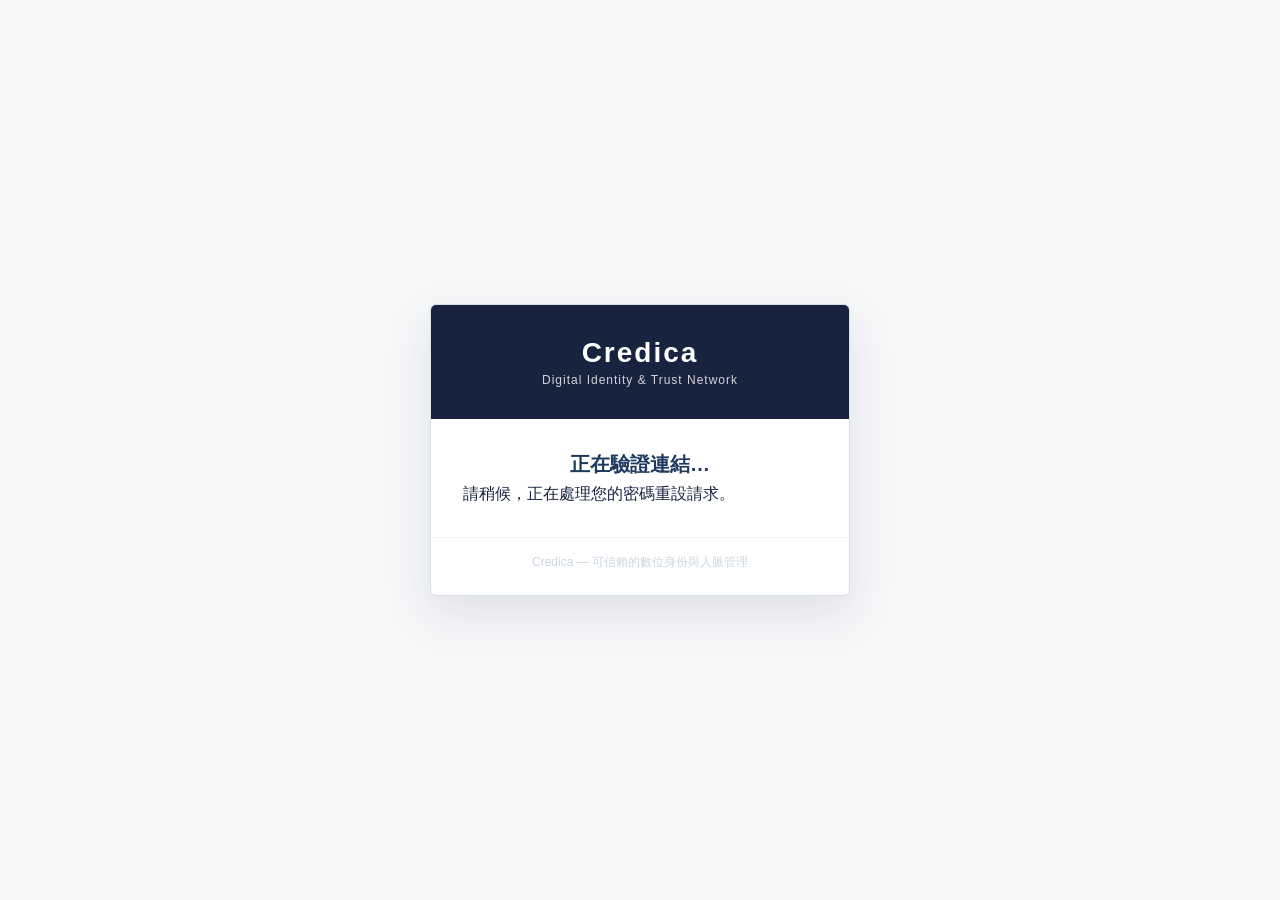
<file: auth/reset-password.html>
<!DOCTYPE html>
<html lang="zh-TW">
<head>
  <meta charset="UTF-8">
  <meta name="viewport" content="width=device-width, initial-scale=1.0">
  <meta name="robots" content="noindex, nofollow">
  <title>Credica — 重設密碼</title>
  <style>
    * { margin: 0; padding: 0; box-sizing: border-box; }
    body {
      font-family: -apple-system, BlinkMacSystemFont, 'Segoe UI', Roboto, sans-serif;
      background-color: #f5f7fa;
      display: flex;
      align-items: center;
      justify-content: center;
      min-height: 100vh;
      padding: 24px;
    }
    .card {
      background: #fff;
      border-radius: 16px;
      box-shadow: 0 2px 12px rgba(0,0,0,0.08);
      max-width: 420px;
      width: 100%;
      overflow: hidden;
    }
    .header {
      background-color: #1E3A5F;
      padding: 32px 24px;
      text-align: center;
    }
    .header h1 {
      color: #fff;
      font-size: 28px;
      font-weight: 700;
      letter-spacing: 2px;
    }
    .header p {
      color: rgba(255,255,255,0.8);
      font-size: 12px;
      margin-top: 4px;
      letter-spacing: 1px;
    }
    .body {
      padding: 32px;
    }
    .body h2 {
      font-size: 20px;
      font-weight: 600;
      color: #1E3A5F;
      margin-bottom: 6px;
      text-align: center;
    }
    .body > p.lead {
      font-size: 14px;
      color: #64748b;
      line-height: 1.6;
      margin-bottom: 24px;
      text-align: center;
    }
    .field {
      margin-bottom: 16px;
    }
    .field label {
      display: block;
      font-size: 13px;
      color: #475569;
      margin-bottom: 6px;
      font-weight: 500;
    }
    .field input {
      width: 100%;
      font-size: 16px;
      padding: 12px 14px;
      border: 1px solid #cbd5e1;
      border-radius: 8px;
      outline: none;
      transition: border-color 0.15s;
    }
    .field input:focus { border-color: #1E3A5F; }
    .field .hint {
      font-size: 12px;
      color: #94a3b8;
      margin-top: 4px;
    }
    .btn {
      display: block;
      width: 100%;
      background-color: #1E3A5F;
      color: #fff;
      border: none;
      font-size: 16px;
      font-weight: 600;
      padding: 14px;
      border-radius: 8px;
      cursor: pointer;
      transition: opacity 0.15s;
    }
    .btn:hover:not(:disabled) { opacity: 0.9; }
    .btn:disabled { opacity: 0.4; cursor: not-allowed; }
    .alert {
      padding: 12px 14px;
      border-radius: 8px;
      font-size: 14px;
      margin-bottom: 16px;
    }
    .alert.error {
      background-color: #fef2f2;
      color: #b91c1c;
      border: 1px solid #fecaca;
    }
    .alert.success {
      background-color: #f0fdf4;
      color: #15803d;
      border: 1px solid #bbf7d0;
    }
    .check-icon {
      width: 64px;
      height: 64px;
      background-color: #0D9488;
      border-radius: 50%;
      display: flex;
      align-items: center;
      justify-content: center;
      margin: 0 auto 16px;
    }
    .check-icon svg {
      width: 32px;
      height: 32px;
      fill: none;
      stroke: #fff;
      stroke-width: 3;
      stroke-linecap: round;
      stroke-linejoin: round;
    }
    .deep-link {
      display: inline-block;
      margin-top: 12px;
      background-color: #1E3A5F;
      color: #fff;
      text-decoration: none;
      font-size: 15px;
      font-weight: 600;
      padding: 12px 32px;
      border-radius: 8px;
    }
    .footer {
      padding: 16px 32px 24px;
      border-top: 1px solid #f1f5f9;
      font-size: 12px;
      color: #cbd5e1;
      text-align: center;
    }
    .hidden { display: none !important; }
  </style>
  <link rel="stylesheet" href="../status-page.css">
</head>
<body>
  <div class="card">
    <div class="header">
      <h1>Credica</h1>
      <p>Digital Identity &amp; Trust Network</p>
    </div>

    <div class="body">
      <!-- Loading state — shown while Supabase parses recovery token from URL hash -->
      <div id="state-loading">
        <h2>正在驗證連結…</h2>
        <p class="lead">請稍候，正在處理您的密碼重設請求。</p>
      </div>

      <!-- Reset form — shown after Supabase confirms recovery session is valid -->
      <div id="state-form" class="hidden">
        <h2>設定新密碼</h2>
        <p class="lead">請輸入您的新密碼。密碼至少需 6 個字元。</p>

        <div id="form-error" class="alert error hidden"></div>

        <form id="reset-form" autocomplete="off">
          <div class="field">
            <label for="password">新密碼</label>
            <input id="password" type="password" minlength="6" required autocomplete="new-password">
            <p class="hint">至少 6 個字元</p>
          </div>
          <div class="field">
            <label for="confirm">再次輸入新密碼</label>
            <input id="confirm" type="password" minlength="6" required autocomplete="new-password">
          </div>
          <button class="btn" type="submit" id="submit-btn">更新密碼</button>
        </form>
      </div>

      <!-- Success state -->
      <div id="state-success" class="hidden" style="text-align:center;">
        <div class="check-icon">
          <svg viewBox="0 0 24 24"><polyline points="20 6 9 17 4 12"/></svg>
        </div>
        <h2>密碼已更新！</h2>
        <p class="lead">您可以使用新密碼登入 Credica。</p>
        <a class="deep-link" href="io.supabase.credica://login-callback/">開啟 Credica App</a>
      </div>

      <!-- Error / invalid link state -->
      <div id="state-invalid" class="hidden" style="text-align:center;">
        <h2 style="color:#b91c1c;">連結無效或已過期</h2>
        <p class="lead">密碼重設連結只能使用一次，且有效期限通常為 1 小時。請回到 Credica App 重新申請。</p>
        <a class="deep-link" href="io.supabase.credica://login-callback/">返回 Credica App</a>
      </div>
    </div>

    <div class="footer">
      Credica — 可信賴的數位身份與人脈管理
    </div>
  </div>

  <script type="module">
    // Supabase JS SDK v2 — UMD ESM build via esm.sh CDN. 與既有 verified.html
    // 同一個 Supabase project；anon key 不機密。
    import { createClient } from 'https://esm.sh/@supabase/supabase-js@2.45.4';

    const SUPABASE_URL = 'https://jqpfvbjguezgiqkioxxk.supabase.co';
    const SUPABASE_ANON_KEY = 'eyJhbGciOiJIUzI1NiIsInR5cCI6IkpXVCJ9.eyJpc3MiOiJzdXBhYmFzZSIsInJlZiI6ImpxcGZ2YmpndWV6Z2lxa2lveHhrIiwicm9sZSI6ImFub24iLCJpYXQiOjE3NzE3MDMxNDAsImV4cCI6MjA4NzI3OTE0MH0.W4Xi6Cnh4SI5IIBaK90cM2xoIDT0sjoy31ljsdKdmf4';

    // flowType: 'pkce' 要顯式設 — Supabase 寄出的 email link 是 PKCE flow
    // (token=pkce_... 前綴)，redirect 回來會帶 ?code=xxx 在 query string。
    // 預設 flow 在 static HTML 沒 storage 時可能變 implicit，導致 exchange 失敗。
    const supabase = createClient(SUPABASE_URL, SUPABASE_ANON_KEY, {
      auth: {
        autoRefreshToken: false,
        persistSession: false,
        flowType: 'pkce',
        detectSessionInUrl: false, // 我們自己處理 URL parse
      }
    });

    const states = {
      loading: document.getElementById('state-loading'),
      form: document.getElementById('state-form'),
      success: document.getElementById('state-success'),
      invalid: document.getElementById('state-invalid'),
    };
    function showState(name) {
      Object.entries(states).forEach(([k, el]) => {
        if (k === name) el.classList.remove('hidden');
        else el.classList.add('hidden');
      });
    }

    // 把 token 從網址列移除，避免它殘留在瀏覽器歷史/被分享外洩。
    function stripUrl() {
      try { history.replaceState(null, '', window.location.pathname); } catch (_) {}
    }

    // Supabase recovery 連結有 3 種可能形狀，依可靠度排序處理：
    //
    //   1) token_hash flow（首選，本頁正解）：
    //        ?token_hash=xxx&type=recovery
    //        → supabase.auth.verifyOtp({ token_hash, type: 'recovery' })
    //      token_hash 由 Supabase 伺服器驗證，與 PKCE code_verifier 無關。
    //      ⚠️ 關鍵：App（supabase_flutter）用 PKCE 發起密碼重設，code_verifier
    //      只存在「App 內」。reset 連結卻是在「瀏覽器」開啟 — 瀏覽器沒有那把
    //      verifier，所以 exchangeCodeForSession 在這個 App→瀏覽器 情境下「必定」
    //      失敗（這就是先前一點開就「連結無效或已過期」的根因）。token_hash +
    //      verifyOtp 不需要 verifier，任何 client 都能完成，是跨端正解。
    //      另一好處：信件掃描器只做 GET 不會跑 JS，不會提前消耗掉 token。
    //
    //   2) PKCE ?code=（後備）：只有「同一個瀏覽器」發起時才有 verifier 可成功；
    //      App 發起的情境會失敗 → 落到 invalid。保留以相容未來純 web 流程。
    //
    //   3) Implicit #access_token（後備/legacy）：直接 setSession。
    async function init() {
      const url = new URL(window.location.href);
      const query = url.searchParams;
      const hash = window.location.hash.startsWith('#')
        ? window.location.hash.slice(1) : '';
      const hashParams = new URLSearchParams(hash);

      const errorDesc =
        query.get('error_description') || query.get('error') ||
        hashParams.get('error_description') || hashParams.get('error');
      if (errorDesc) {
        console.warn('recovery link error:', errorDesc);
        showState('invalid');
        return;
      }

      // 1) token_hash + verifyOtp（首選）
      const tokenHash = query.get('token_hash') || hashParams.get('token_hash');
      const otpType = query.get('type') || hashParams.get('type') || 'recovery';
      if (tokenHash) {
        try {
          const { error } = await supabase.auth.verifyOtp({
            token_hash: tokenHash,
            type: otpType,
          });
          if (error) throw error;
          stripUrl();
          showState('form');
        } catch (e) {
          console.error('verifyOtp failed', e);
          showState('invalid');
        }
        return;
      }

      // 2) PKCE ?code=（後備）
      const code = query.get('code');
      if (code) {
        try {
          const { error } = await supabase.auth.exchangeCodeForSession(code);
          if (error) throw error;
          stripUrl();
          showState('form');
        } catch (e) {
          console.error('exchangeCodeForSession failed', e);
          showState('invalid');
        }
        return;
      }

      // 3) Implicit / legacy #access_token（後備）
      const type = hashParams.get('type') || query.get('type');
      const accessToken = hashParams.get('access_token');
      const refreshToken = hashParams.get('refresh_token');
      if (type === 'recovery' && accessToken && refreshToken) {
        try {
          const { error } = await supabase.auth.setSession({
            access_token: accessToken,
            refresh_token: refreshToken,
          });
          if (error) throw error;
          stripUrl();
          showState('form');
        } catch (e) {
          console.error('setSession failed', e);
          showState('invalid');
        }
        return;
      }

      // 沒有任何可用參數 — invalid / 已過期 / 直接造訪。
      console.warn('No recovery params in URL', { query: query.toString(), hash });
      showState('invalid');
    }

    document.getElementById('reset-form').addEventListener('submit', async (ev) => {
      ev.preventDefault();
      const pw = document.getElementById('password').value;
      const confirm = document.getElementById('confirm').value;
      const errEl = document.getElementById('form-error');
      const btn = document.getElementById('submit-btn');

      errEl.classList.add('hidden');

      if (pw.length < 6) {
        errEl.textContent = '密碼至少 6 個字元。';
        errEl.classList.remove('hidden');
        return;
      }
      if (pw !== confirm) {
        errEl.textContent = '兩次輸入的密碼不一致。';
        errEl.classList.remove('hidden');
        return;
      }

      btn.disabled = true;
      btn.textContent = '更新中…';

      try {
        const { error } = await supabase.auth.updateUser({ password: pw });
        if (error) throw error;
        // Sign out so the recovery session doesn't linger in localStorage.
        await supabase.auth.signOut().catch(() => {});
        showState('success');
      } catch (e) {
        console.error('updateUser failed', e);
        errEl.textContent = '更新失敗：' + (e?.message || e);
        errEl.classList.remove('hidden');
        btn.disabled = false;
        btn.textContent = '更新密碼';
      }
    });

    init();
  </script>
</body>
</html>
</file>
<file: tokens.css>
/* ============================================================
   tokens.css — Credica 設計 token 中央化
   來源:design-refs/iphone/01-primitives.jsx (T 物件)
   建立:2026-04-30 (Day 29 改版 R1)

   使用方式:所有 HTML 在 <head> 中於其他 stylesheet 之前載入。
   舊 :root { --bg-color, --accent-primary, ... } 變數會在 R4-R10
   各頁重做時逐步汰換為這裡的新 token (--bg, --navy, ...)。
   ============================================================ */

:root {
  /* === Surfaces === */
  --bg:            #F4F5F7;     /* 全站背景 — 冷灰 */
  --surface:       #FFFFFF;
  --surface-muted: #FAFAFB;
  --border:        rgba(15,18,32,0.08);
  --divider:       rgba(15,18,32,0.06);

  /* === Brand Navy(取代所有現有的紫)=== */
  --navy:          #1E2951;     /* 主品牌色 */
  --navy-deep:     #141B3B;     /* 漸層深色 */
  --navy-tint:     rgba(30,41,81,0.06);
  --navy-tint-2:   rgba(30,41,81,0.10);

  /* === Text === */
  --text:          #0F1220;
  --text-sub:      rgba(15,18,32,0.55);
  --text-muted:    rgba(15,18,32,0.40);
  --text-hint:     rgba(15,18,32,0.28);

  /* === Status === */
  --ok-text:       #0E8050;
  --ok-bg:         rgba(16,138,88,0.10);
  --ok-bg-soft:    rgba(16,138,88,0.06);
  --warn-text:     #B4610F;
  --warn-bg:       rgba(229,140,29,0.12);
  --danger-text:   #C2310F;
  --danger-bg:     rgba(194,49,15,0.08);
  --danger-border: rgba(194,49,15,0.40);
  --blue-text:     #2B5BD7;
  --blue-bg:       rgba(43,91,215,0.10);

  /* === Pastel(QuickAction / Avatar / Event chips)=== */
  --pastel-lavender: #E6E9FA;   /* 主 pastel,搭 navy */
  --pastel-mint:     #DAF1E5;
  --pastel-peach:    #FBE3CB;
  --pastel-pink:     #F7D8DD;
  --pastel-sky:      #DCEAFB;
  --pastel-blush:    #F8DCE7;

  /* === Type === */
  --font-stack: -apple-system, BlinkMacSystemFont, "SF Pro Text",
                "PingFang TC", "Noto Sans TC", system-ui, sans-serif;

  /* === Radii === */
  --r-card:    16px;
  --r-chip:    999px;
  --r-button:  14px;
  --r-tile:    18px;

  /* === Shadow === */
  --card-shadow: 0 1px 2px rgba(15,18,32,0.04);
  --ease: cubic-bezier(0.16, 1, 0.3, 1);
}
</file>
<file: home-sample.css>
:root {
  --sample-ink: #18233f;
  --sample-paper: #f6f7f9;
  --sample-green: #2d6a4f;
  --sample-white: #ffffff;
  --sample-line: #d9dee7;
  --sample-muted: #667085;
  --sample-shadow: 0 18px 45px rgba(24, 35, 63, 0.12);
  --sample-display: "Noto Sans TC", var(--font-stack);
  --sample-utility: "Outfit", "Noto Sans TC", var(--font-stack);
}

* { box-sizing: border-box; }
html { scroll-behavior: smooth; }
body {
  margin: 0;
  color: var(--sample-ink);
  background: var(--sample-paper);
  font-family: var(--sample-display);
  font-size: 16px;
  line-height: 1.7;
  text-rendering: optimizeLegibility;
}
img { display: block; max-width: 100%; }
a { color: inherit; }
button, a { -webkit-tap-highlight-color: transparent; }
button { font: inherit; }

.skip-link {
  position: fixed;
  top: 12px;
  left: 12px;
  z-index: 1000;
  padding: 8px 12px;
  color: var(--sample-white);
  background: var(--sample-ink);
  border-radius: 6px;
  transform: translateY(-160%);
}
.skip-link:focus { transform: translateY(0); }

.grid-shell {
  width: min(100% - 64px, 1280px);
  margin-inline: auto;
  display: grid;
  grid-template-columns: repeat(12, minmax(0, 1fr));
  column-gap: 24px;
}
.section-pad { padding-block: clamp(88px, 10vw, 152px); }
.section-index {
  margin: 0 0 24px;
  color: var(--sample-green);
  font: 600 0.78rem/1 var(--sample-utility);
  letter-spacing: 0.13em;
  text-transform: uppercase;
}
h1, h2, h3, p { margin-top: 0; }
h1, h2, h3 { text-wrap: balance; }
h1 {
  margin-bottom: 28px;
  font-size: clamp(3.5rem, 7.8vw, 7.25rem);
  font-weight: 800;
  line-height: 0.98;
  letter-spacing: -0.07em;
}
h2 {
  margin-bottom: 24px;
  font-size: clamp(2.4rem, 4.9vw, 4.8rem);
  font-weight: 700;
  line-height: 1.08;
  letter-spacing: -0.055em;
}
h3 {
  margin-bottom: 10px;
  font-size: 1.2rem;
  font-weight: 700;
  line-height: 1.35;
  letter-spacing: -0.02em;
}

.site-header {
  position: sticky;
  top: 0;
  z-index: 100;
  min-height: 76px;
  background: rgba(246, 247, 249, 0.96);
  border-bottom: 1px solid var(--sample-line);
}
.nav-grid { min-height: 76px; align-items: center; }
.brand { grid-column: 1 / span 2; width: 118px; }
.brand img { width: 100%; height: auto; }
.desktop-nav {
  grid-column: 4 / span 6;
  display: flex;
  justify-content: center;
  gap: clamp(18px, 2.2vw, 36px);
}
.desktop-nav a, .text-action {
  font: 500 0.92rem/1 var(--sample-display);
  text-decoration: none;
  white-space: nowrap;
}
.desktop-nav a { color: var(--sample-muted); }
.desktop-nav a:hover, .desktop-nav a[aria-current="page"] { color: var(--sample-ink); }
.desktop-nav a[aria-current="page"] { font-weight: 700; }
.nav-actions {
  grid-column: 10 / -1;
  display: flex;
  align-items: center;
  justify-content: end;
  gap: 20px;
}
.menu-button { display: none; }
.mobile-nav { display: none; }

.button {
  display: inline-flex;
  align-items: center;
  justify-content: center;
  min-height: 50px;
  padding: 12px 20px;
  color: var(--sample-white);
  background: var(--sample-ink);
  border: 1px solid var(--sample-ink);
  border-radius: 6px;
  box-shadow: 0 8px 20px rgba(24, 35, 63, 0.1);
  font: 700 0.96rem/1 var(--sample-display);
  text-decoration: none;
  transition: box-shadow 180ms ease, transform 180ms ease, background 180ms ease;
}
.button:hover {
  background: #111a30;
  box-shadow: 0 12px 28px rgba(24, 35, 63, 0.2);
  transform: translateY(-1px);
}
.button-small { min-height: 40px; padding: 8px 15px; font-size: 0.88rem; }
.inline-link {
  display: inline-block;
  padding-block: 6px;
  color: var(--sample-ink);
  border-bottom: 1px solid currentColor;
  font-weight: 600;
  line-height: 1.3;
  text-decoration: none;
}
.inline-link:hover { color: var(--sample-green); }

.hero {
  min-height: calc(100vh - 76px);
  display: flex;
  align-items: center;
  overflow: hidden;
}
.hero-grid { align-items: center; }
.hero-copy { grid-column: 1 / span 7; padding-block: 28px; }
.hero-lede {
  max-width: 630px;
  margin-bottom: 34px;
  color: #4d586d;
  font-size: clamp(1.08rem, 1.45vw, 1.3rem);
  line-height: 1.85;
}
.hero-actions { display: flex; align-items: center; gap: 24px; flex-wrap: wrap; }
.hero-facts {
  max-width: 650px;
  margin: 72px 0 0;
  padding-top: 22px;
  border-top: 1px solid var(--sample-line);
  display: grid;
  grid-template-columns: repeat(3, 1fr);
  gap: 16px;
}
.hero-facts div { min-width: 0; }
.hero-facts dt {
  margin-bottom: 4px;
  color: var(--sample-ink);
  font: 700 0.9rem/1.2 var(--sample-utility);
}
.hero-facts dd { margin: 0; color: var(--sample-muted); font-size: 0.84rem; }
.hero-product { grid-column: 8 / -1; margin: 0; position: relative; }
.product-stage {
  position: relative;
  min-height: 670px;
  padding: 34px 28px;
  background: var(--sample-ink);
  overflow: hidden;
}
.stage-label { color: var(--sample-white); }
.stage-label span {
  display: block;
  margin-bottom: 7px;
  color: #aab3c7;
  font: 600 0.72rem/1 var(--sample-utility);
  letter-spacing: 0.1em;
}
.stage-label strong { font-size: 1.15rem; }
.stage-note {
  position: absolute;
  left: 28px;
  bottom: 32px;
  z-index: 2;
  width: 155px;
  margin: 0;
  color: #d7dce7;
  font-size: 0.86rem;
  line-height: 1.65;
}

.statement { background: var(--sample-white); }
.statement-grid { align-items: start; }
.statement-grid > .section-index { grid-column: 1 / span 2; }
.statement-title { grid-column: 3 / span 6; }
.statement-title h2 { margin: 0; font-size: clamp(2.6rem, 5.3vw, 5.25rem); }
.statement-body { grid-column: 10 / -1; padding-top: 10px; }
.statement-body p { margin-bottom: 30px; color: var(--sample-muted); font-size: 1.05rem; }

.continuity { border-bottom: 1px solid var(--sample-line); }
.continuity-grid { row-gap: 64px; align-items: start; }
.continuity-heading { grid-column: 1 / span 5; }
.continuity-heading > p:last-child { max-width: 440px; color: var(--sample-muted); font-size: 1.06rem; }
.relationship-ledger {
  grid-column: 7 / -1;
  margin: 0;
  padding: 0;
  list-style: none;
  border-top: 1px solid var(--sample-ink);
}
.relationship-ledger li {
  display: grid;
  grid-template-columns: 150px 1fr;
  gap: 28px;
  padding-block: 30px;
  border-bottom: 1px solid var(--sample-line);
}
.ledger-meta span, .ledger-meta strong { display: block; }
.ledger-meta span {
  margin-bottom: 5px;
  color: var(--sample-green);
  font: 600 0.74rem/1 var(--sample-utility);
  letter-spacing: 0.1em;
}
.ledger-meta strong { font-size: 0.92rem; }
.ledger-copy p { margin: 0; color: var(--sample-muted); }
.ledger-screen {
  grid-column: 2 / span 4;
  margin: -170px 0 0;
  padding-left: 42px;
  border-left: 6px solid var(--sample-green);
}

.pillars { background: var(--sample-white); }
.section-heading-row { display: contents; }
.section-heading-row .section-index { grid-column: 1 / span 2; }
.section-heading-row h2 { grid-column: 3 / span 6; }
.section-heading-row > p:last-child { grid-column: 10 / -1; color: var(--sample-muted); }
.pillar-list {
  grid-column: 1 / -1;
  margin-top: 84px;
  display: grid;
  grid-template-columns: repeat(3, 1fr);
  border-top: 1px solid var(--sample-ink);
  border-bottom: 1px solid var(--sample-line);
}
.pillar-list article { min-height: 300px; padding: 34px 30px 42px 0; }
.pillar-list article + article { padding-left: 30px; border-left: 1px solid var(--sample-line); }
.pillar-word {
  display: block;
  margin-bottom: 76px;
  color: var(--sample-green);
  font-size: clamp(3rem, 5vw, 5.5rem);
  font-weight: 700;
  line-height: 1;
}
.pillar-list p { margin: 0; color: var(--sample-muted); }

.privacy-band { color: var(--sample-white); background: var(--sample-ink); }
.privacy-grid { align-items: center; }
.privacy-proof { grid-column: 1 / span 5; }
.privacy-rule { display: block; width: 100%; height: 6px; margin-bottom: 42px; background: #58a27b; }
.privacy-proof p { margin-bottom: 4px; color: #aeb7ca; font-size: 0.92rem; }
.privacy-proof strong { font-size: clamp(1.8rem, 3vw, 3rem); line-height: 1.2; }
.privacy-copy { grid-column: 7 / -1; }
.privacy-copy .section-index { color: #72be95; }
.privacy-copy > p:not(.section-index) { max-width: 570px; color: #c7cedc; font-size: 1.05rem; }
.inverse { color: var(--sample-white); }
.inverse:hover { color: #8dceaa; }

.audiences { border-bottom: 1px solid var(--sample-line); }
.audiences-grid { align-items: start; }
.audiences-grid > div:first-child { grid-column: 1 / span 6; }
.audience-links { grid-column: 8 / -1; border-top: 1px solid var(--sample-ink); }
.audience-links a {
  display: block;
  padding: 28px 0;
  border-bottom: 1px solid var(--sample-line);
  text-decoration: none;
}
.audience-links span, .audience-links strong { display: block; }
.audience-links span { margin-bottom: 7px; color: var(--sample-green); font-size: 0.8rem; font-weight: 600; }
.audience-links strong { font-size: 1.12rem; }
.audience-links a:hover strong { text-decoration: underline; text-underline-offset: 5px; }

.faq { background: var(--sample-white); }
.faq-grid { align-items: start; }
.faq-grid > div:first-child { grid-column: 1 / span 5; }
.faq-list { grid-column: 7 / -1; border-top: 1px solid var(--sample-ink); }
.faq-list details { border-bottom: 1px solid var(--sample-line); }
.faq-list summary {
  padding: 26px 34px 26px 0;
  cursor: pointer;
  font-size: 1.08rem;
  font-weight: 700;
  list-style-position: outside;
}
.faq-list details p { max-width: 650px; padding: 0 0 28px; margin: 0; color: var(--sample-muted); }

.final-cta { color: var(--sample-white); background: var(--sample-green); }
.final-grid { align-items: end; }
.final-grid .section-index { grid-column: 1 / span 2; color: #dcece3; }
.final-grid h2 { grid-column: 3 / span 6; margin: 0; }
.final-action { grid-column: 10 / -1; }
.final-action p { color: #e6f1eb; }
.button-light { color: var(--sample-ink); background: var(--sample-white); border-color: var(--sample-white); }
.button-light:hover { color: var(--sample-ink); background: #f1f4f2; }

.site-footer { padding-block: 64px 30px; color: #d9deea; background: #10182c; }
.footer-grid { row-gap: 56px; }
.footer-brand { grid-column: 1 / span 5; }
.footer-brand img { width: 132px; height: auto; filter: brightness(0) invert(1); opacity: 0.92; }
.footer-brand p { margin: 18px 0 0; color: #99a4ba; }
.site-footer nav, .footer-contact { display: flex; flex-direction: column; gap: 8px; }
.site-footer nav:nth-of-type(1) { grid-column: 7 / span 2; }
.site-footer nav:nth-of-type(2) { grid-column: 9 / span 2; }
.footer-contact { grid-column: 11 / -1; }
.site-footer strong { margin-bottom: 6px; color: var(--sample-white); font-size: 0.85rem; }
.site-footer a { color: #aeb7ca; font-size: 0.86rem; text-decoration: none; }
.footer-contact a { overflow-wrap: anywhere; }
.site-footer a:hover { color: var(--sample-white); }
.copyright { grid-column: 1 / -1; margin: 0; padding-top: 24px; border-top: 1px solid rgba(255, 255, 255, 0.12); color: #7f8aa1; font-size: 0.78rem; }

:focus-visible { outline: 3px solid #9bcbb0; outline-offset: 4px; }
@media (prefers-reduced-motion: reduce) {
  html { scroll-behavior: auto; }
  *, *::before, *::after { transition-duration: 0.01ms !important; }
}

@media (max-width: 1024px) {
  .grid-shell { width: min(100% - 48px, 960px); column-gap: 18px; }
  .desktop-nav { grid-column: 3 / span 7; gap: 18px; }
  .hero-copy { grid-column: 1 / span 7; }
  .hero-product { grid-column: 8 / -1; }
  .product-stage { min-height: 560px; }
  .statement-title { grid-column: 3 / span 7; }
  .statement-body { grid-column: 10 / -1; }
  .ledger-screen { margin-top: -100px; padding-left: 26px; }
}

@media (max-width: 820px) {
  .grid-shell { width: min(100% - 40px, 740px); grid-template-columns: repeat(6, minmax(0, 1fr)); }
  .section-pad { padding-block: 88px; }
  .desktop-nav, .nav-actions { display: none; }
  .brand { grid-column: 1 / span 2; }
  .menu-button {
    grid-column: 5 / -1;
    display: inline-flex;
    justify-self: end;
    min-width: 58px;
    padding: 8px 12px;
    color: var(--sample-ink);
    background: transparent;
    border: 1px solid var(--sample-line);
    border-radius: 6px;
    font-weight: 700;
    white-space: nowrap;
  }
  .mobile-nav {
    padding: 12px 20px 24px;
    background: var(--sample-paper);
    border-top: 1px solid var(--sample-line);
  }
  .mobile-nav:not([hidden]) { display: grid; }
  .mobile-nav a { padding: 12px 0; border-bottom: 1px solid var(--sample-line); font-weight: 600; text-decoration: none; }
  .hero { min-height: auto; padding-top: 72px; }
  .hero-copy { grid-column: 1 / -1; }
  .hero-product { grid-column: 2 / -1; margin-top: 56px; }
  .product-stage { min-height: 620px; }
  .statement-grid > .section-index, .statement-title, .statement-body,
  .continuity-heading, .relationship-ledger, .ledger-screen,
  .section-heading-row .section-index, .section-heading-row h2, .section-heading-row > p:last-child,
  .privacy-proof, .privacy-copy,
  .audiences-grid > div:first-child, .audience-links,
  .faq-grid > div:first-child, .faq-list,
  .final-grid .section-index, .final-grid h2, .final-action { grid-column: 1 / -1; }
  .statement-title, .privacy-copy, .audience-links, .faq-list, .final-action { margin-top: 34px; }
  .continuity-grid { row-gap: 52px; }
  .ledger-screen { grid-column: 2 / span 4; margin: 0; }
  .pillar-list { grid-column: 1 / -1; grid-template-columns: 1fr; margin-top: 54px; }
  .pillar-list article { min-height: auto; padding: 32px 0; }
  .pillar-list article + article { padding-left: 0; border-left: 0; border-top: 1px solid var(--sample-line); }
  .pillar-word { margin-bottom: 28px; }
  .privacy-copy { margin-top: 64px; }
  .footer-brand { grid-column: 1 / span 3; }
  .site-footer nav:nth-of-type(1) { grid-column: 4 / span 2; }
  .site-footer nav:nth-of-type(2) { grid-column: 6; }
  .footer-contact { grid-column: 1 / span 3; }
  .copyright { grid-column: 1 / -1; }
}

@media (max-width: 520px) {
  .grid-shell { width: calc(100% - 32px); column-gap: 12px; }
  .section-pad { padding-block: 72px; }
  h1 { font-size: clamp(3.3rem, 17vw, 4.7rem); letter-spacing: -0.065em; }
  h2 { font-size: clamp(2.25rem, 11vw, 3.2rem); }
  .site-header, .nav-grid { min-height: 68px; }
  .brand { width: 102px; }
  .hero { padding-top: 54px; }
  .hero-lede { font-size: 1rem; line-height: 1.75; }
  .hero-actions { align-items: stretch; flex-direction: column; }
  .hero-actions .button { width: 100%; }
  .hero-actions .inline-link { align-self: flex-start; }
  .hero-facts { margin-top: 52px; grid-template-columns: 1fr; }
  .hero-facts div { display: grid; grid-template-columns: 54px 1fr; gap: 12px; }
  .hero-product { grid-column: 1 / -1; }
  .product-stage { min-height: 535px; padding: 24px 20px; }
  .stage-note { left: 20px; bottom: 24px; width: 128px; font-size: 0.78rem; }
  .statement-title h2 { font-size: clamp(2.35rem, 12vw, 3.45rem); }
  .relationship-ledger li { grid-template-columns: 1fr; gap: 12px; padding-block: 26px; }
  .ledger-screen { grid-column: 1 / -1; padding-left: 18px; }
  .privacy-rule { margin-bottom: 28px; }
  .faq-list summary { padding-right: 14px; }
  .footer-brand, .site-footer nav:nth-of-type(1), .site-footer nav:nth-of-type(2), .footer-contact { grid-column: 1 / -1; }
  .site-footer nav:nth-of-type(1), .site-footer nav:nth-of-type(2) { margin-top: 12px; }
}
</file>
<file: app-sim.css>
.app-sim {
  --app-brand: #4f46e5;
  --app-brand-text: #4338ca;
  --app-brand-light: #eef2ff;
  --app-bg: #f5f6f8;
  --app-surface: #fff;
  --app-elevated: #fafbfc;
  --app-line: #e5e7eb;
  --app-text: #1a1f36;
  --app-text-2: #4a5568;
  --app-text-3: #667085;
  position: relative;
  width: min(100%, 390px);
  height: 650px;
  overflow: hidden;
  color: var(--app-text);
  background: var(--app-bg);
  border: 7px solid #111827;
  border-radius: 42px;
  box-shadow: 0 24px 54px rgba(10, 18, 35, 0.22);
  font-family: "Noto Sans TC", -apple-system, BlinkMacSystemFont, sans-serif;
  text-align: left;
}

.app-sim svg {
  width: 1em;
  height: 1em;
  fill: none;
  stroke: currentColor;
  stroke-width: 1.9;
  stroke-linecap: round;
  stroke-linejoin: round;
}

.app-status {
  height: 30px;
  padding: 9px 19px 0;
  display: flex;
  justify-content: space-between;
  color: var(--app-text);
  background: var(--app-surface);
  font-size: 10px;
  font-weight: 800;
}

.status-icons { display: flex; align-items: center; gap: 4px; }
.status-icons i { width: 8px; height: 8px; background: currentColor; border-radius: 50%; }
.status-icons b { width: 9px; height: 5px; background: currentColor; clip-path: polygon(10% 0, 100% 0, 75% 100%, 0 100%); }

.app-toolbar {
  min-height: 60px;
  padding: 8px 16px 8px 20px;
  display: flex;
  align-items: center;
  justify-content: space-between;
  background: var(--app-surface);
}

.app-toolbar > strong { font-size: 22px; font-weight: 700; }
.app-toolbar > div { display: flex; align-items: center; gap: 10px; }
.round-icon {
  width: 40px;
  height: 40px;
  display: grid;
  place-items: center;
  color: var(--app-text);
  background: var(--app-surface);
  border: 1px solid var(--app-line);
  border-radius: 50%;
}
.round-icon svg { width: 20px; height: 20px; }

.exchange-toolbar {
  height: 56px;
  padding: 0 10px 0 8px;
  display: grid;
  grid-template-columns: 34px minmax(0, 1fr) auto;
  align-items: center;
  color: var(--app-text);
  background: var(--app-surface);
  border-bottom: 1px solid var(--app-line);
}

.exchange-toolbar > strong { font-size: 16px; font-weight: 700; }
.app-back { width: 30px; height: 38px; display: grid; place-items: center; }
.app-back svg { width: 22px; height: 22px; }
.exchange-actions { display: flex; align-items: center; gap: 11px; color: var(--app-text-2); }
.exchange-actions > svg { width: 18px; height: 18px; }
.exchange-actions b { display: flex; align-items: center; gap: 3px; color: var(--app-brand); font-size: 11px; }
.exchange-actions b svg { width: 15px; height: 15px; }

.app-scroll { overflow: hidden; background: var(--app-bg); }
.app-sim-exchange .app-scroll { height: calc(100% - 86px); padding-bottom: 82px; }
.app-sim-orgs .app-scroll { height: calc(100% - 206px); }

.app-page-head { padding: 14px 20px 3px; }
.app-page-head .app-screen-title { margin: 0 0 3px; color: var(--app-text); font-size: 20px; font-weight: 700; line-height: 1.35; }
.app-page-head p,
.org-summary { margin: 0; color: var(--app-text-2); font-size: 10.5px; line-height: 1.5; }

.app-section-label {
  padding: 18px 20px 6px;
  display: flex;
  align-items: center;
  justify-content: space-between;
  color: var(--app-text-3);
  font-size: 9.5px;
  font-weight: 600;
}
.app-section-label strong { color: var(--app-text-2); font-size: 11px; }

.exchange-row {
  min-height: 82px;
  padding: 13px 20px;
  display: grid;
  grid-template-columns: 48px minmax(0, 1fr) 16px;
  gap: 12px;
  align-items: center;
  background: var(--app-surface);
  border-bottom: 1px solid var(--app-line);
}

.exchange-icon {
  width: 48px;
  height: 48px;
  display: grid;
  place-items: center;
  color: #fff;
  background: linear-gradient(145deg, #6366f1, #8b5cf6);
  border-radius: 14px;
  font-size: 22px;
}
.exchange-icon-alt { background: #0f766e; }
.exchange-copy { min-width: 0; }
.exchange-copy > div { display: flex; align-items: center; gap: 5px; }
.exchange-copy strong { overflow: hidden; font-size: 12.5px; font-weight: 700; text-overflow: ellipsis; white-space: nowrap; }
.long-badge { padding: 2px 5px; color: var(--app-brand-text); background: var(--app-brand-light); border-radius: 999px; font-size: 8px; font-weight: 700; }
.exchange-copy p { margin: 5px 0 0; display: flex; flex-wrap: wrap; align-items: center; gap: 4px; color: var(--app-text-2); font-size: 8.5px; }
.exchange-copy p b { padding: 2px 5px; color: var(--app-text-2); background: var(--app-bg); border-radius: 999px; font-size: 7.5px; font-weight: 600; letter-spacing: 0.02em; }
.row-chevron { width: 17px !important; height: 17px !important; color: var(--app-text-3); }

.app-fab {
  position: absolute;
  right: 16px;
  bottom: 18px;
  z-index: 3;
  min-height: 40px;
  padding: 9px 14px;
  display: flex;
  align-items: center;
  gap: 7px;
  color: #fff;
  background: var(--app-brand);
  border-radius: 14px;
  box-shadow: 0 8px 20px rgba(79, 70, 229, 0.25);
  font-size: 10px;
  font-weight: 700;
}
.app-fab svg { width: 17px; height: 17px; }

.app-segments {
  margin: 4px 18px 8px;
  padding: 4px;
  display: grid;
  grid-template-columns: repeat(3, 1fr);
  background: var(--app-elevated);
  border-radius: 12px;
  color: var(--app-text-2);
  font-size: 10.5px;
  font-weight: 600;
  text-align: center;
}
.app-segments span { margin-inline: 2px; padding: 8px 3px; border-radius: 8px; }
.app-segments .is-active { color: var(--app-text); background: var(--app-surface); box-shadow: 0 1px 3px rgba(15, 18, 32, 0.08); }
.org-summary { padding: 8px 20px 2px; font-size: 10px; }

.app-search {
  min-height: 38px;
  margin: 10px 18px 6px;
  padding: 0 13px;
  display: flex;
  align-items: center;
  gap: 8px;
  color: var(--app-text-3);
  background: var(--app-elevated);
  border-radius: 12px;
  font-size: 10.5px;
}
.app-search svg { width: 16px; height: 16px; }

.app-filter {
  height: 39px;
  padding: 0 18px;
  display: flex;
  gap: 7px;
  overflow: hidden;
  white-space: nowrap;
}
.app-filter span {
  height: 30px;
  padding: 0 11px;
  display: grid;
  place-items: center;
  color: var(--app-text-2);
  background: var(--app-elevated);
  border: 1px solid var(--app-line);
  border-radius: 999px;
  font-size: 9px;
  font-weight: 600;
}
.app-filter .is-active { color: #fff; background: var(--app-brand); border-color: var(--app-brand); }

.org-row {
  position: relative;
  min-height: 72px;
  margin: 0 20px 8px;
  padding: 11px 11px 11px 13px;
  display: grid;
  grid-template-columns: 44px minmax(0, 1fr) 30px;
  gap: 11px;
  align-items: center;
  background: var(--app-surface);
  border: 1px solid var(--app-line);
  border-radius: 14px;
  box-shadow: 0 1px 3px rgba(15, 18, 32, 0.04);
}
.org-row.is-pinned { padding-left: 22px; }
.org-row.is-pinned > i { position: absolute; left: 10px; width: 3px; height: 40px; background: var(--app-brand); border-radius: 999px; }
.org-avatar {
  width: 44px;
  height: 44px;
  display: grid;
  place-items: center;
  color: #fff;
  background: linear-gradient(145deg, #6366f1, #8b5cf6);
  border-radius: 13px;
  font-size: 16px;
  font-weight: 800;
}
.org-avatar-alt { background: linear-gradient(145deg, #0f766e, #34a378); }
.org-avatar-warm { color: #6b3c12; background: linear-gradient(145deg, #f2cf8c, #e5a84d); }
.org-copy { min-width: 0; }
.org-copy > div { display: flex; align-items: center; gap: 5px; }
.org-copy strong { overflow: hidden; font-size: 11.5px; font-weight: 700; text-overflow: ellipsis; white-space: nowrap; }
.verified-dot { width: 13px; height: 13px; display: grid; place-items: center; flex: 0 0 13px; color: #fff; background: #1a7a3e; border-radius: 50%; font-size: 8px; font-weight: 800; }
.org-copy p { width: max-content; margin: 4px 0 0; padding: 2px 7px; color: var(--app-brand-text); background: var(--app-brand-light); border-radius: 999px; font-size: 8px; font-weight: 600; }
.org-row button { width: 30px; height: 30px; padding: 0; color: var(--app-text-3); background: var(--app-elevated); border: 0; border-radius: 9px; font-size: 12px; }

.app-tabs {
  position: absolute;
  right: 0;
  bottom: 0;
  left: 0;
  height: 66px;
  padding: 7px 7px 10px;
  display: grid;
  grid-template-columns: repeat(4, 1fr);
  color: var(--app-text-3);
  background: var(--app-surface);
  border-top: 1px solid rgba(15, 18, 32, 0.06);
  font-size: 8px;
  font-weight: 600;
  text-align: center;
}
.app-tabs span { display: flex; flex-direction: column; align-items: center; justify-content: center; gap: 3px; }
.app-tabs svg { width: 19px; height: 19px; }
.app-tabs .is-active { color: var(--app-brand); font-weight: 700; }
.app-tabs .is-active svg { fill: currentColor; stroke: currentColor; }
.sim-caption { margin: 13px 0 0; color: #667085; font-size: 0.78rem; line-height: 1.5; }

.product-stage .app-sim {
  position: absolute;
  right: -54px;
  bottom: -90px;
  width: 365px;
}
.app-sim-compact { width: min(100%, 320px); height: 580px; }

@media (max-width: 1024px) {
  .product-stage .app-sim { right: -30px; width: 285px; height: 545px; border-radius: 34px; }
  .exchange-row { padding-inline: 14px; grid-template-columns: 44px minmax(0, 1fr) 14px; gap: 9px; }
  .exchange-icon { width: 44px; height: 44px; }
}

@media (max-width: 820px) {
  .product-stage .app-sim { width: 330px; height: 590px; }
}

@media (max-width: 520px) {
  .product-stage .app-sim { right: -42px; bottom: -70px; width: 270px; height: 520px; border-width: 6px; border-radius: 32px; }
  .app-status { padding-inline: 15px; }
  .exchange-actions { gap: 7px; }
  .exchange-actions b svg { display: none; }
  .app-page-head { padding-inline: 15px; }
  .app-section-label { padding-inline: 15px; }
  .exchange-row { padding-inline: 13px; }
  .exchange-copy p b:last-child { display: none; }
  .app-sim-compact { width: min(100%, 300px); height: 550px; }
}
</file>
<file: status-page.css>
:root{--status-ink:#18233f;--status-paper:#f6f7f9;--status-green:#2d6a4f;--status-line:#d9dee7}body{color:var(--status-ink)!important;background:var(--status-paper)!important}.card{border:1px solid var(--status-line)!important;border-radius:6px!important;box-shadow:0 18px 45px rgba(24,35,63,.1)!important}.header{background:var(--status-ink)!important}.logo{border-radius:6px!important}.btn,.open-app-btn,button,input,.alert,.code-pill,.scene{border-radius:6px!important}.btn-primary,.btn,.open-app-btn{background-color:var(--status-ink)!important}.check-icon{background:var(--status-green)!important}.eyebrow{color:var(--status-green)!important;text-transform:uppercase;letter-spacing:.12em!important}.code-pill{color:var(--status-ink)!important;background:#eef0f4!important}.spinner{border-top-color:var(--status-green)!important}a.link{color:var(--status-green)!important}@media(max-width:520px){body{padding:16px!important}.card{max-width:100%!important}.body{padding:28px 22px!important}}
</file>
<file: brand.css>
:root {
  --brand-ink: #18233f;
  --brand-paper: #f6f7f9;
  --brand-green: #2d6a4f;
  --brand-white: #ffffff;
  --brand-line: #d9dee7;
  --brand-muted: #667085;
  --brand-shadow: 0 18px 45px rgba(24, 35, 63, 0.12);
  --brand-display: "Noto Sans TC", var(--font-stack);
  --brand-utility: "Outfit", "Noto Sans TC", var(--font-stack);
}

* { box-sizing: border-box; }
html { scroll-behavior: smooth; }
body {
  margin: 0;
  color: var(--brand-ink);
  background: var(--brand-paper);
  font-family: var(--brand-display);
  font-size: 16px;
  line-height: 1.7;
  text-rendering: optimizeLegibility;
}
img { display: block; max-width: 100%; }
a { color: inherit; }
button, a { -webkit-tap-highlight-color: transparent; }
button { font: inherit; }

.skip-link {
  position: fixed;
  top: 12px;
  left: 12px;
  z-index: 1000;
  padding: 8px 12px;
  color: var(--brand-white);
  background: var(--brand-ink);
  border-radius: 6px;
  transform: translateY(-160%);
}
.skip-link:focus { transform: translateY(0); }

.grid-shell {
  width: min(100% - 64px, 1280px);
  margin-inline: auto;
  display: grid;
  grid-template-columns: repeat(12, minmax(0, 1fr));
  column-gap: 24px;
}
.section-pad { padding-block: clamp(88px, 10vw, 152px); }
.section-index {
  margin: 0 0 24px;
  color: var(--brand-green);
  font: 600 0.78rem/1 var(--brand-utility);
  letter-spacing: 0.13em;
  text-transform: uppercase;
}
h1, h2, h3, p { margin-top: 0; }
h1, h2, h3 { text-wrap: balance; }
h1 {
  margin-bottom: 28px;
  font-size: clamp(3.5rem, 7.8vw, 7.25rem);
  font-weight: 800;
  line-height: 0.98;
  letter-spacing: -0.07em;
}
h2 {
  margin-bottom: 24px;
  font-size: clamp(2.4rem, 4.9vw, 4.8rem);
  font-weight: 700;
  line-height: 1.08;
  letter-spacing: -0.055em;
}
h3 {
  margin-bottom: 10px;
  font-size: 1.2rem;
  font-weight: 700;
  line-height: 1.35;
  letter-spacing: -0.02em;
}

.site-header {
  position: sticky;
  top: 0;
  z-index: 100;
  min-height: 76px;
  background: rgba(246, 247, 249, 0.96);
  border-bottom: 1px solid var(--brand-line);
}
.nav-grid { min-height: 76px; align-items: center; }
.brand { grid-column: 1 / span 2; width: 118px; }
.brand img { width: 100%; height: auto; }
.desktop-nav {
  grid-column: 4 / span 6;
  display: flex;
  justify-content: center;
  gap: clamp(18px, 2.2vw, 36px);
}
.desktop-nav a, .text-action {
  font: 500 0.92rem/1 var(--brand-display);
  text-decoration: none;
  white-space: nowrap;
}
.desktop-nav a { color: var(--brand-muted); }
.desktop-nav a:hover, .desktop-nav a[aria-current="page"] { color: var(--brand-ink); }
.desktop-nav a[aria-current="page"] { font-weight: 700; }
.nav-actions {
  grid-column: 10 / -1;
  display: flex;
  align-items: center;
  justify-content: end;
  gap: 20px;
}
.menu-button { display: none; }
.mobile-nav { display: none; }

.button {
  display: inline-flex;
  align-items: center;
  justify-content: center;
  min-height: 50px;
  padding: 12px 20px;
  color: var(--brand-white);
  background: var(--brand-ink);
  border: 1px solid var(--brand-ink);
  border-radius: 6px;
  box-shadow: 0 8px 20px rgba(24, 35, 63, 0.1);
  font: 700 0.96rem/1 var(--brand-display);
  text-decoration: none;
  transition: box-shadow 180ms ease, transform 180ms ease, background 180ms ease;
}
.button:hover {
  background: #111a30;
  box-shadow: 0 12px 28px rgba(24, 35, 63, 0.2);
  transform: translateY(-1px);
}
.button-small { min-height: 40px; padding: 8px 15px; font-size: 0.88rem; }
.button-secondary { color: var(--brand-ink); background: transparent; border-color: var(--brand-line); box-shadow: none; }
.button-secondary:hover { color: var(--brand-ink); background: var(--brand-white); box-shadow: 0 8px 20px rgba(24, 35, 63, 0.08); }
.button-light { color: var(--brand-ink); background: var(--brand-white); border-color: var(--brand-white); }
.button-light:hover { color: var(--brand-ink); background: #f1f4f2; }
.inline-link {
  display: inline-block;
  padding-block: 6px;
  color: var(--brand-ink);
  border-bottom: 1px solid currentColor;
  font-weight: 600;
  line-height: 1.3;
  text-decoration: none;
}
.inline-link:hover { color: var(--brand-green); }

.site-footer { padding-block: 64px 30px; color: #d9deea; background: #10182c; }
.footer-grid { row-gap: 56px; }
.footer-brand { grid-column: 1 / span 5; }
.footer-brand img { width: 132px; filter: brightness(0) invert(1); opacity: 0.92; }
.footer-brand p { margin: 18px 0 0; color: #99a4ba; }
.site-footer nav, .footer-contact { display: flex; flex-direction: column; gap: 8px; }
.site-footer nav:nth-of-type(1) { grid-column: 7 / span 2; }
.site-footer nav:nth-of-type(2) { grid-column: 9 / span 2; }
.footer-contact { grid-column: 11 / -1; }
.site-footer strong { margin-bottom: 6px; color: var(--brand-white); font-size: 0.85rem; }
.site-footer a { color: #aeb7ca; font-size: 0.86rem; text-decoration: none; }
.footer-contact a { overflow-wrap: anywhere; }
.site-footer a:hover { color: var(--brand-white); }
.copyright {
  grid-column: 1 / -1;
  margin: 0;
  padding-top: 24px;
  border-top: 1px solid rgba(255, 255, 255, 0.12);
  color: #7f8aa1;
  font-size: 0.78rem;
}

:focus-visible { outline: 3px solid #9bcbb0; outline-offset: 4px; }
@media (prefers-reduced-motion: reduce) {
  html { scroll-behavior: auto; }
  *, *::before, *::after { animation-duration: 0.01ms !important; transition-duration: 0.01ms !important; }
}

@media (max-width: 1024px) {
  .grid-shell { width: min(100% - 48px, 960px); column-gap: 18px; }
  .desktop-nav { grid-column: 3 / span 7; gap: 18px; }
}

@media (max-width: 820px) {
  .grid-shell { width: min(100% - 40px, 740px); grid-template-columns: repeat(6, minmax(0, 1fr)); }
  .section-pad { padding-block: 88px; }
  .desktop-nav, .nav-actions { display: none; }
  .brand { grid-column: 1 / span 2; }
  .menu-button {
    grid-column: 5 / -1;
    display: inline-flex;
    justify-self: end;
    min-width: 58px;
    padding: 8px 12px;
    color: var(--brand-ink);
    background: transparent;
    border: 1px solid var(--brand-line);
    border-radius: 6px;
    font-weight: 700;
    white-space: nowrap;
  }
  .mobile-nav { padding: 12px 20px 24px; background: var(--brand-paper); border-top: 1px solid var(--brand-line); }
  .mobile-nav:not([hidden]) { display: grid; }
  .mobile-nav a { padding: 12px 0; border-bottom: 1px solid var(--brand-line); font-weight: 600; text-decoration: none; }
  .footer-brand { grid-column: 1 / span 3; }
  .site-footer nav:nth-of-type(1) { grid-column: 4 / span 2; }
  .site-footer nav:nth-of-type(2) { grid-column: 6; }
  .footer-contact { grid-column: 1 / span 3; }
  .copyright { grid-column: 1 / -1; }
}

@media (max-width: 520px) {
  .grid-shell { width: calc(100% - 32px); column-gap: 12px; }
  .section-pad { padding-block: 72px; }
  h1 { font-size: clamp(3.3rem, 17vw, 4.7rem); letter-spacing: -0.065em; }
  h2 { font-size: clamp(2.25rem, 11vw, 3.2rem); }
  .site-header, .nav-grid { min-height: 68px; }
  .brand { width: 102px; }
  .footer-brand, .site-footer nav:nth-of-type(1), .site-footer nav:nth-of-type(2), .footer-contact { grid-column: 1 / -1; }
  .site-footer nav:nth-of-type(1), .site-footer nav:nth-of-type(2) { margin-top: 12px; }
}
</file>
<file: about.css>
.about-hero{padding-block:clamp(88px,11vw,170px);background:#fff}.about-title{grid-column:1/span 8}.about-title h1{font-size:clamp(4rem,8vw,8rem)}.about-opening{grid-column:9/-1;align-self:end;padding-bottom:10px}.about-opening p:first-child{font-size:1.2rem;font-weight:700}.about-opening p:last-child{color:var(--brand-muted)}.manifesto-label{grid-column:1/span 4}.manifesto-label span{display:block;max-width:310px;font-weight:700}.manifesto-copy{grid-column:6/-1}.manifesto-copy p{font-size:clamp(1.5rem,2.8vw,2.6rem);line-height:1.45;letter-spacing:-.035em}.manifesto-copy p:last-child{color:var(--brand-green)}.three-words{background:#fff}.words-heading{grid-column:1/span 7}.word{grid-column:1/-1;display:grid;grid-template-columns:2fr 4fr 5fr;align-items:start;padding:32px 0;border-top:1px solid var(--brand-line)}.word>b{font-size:clamp(4rem,8vw,7rem);line-height:.8;letter-spacing:-.08em}.word>div{grid-column:3}.word p{margin:0;color:var(--brand-muted)}.beliefs{color:#fff;background:#10182c}.beliefs-title{grid-column:1/span 5}.beliefs-title .section-index{color:#9bcbb0}.beliefs ol{grid-column:7/-1;margin:0;padding:0;list-style:none}.beliefs li{display:grid;grid-template-columns:42px 1fr;gap:16px;padding:24px 0;border-top:1px solid #35425b}.beliefs li span{color:#9bcbb0;font:.74rem var(--brand-utility)}.beliefs li p{margin:0;color:#aeb8cb}.promise-head{grid-column:1/span 5}.promise-head>p:last-child{color:var(--brand-muted)}.promise-list{grid-column:7/-1;display:grid;grid-template-columns:1fr 1fr}.promise-list article{min-height:170px;padding:24px;border-top:1px solid var(--brand-line)}.promise-list article:nth-child(even){border-left:1px solid var(--brand-line)}.promise-list p{color:var(--brand-muted);font-size:.86rem}.vision{background:#fff}.vision-title{grid-column:1/span 7}.vision-flow{grid-column:1/-1;display:grid;grid-template-columns:repeat(3,1fr);gap:20px;margin-top:42px}.vision-flow>div{padding-top:20px;border-top:2px solid var(--brand-ink)}.vision-flow b{color:var(--brand-green);font:.74rem var(--brand-utility)}.vision-flow h3{margin-top:34px}.vision-flow p{color:var(--brand-muted)}.about-cta{padding-block:90px;color:#fff;background:var(--brand-green)}.about-cta .grid-shell{align-items:end}.about-cta .grid-shell>div:first-child{grid-column:1/span 8}.about-cta .section-index{color:#dcefe4}.cta-actions{grid-column:9/-1;display:flex;flex-wrap:wrap;justify-content:end;gap:10px}.cta-outline{color:#fff;background:transparent;border-color:#c5e0d1;box-shadow:none}.cta-outline:hover{color:var(--brand-ink);background:#fff}
@media(max-width:820px){.about-title,.about-opening,.manifesto-label,.manifesto-copy,.words-heading,.beliefs-title,.beliefs ol,.promise-head,.promise-list,.vision-title,.vision-flow,.about-cta .grid-shell>div:first-child,.cta-actions{grid-column:1/-1}.about-opening,.manifesto-copy,.beliefs ol,.promise-list,.vision-flow,.cta-actions{margin-top:44px}.word{grid-template-columns:1fr 3fr}.word>div{grid-column:2}.vision-flow{grid-template-columns:1fr}.cta-actions{justify-content:start}}
@media(max-width:520px){.about-title h1{font-size:clamp(3.6rem,17vw,5rem)}.manifesto-copy p{font-size:1.4rem}.word{grid-template-columns:1fr}.word>div{grid-column:1;margin-top:28px}.promise-list{grid-template-columns:1fr}.promise-list article:nth-child(even){border-left:0}}
</file>
<file: business.css>
.org-hero {
  min-height: calc(100vh - 76px);
  display: flex;
  align-items: center;
  overflow: hidden;
}
.org-hero-grid { align-items: center; }
.org-hero-copy { grid-column: 1 / span 7; padding-block: 52px; }
.org-hero-copy h1 { max-width: 810px; }
.org-hero-copy h1 span { color: var(--brand-green); }
.org-hero-lede {
  max-width: 660px;
  margin-bottom: 34px;
  color: #4d586d;
  font-size: clamp(1.08rem, 1.45vw, 1.3rem);
  line-height: 1.85;
}
.org-hero-actions { display: flex; align-items: center; gap: 14px; flex-wrap: wrap; }
.org-hero-facts {
  max-width: 680px;
  margin: 70px 0 0;
  padding-top: 22px;
  border-top: 1px solid var(--brand-line);
  display: grid;
  grid-template-columns: repeat(3, 1fr);
  gap: 18px;
}
.org-hero-facts div { min-width: 0; }
.org-hero-facts dt { margin-bottom: 4px; font: 700 0.9rem/1.2 var(--brand-utility); }
.org-hero-facts dd { margin: 0; color: var(--brand-muted); font-size: 0.84rem; }

.flex-preview {
  grid-column: 8 / -1;
  margin: 0;
  padding: 26px;
  color: var(--brand-ink);
  background: var(--brand-white);
  border: 1px solid var(--brand-line);
  box-shadow: var(--brand-shadow);
}
.flex-preview-head {
  display: flex;
  align-items: center;
  justify-content: space-between;
  gap: 16px;
  padding-bottom: 18px;
  border-bottom: 1px solid var(--brand-line);
}
.flex-preview-head strong { font-size: 0.98rem; }
.flex-preview-head span { color: var(--brand-muted); font: 600 0.72rem/1 var(--brand-utility); letter-spacing: 0.08em; }
.flex-thread { padding-top: 22px; }
.flex-user {
  width: fit-content;
  max-width: 84%;
  margin: 0 0 18px auto;
  padding: 10px 13px;
  color: var(--brand-white);
  background: var(--brand-ink);
  border-radius: 6px;
  font-size: 0.88rem;
}
.flex-source { margin-bottom: 8px; color: var(--brand-green); font-size: 0.7rem; font-weight: 700; }
.flex-answer { margin-bottom: 12px; font-size: 0.86rem; }
.flex-event { border: 1px solid var(--brand-line); }
.flex-event-title { padding: 10px 12px; border-bottom: 1px solid var(--brand-line); font-size: 0.78rem; font-weight: 700; }
.flex-event-body { display: grid; grid-template-columns: 64px 1fr; gap: 14px; padding: 14px; }
.date-tile { padding: 7px 4px; color: var(--brand-white); background: var(--brand-green); text-align: center; }
.date-tile span, .date-tile strong { display: block; }
.date-tile span { font: 600 0.68rem/1.3 var(--brand-utility); }
.date-tile strong { font-size: 1.45rem; line-height: 1.1; }
.event-copy strong { display: block; margin-bottom: 4px; font-size: 0.9rem; }
.event-copy span { display: block; color: var(--brand-muted); font-size: 0.76rem; line-height: 1.65; }
.flex-event-actions { display: grid; grid-template-columns: 1fr 1fr; border-top: 1px solid var(--brand-line); }
.flex-event-actions span { padding: 9px; text-align: center; font-size: 0.76rem; font-weight: 700; }
.flex-event-actions span + span { border-left: 1px solid var(--brand-line); }
.flex-meta-actions { margin: 9px 0 18px; color: var(--brand-muted); font-size: 0.72rem; }
.flex-suggestions { margin-bottom: 8px; color: var(--brand-muted); font-size: 0.72rem; }
.flex-composer { display: grid; grid-template-columns: 1fr auto; border: 1px solid var(--brand-line); }
.flex-composer span { padding: 10px 12px; color: var(--brand-muted); font-size: 0.76rem; }
.flex-composer strong { display: flex; align-items: center; padding: 0 13px; color: var(--brand-white); background: var(--brand-ink); font-size: 0.74rem; }
.flex-preview figcaption { margin-top: 12px; color: var(--brand-muted); font-size: 0.75rem; }

.pain-section { background: var(--brand-white); }
.pain-intro { grid-column: 1 / span 6; }
.pain-intro p:last-child { max-width: 530px; color: var(--brand-muted); font-size: 1.05rem; }
.pain-list { grid-column: 8 / -1; margin: 0; padding: 0; list-style: none; border-top: 1px solid var(--brand-ink); }
.pain-list li { display: grid; grid-template-columns: 90px 1fr; gap: 20px; padding-block: 28px; border-bottom: 1px solid var(--brand-line); }
.pain-list span { color: var(--brand-green); font: 600 0.74rem/1.4 var(--brand-utility); letter-spacing: 0.08em; }
.pain-list h3 { margin-bottom: 7px; }
.pain-list p { margin: 0; color: var(--brand-muted); }

.assistant-section { color: var(--brand-white); background: var(--brand-ink); }
.assistant-heading { grid-column: 1 / span 5; }
.assistant-heading .section-index { color: #72be95; }
.assistant-heading > p:last-child { max-width: 500px; color: #c7cedc; }
.assistant-demo { grid-column: 7 / -1; }
.conversation-shell { padding: 22px; color: var(--brand-ink); background: var(--brand-white); }
.conversation-header { display: flex; justify-content: space-between; gap: 18px; padding-bottom: 16px; border-bottom: 1px solid var(--brand-line); }
.conversation-header strong { font-size: 0.94rem; }
.conversation-header span { color: var(--brand-green); font-size: 0.74rem; font-weight: 700; }
.conversation-body { padding-top: 18px; }
.conversation-user { width: fit-content; margin: 0 0 16px auto; padding: 10px 13px; color: var(--brand-white); background: var(--brand-ink); border-radius: 6px; font-size: 0.86rem; }
.conversation-source { margin-bottom: 8px; color: var(--brand-green); font-size: 0.7rem; font-weight: 700; }
.conversation-answer { margin-bottom: 11px; font-size: 0.85rem; }
.status-card { border: 1px solid var(--brand-line); }
.status-title { display: flex; justify-content: space-between; gap: 12px; padding: 10px 12px; border-bottom: 1px solid var(--brand-line); font-size: 0.76rem; font-weight: 700; }
.status-title span { color: var(--brand-green); }
.status-row { display: flex; justify-content: space-between; gap: 20px; padding: 9px 12px; font-size: 0.76rem; }
.status-row + .status-row { border-top: 1px solid #eef0f3; }
.status-row span { color: var(--brand-muted); }
.conversation-followups { display: flex; gap: 8px; margin-top: 12px; flex-wrap: wrap; }
.conversation-followups span {
  padding: 7px 10px;
  color: var(--brand-ink);
  background: var(--brand-white);
  border: 1px solid var(--brand-line);
  border-radius: 6px;
  font-size: 0.72rem;
  font-weight: 700;
}
.conversation-actions { margin: 9px 0 16px; color: var(--brand-muted); font-size: 0.72rem; }
.conversation-suggestions { margin-bottom: 7px; color: var(--brand-muted); font-size: 0.72rem; }
.conversation-composer { display: grid; grid-template-columns: 1fr auto; border: 1px solid var(--brand-line); }
.conversation-composer span { padding: 10px 12px; color: var(--brand-muted); font-size: 0.75rem; }
.conversation-composer strong { display: flex; align-items: center; padding: 0 13px; color: var(--brand-white); background: var(--brand-green); font-size: 0.74rem; }
.replay-row { display: flex; align-items: center; justify-content: space-between; gap: 20px; margin-top: 16px; }
.replay-row p { margin: 0; color: #aeb7ca; font-size: 0.78rem; }
.replay-button { padding: 8px 11px; color: var(--brand-white); background: transparent; border: 1px solid #52617f; border-radius: 6px; font-size: 0.76rem; font-weight: 700; }
.assistant-points { grid-column: 1 / -1; margin-top: 70px; display: grid; grid-template-columns: repeat(3, 1fr); border-top: 1px solid #52617f; }
.assistant-points article { min-height: 210px; padding: 30px 30px 0 0; }
.assistant-points article + article { padding-left: 30px; border-left: 1px solid #52617f; }
.assistant-points span { display: block; margin-bottom: 42px; color: #72be95; font: 600 0.76rem/1 var(--brand-utility); letter-spacing: 0.1em; }
.assistant-points p { margin: 0; color: #b9c1d1; }
.is-replaying .flex-step { animation: reveal-step 480ms both; }
.is-replaying .flex-step:nth-child(2) { animation-delay: 160ms; }
.is-replaying .flex-step:nth-child(3) { animation-delay: 320ms; }
.is-replaying .flex-step:nth-child(4) { animation-delay: 480ms; }
@keyframes reveal-step { from { opacity: 0; transform: translateY(8px); } to { opacity: 1; transform: translateY(0); } }

.operations-section { background: var(--brand-white); }
.operations-heading { display: contents; }
.operations-heading .section-index { grid-column: 1 / span 2; }
.operations-heading h2 { grid-column: 3 / span 6; }
.operations-heading > p:last-child { grid-column: 10 / -1; color: var(--brand-muted); }
.operations-table { grid-column: 1 / -1; margin-top: 76px; border-top: 1px solid var(--brand-ink); }
.operation-row { display: grid; grid-template-columns: 180px 1.2fr 1fr; gap: 28px; padding-block: 25px; border-bottom: 1px solid var(--brand-line); }
.operation-row > strong { font-size: 0.96rem; }
.operation-row p { margin: 0; color: var(--brand-muted); }
.operation-result { color: var(--brand-green); font-size: 0.84rem; font-weight: 700; }

.member-section { border-bottom: 1px solid var(--brand-line); }
.member-copy { grid-column: 1 / span 6; }
.member-copy > p:last-of-type { max-width: 560px; color: var(--brand-muted); font-size: 1.05rem; }
.member-list { margin: 44px 0 0; padding: 0; list-style: none; border-top: 1px solid var(--brand-ink); }
.member-list li { padding: 16px 0; border-bottom: 1px solid var(--brand-line); font-weight: 700; }
.member-list span { display: block; margin-top: 4px; color: var(--brand-muted); font-size: 0.84rem; font-weight: 400; }
.member-visual { grid-column: 8 / -1; margin: 0; padding-left: 44px; border-left: 6px solid var(--brand-green); }
.member-visual .app-sim { margin-left: auto; }
.member-visual .sim-caption { max-width: 390px; margin-left: auto; }

.comparison-section { color: var(--brand-white); background: var(--brand-green); }
.comparison-heading { grid-column: 1 / span 5; }
.comparison-heading .section-index { color: #dcece3; }
.comparison-heading p:last-child { color: #e2eee7; }
.comparison-table { grid-column: 7 / -1; border-top: 1px solid rgba(255,255,255,0.7); }
.comparison-row { display: grid; grid-template-columns: 1fr 1fr; gap: 24px; padding-block: 22px; border-bottom: 1px solid rgba(255,255,255,0.28); }
.comparison-row span { color: #d6e7de; font-size: 0.84rem; }
.comparison-row strong { font-size: 0.92rem; }

.plan-copy { grid-column: 1 / span 6; }
.plan-panel { grid-column: 8 / -1; padding: 30px; background: var(--brand-white); border: 1px solid var(--brand-line); }
.plan-price { margin-bottom: 20px; font: 700 clamp(2.8rem, 5vw, 4.8rem)/1 var(--brand-utility); }
.plan-price span { display: block; margin-bottom: 7px; color: var(--brand-green); font: 600 0.76rem/1 var(--brand-utility); letter-spacing: 0.1em; }
.plan-panel ul { margin: 0 0 28px; padding: 0; list-style: none; border-top: 1px solid var(--brand-line); }
.plan-panel li { padding: 13px 0; border-bottom: 1px solid var(--brand-line); font-size: 0.9rem; }
.plan-actions { display: flex; gap: 12px; flex-wrap: wrap; }

.org-final { color: var(--brand-white); background: var(--brand-ink); }
.org-final .section-index { grid-column: 1 / span 2; color: #72be95; }
.org-final h2 { grid-column: 3 / span 6; margin: 0; }
.org-final-action { grid-column: 10 / -1; }
.org-final-action p { color: #c7cedc; }

@media (max-width: 1024px) {
  .org-hero-copy { grid-column: 1 / span 6; }
  .flex-preview { grid-column: 7 / -1; padding: 20px; }
  .member-visual { padding-left: 28px; }
}

@media (max-width: 820px) {
  .org-hero { min-height: auto; padding-top: 72px; }
  .org-hero-copy, .flex-preview,
  .pain-intro, .pain-list,
  .assistant-heading, .assistant-demo,
  .operations-heading .section-index, .operations-heading h2, .operations-heading > p:last-child,
  .member-copy, .member-visual,
  .comparison-heading, .comparison-table,
  .plan-copy, .plan-panel,
  .org-final .section-index, .org-final h2, .org-final-action { grid-column: 1 / -1; }
  .flex-preview, .pain-list, .assistant-demo, .member-visual, .comparison-table, .plan-panel, .org-final-action { margin-top: 44px; }
  .assistant-points { grid-template-columns: 1fr; }
  .assistant-points article { min-height: auto; padding: 26px 0; }
  .assistant-points article + article { padding-left: 0; border-left: 0; border-top: 1px solid #52617f; }
  .assistant-points span { margin-bottom: 18px; }
  .operation-row { grid-template-columns: 140px 1fr; }
  .operation-result { grid-column: 2; }
  .member-visual { grid-column: 2 / span 4; margin-top: 54px; }
}

@media (max-width: 520px) {
  .org-hero { padding-top: 54px; }
  .org-hero-lede { font-size: 1rem; line-height: 1.75; }
  .org-hero-actions { align-items: stretch; flex-direction: column; }
  .org-hero-actions .button { width: 100%; }
  .org-hero-facts { margin-top: 50px; grid-template-columns: 1fr; }
  .org-hero-facts div { display: grid; grid-template-columns: 66px 1fr; gap: 12px; }
  .flex-preview { padding: 16px; }
  .flex-event-body { grid-template-columns: 56px 1fr; gap: 10px; padding: 11px; }
  .pain-list li { grid-template-columns: 1fr; gap: 8px; }
  .conversation-shell { padding: 15px; }
  .conversation-followups { display: grid; }
  .conversation-followups span { text-align: left; }
  .replay-row { align-items: flex-start; flex-direction: column; }
  .operation-row { grid-template-columns: 1fr; gap: 8px; }
  .operation-result { grid-column: 1; }
  .member-visual { grid-column: 1 / -1; padding-left: 18px; }
  .comparison-row { gap: 14px; }
  .plan-actions { align-items: stretch; flex-direction: column; }
  .plan-actions .button { width: 100%; }
}
</file>
<file: enterprise-pricing.css>
.license-hero{padding-block:clamp(82px,10vw,156px);color:#fff;background:#10182c}.license-hero .grid-shell{align-items:end;row-gap:48px}.license-hero .grid-shell>div:first-child{grid-column:1/span 8}.license-hero .section-index{color:#9bcbb0}.license-hero h1{font-size:clamp(3.4rem,6.7vw,6.7rem)}.license-intro{grid-column:9/-1}.license-intro p{color:#b5bfd1}.license-intro .button{margin-top:18px}.plan-axis{grid-column:1/-1;display:grid;grid-template-columns:repeat(3,1fr);gap:18px;margin-bottom:20px;color:var(--brand-muted);font:.7rem var(--brand-utility);text-transform:uppercase}.license-card{grid-column:span 4;display:flex;flex-direction:column;min-height:480px;padding:30px;background:#fff;border:1px solid var(--brand-line)}.license-card.featured{border-top:5px solid var(--brand-green);box-shadow:var(--brand-shadow)}.license-card>p{color:var(--brand-green);font:.72rem var(--brand-utility);text-transform:uppercase}.license-card h2{font-size:2rem}.license-card>strong{margin-top:12px;font-size:1.45rem}.license-card ul{display:grid;gap:12px;margin:40px 0;padding:24px 0 0;border-top:1px solid var(--brand-line);list-style:none}.license-card li::before{content:'—';margin-right:9px;color:var(--brand-green)}.license-card .button{margin-top:auto}.over-limit{grid-column:1/-1;margin:26px 0 0;text-align:center;color:var(--brand-muted)}.included{color:#fff;background:#10182c}.included-title{grid-column:1/span 5}.included-title .section-index{color:#9bcbb0}.included-title>p:not(.section-index){color:#aeb8cb}.included-rows{grid-column:7/-1}.included-rows article{display:grid;grid-template-columns:42px 1fr;gap:16px;padding:24px 0;border-top:1px solid #35425b}.included-rows b{color:#9bcbb0;font:.75rem var(--brand-utility)}.included-rows p{margin:0;color:#aeb8cb}.decision-title{grid-column:1/span 6}.decision-matrix{grid-column:8/-1}.decision-matrix div{display:flex;justify-content:space-between;gap:20px;padding:22px 0;border-top:1px solid var(--brand-line)}.decision-matrix span{max-width:200px;color:var(--brand-muted);text-align:right;font-size:.82rem}.onboarding{background:#fff}.onboarding-title{grid-column:1/span 6}.onboarding ol{grid-column:1/-1;display:grid;grid-template-columns:repeat(4,1fr);gap:18px;margin:42px 0 0;padding:0;list-style:none}.onboarding li{padding-top:18px;border-top:2px solid var(--brand-ink)}.onboarding li span{color:var(--brand-green);font:.72rem var(--brand-utility)}.onboarding li h3{margin-top:28px}.onboarding li p{color:var(--brand-muted);font-size:.86rem}.faq-title{grid-column:1/span 5}.faq-list{grid-column:7/-1}.faq-list details{border-top:1px solid var(--brand-line)}.faq-list summary{padding:22px 0;font-weight:700;cursor:pointer}.faq-list p{padding-bottom:24px;color:var(--brand-muted)}.license-cta{padding-block:88px;color:#fff;background:var(--brand-green)}.license-cta .grid-shell{align-items:end}.license-cta .grid-shell>div{grid-column:1/span 8}.license-cta .section-index{color:#dcefe4}.license-cta .button{grid-column:10/-1;justify-self:end}
@media(max-width:820px){.license-hero .grid-shell>div:first-child,.license-intro,.license-card,.included-title,.included-rows,.decision-title,.decision-matrix,.onboarding-title,.onboarding ol,.faq-title,.faq-list,.license-cta .grid-shell>div,.license-cta .button{grid-column:1/-1}.plan-axis{display:none}.license-card{min-height:0;margin-bottom:14px}.included-rows,.decision-matrix,.faq-list{margin-top:44px}.onboarding ol{grid-template-columns:1fr 1fr}.license-cta .button{justify-self:start;margin-top:22px}}
@media(max-width:520px){.license-hero h1{font-size:clamp(3.25rem,16vw,4.6rem)}.license-card{padding:24px}.onboarding ol{grid-template-columns:1fr}.decision-matrix div{display:block}.decision-matrix span{display:block;margin-top:6px;text-align:left}}
</file>
<file: enterprise.css>
.enterprise-hero{padding-block:clamp(72px,8vw,116px) clamp(92px,10vw,148px)}.enterprise-hero-grid{align-items:center;row-gap:56px}.enterprise-hero-copy{grid-column:1/span 7}.enterprise-hero h1{font-size:clamp(3.35rem,6.5vw,6.65rem)}.hero-lead{max-width:660px;margin-bottom:34px;color:var(--brand-muted);font-size:clamp(1.05rem,1.5vw,1.24rem)}.hero-actions{display:flex;flex-wrap:wrap;gap:12px}.hero-note{margin:16px 0 0;color:var(--brand-muted);font-size:.84rem}.trust-stage{grid-column:9/-1;background:#fff;border:1px solid var(--brand-line);box-shadow:var(--brand-shadow)}.trust-stage-head{display:flex;justify-content:space-between;padding:16px 18px;border-bottom:1px solid var(--brand-line);color:var(--brand-muted);font:.76rem var(--brand-utility)}.trust-stage-head strong,.is-current span,.is-current strong{color:var(--brand-green)}.employee-pass{display:grid;grid-template-columns:54px 1fr;gap:14px;margin:22px;padding:24px;color:#fff;background:var(--brand-ink);border-radius:6px}.company-monogram{display:grid;place-items:center;width:54px;height:54px;color:var(--brand-ink);background:#fff;border-radius:6px;font-weight:700}.employee-pass p{margin:0;color:#aeb8cb;font-size:.72rem}.employee-pass h2{margin:0;font-size:1.5rem}.employee-pass small{color:#d9deea}.verified-mark{grid-column:2;justify-self:start;padding:5px 8px;border:1px solid #72809b;border-radius:6px;font-size:.7rem}.trust-route{margin:0;padding:0 22px 24px;list-style:none}.trust-route li{display:grid;grid-template-columns:32px 1fr;gap:12px;padding:14px 0;border-top:1px solid var(--brand-line)}.trust-route li>span{color:var(--brand-muted);font:.72rem var(--brand-utility)}.trust-route strong,.trust-route small{display:block}.trust-route strong{font-size:.86rem}.trust-route small{color:var(--brand-muted);font-size:.73rem}.enterprise-risks,.continuity,.contact-section{background:#fff}.section-heading{grid-column:1/span 7}.risk-list{grid-column:8/-1}.risk-list article{display:grid;grid-template-columns:40px 1fr;gap:16px;padding:28px 0;border-top:1px solid var(--brand-line)}.risk-list article:first-child{border-top:0}.risk-list span{color:var(--brand-green);font:.76rem var(--brand-utility)}.risk-list p,.governance-intro>p:last-child,.contact-copy>p:not(.section-index){color:var(--brand-muted)}.governance-intro{grid-column:1/span 5;position:sticky;top:124px;align-self:start}.lifecycle{grid-column:7/-1;margin:0;padding:0;list-style:none;border-top:1px solid var(--brand-line)}.lifecycle li{display:grid;grid-template-columns:42px 1fr auto;gap:22px;padding:28px 0;border-bottom:1px solid var(--brand-line)}.lifecycle b{color:var(--brand-green);font:.78rem var(--brand-utility)}.lifecycle p{margin:0;color:var(--brand-muted)}.lifecycle em{color:var(--brand-muted);font:.72rem var(--brand-utility);font-style:normal;text-transform:uppercase}.admin-section{color:#fff;background:#10182c}.admin-copy{grid-column:1/span 5;align-self:center}.admin-copy .section-index{color:#9bcbb0}.admin-copy>p:not(.section-index){color:#aeb8cb}.admin-copy ul{display:grid;grid-template-columns:1fr 1fr;gap:12px 24px;margin:34px 0 0;padding:0;list-style:none}.admin-copy li{padding-top:12px;border-top:1px solid #42506a;font-size:.88rem}.admin-console{grid-column:7/-1;color:var(--brand-ink);background:#fff;box-shadow:0 24px 60px rgba(0,0,0,.25)}.admin-console header,.admin-console footer{display:flex;justify-content:space-between;padding:18px 20px}.admin-console header{border-bottom:1px solid var(--brand-line)}.admin-console header small,.admin-console header strong{display:block}.admin-console header small,.admin-console footer{color:var(--brand-muted);font-size:.68rem}.admin-console header span,.console-row em{color:var(--brand-green);font-size:.74rem}.console-tools{display:flex;gap:12px;margin:18px 20px}.console-tools span{flex:1;padding:8px 10px;color:#98a0ae;background:var(--brand-paper);border:1px solid var(--brand-line);border-radius:6px;font-size:.72rem}.console-tools b{padding:9px 12px;color:#fff;background:var(--brand-ink);border-radius:6px;font-size:.7rem}.console-row{display:grid;grid-template-columns:1.5fr 1fr 62px;gap:12px;padding:14px 20px;border-top:1px solid var(--brand-line);font-size:.76rem}.console-row strong small{display:block;color:var(--brand-muted);font-weight:400}.console-row em,.console-row i{font-style:normal}.console-row i{color:#9b6415}.console-row.labels{color:var(--brand-muted);background:var(--brand-paper);font-size:.68rem}.admin-console footer{background:var(--brand-paper)}.continuity-title{grid-column:1/span 7}.continuity-flow{grid-column:1/-1;display:grid;grid-template-columns:1fr auto 1fr auto 1fr;gap:20px;align-items:center;margin-top:42px}.continuity-flow article{min-height:190px;padding:26px;border:1px solid var(--brand-line)}.continuity-flow .handover{color:#fff;background:var(--brand-ink)}.continuity-flow span,.continuity-flow strong{display:block}.continuity-flow span{margin-bottom:32px;color:var(--brand-green);font:.74rem var(--brand-utility)}.continuity-flow p{color:var(--brand-muted);font-size:.86rem}.continuity-flow .handover p{color:#b9c2d2}.fit-heading{grid-column:1/span 6}.fit-tags{grid-column:8/-1;display:grid;grid-template-columns:1fr 1fr}.fit-tags span{padding:18px 0;border-top:1px solid var(--brand-line);font-weight:600}.fit-tags span:nth-child(even){padding-left:20px;border-left:1px solid var(--brand-line)}.contact-copy{grid-column:1/span 5}.contact-form{grid-column:7/-1;display:grid;grid-template-columns:1fr 1fr;gap:20px}.field{display:flex;flex-direction:column;gap:7px}.full{grid-column:1/-1}.field label{font-size:.82rem;font-weight:700}.field label span{color:var(--brand-green);font-size:.7rem}.field input,.field select,.field textarea{padding:12px 13px;color:var(--brand-ink);background:var(--brand-paper);border:1px solid var(--brand-line);border-radius:6px;font:inherit}.field input:focus,.field select:focus,.field textarea:focus{outline:3px solid #d7eadf;border-color:var(--brand-green)}.field .is-invalid{border-color:#a74343}.form-action{display:flex;align-items:center;gap:18px}.form-action p{margin:0;color:var(--brand-muted);font-size:.76rem}
@media(max-width:820px){.enterprise-hero-copy,.trust-stage,.section-heading,.risk-list,.governance-intro,.lifecycle,.admin-copy,.admin-console,.continuity-title,.continuity-flow,.fit-heading,.fit-tags,.contact-copy,.contact-form{grid-column:1/-1}.enterprise-hero h1{font-size:clamp(3.2rem,13vw,5.2rem)}.trust-stage{width:min(100%,520px);justify-self:end}.risk-list,.lifecycle,.admin-console,.fit-tags,.contact-form{margin-top:48px}.governance-intro{position:static}.continuity-flow{grid-template-columns:1fr}.continuity-flow>b{transform:rotate(90deg);justify-self:center}}
@media(max-width:520px){.employee-pass{margin:14px;padding:18px}.trust-route{padding-inline:14px}.lifecycle li{grid-template-columns:34px 1fr;gap:12px}.lifecycle em{grid-column:2}.admin-copy ul,.fit-tags,.contact-form{grid-template-columns:1fr}.fit-tags span:nth-child(even){padding-left:0;border-left:0}.full{grid-column:auto}.form-action{align-items:stretch;flex-direction:column}.console-row{grid-template-columns:1.3fr .8fr 52px;padding-inline:14px}}

/* Mirrors dashboard-v2 /biz/employees instead of an invented admin table. */
.admin-console{display:grid;grid-template-columns:132px minmax(0,1fr);min-height:470px;overflow:hidden;color:#1a1f36;background:#f5f6f8;font-family:"Noto Sans TC",sans-serif}
.admin-console aside{padding:20px 10px;color:#fff;background:#16345f}
.console-brand{padding:0 8px 18px;border-bottom:1px solid rgba(255,255,255,.2)}
.console-brand strong,.console-brand small{display:block}.console-brand strong{font:700 1.12rem Outfit,sans-serif}.console-brand small{margin-top:3px;color:#c4d1e3;font-size:.58rem}
.admin-console aside nav{display:grid;gap:4px;margin-top:16px}.admin-console aside nav span{padding:9px 8px;color:#c4d1e3;border-radius:6px;font-size:.58rem;line-height:1.4}.admin-console aside nav .is-active{color:#fff;background:rgba(255,255,255,.14);font-weight:700}
.console-main{min-width:0}.console-main>header{display:flex;justify-content:space-between;align-items:center;padding:13px 16px;background:#fff;border-bottom:1px solid #e5e7eb}.console-main>header small,.console-main>header strong{display:block}.console-main>header small{color:#6b7280;font-size:.58rem}.console-main>header strong{font-size:.72rem}.console-main>header>span{color:#6b7280;font-size:.58rem}
.console-content{padding:18px}.console-title h3{margin:0;font-size:1rem}.console-title p{margin:4px 0 0;color:#6b7280;font-size:.6rem}
.console-note{margin-top:13px;padding:9px 11px;display:flex;align-items:center;gap:8px;color:#5f2930;background:#f9eeee;border:1px solid #efd0d0;border-radius:6px;font-size:.62rem}.console-note b{width:17px;height:17px;display:grid;place-items:center;color:#fff;background:#c0392b;border-radius:50%;font-size:.6rem}
.admin-console .console-tools{display:grid;grid-template-columns:1fr auto auto;gap:7px;margin:12px 0}.admin-console .console-tools span{padding:8px 9px;color:#8791a0;background:#fff;border:1px solid #dfe3e9;border-radius:6px;font-size:.58rem}
.employee-table{overflow:hidden;background:#fff;border:1px solid #e5e7eb;border-radius:6px}.employee-table-head{display:flex;justify-content:space-between;align-items:center;padding:10px 12px}.employee-table-head strong{font-size:.68rem}.employee-table-head span{padding:3px 7px;color:#596579;background:#eef2f7;border-radius:999px;font-size:.52rem}
.admin-console .console-row{display:grid;grid-template-columns:1.15fr 1fr 1fr .9fr;gap:8px;padding:10px 12px;border-top:1px solid #e5e7eb;font-size:.58rem}.admin-console .console-row.labels{color:#6b7280;background:#fafbfc;font-size:.52rem}.admin-console .console-row em,.admin-console .console-row i{font-style:normal}.admin-console .console-row em{color:#15803d}.admin-console .console-row em b{display:inline-grid;width:13px;height:13px;place-items:center;margin-left:3px;color:#fff;background:#c0392b;border-radius:50%;font-size:.48rem}.admin-console .console-row i{color:#5b6b82}
@media(max-width:820px){.admin-console{grid-template-columns:116px minmax(0,1fr)}.console-content{padding:14px}}
@media(max-width:520px){.admin-console{grid-template-columns:1fr;min-height:0}.admin-console aside{display:none}.console-main>header>span{display:none}.admin-console .console-tools{grid-template-columns:1fr}.admin-console .console-tools span:not(:first-child){display:none}.admin-console .console-row{grid-template-columns:1.15fr 1fr .8fr}.admin-console .console-row>*:nth-child(3){display:none}}
</file>
<file: pricing.css>
.price-hero{padding-block:clamp(76px,9vw,128px);background:#fff}.price-hero-grid{align-items:end;row-gap:56px}.price-hero-copy{grid-column:1/span 7}.price-hero h1{font-size:clamp(3.8rem,7vw,7rem)}.price-hero-copy>p:not(.section-index){max-width:650px;color:var(--brand-muted);font-size:1.12rem}.price-hero-copy ul{display:flex;flex-wrap:wrap;gap:8px 24px;margin:28px 0 0;padding:20px 0 0;border-top:1px solid var(--brand-line);list-style:none;color:var(--brand-muted);font-size:.82rem}.recommender{grid-column:9/-1;padding:24px;background:var(--brand-paper);border:1px solid var(--brand-line)}.recommender header{display:flex;justify-content:space-between;align-items:end}.recommender header span{font-size:.8rem}.recommender header strong{font-size:1.35rem}input[type=range]{width:100%;margin:28px 0 8px;accent-color:var(--brand-green)}.range-labels{display:flex;justify-content:space-between;color:var(--brand-muted);font-size:.68rem}.recommendation{margin-top:24px;padding-top:20px;border-top:1px solid var(--brand-line)}.recommendation small,.recommendation strong{display:block}.recommendation small{color:var(--brand-muted)}.recommendation strong{font-size:1.55rem}.recommendation p{margin:2px 0 0;color:var(--brand-muted);font-size:.8rem}.plans-heading{grid-column:1/span 7}.billing-control{grid-column:9/-1;display:flex;align-items:center;justify-content:end;gap:10px;align-self:end;margin-bottom:28px;font-size:.82rem}.billing-control button{position:relative;width:52px;height:28px;padding:0;background:var(--brand-ink);border:0;border-radius:6px}.billing-control i{position:absolute;top:4px;left:4px;width:20px;height:20px;background:#fff;border-radius:3px;transition:transform 180ms}.billing-control button[aria-checked=true] i{transform:translateX(24px)}.billing-control em{padding:4px 7px;color:var(--brand-green);border:1px solid #aacaba;border-radius:6px;font-style:normal;font-size:.68rem}.plan-cards{grid-column:1/-1;display:grid;grid-template-columns:repeat(3,1fr);gap:18px}.plan-card{display:flex;flex-direction:column;min-height:510px;padding:28px;background:#fff;border:1px solid var(--brand-line)}.plan-card.is-active{border-top:5px solid var(--brand-green);box-shadow:var(--brand-shadow)}.plan-code{color:var(--brand-green);font:.72rem var(--brand-utility);text-transform:uppercase}.plan-card h3{font-size:1.45rem}.plan-who,.plan-cap{color:var(--brand-muted);font-size:.82rem}.plan-price{display:block;margin:34px 0 0;font-size:2.25rem;line-height:1.1}.plan-price small{color:var(--brand-muted);font-size:.78rem}.plan-cap{margin-top:8px}.plan-card ul{display:grid;gap:10px;margin:24px 0 30px;padding:20px 0 0;border-top:1px solid var(--brand-line);list-style:none;font-size:.86rem}.plan-card li::before{content:'—';margin-right:8px;color:var(--brand-green)}.plan-card .button{margin-top:auto}.scale-section{color:#fff;background:#10182c}.scale-copy{grid-column:1/span 5}.scale-copy .section-index{color:#9bcbb0}.scale-copy>p:not(.section-index){color:#aeb8cb}.scale-table{grid-column:7/-1}.scale-table>div{display:grid;grid-template-columns:1.3fr .8fr 1fr;gap:12px;padding:12px 0;border-bottom:1px solid #35425b;font-size:.84rem}.scale-table>div:first-child{color:#9bcbb0;font-size:.7rem;text-transform:uppercase}.scale-table a{color:#fff}.included-heading{grid-column:1/span 7}.included-list{grid-column:8/-1}.included-list article{padding:24px 0;border-top:1px solid var(--brand-line)}.included-list span{color:var(--brand-green);font:.72rem var(--brand-utility);text-transform:uppercase}.included-list p{margin:0;color:var(--brand-muted)}.education{padding-block:80px;color:#fff;background:var(--brand-green)}.education .grid-shell{align-items:end}.education .grid-shell>div{grid-column:1/span 8}.education .section-index{color:#dcefe4}.education h2{margin-bottom:10px}.education p{margin:0;color:#dcefe4}.education .button{grid-column:10/-1;justify-self:end}.faq-title{grid-column:1/span 5}.faq-list{grid-column:7/-1}.faq-list details{border-top:1px solid var(--brand-line)}.faq-list summary{padding:22px 0;font-weight:700;cursor:pointer}.faq-list details p{padding-bottom:24px;color:var(--brand-muted)}
@media(max-width:820px){.price-hero-copy,.recommender,.plans-heading,.billing-control,.plan-cards,.scale-copy,.scale-table,.included-heading,.included-list,.education .grid-shell>div,.education .button,.faq-title,.faq-list{grid-column:1/-1}.recommender{width:min(100%,520px);justify-self:end}.billing-control{justify-content:start;margin-top:8px}.plan-cards{grid-template-columns:1fr}.plan-card{min-height:0}.scale-table,.included-list,.faq-list{margin-top:44px}.education .button{justify-self:start;margin-top:28px}}
@media(max-width:520px){.price-hero h1{font-size:clamp(3.4rem,17vw,4.8rem)}.price-hero-copy ul{display:grid}.billing-control{flex-wrap:wrap}.plan-card{padding:22px}}
</file>
<file: page.css>
/* ==============================
   Shared styles for sub-pages (privacy, terms)
   全站共用外殼 —— 淺色，與 index.html / business.html 一致
   ============================== */

* { margin: 0; padding: 0; box-sizing: border-box; }
html { scroll-behavior: smooth; font-size: 18px; }
body {
    font-family: 'Outfit', 'Noto Sans TC', sans-serif;
    background: #F6F7F9;
    color: #18233F;
    -webkit-font-smoothing: antialiased;
    overflow-x: hidden;
}
a { color: inherit; }

/* ===== NAV（與 index.html 一致）===== */
nav {
    position: fixed; top: 0; left: 0; right: 0; z-index: 100;
    padding: 1rem 2.5rem;
    display: flex; align-items: center; justify-content: space-between;
    background: #F6F7F9;
    border-bottom: 1px solid #D9DEE7;
    box-shadow: none;
}
.logo {
    display: flex; align-items: center; gap: 0.6rem;
    font-weight: 700; font-size: 1.4rem; letter-spacing: -0.03em;
    color: #1E293B; text-decoration: none;
}
.logo img { width: 34px; height: 34px; object-fit: contain; }
.nav-mid { display: flex; gap: 2rem; flex: 1; justify-content: center; }
.nav-mid a {
    color: #475569; text-decoration: none;
    font-size: 0.95rem; font-weight: 400; transition: color 0.2s;
}
.nav-mid a:hover, .nav-mid a.active { color: #1E2951; }
.nav-mid a.active { font-weight: 600; }
.nav-dl {
    display: inline-flex; align-items: center; gap: 0.5rem;
    padding: 0.6rem 1.4rem; border-radius: 6px;
    background: #1E2951; color: #fff; text-decoration: none;
    font-size: 0.95rem; font-weight: 600; transition: all 0.2s;
}
.nav-dl:hover { background: #141B3B; transform: translateY(-1px); box-shadow: 0 10px 24px rgba(24,35,63,0.18); }
.nav-dl svg { width: 16px; height: 16px; }
.nav-login { display: inline-flex; align-items: center; gap: 0.4rem; margin-right: 0.7rem; padding: 0.6rem 1.3rem; background: transparent; color: #1E2951; border: 1px solid #D9DEE7; border-radius: 6px; font-size: 0.95rem; font-weight: 600; text-decoration: none; font-family: inherit; transition: all 0.2s; }
.nav-login:hover { border-color: #1E2951; background: rgba(30,41,81,0.05); }
.nav-login svg { width: 16px; height: 16px; }
@media (max-width: 968px) {
    nav { padding: 1rem 1.5rem; }
    .nav-mid { display: none; }
    .nav-login { display: none; }
}

/* ===== 法務頁內文 ===== */
.page-content { max-width: 900px; margin: 0 auto; padding: 156px max(32px, 7vw) 120px; background: #FFFFFF; border-left: 1px solid #D9DEE7; border-right: 1px solid #D9DEE7; }
.page-content h1 {
    max-width: 720px; font-size: clamp(3rem, 7vw, 5.5rem); font-weight: 800; margin-bottom: 18px;
    line-height: 1; letter-spacing: -0.06em; color: #18233F;
}
.page-meta {
    color: #64748B; font-size: 0.9rem; margin-bottom: 48px;
    padding-bottom: 24px; border-bottom: 1px solid rgba(0,0,0,0.07);
}
.page-subtitle { color: #64748B; font-size: 1.15rem; margin-bottom: 48px; }
.page-content section { margin-bottom: 52px; padding-top: 8px; }
.page-content h2 { font-size: 1.45rem; font-weight: 700; margin-bottom: 16px; color: #18233F; }
.page-content h3 { font-size: 1.1rem; font-weight: 700; margin-bottom: 8px; margin-top: 20px; color: #1E293B; }
.page-content p { color: #475569; font-size: 0.95rem; line-height: 1.8; margin-bottom: 12px; }
.page-content ul { list-style: none; padding: 0; margin-bottom: 16px; }
.page-content ul li {
    color: #475569; font-size: 0.95rem; line-height: 1.8;
    padding-left: 20px; position: relative; margin-bottom: 6px;
}
.page-content ul li::before {
    content: ''; position: absolute; left: 0; top: 11px;
    width: 6px; height: 2px; background: #2D6A4F;
}
.page-content a { color: #2D6A4F; text-decoration: none; transition: color 0.2s; }
.page-content a:hover { color: #1E2951; }
.page-content strong { color: #1E293B; font-weight: 700; }

/* ===== 頁尾（與 index.html 一致）===== */
footer {
    border-top: 1px solid rgba(0,0,0,0.07);
    padding: 2.5rem 2.5rem; max-width: 1200px; margin: 0 auto;
    display: flex; justify-content: space-between; align-items: center;
    flex-wrap: wrap; gap: 1rem;
}
.foot-l { font-size: 0.85rem; color: #64748B; }
.foot-r { display: flex; gap: 1.5rem; flex-wrap: wrap; }
.foot-r a { font-size: 0.85rem; color: #64748B; text-decoration: none; transition: color 0.2s; }
.foot-r a:hover { color: #1E293B; }

/* Responsive */
@media (max-width: 600px) {
    .page-content { padding: 120px 24px 80px; border: 0; }
}
</file>
<file: tutorial-shell.css>
body{background:#f6f7f9}.hero{max-width:1280px;padding:clamp(64px,8vw,112px) 32px 48px;text-align:left}.hero-chip{padding:0;color:#2d6a4f;background:transparent;border-radius:0;font:600 .76rem/1 'Outfit',sans-serif;letter-spacing:.13em;text-transform:uppercase}.hero-chip::before{display:none}.hero h1{max-width:920px;margin:12px 0 22px;font-size:clamp(3.2rem,6.5vw,6.4rem);font-weight:800;line-height:1;letter-spacing:-.065em}.hero h1 .hl{color:#18233f;background:none;-webkit-text-fill-color:currentColor}.hero p{max-width:650px;margin:0;color:#667085;font-size:1rem}.tutorial-main{grid-template-columns:280px minmax(0,1fr);gap:22px;max-width:1280px;margin-top:0;padding:0 32px 96px}.feature-sidebar{top:100px;padding:16px 12px;border-radius:6px;box-shadow:none}.feature-sidebar h2{color:#2d6a4f;font:600 .72rem/1 'Outfit',sans-serif}.feat-group h3{font-size:.72rem}.feat-item{border-radius:6px}.feat-item.active::before{background:#2d6a4f}.feat-item.active .num,.switch.on{background:#18233f}.free-roam .switch{margin:0;padding:0;border:0}.stage-area{border-radius:6px;box-shadow:none}.stage-header{padding:22px 26px;border-radius:6px 6px 0 0}.stage-title h2{font-size:1.25rem}.sim-wrap{background:#eef0f4}.step-panel{border-radius:6px;box-shadow:0 18px 45px rgba(24,35,63,.12)}.step-panel .step-actions button{border-radius:6px}.step-panel .step-actions .next{background:#18233f}.step-panel .step-actions .next:hover{background:#111a30}.step-panel .advantage{border-radius:6px}footer{max-width:none;padding:48px max(32px,calc((100vw - 1216px)/2));color:#aeb7ca;background:#10182c;border:0}.foot-l,.foot-r a{color:#aeb7ca}.foot-r a:hover{color:#fff}
@media(max-width:960px){.tutorial-main{padding-inline:24px}.feature-sidebar{position:static}.hero{padding-inline:24px}}
@media(max-width:600px){.hero{padding:56px 16px 28px}.hero h1{font-size:clamp(3rem,16vw,4.35rem)}.tutorial-main{padding-inline:16px}.feature-sidebar{border-radius:6px}.stage-header{padding:18px}.sim-wrap{padding:6px}.phone{margin-bottom:-80px}footer{padding-inline:20px}}
</file>
